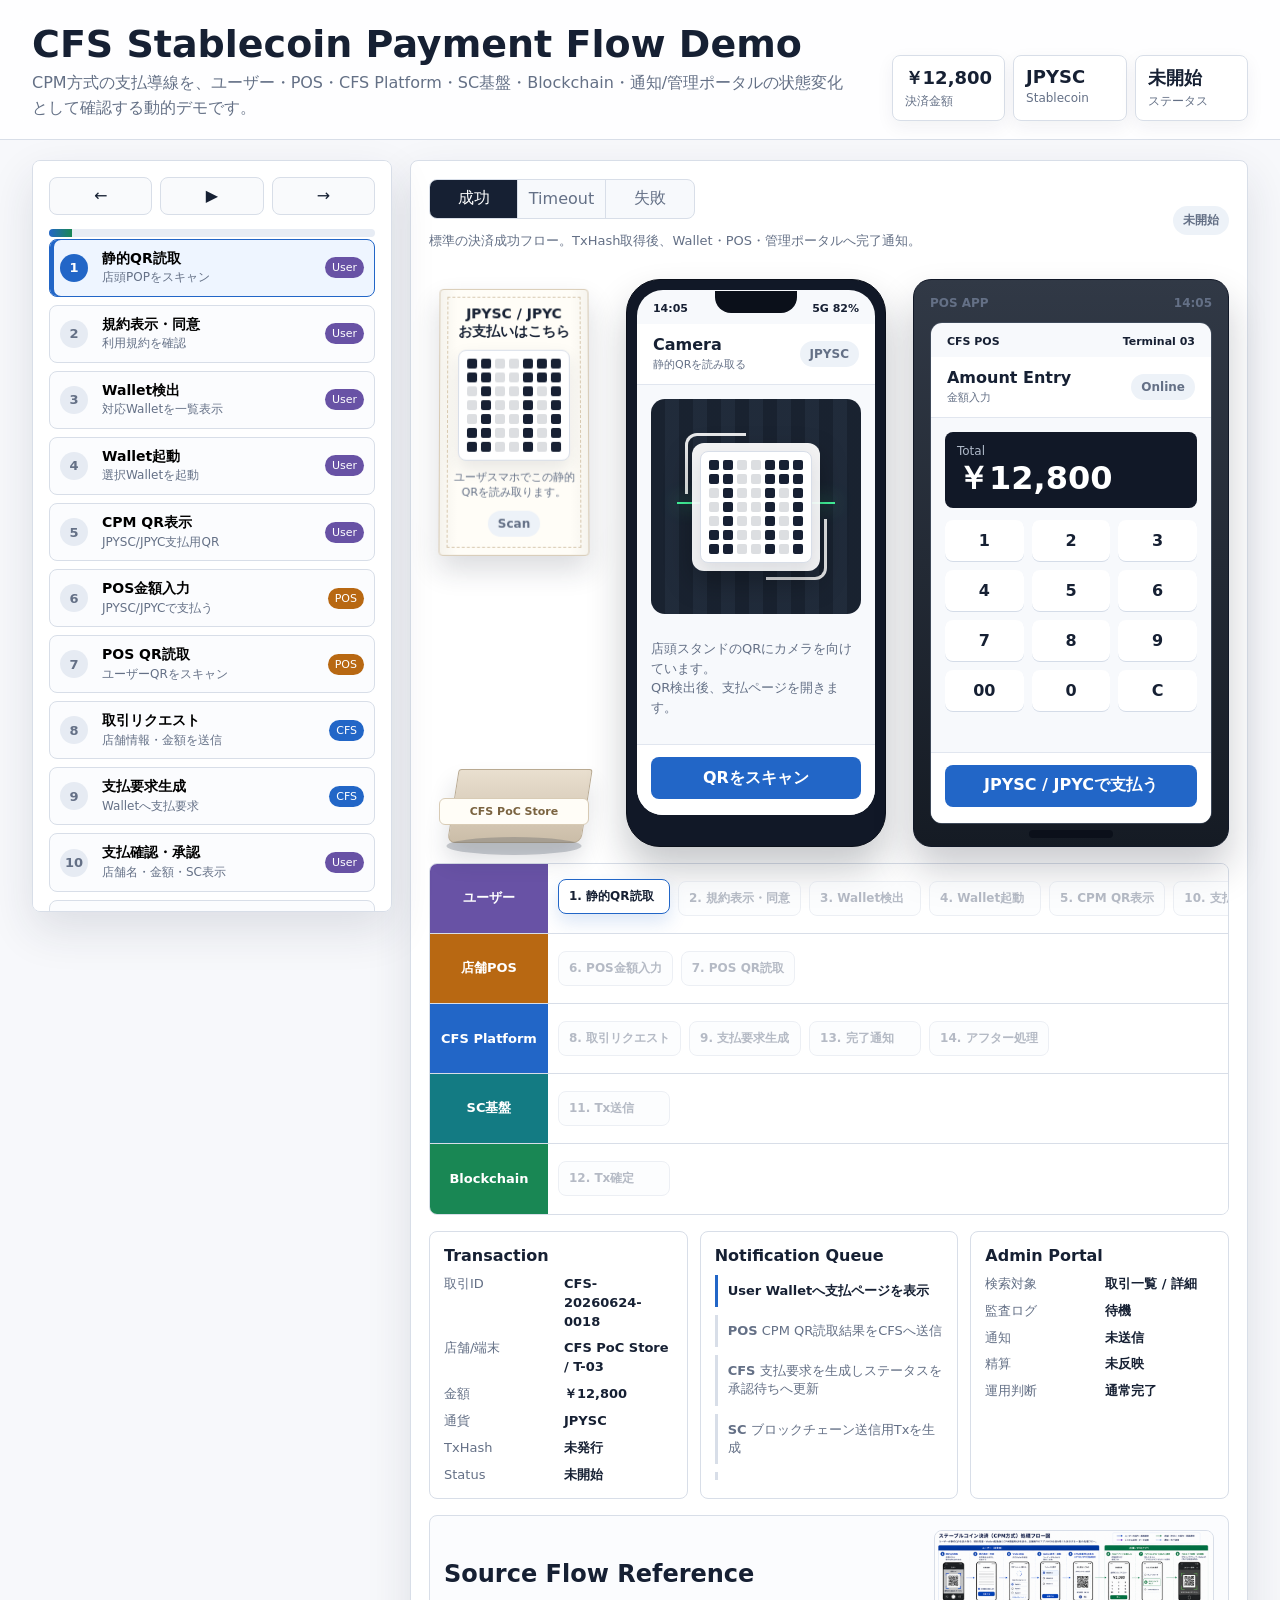
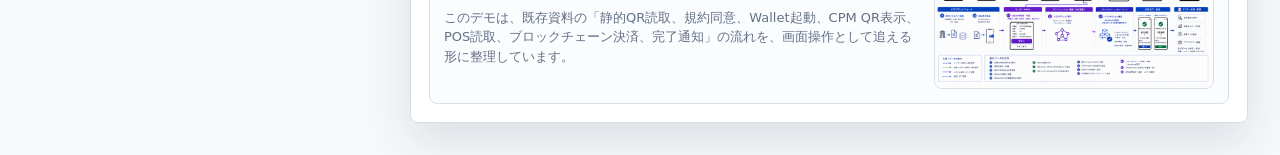
<file: CFS_SC_Demo/index.html>
<!doctype html>
<html lang="ja">
<head>
  <meta charset="utf-8">
  <meta name="viewport" content="width=device-width, initial-scale=1">
  <title>CFS Stablecoin Payment Flow Demo</title>
  <style>
    :root {
      --ink: #162033;
      --muted: #647086;
      --line: #d8dee8;
      --paper: #f7f8fb;
      --panel: #ffffff;
      --blue: #2266c7;
      --green: #198754;
      --amber: #b86812;
      --red: #c73a3a;
      --teal: #137b83;
      --violet: #6852a5;
      --shadow: 0 18px 45px rgba(29, 42, 68, 0.12);
    }

    * {
      box-sizing: border-box;
    }

    body {
      margin: 0;
      background: var(--paper);
      color: var(--ink);
      font-family: Inter, ui-sans-serif, system-ui, -apple-system, BlinkMacSystemFont, "Segoe UI", sans-serif;
      letter-spacing: 0;
    }

    button,
    input,
    select {
      font: inherit;
    }

    .app {
      min-height: 100vh;
      display: grid;
      grid-template-rows: auto 1fr;
    }

    header {
      display: grid;
      gap: 16px;
      grid-template-columns: 1fr auto;
      align-items: end;
      padding: 24px 32px 18px;
      border-bottom: 1px solid var(--line);
      background: rgba(255, 255, 255, 0.86);
      backdrop-filter: blur(14px);
      position: sticky;
      top: 0;
      z-index: 10;
    }

    h1 {
      margin: 0 0 6px;
      font-size: clamp(24px, 3vw, 38px);
      line-height: 1.08;
    }

    .lede {
      margin: 0;
      color: var(--muted);
      max-width: 820px;
      line-height: 1.55;
    }

    .header-metrics {
      display: grid;
      grid-template-columns: repeat(3, minmax(90px, 1fr));
      gap: 8px;
      min-width: 330px;
    }

    .metric {
      background: var(--panel);
      border: 1px solid var(--line);
      border-radius: 8px;
      padding: 10px 12px;
      box-shadow: 0 6px 18px rgba(29, 42, 68, 0.06);
    }

    .metric strong {
      display: block;
      font-size: 18px;
    }

    .metric span {
      color: var(--muted);
      font-size: 12px;
    }

    main {
      display: grid;
      grid-template-columns: minmax(290px, 360px) minmax(0, 1fr);
      gap: 18px;
      padding: 20px 32px 32px;
    }

    .sidebar,
    .stage,
    .panel {
      background: var(--panel);
      border: 1px solid var(--line);
      border-radius: 8px;
      box-shadow: var(--shadow);
    }

    .sidebar {
      padding: 16px;
      align-self: start;
      position: sticky;
      top: 124px;
      max-height: calc(100vh - 148px);
      overflow: auto;
    }

    .controls {
      display: grid;
      grid-template-columns: repeat(3, 1fr);
      gap: 8px;
      margin-bottom: 14px;
    }

    .icon-btn {
      border: 1px solid var(--line);
      border-radius: 8px;
      background: #f9fafc;
      color: var(--ink);
      min-height: 38px;
      cursor: pointer;
    }

    .icon-btn:hover {
      border-color: #aeb8c8;
      background: #fff;
    }

    .step-list {
      display: grid;
      gap: 8px;
    }

    .step {
      display: grid;
      grid-template-columns: 32px 1fr auto;
      gap: 10px;
      align-items: center;
      border: 1px solid var(--line);
      border-radius: 8px;
      padding: 10px;
      background: #fbfcfe;
      cursor: pointer;
      text-align: left;
    }

    .step:hover {
      border-color: #aeb8c8;
    }

    .step.active {
      border-color: var(--blue);
      background: #eef5ff;
      box-shadow: inset 4px 0 0 var(--blue);
    }

    .step.done {
      background: #f2fbf6;
    }

    .step-number {
      width: 28px;
      height: 28px;
      display: grid;
      place-items: center;
      border-radius: 50%;
      background: #e6ebf3;
      color: var(--muted);
      font-weight: 700;
      font-size: 13px;
    }

    .step.active .step-number {
      background: var(--blue);
      color: #fff;
    }

    .step.done .step-number {
      background: var(--green);
      color: #fff;
    }

    .step-title {
      display: block;
      font-weight: 700;
      font-size: 14px;
      line-height: 1.25;
    }

    .step-note {
      display: block;
      color: var(--muted);
      font-size: 12px;
      line-height: 1.3;
      margin-top: 3px;
    }

    .lane-tag {
      border-radius: 999px;
      padding: 4px 7px;
      color: #fff;
      font-size: 11px;
      white-space: nowrap;
    }

    .lane-user { background: var(--violet); }
    .lane-pos { background: var(--amber); }
    .lane-cfs { background: var(--blue); }
    .lane-sc { background: var(--teal); }
    .lane-chain { background: var(--green); }

    .stage {
      padding: 18px;
      min-width: 0;
    }

    .scenario-bar {
      display: grid;
      grid-template-columns: minmax(0, 1fr) auto;
      gap: 12px;
      align-items: center;
      margin-bottom: 16px;
    }

    .segmented {
      display: inline-grid;
      grid-template-columns: repeat(3, minmax(88px, 1fr));
      border: 1px solid var(--line);
      border-radius: 8px;
      overflow: hidden;
      background: #f7f9fc;
      max-width: 420px;
    }

    .segmented button {
      border: 0;
      border-right: 1px solid var(--line);
      background: transparent;
      min-height: 38px;
      cursor: pointer;
      color: var(--muted);
    }

    .segmented button:last-child {
      border-right: 0;
    }

    .segmented button.active {
      background: var(--ink);
      color: #fff;
    }

    .scenario-meta {
      color: var(--muted);
      font-size: 13px;
      line-height: 1.4;
    }

    .workspace {
      display: grid;
      grid-template-columns: 1fr;
      gap: 16px;
      align-items: stretch;
    }

    .checkout-scene {
      display: grid;
      grid-template-columns: 170px minmax(0, 1fr);
      gap: 14px;
      min-width: 0;
      align-items: stretch;
    }

    .device-pair {
      display: grid;
      grid-template-columns: minmax(240px, 0.95fr) minmax(300px, 1.05fr);
      gap: 14px;
      min-width: 0;
    }

    .qr-stand {
      display: grid;
      grid-template-rows: auto 1fr auto;
      gap: 10px;
      align-content: start;
      min-height: 300px;
      padding: 0 10px 12px;
      border: 0;
      background: transparent;
      box-shadow: none;
      position: relative;
      overflow: visible;
      perspective: 700px;
    }

    .qr-stand::before {
      content: "";
      position: absolute;
      left: 18px;
      right: 18px;
      bottom: 4px;
      height: 72px;
      transform: skewX(-9deg);
      transform-origin: bottom;
      background: linear-gradient(180deg, #e9dfcf, #cbbda8);
      border: 1px solid #b9aa92;
      border-radius: 3px 3px 8px 8px;
      box-shadow: 0 16px 24px rgba(31, 39, 55, 0.16);
    }

    .qr-stand::after {
      content: "";
      position: absolute;
      left: 50%;
      bottom: -8px;
      width: 135px;
      height: 18px;
      transform: translateX(-50%);
      border-radius: 50%;
      background: rgba(33, 45, 67, 0.22);
    }

    .qr-stand > .device-head {
      display: none;
    }

    .stand-card {
      position: relative;
      z-index: 1;
      display: grid;
      gap: 10px;
      justify-items: center;
      align-content: start;
      padding: 16px 12px 18px;
      margin-top: 8px;
      min-height: 228px;
      border-radius: 4px;
      background:
        linear-gradient(90deg, rgba(0, 0, 0, 0.04), transparent 12%, transparent 88%, rgba(0, 0, 0, 0.035)),
        #fffdf7;
      border: 1px solid #d8cbb5;
      box-shadow: 0 14px 28px rgba(31, 39, 55, 0.16);
      transform: rotateX(2deg);
    }

    .stand-card::before {
      content: "";
      position: absolute;
      inset: 7px;
      border: 1px dashed #d7c8af;
      pointer-events: none;
    }

    .stand-title {
      margin: 0;
      font-size: 14px;
      font-weight: 850;
      text-align: center;
      line-height: 1.25;
    }

    .stand-caption {
      margin: 0;
      color: var(--muted);
      font-size: 11px;
      line-height: 1.35;
      text-align: center;
    }

    .stand-base-label {
      position: relative;
      z-index: 1;
      margin: auto 0 0;
      padding: 6px 8px;
      border-radius: 6px;
      background: #fffdf7;
      border: 1px solid #d8cbb5;
      color: #7a6340;
      font-size: 11px;
      font-weight: 800;
      text-align: center;
    }

    .device {
      border: 1px solid var(--line);
      border-radius: 8px;
      padding: 12px;
      background: #fbfcfe;
      min-height: 360px;
      display: grid;
      gap: 12px;
      align-content: start;
    }

    .phone-device {
      width: min(100%, 260px);
      justify-self: center;
      border-radius: 34px;
      padding: 10px;
      background: #111827;
      border: 1px solid #0b101a;
      box-shadow: 0 22px 38px rgba(17, 24, 39, 0.24);
      position: relative;
    }

    .phone-device::before {
      content: "";
      position: absolute;
      top: 11px;
      left: 50%;
      width: 82px;
      height: 22px;
      transform: translateX(-50%);
      border-radius: 0 0 16px 16px;
      background: #0b101a;
      z-index: 3;
    }

    .phone-device .device-head {
      display: none;
    }

    .pos-device {
      border-radius: 18px;
      padding: 16px 16px 22px;
      background: linear-gradient(180deg, #313946, #151b24);
      border: 1px solid #111827;
      box-shadow: 0 22px 38px rgba(17, 24, 39, 0.22);
      position: relative;
    }

    .pos-device::after {
      content: "";
      width: 84px;
      height: 8px;
      border-radius: 999px;
      background: #0b101a;
      position: absolute;
      left: 50%;
      bottom: 8px;
      transform: translateX(-50%);
    }

    .device-head {
      display: flex;
      align-items: center;
      justify-content: space-between;
      gap: 10px;
      color: var(--muted);
      font-size: 12px;
      text-transform: uppercase;
      font-weight: 800;
    }

    .screen {
      border: 1px solid #cbd4e3;
      border-radius: 8px;
      background: #fff;
      min-height: 205px;
      padding: 14px;
      display: grid;
      gap: 12px;
      align-content: start;
      overflow: hidden;
    }

    .phone-screen {
      min-height: 500px;
      border-radius: 26px;
      border: 0;
      padding: 0;
      background: #f7f9fc;
      overflow: hidden;
      display: block;
    }

    .pos-screen {
      min-height: 500px;
      border-radius: 12px;
      border: 1px solid #3f4a5a;
      padding: 0;
      background: #eef2f7;
      overflow: hidden;
      display: block;
    }

    .mobile-ui,
    .pos-ui {
      min-height: 500px;
      display: grid;
      grid-template-rows: auto 1fr auto;
      background: #f7f9fc;
    }

    .phone-status,
    .pos-status {
      display: flex;
      justify-content: space-between;
      align-items: center;
      gap: 10px;
      min-height: 34px;
      padding: 10px 16px 6px;
      font-size: 11px;
      font-weight: 800;
      color: #172033;
    }

    .phone-appbar,
    .pos-appbar {
      display: flex;
      align-items: center;
      justify-content: space-between;
      gap: 10px;
      padding: 12px 16px;
      border-bottom: 1px solid #e1e6ef;
      background: #fff;
    }

    .app-title {
      display: block;
      font-weight: 850;
      line-height: 1.15;
    }

    .app-subtitle {
      display: block;
      color: var(--muted);
      font-size: 11px;
      margin-top: 3px;
    }

    .mobile-content,
    .pos-content {
      display: grid;
      gap: 12px;
      align-content: start;
      padding: 14px;
    }

    .mobile-bottom,
    .pos-bottom {
      display: grid;
      gap: 8px;
      padding: 12px 14px 16px;
      background: #fff;
      border-top: 1px solid #e1e6ef;
    }

    .primary-action,
    .secondary-action,
    .keypad-key {
      border: 0;
      border-radius: 8px;
      font-weight: 850;
      min-height: 42px;
      cursor: pointer;
    }

    .primary-action {
      background: var(--blue);
      color: #fff;
    }

    .secondary-action {
      background: #e9edf4;
      color: var(--ink);
    }

    .camera-view {
      min-height: 215px;
      border-radius: 14px;
      overflow: hidden;
      position: relative;
      background:
        linear-gradient(rgba(7, 12, 20, 0.18), rgba(7, 12, 20, 0.18)),
        repeating-linear-gradient(90deg, #1d2736 0 14px, #263243 14px 28px);
      display: grid;
      place-items: center;
      color: #fff;
    }

    .camera-view::before,
    .camera-view::after {
      content: "";
      position: absolute;
      width: 58px;
      height: 58px;
      border-color: rgba(255, 255, 255, 0.9);
      border-style: solid;
    }

    .camera-view::before {
      top: 34px;
      left: 34px;
      border-width: 3px 0 0 3px;
      border-radius: 12px 0 0 0;
    }

    .camera-view::after {
      right: 34px;
      bottom: 34px;
      border-width: 0 3px 3px 0;
      border-radius: 0 0 12px 0;
    }

    .scan-line {
      position: absolute;
      left: 26px;
      right: 26px;
      top: 48%;
      height: 2px;
      background: #42f59b;
      box-shadow: 0 0 18px rgba(66, 245, 155, 0.86);
      animation: scanMove 1.6s ease-in-out infinite alternate;
    }

    @keyframes scanMove {
      from { transform: translateY(-52px); }
      to { transform: translateY(52px); }
    }

    .camera-target {
      position: relative;
      z-index: 1;
      display: grid;
      place-items: center;
      width: 128px;
      height: 128px;
      border-radius: 12px;
      background: rgba(255, 255, 255, 0.94);
      box-shadow: 0 12px 28px rgba(0, 0, 0, 0.28);
    }

    .wallet-card,
    .pos-card {
      border: 1px solid #e0e6f0;
      border-radius: 8px;
      padding: 12px;
      background: #fff;
      display: grid;
      gap: 8px;
    }

    .terms-document {
      border: 1px solid #d9e1ee;
      border-radius: 8px;
      background: #fff;
      max-height: 255px;
      overflow: auto;
      padding: 13px;
      display: grid;
      gap: 11px;
      box-shadow: inset 0 1px 0 rgba(255, 255, 255, 0.85);
    }

    .terms-document h3 {
      margin: 0;
      font-size: 15px;
      line-height: 1.25;
    }

    .terms-clause {
      border-top: 1px solid #e7ecf4;
      padding-top: 9px;
      display: grid;
      gap: 4px;
    }

    .terms-clause strong {
      font-size: 12px;
      color: var(--ink);
    }

    .terms-clause p {
      margin: 0;
      color: var(--muted);
      font-size: 11px;
      line-height: 1.45;
    }

    .terms-check {
      display: flex;
      gap: 8px;
      align-items: flex-start;
      border-radius: 8px;
      background: #f1f5fb;
      padding: 10px;
      font-size: 12px;
      line-height: 1.35;
      color: var(--muted);
    }

    .terms-check span:first-child {
      display: grid;
      place-items: center;
      flex: 0 0 18px;
      width: 18px;
      height: 18px;
      border-radius: 5px;
      background: var(--blue);
      color: #fff;
      font-size: 12px;
      font-weight: 850;
    }

    .wallet-balance {
      font-size: 25px;
      font-weight: 850;
      line-height: 1.1;
    }

    .merchant-line {
      display: flex;
      justify-content: space-between;
      gap: 10px;
      color: var(--muted);
      font-size: 12px;
      line-height: 1.4;
    }

    .merchant-line strong {
      color: var(--ink);
    }

    .wallet-list,
    .receipt-list {
      display: grid;
      gap: 7px;
    }

    .wallet-row,
    .receipt-row {
      display: flex;
      justify-content: space-between;
      gap: 10px;
      padding: 9px 10px;
      border-radius: 8px;
      background: #f1f4f8;
      font-size: 12px;
      color: var(--muted);
    }

    .wallet-row strong,
    .receipt-row strong {
      color: var(--ink);
    }

    .keypad {
      display: grid;
      grid-template-columns: repeat(3, 1fr);
      gap: 8px;
    }

    .keypad-key {
      background: #fff;
      color: var(--ink);
      box-shadow: inset 0 -1px 0 #d4dce8;
    }

    .pos-total {
      border-radius: 8px;
      padding: 12px;
      background: #111827;
      color: #fff;
    }

    .pos-total span {
      display: block;
      color: #aeb8c8;
      font-size: 12px;
    }

    .pos-total strong {
      display: block;
      font-size: 32px;
      line-height: 1.05;
      margin-top: 4px;
    }

    .pos-camera .camera-view {
      min-height: 260px;
      background:
        linear-gradient(rgba(8, 13, 22, 0.08), rgba(8, 13, 22, 0.2)),
        repeating-linear-gradient(0deg, #364154 0 18px, #2a3445 18px 36px);
    }

    .amount {
      font-size: 34px;
      font-weight: 850;
      line-height: 1;
    }

    .subtle {
      color: var(--muted);
      font-size: 13px;
      line-height: 1.5;
    }

    .qr {
      width: 116px;
      aspect-ratio: 1;
      display: grid;
      grid-template-columns: repeat(7, 1fr);
      gap: 4px;
      padding: 8px;
      border: 1px solid var(--line);
      border-radius: 8px;
      background: #fff;
    }

    .qr i {
      background: #172033;
      border-radius: 2px;
      opacity: 0.15;
    }

    .qr i.on {
      opacity: 1;
    }

    .qr.stand-qr {
      width: min(100%, 112px);
      box-shadow: 0 8px 18px rgba(29, 42, 68, 0.1);
    }

    .status-pill {
      display: inline-flex;
      align-items: center;
      gap: 6px;
      border-radius: 999px;
      padding: 6px 10px;
      font-size: 12px;
      font-weight: 800;
      width: fit-content;
      background: #edf2f8;
      color: var(--muted);
    }

    .status-pill.ok {
      background: #e9f8ef;
      color: var(--green);
    }

    .status-pill.warn {
      background: #fff4e1;
      color: var(--amber);
    }

    .status-pill.fail {
      background: #fff0f0;
      color: var(--red);
    }

    .flow-panel {
      display: grid;
      gap: 14px;
    }

    .lane-board {
      border: 1px solid var(--line);
      border-radius: 8px;
      overflow: hidden;
    }

    .lane-row {
      display: grid;
      grid-template-columns: 118px 1fr;
      border-bottom: 1px solid var(--line);
      min-height: 70px;
    }

    .lane-row:last-child {
      border-bottom: 0;
    }

    .lane-name {
      display: grid;
      place-items: center;
      padding: 10px;
      font-size: 13px;
      font-weight: 800;
      color: #fff;
    }

    .lane-user-bg { background: var(--violet); }
    .lane-pos-bg { background: var(--amber); }
    .lane-cfs-bg { background: var(--blue); }
    .lane-sc-bg { background: var(--teal); }
    .lane-chain-bg { background: var(--green); }

    .lane-events {
      display: flex;
      align-items: center;
      gap: 8px;
      overflow: auto;
      padding: 10px;
      background: #fff;
    }

    .event-chip {
      flex: 0 0 auto;
      border: 1px solid var(--line);
      border-radius: 8px;
      padding: 8px 10px;
      min-width: 112px;
      background: #f9fafc;
      color: var(--muted);
      font-size: 12px;
      font-weight: 700;
      opacity: 0.48;
      transition: 180ms ease;
    }

    .event-chip.active {
      opacity: 1;
      transform: translateY(-2px);
      color: var(--ink);
      background: #fff;
      border-color: var(--blue);
      box-shadow: 0 8px 18px rgba(34, 102, 199, 0.16);
    }

    .detail-grid {
      display: grid;
      grid-template-columns: repeat(3, minmax(0, 1fr));
      gap: 12px;
      margin-top: 16px;
    }

    .panel {
      box-shadow: none;
      padding: 14px;
      min-width: 0;
    }

    .panel h2 {
      margin: 0 0 10px;
      font-size: 16px;
    }

    .kv {
      display: grid;
      grid-template-columns: 110px 1fr;
      gap: 8px 10px;
      color: var(--muted);
      font-size: 13px;
      line-height: 1.45;
    }

    .kv strong {
      color: var(--ink);
      font-weight: 800;
    }

    .log-list {
      display: grid;
      gap: 8px;
      max-height: 205px;
      overflow: auto;
    }

    .log-item {
      border-left: 3px solid var(--line);
      padding: 7px 0 7px 10px;
      color: var(--muted);
      font-size: 13px;
      line-height: 1.4;
    }

    .log-item.hot {
      border-color: var(--blue);
      color: var(--ink);
      font-weight: 700;
    }

    .reference {
      margin-top: 16px;
      display: grid;
      grid-template-columns: minmax(0, 1fr) 280px;
      gap: 14px;
      align-items: center;
      border: 1px solid var(--line);
      border-radius: 8px;
      padding: 14px;
      background: #fbfcfe;
    }

    .reference img {
      width: 100%;
      border-radius: 8px;
      border: 1px solid var(--line);
      background: #fff;
    }

    .progress-wrap {
      height: 8px;
      background: #e7ecf4;
      border-radius: 999px;
      overflow: hidden;
      margin: 10px 0 2px;
    }

    .progress {
      height: 100%;
      width: 0;
      background: linear-gradient(90deg, var(--blue), var(--green));
      transition: width 220ms ease;
    }

    @media (max-width: 1120px) {
      header,
      main {
        padding-left: 18px;
        padding-right: 18px;
      }

      header,
      main,
      .workspace,
      .checkout-scene,
      .device-pair,
      .detail-grid,
      .reference {
        grid-template-columns: 1fr;
      }

      .sidebar {
        position: static;
        max-height: none;
      }

      .header-metrics {
        min-width: 0;
      }
    }

    @media (max-width: 620px) {
      header {
        padding-top: 18px;
      }

      .header-metrics,
      .controls,
      .segmented {
        grid-template-columns: 1fr;
      }

      .scenario-bar {
        grid-template-columns: 1fr;
      }

      .lane-row {
        grid-template-columns: 92px 1fr;
      }

      .kv {
        grid-template-columns: 1fr;
      }
    }
  </style>
</head>
<body>
  <div class="app">
    <header>
      <div>
        <h1>CFS Stablecoin Payment Flow Demo</h1>
        <p class="lede">CPM方式の支払導線を、ユーザー・POS・CFS Platform・SC基盤・Blockchain・通知/管理ポータルの状態変化として確認する動的デモです。</p>
      </div>
      <div class="header-metrics" aria-label="payment summary">
        <div class="metric"><strong id="metricAmount">¥12,800</strong><span>決済金額</span></div>
        <div class="metric"><strong id="metricCoin">JPYSC</strong><span>Stablecoin</span></div>
        <div class="metric"><strong id="metricStatus">未開始</strong><span>ステータス</span></div>
      </div>
    </header>

    <main>
      <aside class="sidebar">
        <div class="controls" aria-label="demo controls">
          <button class="icon-btn" id="prevBtn" title="Previous step" aria-label="Previous step">←</button>
          <button class="icon-btn" id="playBtn" title="Auto play" aria-label="Auto play">▶</button>
          <button class="icon-btn" id="nextBtn" title="Next step" aria-label="Next step">→</button>
        </div>
        <div class="progress-wrap" aria-label="flow progress"><div class="progress" id="progress"></div></div>
        <div class="step-list" id="stepList"></div>
      </aside>

      <section class="stage">
        <div class="scenario-bar">
          <div>
            <div class="segmented" role="tablist" aria-label="scenario selector">
              <button class="active" data-scenario="success">成功</button>
              <button data-scenario="timeout">Timeout</button>
              <button data-scenario="failure">失敗</button>
            </div>
            <p class="scenario-meta" id="scenarioMeta">標準の決済成功フロー。TxHash取得後、Wallet・POS・管理ポータルへ完了通知。</p>
          </div>
          <span class="status-pill" id="globalPill">Ready</span>
        </div>

        <div class="workspace">
          <div class="checkout-scene">
            <aside class="qr-stand" aria-label="Static QR stand">
              <div class="device-head"><span>Static QR</span><span>Store</span></div>
              <div class="stand-card" id="standScreen"></div>
              <div class="stand-base-label">CFS PoC Store</div>
            </aside>

            <div class="device-pair">
              <article class="device phone-device">
                <div class="device-head"><span>User Smartphone</span><span>Wallet</span></div>
                <div class="screen phone-screen" id="walletScreen"></div>
              </article>

              <article class="device pos-device">
                <div class="device-head"><span>POS APP</span><span id="posClock">14:05</span></div>
                <div class="screen pos-screen" id="posScreen"></div>
              </article>
            </div>
          </div>

          <div class="flow-panel">
            <div class="lane-board" id="laneBoard"></div>
          </div>
        </div>

        <div class="detail-grid">
          <article class="panel">
            <h2>Transaction</h2>
            <div class="kv" id="transactionKv"></div>
          </article>
          <article class="panel">
            <h2>Notification Queue</h2>
            <div class="log-list" id="notificationLog"></div>
          </article>
          <article class="panel">
            <h2>Admin Portal</h2>
            <div class="kv" id="adminKv"></div>
          </article>
        </div>

        <div class="reference">
          <div>
            <h2>Source Flow Reference</h2>
            <p class="subtle">このデモは、既存資料の「静的QR読取、規約同意、Wallet起動、CPM QR表示、POS読取、ブロックチェーン決済、完了通知」の流れを、画面操作として追える形に整理しています。</p>
          </div>
          <img src="assets/process-flow-imagegen-v2.png" alt="Stablecoin payment process flow reference">
        </div>
      </section>
    </main>
  </div>

  <script>
    const steps = [
      { id: 1, lane: "user", title: "静的QR読取", note: "店頭POPをスキャン", status: "未開始" },
      { id: 2, lane: "user", title: "規約表示・同意", note: "利用規約を確認", status: "同意待ち" },
      { id: 3, lane: "user", title: "Wallet検出", note: "対応Walletを一覧表示", status: "Wallet選択" },
      { id: 4, lane: "user", title: "Wallet起動", note: "選択Walletを起動", status: "Wallet起動" },
      { id: 5, lane: "user", title: "CPM QR表示", note: "JPYSC/JPYC支払用QR", status: "QR表示中" },
      { id: 6, lane: "pos", title: "POS金額入力", note: "JPYSC/JPYCで支払う", status: "POS入力" },
      { id: 7, lane: "pos", title: "POS QR読取", note: "ユーザーQRをスキャン", status: "QR読取" },
      { id: 8, lane: "cfs", title: "取引リクエスト", note: "店舗情報・金額を送信", status: "受付" },
      { id: 9, lane: "cfs", title: "支払要求生成", note: "Walletへ支払要求", status: "要求生成" },
      { id: 10, lane: "user", title: "支払確認・承認", note: "店舗名・金額・SC表示", status: "承認待ち" },
      { id: 11, lane: "sc", title: "Tx送信", note: "Avalanche想定", status: "送信中" },
      { id: 12, lane: "chain", title: "Tx確定", note: "決済結果をCFSへ返却", status: "確認中" },
      { id: 13, lane: "cfs", title: "完了通知", note: "Wallet・POSへ表示", status: "通知" },
      { id: 14, lane: "cfs", title: "アフター処理", note: "履歴保存・レポート・精算", status: "完了" }
    ];

    const lanes = [
      ["user", "ユーザー", "lane-user-bg"],
      ["pos", "店舗POS", "lane-pos-bg"],
      ["cfs", "CFS Platform", "lane-cfs-bg"],
      ["sc", "SC基盤", "lane-sc-bg"],
      ["chain", "Blockchain", "lane-chain-bg"]
    ];

    const scenarioCopy = {
      success: "標準の決済成功フロー。TxHash取得後、Wallet・POS・管理ポータルへ完了通知。",
      timeout: "Tx確定待ちでタイムアウト。CFSは照会APIで再確認し、POSへ再確認ステータスを返します。",
      failure: "Wallet承認後の送信で失敗。CFSは失敗通知、ログ、再試行/取消の運用判断を残します。"
    };

    const state = {
      current: 0,
      timer: null,
      scenario: "success",
      amount: 12800,
      coin: "JPYSC",
      txId: "CFS-20260624-0018",
      txHash: "0x7c9d...4a21",
      keypadText: ""
    };

    const $ = (selector) => document.querySelector(selector);
    const stepList = $("#stepList");
    const laneBoard = $("#laneBoard");
    const standScreen = $("#standScreen");
    const posScreen = $("#posScreen");
    const walletScreen = $("#walletScreen");
    const metricStatus = $("#metricStatus");
    const metricAmount = $("#metricAmount");
    const metricCoin = $("#metricCoin");
    const globalPill = $("#globalPill");
    const progress = $("#progress");

    function formatYen(value) {
      return new Intl.NumberFormat("ja-JP", { style: "currency", currency: "JPY", maximumFractionDigits: 0 }).format(value);
    }

    function buildQr(seed) {
      const cells = Array.from({ length: 49 }, (_, i) => {
        const on = ((i * 17 + seed * 11) % 7) < 3 || [0, 1, 7, 8, 5, 6, 12, 13, 35, 36, 42, 43].includes(i);
        return `<i class="${on ? "on" : ""}"></i>`;
      }).join("");
      return `<div class="qr ${seed === 1 ? "stand-qr" : ""}" aria-label="sample QR">${cells}</div>`;
    }

    function renderSteps() {
      stepList.innerHTML = steps.map((step, index) => `
        <button class="step ${index === state.current ? "active" : ""} ${index < state.current ? "done" : ""}" data-step="${index}">
          <span class="step-number">${step.id}</span>
          <span><span class="step-title">${step.title}</span><span class="step-note">${step.note}</span></span>
          <span class="lane-tag lane-${step.lane}">${laneLabel(step.lane)}</span>
        </button>
      `).join("");

      stepList.querySelectorAll(".step").forEach((button) => {
        button.addEventListener("click", () => {
          stopAuto();
          state.current = Number(button.dataset.step);
          render();
        });
      });
    }

    function laneLabel(lane) {
      return {
        user: "User",
        pos: "POS",
        cfs: "CFS",
        sc: "SC",
        chain: "Chain"
      }[lane];
    }

    function renderLanes() {
      laneBoard.innerHTML = lanes.map(([lane, name, bg]) => `
        <div class="lane-row">
          <div class="lane-name ${bg}">${name}</div>
          <div class="lane-events">
            ${steps.filter((step) => step.lane === lane).map((step, idx) => {
              const originalIndex = steps.indexOf(step);
              return `<div class="event-chip ${originalIndex <= state.current ? "active" : ""}">${step.id}. ${step.title}</div>`;
            }).join("")}
          </div>
        </div>
      `).join("");
    }

    function bindDeviceActions() {
      document.querySelectorAll("[data-target-step]").forEach((button) => {
        button.addEventListener("click", () => {
          stopAuto();
          const target = Number(button.dataset.targetStep);
          if (Number.isFinite(target)) {
            if (button.dataset.commitAmount === "true" && state.keypadText) {
              const enteredAmount = Number(state.keypadText);
              if (Number.isFinite(enteredAmount) && enteredAmount > 0) {
                state.amount = enteredAmount;
              }
            }
            const nextTarget = target <= state.current ? state.current + 1 : target;
            state.current = Math.max(0, Math.min(steps.length - 1, nextTarget));
            render();
          }
        });
      });

      document.querySelectorAll("[data-keypad]").forEach((button) => {
        button.addEventListener("click", () => {
          const key = button.dataset.keypad;
          state.keypadText = key === "C" ? "" : `${state.keypadText}${key}`.slice(0, 8);
          render();
        });
      });
    }

    function scenarioStatus() {
      if (state.scenario === "timeout" && state.current >= 11) return { label: "要再確認", cls: "warn" };
      if (state.scenario === "failure" && state.current >= 10) return { label: "失敗", cls: "fail" };
      if (state.current >= 13) return { label: "完了", cls: "ok" };
      if (state.current >= 8) return { label: "処理中", cls: "warn" };
      return { label: steps[state.current].status, cls: "" };
    }

    function renderStand() {
      const isRead = state.current > 0;
      standScreen.innerHTML = `
        <p class="stand-title">JPYSC / JPYC<br>お支払いはこちら</p>
        ${buildQr(1)}
        <p class="stand-caption">${isRead ? "読み取り済み。スマホ側で規約確認へ進みます。" : "ユーザスマホでこの静的QRを読み取ります。"}</p>
        <span class="status-pill ${isRead ? "ok" : ""}">${isRead ? "Read" : "Scan"}</span>
      `;
    }

    function mobileShell(title, subtitle, content, footer = "") {
      return `
        <div class="mobile-ui">
          <div>
            <div class="phone-status"><span>14:05</span><span>5G  82%</span></div>
            <div class="phone-appbar">
              <span><span class="app-title">${title}</span><span class="app-subtitle">${subtitle}</span></span>
              <span class="status-pill">${state.coin}</span>
            </div>
          </div>
          <div class="mobile-content">${content}</div>
          <div class="mobile-bottom">${footer}</div>
        </div>
      `;
    }

    function posShell(title, subtitle, content, footer = "") {
      return `
        <div class="pos-ui">
          <div>
            <div class="pos-status"><span>CFS POS</span><span>Terminal 03</span></div>
            <div class="pos-appbar">
              <span><span class="app-title">${title}</span><span class="app-subtitle">${subtitle}</span></span>
              <span class="status-pill">Online</span>
            </div>
          </div>
          <div class="pos-content">${content}</div>
          <div class="pos-bottom">${footer}</div>
        </div>
      `;
    }

    function cameraMarkup(label, detail, seed = 5) {
      return `
        <div class="camera-view">
          <span class="scan-line"></span>
          <div class="camera-target">${buildQr(seed)}</div>
        </div>
        <p class="subtle">${label}<br>${detail}</p>
      `;
    }

    function renderScreens() {
      const active = steps[state.current];
      const finalState = scenarioStatus();
      renderStand();

      if (state.current < 1) {
        walletScreen.innerHTML = mobileShell(
          "Camera",
          "静的QRを読み取る",
          cameraMarkup("店頭スタンドのQRにカメラを向けています。", "QR検出後、支払ページを開きます。", 1),
          `<button class="primary-action" data-target-step="1">QRをスキャン</button>`
        );
      } else if (state.current < 2) {
        walletScreen.innerHTML = mobileShell(
          "CFS Pay",
          "利用規約",
          `
            <div class="terms-document">
              <span class="status-pill warn">同意待ち</span>
              <h3>Stablecoin Payment Terms</h3>
              <div class="terms-clause">
                <strong>第1条 支払方法</strong>
                <p>本決済は、JPYSCまたはJPYCを用いたCPM方式の店頭決済として処理されます。</p>
              </div>
              <div class="terms-clause">
                <strong>第2条 決済確定</strong>
                <p>Wallet承認後、CFS PlatformおよびSC基盤による検証を経て、ブロックチェーン上の取引確定を確認します。</p>
              </div>
              <div class="terms-clause">
                <strong>第3条 取消・返金</strong>
                <p>決済確定後の取消または返金は、加盟店およびCFS所定の運用手続に従って処理されます。</p>
              </div>
              <div class="terms-clause">
                <strong>第4条 処理時間</strong>
                <p>ネットワーク混雑、Wallet状態、外部基盤の応答により、結果通知まで時間を要する場合があります。</p>
              </div>
              <div class="terms-check"><span>✓</span><span>上記の決済条件、返金条件、処理時間を確認しました。</span></div>
            </div>
            <div class="wallet-list">
              <div class="wallet-row"><span>店舗</span><strong>CFS PoC Store</strong></div>
              <div class="wallet-row"><span>方式</span><strong>CPM</strong></div>
            </div>
          `,
          `<button class="primary-action" data-target-step="2">同意して進む</button>`
        );
      } else if (state.current < 4) {
        walletScreen.innerHTML = mobileShell(
          "Wallet Select",
          active.title,
          `
            <div class="wallet-card">
              <span class="status-pill warn">${active.status}</span>
              <div class="wallet-balance">JPYSC Wallet</div>
              <p class="subtle">対応Walletを検出しました。Deep Linkで選択したWalletを起動します。</p>
            </div>
            <div class="wallet-list">
              <div class="wallet-row"><span>Main Wallet</span><strong>利用可能</strong></div>
              <div class="wallet-row"><span>Backup Wallet</span><strong>未接続</strong></div>
            </div>
          `,
          `<button class="primary-action" data-target-step="4">Main Walletを開く</button>`
        );
      } else if (state.current < 10) {
        walletScreen.innerHTML = mobileShell(
          "CPM QR",
          "POSに提示",
          `
            <div class="wallet-card" style="justify-items:center;text-align:center;">
              <span class="status-pill warn">POS読取待ち</span>
              ${buildQr(9)}
              <p class="subtle">このユーザーQRをPOS APPのカメラで読み取ります。</p>
            </div>
            <div class="wallet-list">
              <div class="wallet-row"><span>店舗</span><strong>CFS PoC Store</strong></div>
              <div class="wallet-row"><span>取引ID</span><strong>${state.txId}</strong></div>
            </div>
          `,
          `<button class="secondary-action" data-target-step="5">POSに提示する</button>`
        );
      } else if (state.current < 13) {
        walletScreen.innerHTML = mobileShell(
          "Payment Approval",
          "支払承認",
          `
            <div class="wallet-card">
              <span class="status-pill warn">${finalState.label}</span>
              <div class="wallet-balance">${formatYen(state.amount)}</div>
              <div class="merchant-line"><span>Merchant</span><strong>CFS PoC Store</strong></div>
              <div class="merchant-line"><span>Stablecoin</span><strong>${state.coin}</strong></div>
              <div class="merchant-line"><span>TxHash</span><strong>${state.current >= 11 ? state.txHash : "未発行"}</strong></div>
            </div>
          `,
          `<button class="primary-action" data-target-step="11">支払を承認</button>`
        );
      } else {
        walletScreen.innerHTML = mobileShell(
          "Payment Result",
          "決済結果",
          `
            <div class="wallet-card">
              <span class="status-pill ${finalState.cls}">${finalState.label}</span>
              <div class="wallet-balance">${formatYen(state.amount)}</div>
              <p class="subtle">${state.scenario === "success" ? "支払完了通知を受信しました。" : "支払結果を確認してください。"}</p>
            </div>
            <div class="receipt-list">
              <div class="receipt-row"><span>取引ID</span><strong>${state.txId}</strong></div>
              <div class="receipt-row"><span>TxHash</span><strong>${state.txHash}</strong></div>
            </div>
          `,
          `<button class="secondary-action" data-target-step="13">履歴を見る</button>`
        );
      }

      if (state.current < 6) {
        posScreen.innerHTML = posShell(
          "Amount Entry",
          "金額入力",
          `
            <div class="pos-total"><span>Total</span><strong>${state.keypadText ? `¥${state.keypadText}` : formatYen(state.amount)}</strong></div>
            <div class="keypad">
              ${["1", "2", "3", "4", "5", "6", "7", "8", "9", "00", "0", "C"].map((key) => `<button class="keypad-key" data-keypad="${key}">${key}</button>`).join("")}
            </div>
          `,
          `<button class="primary-action" data-target-step="${state.current < 5 ? 5 : 6}" data-commit-amount="true">JPYSC / JPYCで支払う</button>`
        );
      } else if (state.current < 7) {
        posScreen.innerHTML = posShell(
          "Scan Customer QR",
          "POSカメラ起動",
          `<div class="pos-camera">${cameraMarkup("ユーザーのスマホに表示されたCPM QRを読み取っています。", "店舗、端末、金額をCFS Platformへ送信します。", 9)}</div>`,
          `<button class="primary-action" data-target-step="7">QRをスキャン</button>`
        );
      } else if (state.current < 8) {
        posScreen.innerHTML = posShell(
          "QR Detected",
          "読取完了",
          `
            <div class="pos-card">
              <span class="status-pill ok">QR読取完了</span>
              <div class="receipt-row"><span>Amount</span><strong>${formatYen(state.amount)}</strong></div>
              <div class="receipt-row"><span>Coin</span><strong>${state.coin}</strong></div>
              <div class="receipt-row"><span>Terminal</span><strong>T-03</strong></div>
            </div>
          `,
          `<button class="primary-action" data-target-step="8">決済リクエスト送信</button>`
        );
      } else if (state.current < 13) {
        posScreen.innerHTML = posShell(
          "Processing",
          "決済処理中",
          `
            <div class="pos-total"><span>Total</span><strong>${formatYen(state.amount)}</strong></div>
            <div class="pos-card">
              <span class="status-pill warn">${finalState.label}</span>
              <p class="subtle">取引ID: ${state.txId}<br>CFS Platformから結果通知待ち。</p>
            </div>
            <div class="receipt-list">
              <div class="receipt-row"><span>Request</span><strong>Sent</strong></div>
              <div class="receipt-row"><span>TxHash</span><strong>${state.current >= 11 ? state.txHash : "未発行"}</strong></div>
            </div>
          `,
          `<button class="secondary-action" data-target-step="12">状態を再確認</button>`
        );
      } else {
        posScreen.innerHTML = posShell(
          "Payment Result",
          "レシート",
          `
            <div class="pos-total"><span>Total</span><strong>${formatYen(state.amount)}</strong></div>
            <div class="pos-card">
              <span class="status-pill ${finalState.cls}">${finalState.label}</span>
              <p class="subtle">レシート、取引履歴、精算データに反映済み。</p>
            </div>
            <div class="receipt-list">
              <div class="receipt-row"><span>取引ID</span><strong>${state.txId}</strong></div>
              <div class="receipt-row"><span>通知</span><strong>${state.current >= 13 ? "送信済み" : "未送信"}</strong></div>
            </div>
          `,
          `<button class="primary-action" data-target-step="13">レシート印刷</button>`
        );
      }

      bindDeviceActions();
    }

    function renderPanels() {
      const finalState = scenarioStatus();
      $("#transactionKv").innerHTML = `
        <span>取引ID</span><strong>${state.txId}</strong>
        <span>店舗/端末</span><strong>CFS PoC Store / T-03</strong>
        <span>金額</span><strong>${formatYen(state.amount)}</strong>
        <span>通貨</span><strong>${state.coin}</strong>
        <span>TxHash</span><strong>${state.current >= 11 ? state.txHash : "未発行"}</strong>
        <span>Status</span><strong>${finalState.label}</strong>
      `;

      const logs = [
        ["User", "Walletへ支払ページを表示", 1],
        ["POS", "CPM QR読取結果をCFSへ送信", 7],
        ["CFS", "支払要求を生成しステータスを承認待ちへ更新", 9],
        ["SC", "ブロックチェーン送信用Txを生成", 11],
        ["Chain", "Tx確定結果をCFSへ返却", 12],
        ["Notify", state.scenario === "success" ? "Wallet・POS・管理ポータルへ完了通知" : "Wallet・POS・管理ポータルへ例外通知", 13]
      ];
      $("#notificationLog").innerHTML = logs.map(([source, text, threshold]) => `
        <div class="log-item ${state.current + 1 >= threshold ? "hot" : ""}"><strong>${source}</strong> ${text}</div>
      `).join("");

      $("#adminKv").innerHTML = `
        <span>検索対象</span><strong>取引一覧 / 詳細</strong>
        <span>監査ログ</span><strong>${state.current >= 8 ? "記録中" : "待機"}</strong>
        <span>通知</span><strong>${state.current >= 13 ? "送信済み" : "未送信"}</strong>
        <span>精算</span><strong>${state.current >= 14 ? "レポート反映" : "未反映"}</strong>
        <span>運用判断</span><strong>${state.scenario === "timeout" ? "照会・再確認" : state.scenario === "failure" ? "再試行/取消確認" : "通常完了"}</strong>
      `;
    }

    function renderMetrics() {
      const finalState = scenarioStatus();
      metricAmount.textContent = formatYen(state.amount);
      metricCoin.textContent = state.coin;
      metricStatus.textContent = finalState.label;
      globalPill.className = `status-pill ${finalState.cls}`;
      globalPill.textContent = finalState.label;
      progress.style.width = `${((state.current + 1) / steps.length) * 100}%`;
      $("#scenarioMeta").textContent = scenarioCopy[state.scenario];
    }

    function render() {
      renderSteps();
      renderLanes();
      renderScreens();
      renderPanels();
      renderMetrics();
    }

    function stopAuto() {
      clearInterval(state.timer);
      state.timer = null;
      $("#playBtn").textContent = "▶";
    }

    function playAuto() {
      if (state.timer) {
        stopAuto();
        return;
      }
      $("#playBtn").textContent = "⏸";
      state.timer = setInterval(() => {
        if (state.current >= steps.length - 1) {
          stopAuto();
          return;
        }
        state.current += 1;
        render();
      }, 900);
    }

    $("#prevBtn").addEventListener("click", () => {
      stopAuto();
      state.current = Math.max(0, state.current - 1);
      render();
    });

    $("#nextBtn").addEventListener("click", () => {
      stopAuto();
      state.current = Math.min(steps.length - 1, state.current + 1);
      render();
    });

    $("#playBtn").addEventListener("click", playAuto);

    document.querySelectorAll(".segmented button").forEach((button) => {
      button.addEventListener("click", () => {
        document.querySelectorAll(".segmented button").forEach((b) => b.classList.remove("active"));
        button.classList.add("active");
        state.scenario = button.dataset.scenario;
        stopAuto();
        render();
      });
    });

    window.addEventListener("keydown", (event) => {
      if (event.key === "ArrowRight") $("#nextBtn").click();
      if (event.key === "ArrowLeft") $("#prevBtn").click();
      if (event.key === " ") {
        event.preventDefault();
        $("#playBtn").click();
      }
    });

    render();
  </script>
</body>
</html>
</file>
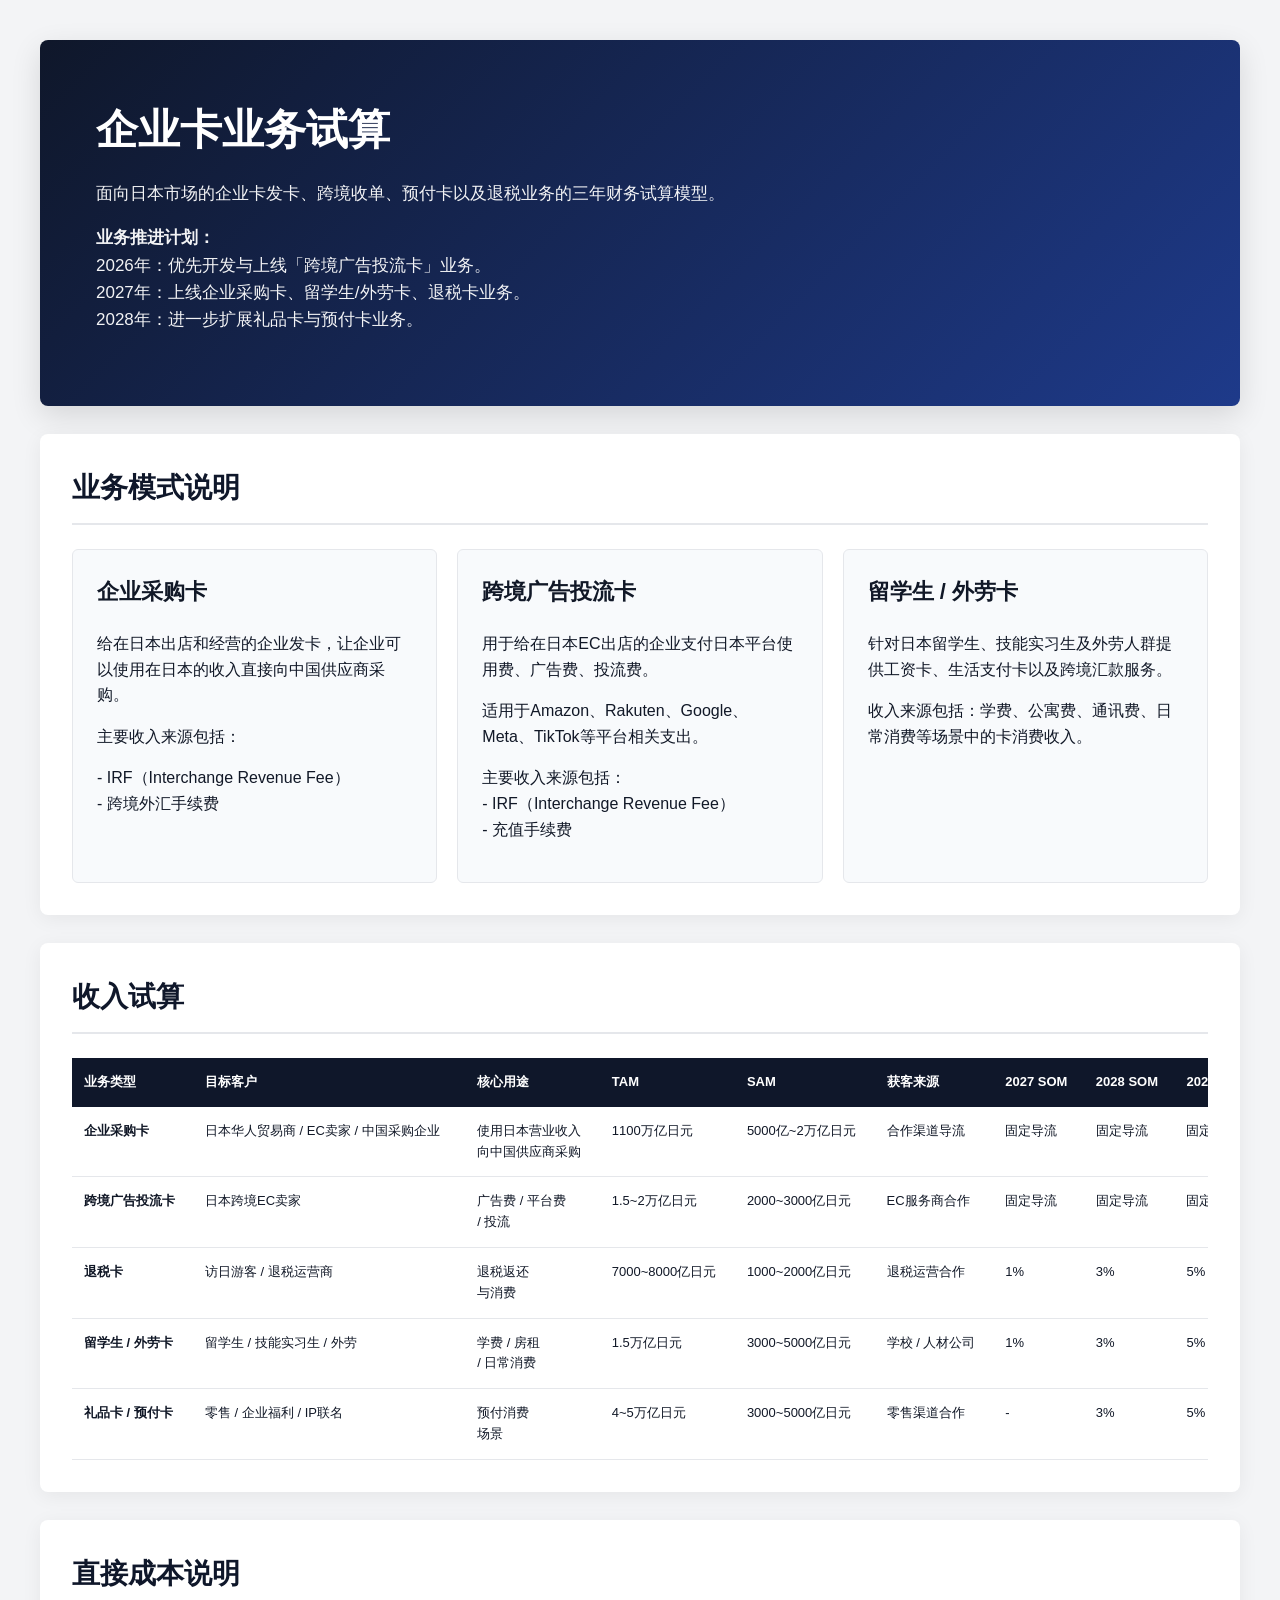
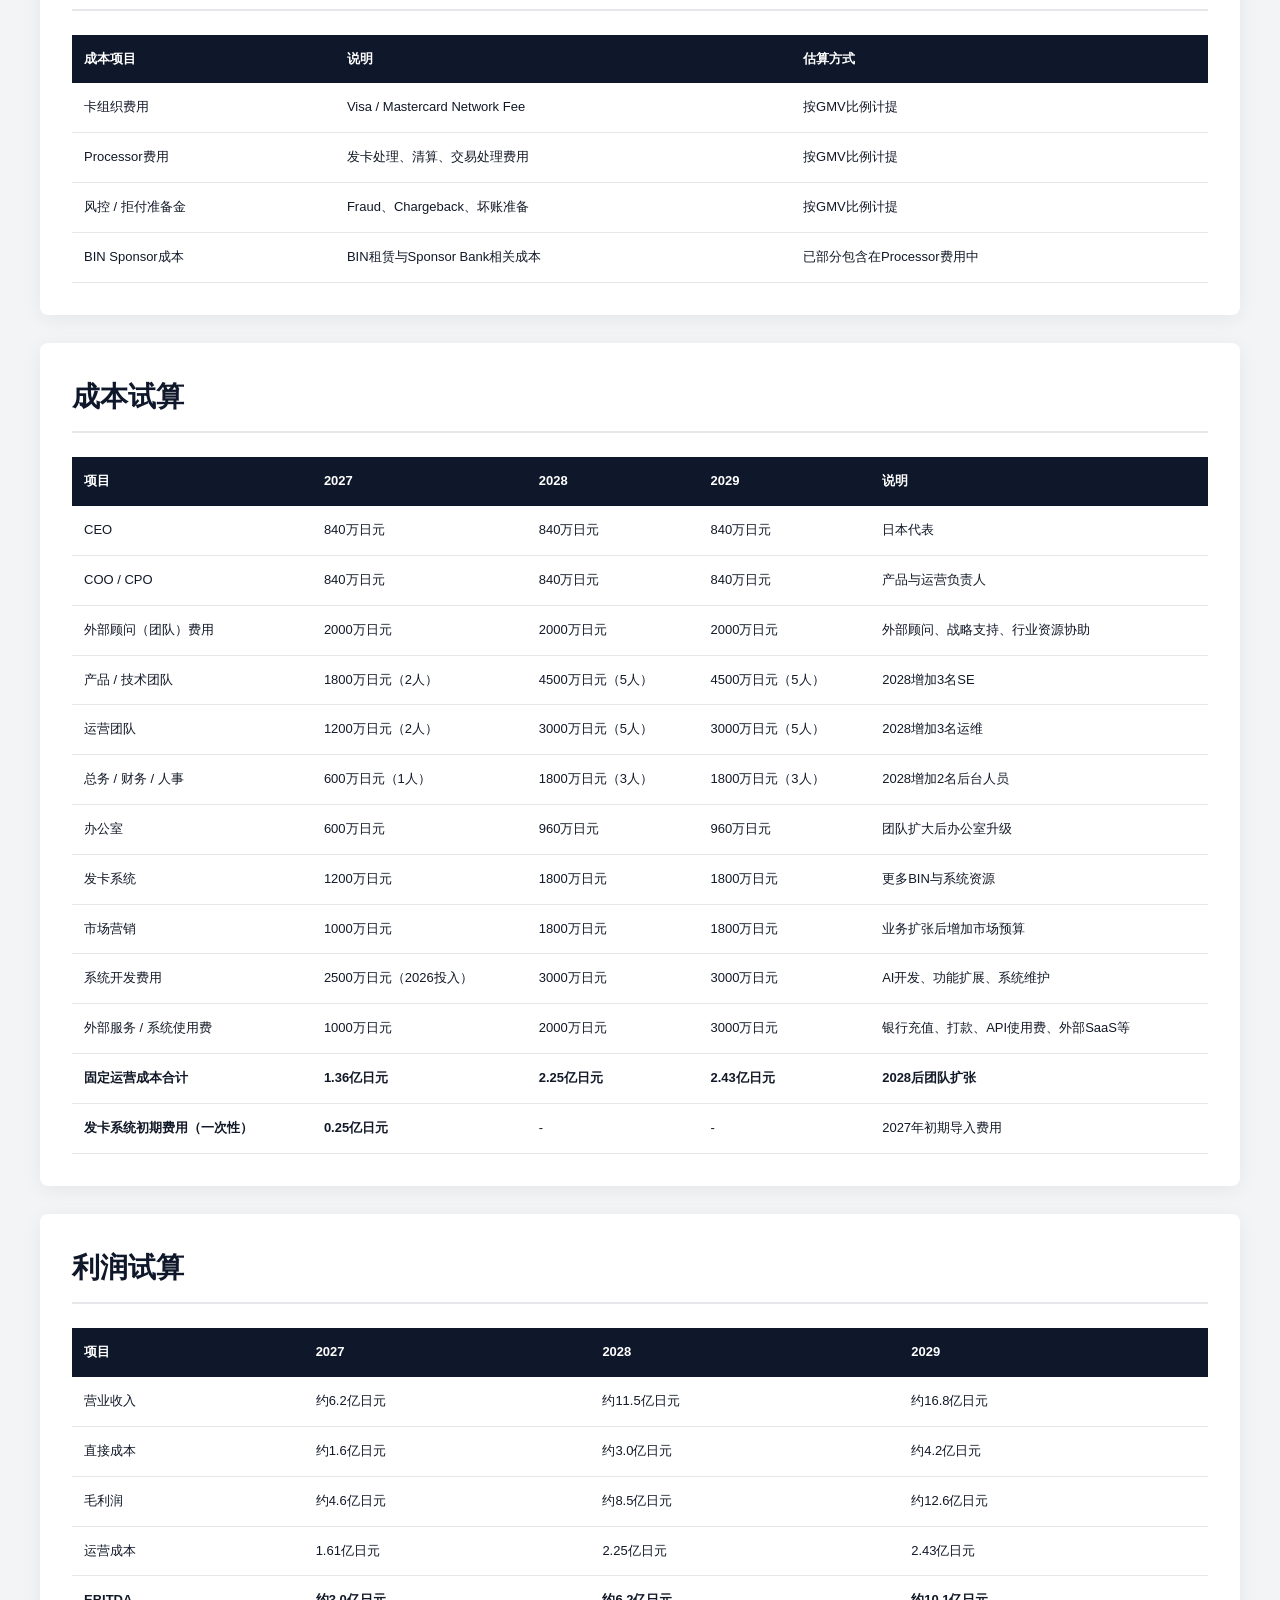
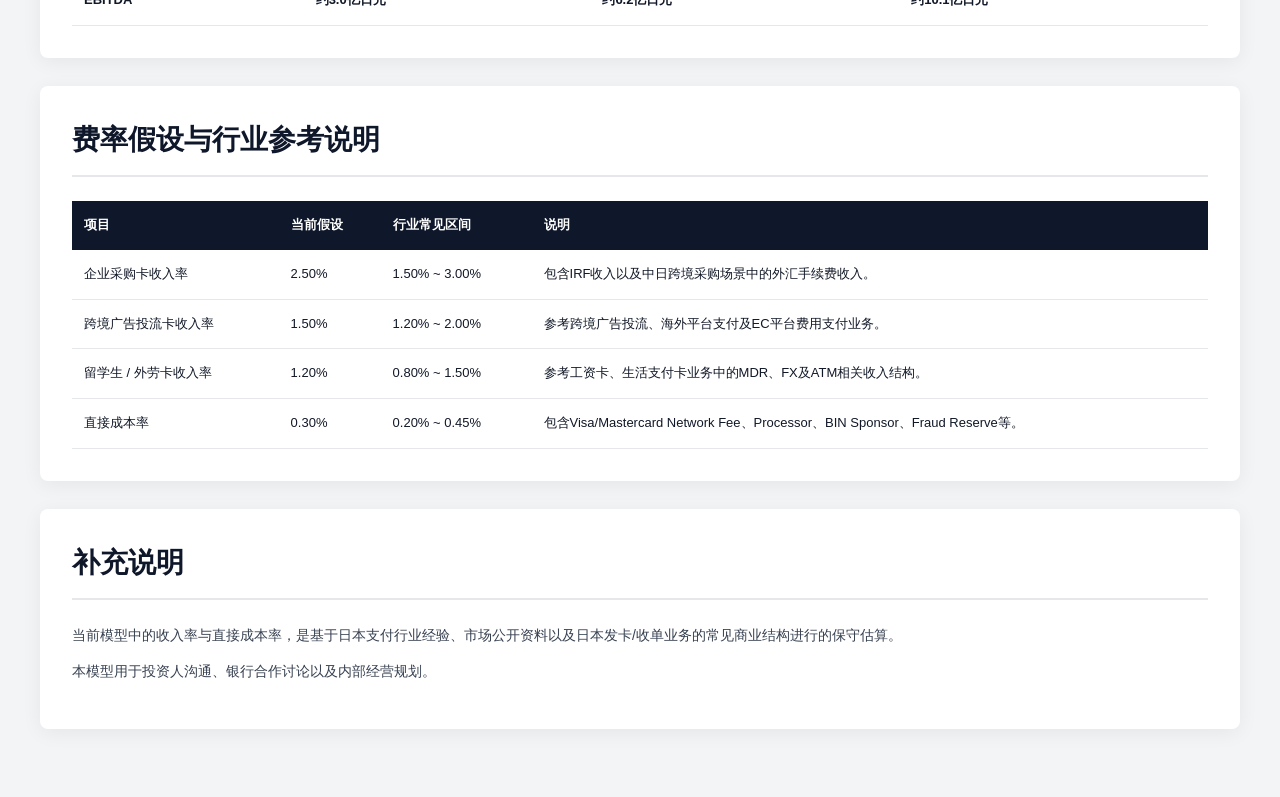
<file: CoorporateCardFS/index.html>
<!DOCTYPE html>
<html lang="zh">
<head>
<meta charset="UTF-8">
<meta name="viewport" content="width=device-width, initial-scale=1.0">
<title>企业卡业务试算</title>
<style>
*{box-sizing:border-box}
body{margin:0;padding:40px;background:#f3f4f6;font-family:-apple-system,BlinkMacSystemFont,"Segoe UI",sans-serif;color:#111827;line-height:1.6}
.container{max-width:1600px;margin:0 auto}
.hero{background:linear-gradient(135deg,#0f172a,#1e3a8a);color:white;padding:56px;border-radius:8px;margin-bottom:28px;box-shadow:0 10px 30px rgba(0,0,0,.12)}
.hero h1{font-size:42px;margin:0 0 16px}.hero p{font-size:17px;opacity:.95}
.section-block{background:white;border-radius:8px;padding:32px;margin-bottom:28px;box-shadow:0 4px 20px rgba(0,0,0,.06)}
.section-title{font-size:28px;margin:0 0 24px;color:#0f172a;border-bottom:2px solid #e5e7eb;padding-bottom:12px}
.grid{display:grid;grid-template-columns:repeat(auto-fit,minmax(320px,1fr));gap:20px}
.card{background:#f8fafc;border:1px solid #e5e7eb;border-radius:6px;padding:24px}.card h3{margin-top:0;font-size:22px}
.table-wrap{overflow-x:auto}.revenue-table{min-width:2300px}
table{width:100%;border-collapse:collapse;background:white}th{background:#0f172a;color:white;padding:14px 12px;text-align:left;font-size:13px;position:sticky;top:0}
td{padding:14px 12px;border-bottom:1px solid #e5e7eb;vertical-align:top;font-size:13px}tr:hover td{background:#f8fafc}
.highlight{font-weight:700;color:#1d4ed8}.footer{font-size:14px;color:#374151}
</style>
</head>
<body>
<div class="container">
<div class="hero">
<h1>企业卡业务试算</h1>
<p>面向日本市场的企业卡发卡、跨境收单、预付卡以及退税业务的三年财务试算模型。</p>
<p><strong>业务推进计划：</strong><br>
2026年：优先开发与上线「跨境广告投流卡」业务。<br>
2027年：上线企业采购卡、留学生/外劳卡、退税卡业务。<br>
2028年：进一步扩展礼品卡与预付卡业务。</p>
</div>

<div class="section-block">
<h2 class="section-title">业务模式说明</h2>
<div class="grid">
<div class="card"><h3>企业采购卡</h3><p>给在日本出店和经营的企业发卡，让企业可以使用在日本的收入直接向中国供应商采购。</p><p>主要收入来源包括：</p><p>- IRF（Interchange Revenue Fee）<br>- 跨境外汇手续费</p></div>
<div class="card"><h3>跨境广告投流卡</h3><p>用于给在日本EC出店的企业支付日本平台使用费、广告费、投流费。</p><p>适用于Amazon、Rakuten、Google、Meta、TikTok等平台相关支出。</p><p>主要收入来源包括：<br>- IRF（Interchange Revenue Fee）<br>- 充值手续费</p></div>
<div class="card"><h3>留学生 / 外劳卡</h3><p>针对日本留学生、技能实习生及外劳人群提供工资卡、生活支付卡以及跨境汇款服务。</p><p>收入来源包括：学费、公寓费、通讯费、日常消费等场景中的卡消费收入。</p></div>
</div>
</div>

<div class="section-block">
<h2 class="section-title">收入试算</h2>
<div class="table-wrap"><table class="revenue-table">
<tr><th>业务类型</th><th>目标客户</th><th>核心用途</th><th>TAM</th><th>SAM</th><th>获客来源</th><th>2027 SOM</th><th>2028 SOM</th><th>2029 SOM</th><th>活跃客户数</th><th>单客户年GMV</th><th>2027 GMV</th><th>2028 GMV</th><th>2029 GMV</th><th>收入来源</th><th>收入率</th><th>直接成本率</th><th>毛利率</th></tr>
<tr><td><strong>企业采购卡</strong></td><td>日本华人贸易商 / EC卖家 / 中国采购企业</td><td>使用日本营业收入<br>向中国供应商采购</td><td>1100万亿日元</td><td>5000亿~2万亿日元</td><td>合作渠道导流</td><td>固定导流</td><td>固定导流</td><td>固定导流</td><td>约30~50社</td><td>约1.1亿日元</td><td>约95亿日元（按5000万人民币/月测算）</td><td>约190亿日元</td><td>约285亿日元</td><td>IRF + 外汇手续费</td><td>2.50%</td><td>0.30%</td><td class="highlight">2.20%</td></tr>
<tr><td><strong>跨境广告投流卡</strong></td><td>日本跨境EC卖家</td><td>广告费 / 平台费<br>/ 投流</td><td>1.5~2万亿日元</td><td>2000~3000亿日元</td><td>EC服务商合作</td><td>固定导流</td><td>固定导流</td><td>固定导流</td><td>EC服务商合作</td><td>每天30万USD广告投流</td><td>约160亿日元</td><td>约320亿日元</td><td>约480亿日元</td><td>IRF + 充值手续费</td><td>1.50%</td><td>0.30%</td><td class="highlight">1.20%</td></tr>
<tr><td><strong>退税卡</strong></td><td>访日游客 / 退税运营商</td><td>退税返还<br>与消费</td><td>7000~8000亿日元</td><td>1000~2000亿日元</td><td>退税运营合作</td><td>1%</td><td>3%</td><td>5%</td><td>约20万用户</td><td>约5万日元</td><td>10亿日元</td><td>30亿日元</td><td>50亿日元</td><td>IRF + 运营手续费</td><td>0.80%</td><td>0.25%</td><td class="highlight">0.55%</td></tr>
<tr><td><strong>留学生 / 外劳卡</strong></td><td>留学生 / 技能实习生 / 外劳</td><td>学费 / 房租<br>/ 日常消费</td><td>1.5万亿日元</td><td>3000~5000亿日元</td><td>学校 / 人材公司</td><td>1%</td><td>3%</td><td>5%</td><td>约5万用户</td><td>约30万日元</td><td>30亿日元</td><td>90亿日元</td><td>150亿日元</td><td>消费IRF</td><td>1.20%</td><td>0.35%</td><td class="highlight">0.85%</td></tr>
<tr><td><strong>礼品卡 / 预付卡</strong></td><td>零售 / 企业福利 / IP联名</td><td>预付消费<br>场景</td><td>4~5万亿日元</td><td>3000~5000亿日元</td><td>零售渠道合作</td><td>-</td><td>3%</td><td>5%</td><td>约30万用户</td><td>约5万日元</td><td>-</td><td>90亿日元</td><td>150亿日元</td><td>IRF + 发卡手续费</td><td>1.20%</td><td>0.40%</td><td class="highlight">0.80%</td></tr>
</table></div>
</div>

<div class="section-block">
<h2 class="section-title">直接成本说明</h2>
<div class="table-wrap"><table>
<tr><th>成本项目</th><th>说明</th><th>估算方式</th></tr>
<tr><td>卡组织费用</td><td>Visa / Mastercard Network Fee</td><td>按GMV比例计提</td></tr>
<tr><td>Processor费用</td><td>发卡处理、清算、交易处理费用</td><td>按GMV比例计提</td></tr>
<tr><td>风控 / 拒付准备金</td><td>Fraud、Chargeback、坏账准备</td><td>按GMV比例计提</td></tr>
<tr><td>BIN Sponsor成本</td><td>BIN租赁与Sponsor Bank相关成本</td><td>已部分包含在Processor费用中</td></tr>
</table></div>
</div>

<div class="section-block">
<h2 class="section-title">成本试算</h2>
<div class="table-wrap"><table>
<tr><th>项目</th><th>2027</th><th>2028</th><th>2029</th><th>说明</th></tr>
<tr><td>CEO</td><td>840万日元</td><td>840万日元</td><td>840万日元</td><td>日本代表</td></tr>
<tr><td>COO / CPO</td><td>840万日元</td><td>840万日元</td><td>840万日元</td><td>产品与运营负责人</td></tr>
<tr><td>外部顾问（团队）费用</td><td>2000万日元</td><td>2000万日元</td><td>2000万日元</td><td>外部顾问、战略支持、行业资源协助</td></tr>
<tr><td>产品 / 技术团队</td><td>1800万日元（2人）</td><td>4500万日元（5人）</td><td>4500万日元（5人）</td><td>2028增加3名SE</td></tr>
<tr><td>运营团队</td><td>1200万日元（2人）</td><td>3000万日元（5人）</td><td>3000万日元（5人）</td><td>2028增加3名运维</td></tr>
<tr><td>总务 / 财务 / 人事</td><td>600万日元（1人）</td><td>1800万日元（3人）</td><td>1800万日元（3人）</td><td>2028增加2名后台人员</td></tr>
<tr><td>办公室</td><td>600万日元</td><td>960万日元</td><td>960万日元</td><td>团队扩大后办公室升级</td></tr>
<tr><td>发卡系统</td><td>1200万日元</td><td>1800万日元</td><td>1800万日元</td><td>更多BIN与系统资源</td></tr>
<tr><td>市场营销</td><td>1000万日元</td><td>1800万日元</td><td>1800万日元</td><td>业务扩张后增加市场预算</td></tr>
<tr><td>系统开发费用</td><td>2500万日元（2026投入）</td><td>3000万日元</td><td>3000万日元</td><td>AI开发、功能扩展、系统维护</td></tr>
<tr><td>外部服务 / 系统使用费</td><td>1000万日元</td><td>2000万日元</td><td>3000万日元</td><td>银行充值、打款、API使用费、外部SaaS等</td></tr>
<tr><td><strong>固定运营成本合计</strong></td><td><strong>1.36亿日元</strong></td><td><strong>2.25亿日元</strong></td><td><strong>2.43亿日元</strong></td><td><strong>2028后团队扩张</strong></td></tr>
<tr><td><strong>发卡系统初期费用（一次性）</strong></td><td><strong>0.25亿日元</strong></td><td>-</td><td>-</td><td>2027年初期导入费用</td></tr>
</table></div>
</div>

<div class="section-block">
<h2 class="section-title">利润试算</h2>
<div class="table-wrap"><table>
<tr><th>项目</th><th>2027</th><th>2028</th><th>2029</th></tr>
<tr><td>营业收入</td><td>约6.2亿日元</td><td>约11.5亿日元</td><td>约16.8亿日元</td></tr>
<tr><td>直接成本</td><td>约1.6亿日元</td><td>约3.0亿日元</td><td>约4.2亿日元</td></tr>
<tr><td>毛利润</td><td>约4.6亿日元</td><td>约8.5亿日元</td><td>约12.6亿日元</td></tr>
<tr><td>运营成本</td><td>1.61亿日元</td><td>2.25亿日元</td><td>2.43亿日元</td></tr>
<tr><td><strong>EBITDA</strong></td><td><strong>约3.0亿日元</strong></td><td><strong>约6.2亿日元</strong></td><td><strong>约10.1亿日元</strong></td></tr>
</table></div>
</div>

<div class="section-block">
<h2 class="section-title">费率假设与行业参考说明</h2>
<div class="table-wrap"><table>
<tr><th>项目</th><th>当前假设</th><th>行业常见区间</th><th>说明</th></tr>
<tr><td>企业采购卡收入率</td><td>2.50%</td><td>1.50% ~ 3.00%</td><td>包含IRF收入以及中日跨境采购场景中的外汇手续费收入。</td></tr>
<tr><td>跨境广告投流卡收入率</td><td>1.50%</td><td>1.20% ~ 2.00%</td><td>参考跨境广告投流、海外平台支付及EC平台费用支付业务。</td></tr>
<tr><td>留学生 / 外劳卡收入率</td><td>1.20%</td><td>0.80% ~ 1.50%</td><td>参考工资卡、生活支付卡业务中的MDR、FX及ATM相关收入结构。</td></tr>
<tr><td>直接成本率</td><td>0.30%</td><td>0.20% ~ 0.45%</td><td>包含Visa/Mastercard Network Fee、Processor、BIN Sponsor、Fraud Reserve等。</td></tr>
</table></div>
</div>

<div class="section-block">
<h2 class="section-title">补充说明</h2>
<div class="footer">
<p>当前模型中的收入率与直接成本率，是基于日本支付行业经验、市场公开资料以及日本发卡/收单业务的常见商业结构进行的保守估算。</p>
<p>本模型用于投资人沟通、银行合作讨论以及内部经营规划。</p>
</div>
</div>
</div>
</body>
</html>
</file>
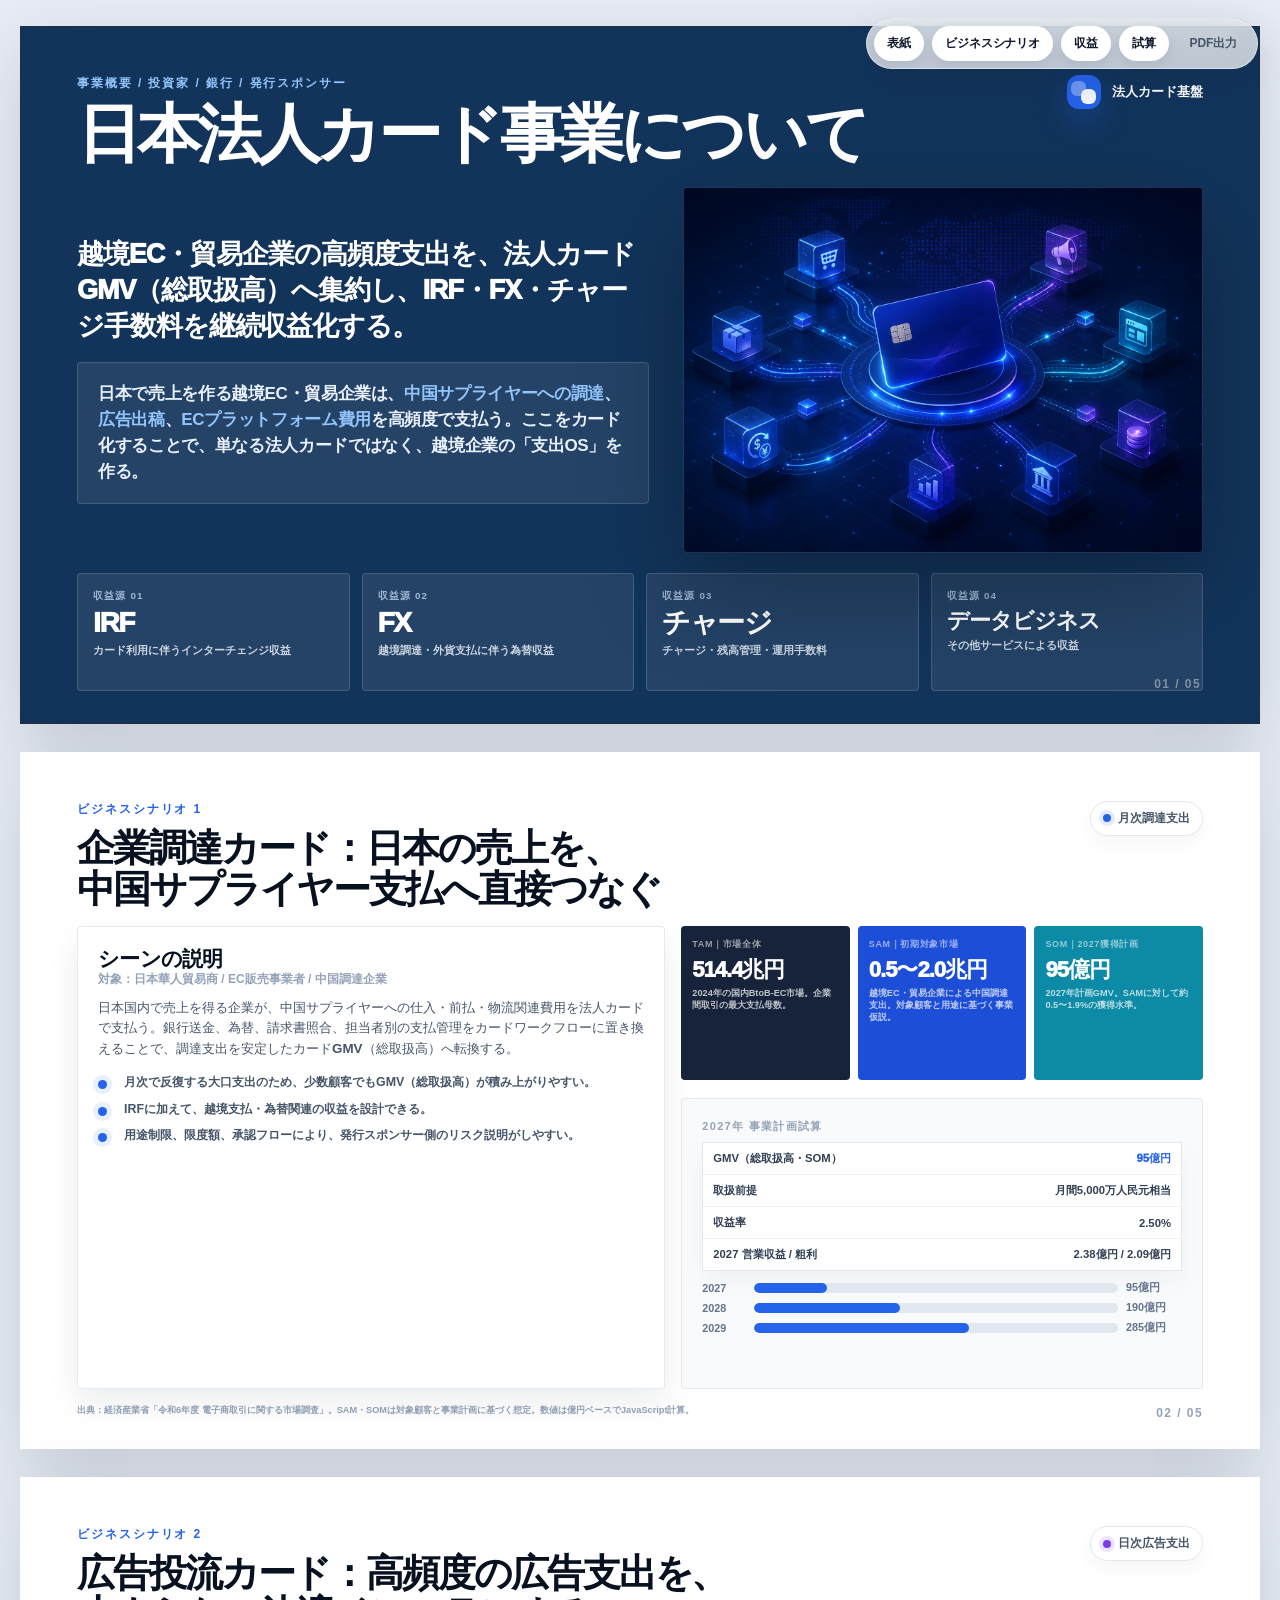
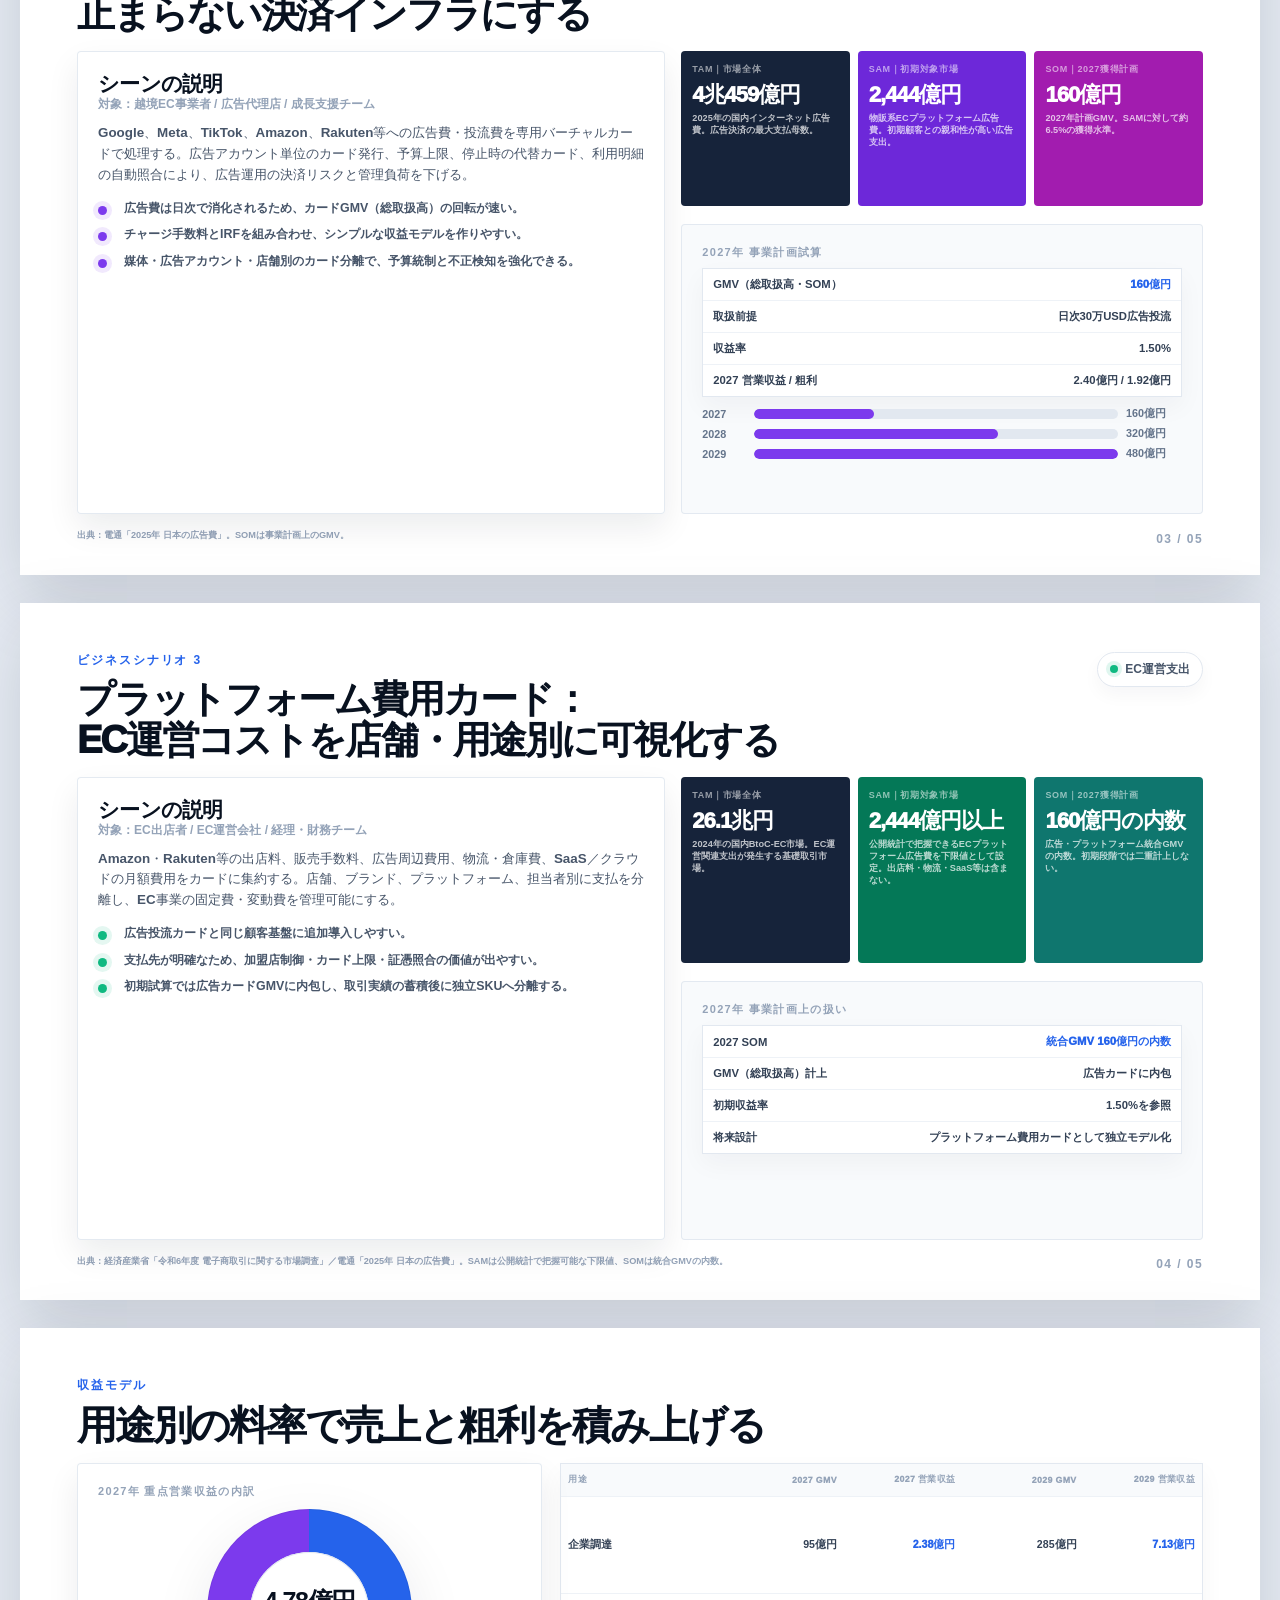
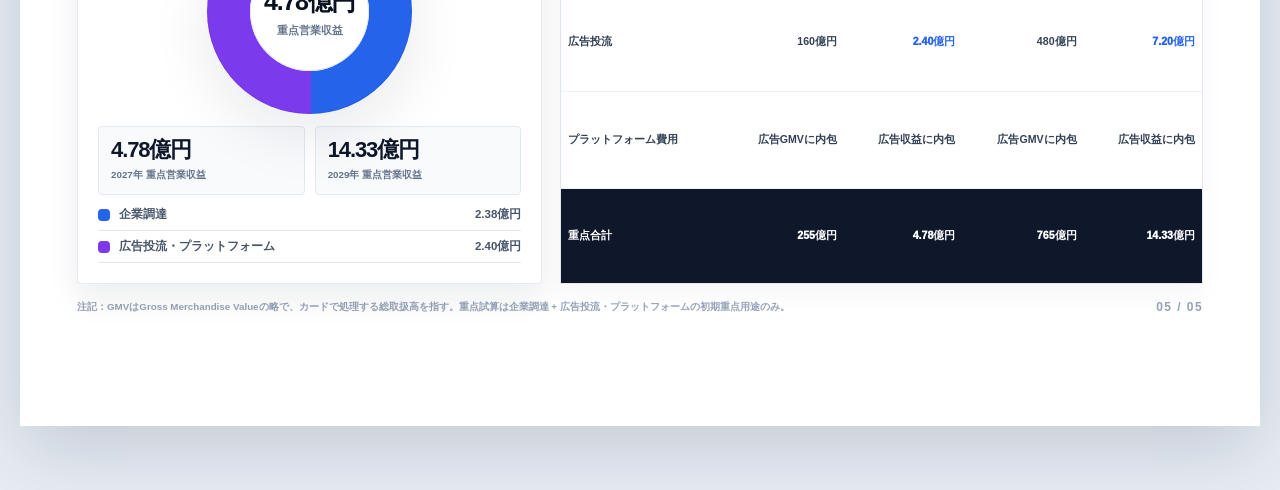
<file: corporate-card-2026-07-12/index.html>
<!DOCTYPE html>
<html lang="ja">
<head>
  <meta charset="UTF-8" />
  <meta name="viewport" content="width=device-width, initial-scale=1.0" />
  <meta name="color-scheme" content="light" />
  <title>日本法人カード事業について</title>
  <style>
    :root{
      --ink:#08111f;
      --muted:#64748b;
      --muted2:#94a3b8;
      --line:#e2e8f0;
      --paper:#ffffff;
      --wash:#f6f8fb;
      --navy:#0f172a;
      --blue:#2563eb;
      --sky:#0ea5e9;
      --violet:#7c3aed;
      --green:#10b981;
      --amber:#f59e0b;
      --rose:#f43f5e;
      --shadow:0 24px 70px rgba(15,23,42,.16);
      --soft:0 14px 32px rgba(15,23,42,.08);
      --r:4px;
    }
    *{box-sizing:border-box}
    button,input,select,textarea,table{font-family:"Meiryo UI","MERIO UI",Meiryo,sans-serif}
    html{scroll-behavior:smooth}
    body{
      margin:0;
      font-family:"Meiryo UI","MERIO UI",Meiryo,sans-serif;
      color:var(--ink);
      background:#e8edf5;
      padding:26px 0 64px;
    }
    .toolbar{
      position:fixed;right:22px;top:18px;z-index:99;
      display:flex;gap:8px;align-items:center;
      background:rgba(255,255,255,.72);border:1px solid rgba(226,232,240,.85);backdrop-filter:blur(18px);
      box-shadow:0 14px 38px rgba(15,23,42,.12);border-radius:999px;padding:7px;
    }
    .toolbar a,.toolbar button{
      border:0;background:#fff;color:#0f172a;text-decoration:none;border-radius:999px;padding:9px 13px;
      font-size:12px;font-weight:850;letter-spacing:-.01em;box-shadow:0 4px 12px rgba(15,23,42,.08);cursor:pointer;
    }
    .toolbar .ghost{background:transparent;box-shadow:none;color:#475569}
    .deck{width:min(1480px,calc(100vw - 40px));margin:0 auto;display:flex;flex-direction:column;gap:28px}
    .slide{
      position:relative;
      width:100%;aspect-ratio:16/9;
      min-height:640px;
      overflow:hidden;
      border-radius:0;
      background:var(--paper);
      box-shadow:var(--shadow);
      border:1px solid rgba(255,255,255,.86);
      isolation:isolate;
    }
    .slide::before{
      content:"";position:absolute;inset:0;z-index:-2;
      background:#ffffff;
    }
    .slide::after{
      content:"";position:absolute;inset:0;z-index:-1;pointer-events:none;
      background:none;
    }
    .slide.dark{background:#080f1c;color:#fff;border-color:rgba(255,255,255,.12)}
    .slide.dark::before{
      background:#12345b;
    }
    .slide.dark::after{background:none}
    .canvas{height:100%;padding:48px 56px 32px;display:flex;flex-direction:column;gap:20px;position:relative}
    .sparse{gap:36px}
    .topbar{display:flex;justify-content:space-between;align-items:flex-start;gap:24px}
    .eyebrow{font-size:12px;font-weight:900;letter-spacing:.16em;text-transform:uppercase;color:var(--blue);margin-bottom:10px}
    .dark .eyebrow{color:#93c5fd}
    h1,h2,h3,p{margin:0}
    h1{font-size:64px;line-height:1.02;letter-spacing:-.065em;font-weight:950;max-width:980px}
    h2{font-size:44px;line-height:1.08;letter-spacing:-.055em;font-weight:950;max-width:1040px}
    h3{font-size:21px;line-height:1.15;letter-spacing:-.035em;font-weight:930}
    .lead{font-size:20px;line-height:1.55;color:#475569;font-weight:560;max-width:1040px}
    .dark .lead{color:#cbd5e1}
    .mini{font-size:12px;color:#94a3b8;line-height:1.4;font-weight:700}
    .brand{display:flex;align-items:center;gap:11px;font-size:13px;font-weight:900;color:#0f172a;white-space:nowrap}
    .dark .brand{color:#fff}
    .mark{width:34px;height:34px;border-radius:12px;background:var(--blue);box-shadow:0 12px 30px rgba(37,99,235,.3);position:relative;overflow:hidden;flex:none}
    .mark::after{content:"";position:absolute;width:15px;height:15px;border-radius:6px;background:rgba(255,255,255,.94);right:5px;bottom:5px;box-shadow:-10px -8px 0 rgba(255,255,255,.34)}
    .slide-no{position:absolute;right:58px;bottom:32px;color:#94a3b8;font-weight:900;font-size:12px;letter-spacing:.12em;text-transform:uppercase}
    .dark .slide-no{color:rgba(255,255,255,.42)}
    .footnote{position:absolute;left:58px;bottom:28px;max-width:920px;font-size:10.5px;line-height:1.38;color:#94a3b8;font-weight:650}
    .dark .footnote{color:rgba(255,255,255,.48)}
    .pillrow{display:flex;gap:10px;flex-wrap:wrap}
    .pill{display:inline-flex;align-items:center;gap:7px;border:1px solid #e2e8f0;background:#fff;border-radius:999px;padding:8px 12px;font-size:12px;font-weight:850;color:#475569;box-shadow:0 8px 18px rgba(15,23,42,.04)}
    .dark .pill{background:rgba(255,255,255,.08);border-color:rgba(255,255,255,.13);color:#e2e8f0;box-shadow:none}
    .dot{width:8px;height:8px;border-radius:50%;background:var(--blue);display:inline-block;box-shadow:0 0 0 4px rgba(37,99,235,.12)}
    .dot.green{background:var(--green);box-shadow:0 0 0 4px rgba(16,185,129,.13)}
    .dot.violet{background:var(--violet);box-shadow:0 0 0 4px rgba(124,58,237,.13)}
    .dot.amber{background:var(--amber);box-shadow:0 0 0 4px rgba(245,158,11,.13)}
    .grid{display:grid;gap:18px;min-height:0}
    .grid-2{grid-template-columns:1fr 1fr}
    .grid-3{grid-template-columns:repeat(3,1fr)}
    .grid-4{grid-template-columns:repeat(4,1fr)}
    .grid-5{grid-template-columns:repeat(5,1fr)}
    .main-grid{grid-template-columns:1.05fr .95fr;align-items:stretch;flex:1}
    .card{background:rgba(255,255,255,.86);border:1px solid rgba(226,232,240,.9);border-radius:var(--r);box-shadow:var(--soft);padding:24px;position:relative;overflow:hidden}
    .card.flat{box-shadow:none;background:#f8fafc}
    .dark .card{background:rgba(255,255,255,.08);border-color:rgba(255,255,255,.12);box-shadow:0 20px 60px rgba(0,0,0,.18)}
    .metric-card{padding:22px 22px 20px;border-radius:4px;background:#fff;border:1px solid #e2e8f0;box-shadow:var(--soft)}
    .dark .metric-card{background:rgba(255,255,255,.08);border-color:rgba(255,255,255,.13)}
    .metric-label{font-size:11px;font-weight:900;text-transform:uppercase;letter-spacing:.12em;color:#94a3b8;margin-bottom:9px}
    .metric-value{font-size:34px;font-weight:950;letter-spacing:-.05em;line-height:1;color:#0f172a}
    .dark .metric-value{color:#fff}
    .metric-sub{font-size:12px;color:#64748b;line-height:1.35;margin-top:9px;font-weight:700}
    .dark .metric-sub{color:#cbd5e1}
    .hero-band{margin-top:auto;display:grid;grid-template-columns:repeat(3,1fr);gap:14px}
    .hero-band .metric-card{backdrop-filter:blur(10px)}
    .statement{font-size:28px;line-height:1.35;letter-spacing:-.04em;font-weight:920;max-width:980px;color:#fff}
    .cover-main{display:grid;grid-template-columns:minmax(0,1fr) minmax(420px,500px);gap:36px;align-items:center;flex:1;min-height:0}
    #slide-1 .canvas{gap:20px}
    #slide-1 .cover-main{grid-template-columns:minmax(0,1fr) minmax(420px,520px);gap:34px;align-items:center;flex:1}
    #slide-1 .statement{max-width:700px;font-size:27px;line-height:1.34}
    #slide-1 .cover-copy{display:grid;gap:18px;min-width:0}
    #slide-1 .cover-definition{padding:18px 20px;background:rgba(255,255,255,.08);border:1px solid rgba(255,255,255,.14);box-shadow:none}
    #slide-1 .quote{font-size:17px;line-height:1.52;letter-spacing:-.02em;color:#eaf2ff}
    #slide-1 .quote b{color:#93c5fd}
    #slide-1 .model-grid{grid-template-columns:repeat(4,minmax(0,1fr));gap:12px;flex:none}
    #slide-1 .model-grid .metric-card{min-height:118px;padding:16px 15px;background:rgba(255,255,255,.08);border-color:rgba(255,255,255,.15);box-shadow:none}
    #slide-1 .model-grid .metric-label{font-size:9.8px;margin-bottom:6px;color:#9fb7d4}
    #slide-1 .model-grid .metric-value{font-size:28px;color:#fff}
    #slide-1 .model-grid .metric-card:nth-child(4) .metric-value{font-size:22px;line-height:1.05;letter-spacing:-.04em}
    #slide-1 .model-grid .metric-sub{font-size:10.5px;line-height:1.28;margin-top:7px;color:#cbd5e1}
    .cover-visual{position:relative;width:100%;height:min(390px,100%);min-height:330px;border-radius:4px;background-image:url("assets/cover-fintech-platform.png");background-color:#0b2b55;background-size:cover;background-position:center;border:1px solid rgba(147,197,253,.22);box-shadow:0 34px 100px rgba(0,0,0,.28);overflow:hidden}
    .cover-visual::after{content:"";position:absolute;inset:0;background:none;pointer-events:none}
    .usecase-title{display:flex;align-items:center;gap:14px;margin-bottom:12px}
    .icon{width:48px;height:48px;border-radius:4px;display:grid;place-items:center;background:#eaf1ff;color:var(--blue);font-size:24px;font-weight:950;flex:none}
    .icon.violet{background:#f2ecff;color:var(--violet)}
    .icon.green{background:#e9fbf4;color:var(--green)}
    .bodytext{font-size:15px;line-height:1.72;color:#475569;font-weight:560}
    .bodytext b{color:#0f172a}
    .dark .bodytext{color:#cbd5e1}.dark .bodytext b{color:#fff}
    .bullet-list{display:grid;gap:12px;margin-top:18px}
    .bullet{display:grid;grid-template-columns:18px 1fr;gap:10px;font-size:14px;line-height:1.5;color:#475569;font-weight:650}
    .bullet::before{content:"";width:9px;height:9px;border-radius:50%;background:var(--blue);box-shadow:0 0 0 5px rgba(37,99,235,.1);margin-top:6px}
    .bullet.green::before{background:var(--green);box-shadow:0 0 0 5px rgba(16,185,129,.11)}
    .bullet.violet::before{background:var(--violet);box-shadow:0 0 0 5px rgba(124,58,237,.11)}
    .market-tile{border-radius:4px;background:#16233a;color:#fff;padding:22px;min-height:160px;position:relative;overflow:hidden}
    .market-tile::after{content:"";display:none}
    .market-tile.violet::after{display:none}
    .market-tile.green::after{display:none}
    .market-k{position:relative;z-index:1;font-size:11px;font-weight:900;letter-spacing:.13em;text-transform:uppercase;color:rgba(255,255,255,.56);margin-bottom:14px}
    .market-v{position:relative;z-index:1;font-size:42px;font-weight:950;letter-spacing:-.06em;line-height:1}
    .market-note{position:relative;z-index:1;font-size:12px;color:rgba(255,255,255,.72);line-height:1.42;margin-top:12px;font-weight:650}
    .market-funnel{display:grid;grid-template-columns:repeat(3,1fr);gap:10px}
    .market-funnel .market-tile{min-height:142px;padding:16px 15px;border-radius:4px}
    .market-funnel .market-k{font-size:10px;margin-bottom:9px;letter-spacing:.11em}
    .market-funnel .market-v{font-size:25px;letter-spacing:-.045em;white-space:nowrap}
    .market-funnel .market-note{font-size:10.3px;line-height:1.38;margin-top:8px}
    .market-funnel .market-tile:nth-child(2){background:#1d4ed8}
    .market-funnel .market-tile:nth-child(3){background:#0c8aa6}
    .market-funnel.violet .market-tile:nth-child(2){background:#6d28d9}
    .market-funnel.violet .market-tile:nth-child(3){background:#a21caf}
    .market-funnel.green .market-tile:nth-child(2){background:#047857}
    .market-funnel.green .market-tile:nth-child(3){background:#0f766e}
    .market-definition{border-top:4px solid var(--blue)}
    .market-definition.sam{border-top-color:var(--violet)}
    .market-definition.som{border-top-color:var(--green)}
    .market-definition h3{display:flex;align-items:baseline;gap:9px}
    .market-definition h3 span{font-size:11px;color:#94a3b8;letter-spacing:.08em;text-transform:uppercase}
    .market-matrix .cell{min-height:84px;padding:14px 16px}
    .market-matrix .cell.head{min-height:48px}
    .market-matrix .cell.rowhead{display:flex;flex-direction:column;justify-content:center;gap:5px}
    .market-matrix .cell.rowhead small{font-size:10.5px;line-height:1.35;color:#64748b;font-weight:700}
    .market-num{display:block;font-size:25px;line-height:1.05;letter-spacing:-.045em;font-weight:950;color:#0f172a;margin-bottom:6px}
    .market-sub{display:block;font-size:10.5px;line-height:1.38;color:#64748b;font-weight:680}
    .market-matrix .cell.tam{background:#f8fbff;box-shadow:inset 0 4px 0 rgba(37,99,235,.72)}
    .market-matrix .cell.sam{background:#fbf9ff;box-shadow:inset 0 4px 0 rgba(124,58,237,.68)}
    .market-matrix .cell.som{background:#f4fffb;box-shadow:inset 0 4px 0 rgba(16,185,129,.72)}
    .section-label{font-size:11px;font-weight:900;letter-spacing:.12em;text-transform:uppercase;color:#94a3b8;margin-bottom:10px}
    .flow{display:grid;grid-template-columns:repeat(5,1fr);gap:12px;align-items:stretch;position:relative}
    .flow::before{content:"";position:absolute;top:50%;left:8%;right:8%;height:2px;background:rgba(37,99,235,.24);z-index:0}
    .flow-step{position:relative;z-index:1;background:#fff;border:1px solid #e2e8f0;border-radius:4px;padding:18px;min-height:142px;box-shadow:var(--soft)}
    .flow-num{width:30px;height:30px;border-radius:10px;display:grid;place-items:center;background:#eef4ff;color:var(--blue);font-size:12px;font-weight:950;margin-bottom:14px}
    .flow-step h3{font-size:16px;margin-bottom:8px}
    .flow-step p{font-size:12px;line-height:1.45;color:#64748b;font-weight:650}
    .revenue-stack{display:grid;grid-template-columns:.9fr 1.1fr;gap:18px;align-items:center;flex:1}
    .revenue-years{display:grid;grid-template-columns:repeat(2,1fr);gap:14px;margin-top:14px}
    .revenue-year{border:1px solid #e2e8f0;border-radius:4px;padding:16px;background:#f8fafc}
    .revenue-year b{display:block;font-size:30px;line-height:1;letter-spacing:-.05em;color:#0f172a}
    .revenue-year span{display:block;margin-top:8px;font-size:11px;font-weight:850;color:#64748b}
    .donut{width:260px;height:260px;border-radius:50%;background:conic-gradient(var(--blue) 0 var(--proc-share),var(--violet) var(--proc-share) 100%);margin:0 auto;position:relative;box-shadow:inset 0 0 0 1px rgba(15,23,42,.06),0 20px 60px rgba(15,23,42,.09)}
    .donut::after{content:"";position:absolute;inset:54px;border-radius:50%;background:#fff;box-shadow:inset 0 0 0 1px #e2e8f0}
    .donut-center{position:absolute;inset:0;display:grid;place-items:center;text-align:center;z-index:2;pointer-events:none}
    .donut-center b{font-size:30px;letter-spacing:-.05em}.donut-center span{display:block;font-size:11px;color:#64748b;font-weight:850;margin-top:5px}
    .legend{display:grid;gap:10px;margin-top:18px}
    .legend-item{display:flex;justify-content:space-between;align-items:center;border-bottom:1px solid #e2e8f0;padding-bottom:10px;font-size:13px;font-weight:800;color:#475569}
    .legend-left{display:flex;align-items:center;gap:9px}.swatch{width:12px;height:12px;border-radius:4px;background:var(--blue)}.swatch.violet{background:var(--violet)}.swatch.green{background:var(--green)}
    .table{width:100%;border-collapse:separate;border-spacing:0;overflow:hidden;border-radius:0;border:1px solid #e2e8f0;background:#fff;box-shadow:0 10px 24px rgba(15,23,42,.04)}
    .table th,.table td{padding:13px 15px;text-align:right;border-bottom:1px solid #eef2f7;font-size:13px;font-weight:800;color:#334155}
    .table th:first-child,.table td:first-child{text-align:left}
    .table th{background:#f8fafc;color:#94a3b8;text-transform:uppercase;letter-spacing:.08em;font-size:10.5px;font-weight:950}
    .table tr:last-child td{border-bottom:none}
    .table .strong td{background:#0f172a;color:#fff;font-weight:950}
    .table .blue{color:var(--blue);font-weight:950}
    .mini-table{font-size:12px}
    .mini-table td,.mini-table th{padding:10px 12px;font-size:12px}
    .bar-chart{display:flex;align-items:flex-end;gap:18px;height:230px;border-left:1px solid #e2e8f0;border-bottom:1px solid #e2e8f0;padding:14px 4px 0 14px;margin-top:12px}
    .bar-group{flex:1;display:flex;gap:8px;align-items:flex-end;justify-content:center;height:100%}
    .bar{width:34px;border-radius:10px 10px 0 0;background:var(--blue);position:relative;min-height:12px}
    .bar.violet{background:var(--violet)}
    .bar.green{background:var(--green)}
    .bar span{position:absolute;left:50%;bottom:calc(100% + 7px);transform:translateX(-50%);font-size:10.5px;font-weight:900;color:#334155;white-space:nowrap}
    .bar-label{font-size:11px;color:#94a3b8;font-weight:900;text-align:center;margin-top:8px}
    .case-chart{display:grid;gap:8px;margin-top:18px}
    .hbar{display:grid;grid-template-columns:50px 1fr 64px;gap:10px;align-items:center;font-size:12px;font-weight:850;color:#64748b}
    .track{height:12px;border-radius:999px;background:#e2e8f0;overflow:hidden}
    .fill{height:100%;border-radius:999px;background:var(--blue);width:var(--w)}
    .fill.violet{background:var(--violet)}
    .fill.green{background:var(--green)}
    .timeline{display:grid;grid-template-columns:repeat(4,1fr);gap:16px;position:relative;margin-top:10px}
    .timeline::before{content:"";position:absolute;top:42px;left:12%;right:12%;height:2px;background:#cbd5e1}
    .year-card{position:relative;background:#fff;border:1px solid #e2e8f0;border-radius:4px;padding:24px 20px 22px;min-height:330px;box-shadow:var(--soft)}
    .year{font-size:32px;letter-spacing:-.05em;font-weight:950;color:#0f172a;margin-bottom:24px;position:relative;z-index:1}
    .year::after{content:"";position:absolute;left:0;bottom:-13px;width:20px;height:20px;border-radius:50%;background:var(--blue);box-shadow:0 0 0 7px rgba(37,99,235,.12)}
    .year-card:nth-child(2) .year::after{background:var(--violet);box-shadow:0 0 0 7px rgba(124,58,237,.12)}
    .year-card:nth-child(3) .year::after{background:var(--green);box-shadow:0 0 0 7px rgba(16,185,129,.12)}
    .year-card:nth-child(4) .year::after{background:var(--amber);box-shadow:0 0 0 7px rgba(245,158,11,.13)}
    .year-card ul{margin:0;padding:0;list-style:none;display:grid;gap:12px}
    .year-card li{font-size:13px;line-height:1.45;color:#475569;font-weight:700;padding-left:18px;position:relative}
    .year-card li::before{content:"";position:absolute;left:0;top:8px;width:6px;height:6px;border-radius:50%;background:#94a3b8}
    .matrix{display:grid;grid-template-columns:1.05fr repeat(3,1fr);border:1px solid #e2e8f0;border-radius:0;overflow:hidden;background:#fff;box-shadow:var(--soft)}
    .cell{padding:17px 18px;border-right:1px solid #e2e8f0;border-bottom:1px solid #e2e8f0;font-size:13px;line-height:1.4;font-weight:760;color:#475569;min-height:64px}
    .cell.head{background:#0f172a;color:#fff;font-weight:950;font-size:12px;letter-spacing:.08em;text-transform:uppercase}
    .cell.rowhead{background:#f8fafc;color:#0f172a;font-weight:950}
    .cell:nth-child(4n){border-right:none}.cell:nth-last-child(-n+4){border-bottom:none}
    .quote{font-size:27px;line-height:1.42;letter-spacing:-.035em;font-weight:900;color:#0f172a}
    .quote b{color:var(--blue)}
    .big-number{font-size:76px;line-height:.95;letter-spacing:-.07em;font-weight:950;color:#0f172a}
    .big-number small{font-size:25px;letter-spacing:-.03em}
    .summary-row{display:grid;grid-template-columns:repeat(4,1fr);gap:14px;margin-top:auto}
    .summary-row .metric-card{min-height:142px}
    .ask-grid{display:grid;grid-template-columns:repeat(3,1fr);gap:18px;flex:1;align-items:stretch}
    .ask-card{border-radius:4px;background:rgba(255,255,255,.08);border:1px solid rgba(255,255,255,.13);padding:26px;display:flex;flex-direction:column;gap:16px}
    .ask-card h3{color:#fff;font-size:22px}
    .ask-card p{color:#cbd5e1;font-size:14px;line-height:1.62;font-weight:650}
    .ask-card .icon{background:rgba(255,255,255,.1);color:#fff}

    .model-grid{grid-template-columns:repeat(4,minmax(0,1fr));gap:14px}
    .model-grid .metric-card{min-height:136px;padding:20px 18px}
    .model-grid .metric-value{font-size:31px}
    .model-grid .metric-card:nth-child(4) .metric-value{font-size:28px;line-height:1.08}
    .model-grid .metric-sub{font-size:11.5px}

    .scenario-slide .canvas{gap:16px}
    .scenario-slide .topbar{gap:18px}
    .scenario-slide h2{font-size:38px;max-width:960px}
    .scenario-slide .main-grid{grid-template-columns:1.06fr .94fr;gap:16px}
    .scenario-slide .card{padding:20px}
    .scenario-slide .usecase-title{margin-bottom:10px}
    .scenario-slide .bodytext{font-size:13.4px;line-height:1.56}
    .scenario-slide .bullet-list{gap:9px;margin-top:14px}
    .scenario-slide .bullet{font-size:12.4px;line-height:1.42;gap:8px}
    .scenario-slide .market-funnel{grid-template-columns:repeat(3,minmax(0,1fr));gap:8px}
    .scenario-slide .market-funnel .market-tile{min-height:122px;padding:12px 11px;border-radius:4px}
    .scenario-slide .market-funnel .market-k{font-size:9px;margin-bottom:7px;letter-spacing:.07em}
    .scenario-slide .market-funnel .market-v{font-size:22px;white-space:normal;line-height:1.05}
    .scenario-slide .market-funnel .market-note{font-size:9.2px;line-height:1.32;margin-top:6px}
    .scenario-slide .section-label{margin-bottom:8px}
    .scenario-slide .mini-table td,.scenario-slide .mini-table th{padding:8px 10px;font-size:11.3px}
    .scenario-slide .case-chart{gap:6px;margin-top:10px}
    .scenario-slide .hbar{grid-template-columns:44px 1fr 56px;gap:8px;font-size:10.8px}
    .scenario-slide .track{height:10px}
    .scenario-slide .footnote{position:static;font-size:9.2px;line-height:1.25;width:calc(100% - 150px);max-width:none;margin-top:0;padding-right:0}
    .scenario-slide .slide-no{right:56px;bottom:28px}

    #slide-5 .canvas{gap:16px}
    #slide-5 h2{font-size:40px;max-width:720px}
    #slide-5 .pillrow{justify-content:flex-end;max-width:390px}
    #slide-5 .slide-footer{display:flex;justify-content:space-between;align-items:flex-end;gap:24px;margin-top:0}
    #slide-5 .footnote{position:static;max-width:none;width:auto;flex:1;font-size:9.8px;line-height:1.32;margin-top:0;padding-right:0}
    #slide-5 .slide-no{position:static;flex:none;margin:0}
    #slide-5 .revenue-stack{grid-template-columns:.84fr 1.16fr;gap:18px;align-items:stretch;flex:0 1 auto}
    #slide-5 .card{padding:20px}
    #slide-5 .donut{width:205px;height:205px}
    #slide-5 .donut::after{inset:43px}
    #slide-5 .donut-center b{font-size:25px}
    #slide-5 .revenue-years{gap:10px;margin-top:12px}
    #slide-5 .revenue-year{padding:12px;border-radius:4px}
    #slide-5 .revenue-year b{font-size:22px}
    #slide-5 .revenue-year span{font-size:9.8px}
    #slide-5 .legend{gap:8px;margin-top:12px}
    #slide-5 .legend-item{font-size:11.5px;padding-bottom:8px}
    #slide-5 .table th,#slide-5 .table td{padding:10px 7px;font-size:10.6px}
    #slide-5 .table th{font-size:8.8px;letter-spacing:.04em}

    @media (max-width:900px){
      body{padding:12px 0 40px}.toolbar{left:12px;right:12px;justify-content:center;top:auto;bottom:12px}.toolbar a,.toolbar button{font-size:11px;padding:8px 10px}
      .deck{width:calc(100vw - 18px);gap:14px}.slide{min-height:auto;border-radius:0}.canvas{padding:30px 28px 24px}h1{font-size:36px}h2{font-size:28px}.lead{font-size:15px}.grid-2,.grid-3,.grid-4,.grid-5,.main-grid,.flow,.revenue-stack,.timeline,.ask-grid,.summary-row,.hero-band,.market-funnel,.cover-main,.model-grid{grid-template-columns:1fr}.cover-visual{display:none}.slide{aspect-ratio:auto}.matrix{grid-template-columns:1fr}.cell{border-right:none}.cell:nth-last-child(-n+4){border-bottom:1px solid #e2e8f0}.footnote,.slide-no{position:static;margin-top:auto}.bar-chart{height:180px}
    }
    @page{size:16in 9in;margin:0}
    @media print{
      html,body{width:100%;height:auto;background:#fff;padding:0;margin:0}.toolbar{display:none}.deck{width:100%;display:block;gap:0;margin:0}.slide{width:16in;height:9in;min-height:0;border-radius:0;box-shadow:none;border:0;overflow:hidden;page-break-after:always;break-after:page}.slide:last-child{page-break-after:auto;break-after:auto}.canvas{padding:44px 52px 28px}.slide-no{right:52px;bottom:26px}.footnote{left:52px;bottom:24px}
      #slide-1 .canvas{padding:36px 52px 28px;gap:16px}
      #slide-1 h1{font-size:56px}
      #slide-1 .statement{font-size:24px;line-height:1.3}
      #slide-1 .quote{font-size:15.5px;line-height:1.42}
      #slide-1 .cover-visual{height:300px;min-height:300px}
      #slide-1 .model-grid .metric-card{min-height:100px;padding:13px 12px}
      #slide-1 .model-grid .metric-value{font-size:24px}
      #slide-1 .model-grid .metric-card:nth-child(4) .metric-value{font-size:19px}
      #slide-1 .model-grid .metric-sub{font-size:9.5px}
    }
  </style>
</head>
<body>
  <nav class="toolbar" aria-label="presentation controls">
    <a href="#slide-1">表紙</a>
    <a href="#slide-2">ビジネスシナリオ</a>
    <a href="#slide-5">収益</a>
    <a href="financial-model.html">試算</a>
    <button class="ghost" onclick="window.print()">PDF出力</button>
  </nav>

  <main class="deck" id="deck">
    <!-- 01 -->
    <section class="slide dark" id="slide-1">
      <div class="canvas sparse">
        <div class="topbar">
          <div>
            <div class="eyebrow">事業概要 / 投資家 / 銀行 / 発行スポンサー</div>
            <h1>日本法人カード事業について</h1>
          </div>
          <div class="brand"><span class="mark"></span><span>法人カード基盤</span></div>
        </div>
        <div class="cover-main">
          <div class="cover-copy">
            <p class="statement">越境EC・貿易企業の高頻度支出を、法人カードGMV（総取扱高）へ集約し、IRF・FX・チャージ手数料を継続収益化する。</p>
            <div class="card cover-definition">
              <p class="quote">日本で売上を作る越境EC・貿易企業は、<b>中国サプライヤーへの調達</b>、<b>広告出稿</b>、<b>ECプラットフォーム費用</b>を高頻度で支払う。ここをカード化することで、単なる法人カードではなく、越境企業の「支出OS」を作る。</p>
            </div>
          </div>
          <div class="cover-visual" aria-hidden="true"></div>
        </div>
        <div class="grid model-grid">
          <div class="metric-card"><div class="metric-label">収益源 01</div><div class="metric-value">IRF</div><div class="metric-sub">カード利用に伴うインターチェンジ収益</div></div>
          <div class="metric-card"><div class="metric-label">収益源 02</div><div class="metric-value">FX</div><div class="metric-sub">越境調達・外貨支払に伴う為替収益</div></div>
          <div class="metric-card"><div class="metric-label">収益源 03</div><div class="metric-value">チャージ</div><div class="metric-sub">チャージ・残高管理・運用手数料</div></div>
          <div class="metric-card"><div class="metric-label">収益源 04</div><div class="metric-value">データビジネス</div><div class="metric-sub">その他サービスによる収益</div></div>
        </div>
        <div class="slide-no">01 / 05</div>
      </div>
    </section>

    <!-- 02 -->
    <section class="slide scenario-slide" id="slide-2">
      <div class="canvas">
        <div class="topbar">
          <div>
            <div class="eyebrow">ビジネスシナリオ 1</div>
            <h2>企業調達カード：日本の売上を、<br>中国サプライヤー支払へ直接つなぐ</h2>
          </div>
          <div class="pill"><span class="dot"></span>月次調達支出</div>
        </div>
        <div class="main-grid grid">
          <div class="card">
            <div class="usecase-title"><div><h3>シーンの説明</h3><p class="mini">対象：日本華人貿易商 / EC販売事業者 / 中国調達企業</p></div></div>
            <p class="bodytext">日本国内で売上を得る企業が、中国サプライヤーへの仕入・前払・物流関連費用を法人カードで支払う。銀行送金、為替、請求書照合、担当者別の支払管理をカードワークフローに置き換えることで、調達支出を安定したカードGMV（総取扱高）へ転換する。</p>
            <div class="bullet-list">
              <div class="bullet">月次で反復する大口支出のため、少数顧客でもGMV（総取扱高）が積み上がりやすい。</div>
              <div class="bullet">IRFに加えて、越境支払・為替関連の収益を設計できる。</div>
              <div class="bullet">用途制限、限度額、承認フローにより、発行スポンサー側のリスク説明がしやすい。</div>
            </div>
          </div>
          <div class="grid">
            <div class="market-funnel" aria-label="企業調達カードのTAM SAM SOM">
              <div class="market-tile"><div class="market-k">TAM｜市場全体</div><div class="market-v">514.4兆円</div><div class="market-note">2024年の国内BtoB-EC市場。企業間取引の最大支払母数。</div></div>
              <div class="market-tile"><div class="market-k">SAM｜初期対象市場</div><div class="market-v">0.5〜2.0兆円</div><div class="market-note">越境EC・貿易企業による中国調達支出。対象顧客と用途に基づく事業仮説。</div></div>
              <div class="market-tile"><div class="market-k">SOM｜2027獲得計画</div><div class="market-v">95億円</div><div class="market-note">2027年計画GMV。SAMに対して約0.5〜1.9%の獲得水準。</div></div>
            </div>
            <div class="card flat">
              <div class="section-label">2027年 事業計画試算</div>
              <table class="table mini-table">
                <tbody>
                  <tr><td>GMV（総取扱高・SOM）</td><td class="blue">95億円</td></tr>
                  <tr><td>取扱前提</td><td>月間5,000万人民元相当</td></tr>
                  <tr><td>収益率</td><td>2.50%</td></tr>
                  <tr><td>2027 営業収益 / 粗利</td><td><span data-case="procRevenue2027">—</span> / <span data-case="procGross2027">—</span></td></tr>
                </tbody>
              </table>
              <div class="case-chart" data-chart="procurement"></div>
            </div>
          </div>
        </div>
        <div class="footnote">出典：経済産業省「令和6年度 電子商取引に関する市場調査」。SAM・SOMは対象顧客と事業計画に基づく想定。数値は億円ベースでJavaScript計算。</div>
        <div class="slide-no">02 / 05</div>
      </div>
    </section>
    <!-- 03 -->
    <section class="slide scenario-slide" id="slide-3">
      <div class="canvas">
        <div class="topbar">
          <div>
            <div class="eyebrow">ビジネスシナリオ 2</div>
            <h2>広告投流カード：高頻度の広告支出を、<br>止まらない決済インフラにする</h2>
          </div>
          <div class="pill"><span class="dot violet"></span>日次広告支出</div>
        </div>
        <div class="main-grid grid">
          <div class="card">
            <div class="usecase-title"><div><h3>シーンの説明</h3><p class="mini">対象：越境EC事業者 / 広告代理店 / 成長支援チーム</p></div></div>
            <p class="bodytext">Google、Meta、TikTok、Amazon、Rakuten等への広告費・投流費を専用バーチャルカードで処理する。広告アカウント単位のカード発行、予算上限、停止時の代替カード、利用明細の自動照合により、広告運用の決済リスクと管理負荷を下げる。</p>
            <div class="bullet-list">
              <div class="bullet violet">広告費は日次で消化されるため、カードGMV（総取扱高）の回転が速い。</div>
              <div class="bullet violet">チャージ手数料とIRFを組み合わせ、シンプルな収益モデルを作りやすい。</div>
              <div class="bullet violet">媒体・広告アカウント・店舗別のカード分離で、予算統制と不正検知を強化できる。</div>
            </div>
          </div>
          <div class="grid">
            <div class="market-funnel violet" aria-label="広告投流カードのTAM SAM SOM">
              <div class="market-tile violet"><div class="market-k">TAM｜市場全体</div><div class="market-v">4兆459億円</div><div class="market-note">2025年の国内インターネット広告費。広告決済の最大支払母数。</div></div>
              <div class="market-tile violet"><div class="market-k">SAM｜初期対象市場</div><div class="market-v">2,444億円</div><div class="market-note">物販系ECプラットフォーム広告費。初期顧客との親和性が高い広告支出。</div></div>
              <div class="market-tile violet"><div class="market-k">SOM｜2027獲得計画</div><div class="market-v">160億円</div><div class="market-note">2027年計画GMV。SAMに対して約6.5%の獲得水準。</div></div>
            </div>
            <div class="card flat">
              <div class="section-label">2027年 事業計画試算</div>
              <table class="table mini-table">
                <tbody>
                  <tr><td>GMV（総取扱高・SOM）</td><td class="blue">160億円</td></tr>
                  <tr><td>取扱前提</td><td>日次30万USD広告投流</td></tr>
                  <tr><td>収益率</td><td>1.50%</td></tr>
                  <tr><td>2027 営業収益 / 粗利</td><td><span data-case="adsRevenue2027">—</span> / <span data-case="adsGross2027">—</span></td></tr>
                </tbody>
              </table>
              <div class="case-chart" data-chart="ads"></div>
            </div>
          </div>
        </div>
        <div class="footnote">出典：電通「2025年 日本の広告費」。SOMは事業計画上のGMV。</div>
        <div class="slide-no">03 / 05</div>
      </div>
    </section>
    <!-- 04 -->
    <section class="slide scenario-slide" id="slide-4">
      <div class="canvas">
        <div class="topbar">
          <div>
            <div class="eyebrow">ビジネスシナリオ 3</div>
            <h2>プラットフォーム費用カード：<br>EC運営コストを店舗・用途別に可視化する</h2>
          </div>
          <div class="pill"><span class="dot green"></span>EC運営支出</div>
        </div>
        <div class="main-grid grid">
          <div class="card">
            <div class="usecase-title"><div><h3>シーンの説明</h3><p class="mini">対象：EC出店者 / EC運営会社 / 経理・財務チーム</p></div></div>
            <p class="bodytext">Amazon・Rakuten等の出店料、販売手数料、広告周辺費用、物流・倉庫費、SaaS／クラウドの月額費用をカードに集約する。店舗、ブランド、プラットフォーム、担当者別に支払を分離し、EC事業の固定費・変動費を管理可能にする。</p>
            <div class="bullet-list">
              <div class="bullet green">広告投流カードと同じ顧客基盤に追加導入しやすい。</div>
              <div class="bullet green">支払先が明確なため、加盟店制御・カード上限・証憑照合の価値が出やすい。</div>
              <div class="bullet green">初期試算では広告カードGMVに内包し、取引実績の蓄積後に独立SKUへ分離する。</div>
            </div>
          </div>
          <div class="grid">
            <div class="market-funnel green" aria-label="プラットフォーム費用カードのTAM SAM SOM">
              <div class="market-tile green"><div class="market-k">TAM｜市場全体</div><div class="market-v">26.1兆円</div><div class="market-note">2024年の国内BtoC-EC市場。EC運営関連支出が発生する基礎取引市場。</div></div>
              <div class="market-tile green"><div class="market-k">SAM｜初期対象市場</div><div class="market-v">2,444億円以上</div><div class="market-note">公開統計で把握できるECプラットフォーム広告費を下限値として設定。出店料・物流・SaaS等は含まない。</div></div>
              <div class="market-tile green"><div class="market-k">SOM｜2027獲得計画</div><div class="market-v">160億円の内数</div><div class="market-note">広告・プラットフォーム統合GMVの内数。初期段階では二重計上しない。</div></div>
            </div>
            <div class="card flat">
              <div class="section-label">2027年 事業計画上の扱い</div>
              <table class="table mini-table">
                <tbody>
                  <tr><td>2027 SOM</td><td class="blue">統合GMV 160億円の内数</td></tr>
                  <tr><td>GMV（総取扱高）計上</td><td>広告カードに内包</td></tr>
                  <tr><td>初期収益率</td><td>1.50%を参照</td></tr>
                  <tr><td>将来設計</td><td>プラットフォーム費用カードとして独立モデル化</td></tr>
                </tbody>
              </table>
            </div>
          </div>
        </div>
        <div class="footnote">出典：経済産業省「令和6年度 電子商取引に関する市場調査」／電通「2025年 日本の広告費」。SAMは公開統計で把握可能な下限値、SOMは統合GMVの内数。</div>
        <div class="slide-no">04 / 05</div>
      </div>
    </section>
    <!-- 05 -->
    <section class="slide" id="slide-5">
      <div class="canvas">
        <div class="topbar">
          <div>
            <div class="eyebrow">収益モデル</div>
            <h2>用途別の料率で売上と粗利を積み上げる</h2>
          </div>
        </div>
        <div class="revenue-stack">
          <div class="card">
            <div class="section-label">2027年 重点営業収益の内訳</div>
            <div class="donut" id="revenueDonut" style="--proc-share:50%">
              <div class="donut-center"><div><b data-kpi="coreRevenue2027">—</b><span>重点営業収益</span></div></div>
            </div>
            <div class="revenue-years">
              <div class="revenue-year"><b data-kpi="coreRevenue2027">—</b><span>2027年 重点営業収益</span></div>
              <div class="revenue-year"><b data-kpi="coreRevenue2029">—</b><span>2029年 重点営業収益</span></div>
            </div>
            <div class="legend">
              <div class="legend-item"><div class="legend-left"><span class="swatch"></span>企業調達</div><span data-case="procRevenue2027">—</span></div>
              <div class="legend-item"><div class="legend-left"><span class="swatch violet"></span>広告投流・プラットフォーム</div><span data-case="adsRevenue2027">—</span></div>
            </div>
          </div>
          <div class="grid">
            <table class="table">
              <thead><tr><th>用途</th><th>2027 GMV</th><th>2027 営業収益</th><th>2029 GMV</th><th>2029 営業収益</th></tr></thead>
              <tbody>
                <tr><td>企業調達</td><td>95億円</td><td class="blue" data-case="procRevenue2027">—</td><td>285億円</td><td class="blue" data-case="procRevenue2029">—</td></tr>
                <tr><td>広告投流</td><td>160億円</td><td class="blue" data-case="adsRevenue2027">—</td><td>480億円</td><td class="blue" data-case="adsRevenue2029">—</td></tr>
                <tr><td>プラットフォーム費用</td><td>広告GMVに内包</td><td>広告収益に内包</td><td>広告GMVに内包</td><td>広告収益に内包</td></tr>
                <tr class="strong"><td>重点合計</td><td data-kpi="coreGmv2027">—</td><td data-kpi="coreRevenue2027">—</td><td data-kpi="coreGmv2029">—</td><td data-kpi="coreRevenue2029">—</td></tr>
              </tbody>
            </table>
          </div>
        </div>
        <div class="slide-footer">
          <div class="footnote">注記：GMVはGross Merchandise Valueの略で、カードで処理する総取扱高を指す。重点試算は企業調達 + 広告投流・プラットフォームの初期重点用途のみ。</div>
          <div class="slide-no">05 / 05</div>
        </div>
      </div>
    </section>

  </main>

  <script>
    (() => {
      const years = [2027, 2028, 2029];
      const cases = {
        procurement: { label:'企業調達', gmv:[95,190,285], revenueRate:0.025, costRate:0.003, color:'blue' },
        ads: { label:'広告投流・プラットフォーム', gmv:[160,320,480], revenueRate:0.015, costRate:0.003, color:'violet' }
      };
      const oku = (v, digits=1) => {
        const scale = 10 ** digits;
        const rounded = Math.round((Number(v) + 1e-9) * scale) / scale;
        return `${rounded.toFixed(digits).replace(/\.0$/,'')}億円`;
      };
      const sum = arr => arr.reduce((a,b)=>a+b,0);
      const calcCase = (c, idx=0) => ({
        gmv:c.gmv[idx],
        revenue:c.gmv[idx]*c.revenueRate,
        cost:c.gmv[idx]*c.costRate,
        gross:c.gmv[idx]*(c.revenueRate-c.costRate)
      });
      const p0 = calcCase(cases.procurement,0);
      const a0 = calcCase(cases.ads,0);
      const p2 = calcCase(cases.procurement,2);
      const a2 = calcCase(cases.ads,2);
      const core = { gmv:p0.gmv+a0.gmv, revenue:p0.revenue+a0.revenue, direct:p0.cost+a0.cost, gross:p0.gross+a0.gross };
      const core2029 = { gmv:p2.gmv+a2.gmv, revenue:p2.revenue+a2.revenue, direct:p2.cost+a2.cost, gross:p2.gross+a2.gross };
      const setAll = (selector, text) => document.querySelectorAll(selector).forEach(el => { el.textContent = text; });
      setAll('[data-kpi="coreGmv2027"]', oku(core.gmv,0));
      setAll('[data-kpi="coreRevenue2027"]', oku(core.revenue,2));
      setAll('[data-kpi="coreDirect2027"]', oku(core.direct,2));
      setAll('[data-kpi="coreGross2027"]', oku(core.gross,2));
      setAll('[data-kpi="coreGmv2029"]', oku(core2029.gmv,0));
      setAll('[data-kpi="coreRevenue2029"]', oku(core2029.revenue,2));
      setAll('[data-case="procRevenue2027"]', oku(p0.revenue,2));
      setAll('[data-case="procGross2027"]', oku(p0.gross,2));
      setAll('[data-case="adsRevenue2027"]', oku(a0.revenue,2));
      setAll('[data-case="adsGross2027"]', oku(a0.gross,2));
      setAll('[data-case="procRevenue2029"]', oku(p2.revenue,2));
      setAll('[data-case="adsRevenue2029"]', oku(a2.revenue,2));
      const share = (p0.revenue / core.revenue * 100).toFixed(1) + '%';
      const donut = document.getElementById('revenueDonut');
      if(donut) donut.style.setProperty('--proc-share', share);

      // Use case mini GMV charts
      const maxGmv = Math.max(...cases.procurement.gmv, ...cases.ads.gmv);
      document.querySelectorAll('[data-chart]').forEach(container => {
        const key = container.dataset.chart;
        const c = cases[key];
        container.innerHTML = years.map((y,i)=>{
          const w = Math.round(c.gmv[i] / maxGmv * 100);
          const cls = c.color === 'violet' ? 'violet' : c.color === 'green' ? 'green' : '';
          return `<div class="hbar"><span>${y}</span><div class="track"><div class="fill ${cls}" style="--w:${w}%"></div></div><b>${c.gmv[i]}億円</b></div>`;
        }).join('');
      });

      // Keyboard navigation between slides
      const slides = [...document.querySelectorAll('.slide')];
      const getCurrentIndex = () => {
        const mid = window.scrollY + window.innerHeight/2;
        let idx = 0;
        slides.forEach((s,i)=>{ if(s.offsetTop <= mid) idx = i; });
        return idx;
      };
      window.addEventListener('keydown', (e)=>{
        if(['ArrowRight','ArrowDown','PageDown'].includes(e.key)){
          const n = Math.min(slides.length-1, getCurrentIndex()+1); slides[n].scrollIntoView({behavior:'smooth',block:'start'});
        }
        if(['ArrowLeft','ArrowUp','PageUp'].includes(e.key)){
          const n = Math.max(0, getCurrentIndex()-1); slides[n].scrollIntoView({behavior:'smooth',block:'start'});
        }
      });
    })();
  </script>
</body>
</html>
</file>
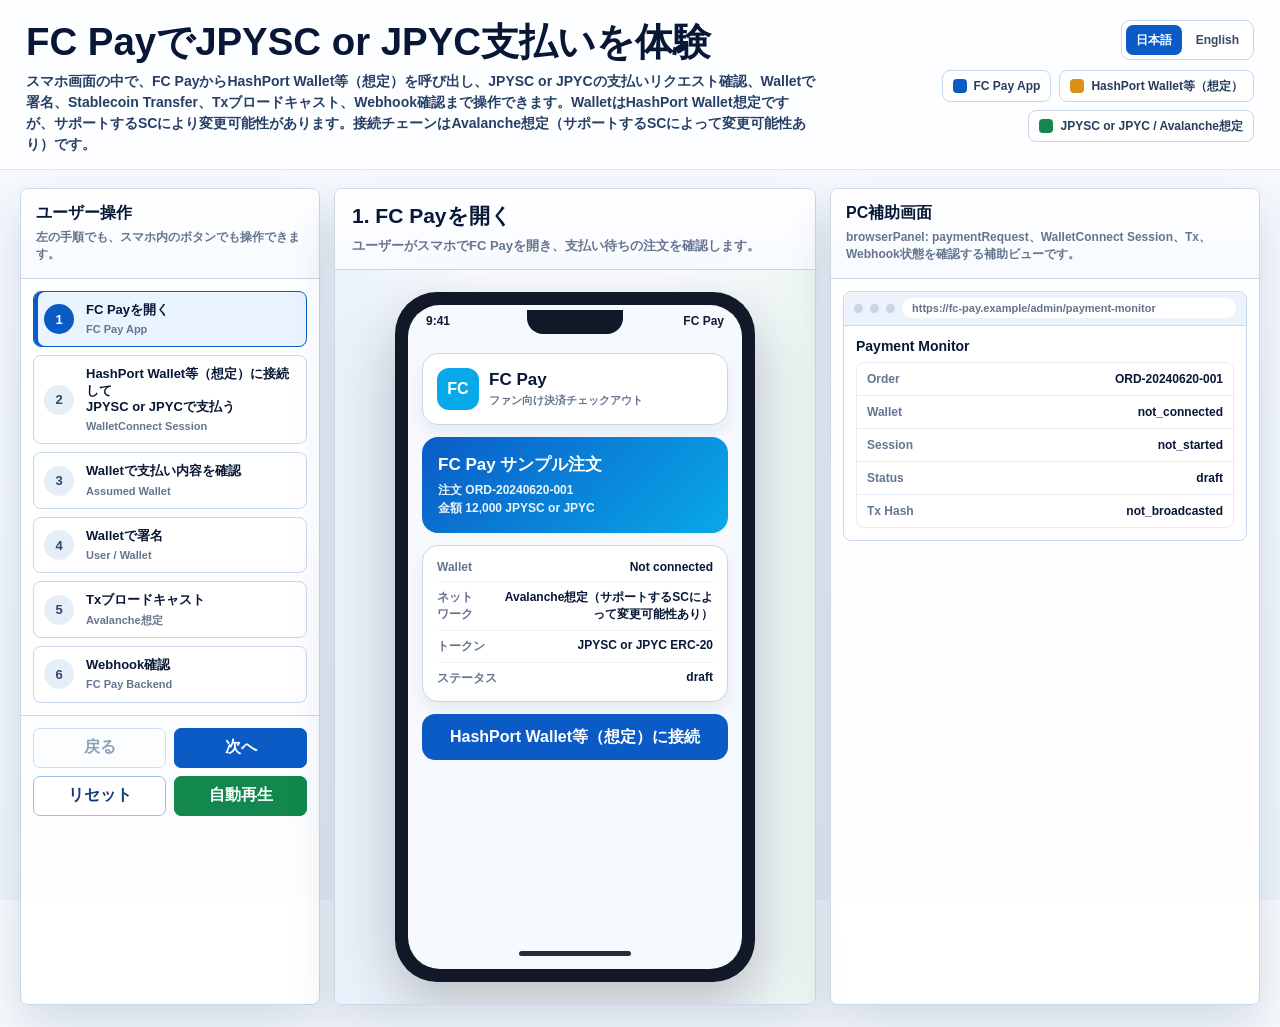
<file: fcpaydemo/index.html>
<!doctype html>
<html lang="ja">
<head>
<meta charset="utf-8">
<meta name="viewport" content="width=device-width, initial-scale=1">
<title>FC Pay JPYSC or JPYC Payment Demo</title>
<style>
*{box-sizing:border-box}
:root{--navy:#071735;--ink:#17243b;--muted:#65758f;--blue:#0b5bc7;--cyan:#08a9e8;--green:#12884e;--amber:#d89213;--line:#c8d8ea;--soft-blue:#eaf4ff;--shadow:0 20px 46px rgba(15,37,75,.15)}
html,body{height:100%}
body{margin:0;color:var(--ink);font-family:-apple-system,BlinkMacSystemFont,"Hiragino Sans","Yu Gothic","Meiryo",Arial,sans-serif;background:linear-gradient(180deg,#f8fbff 0%,#edf4fb 100%)}
button{font:inherit;cursor:pointer}
.window{min-height:100%;display:grid;grid-template-rows:auto 1fr}
.top{display:flex;justify-content:space-between;gap:20px;align-items:flex-start;padding:20px 26px 14px;border-bottom:1px solid #dce7f4;background:rgba(255,255,255,.78)}
.top-main{max-width:790px}
h1{margin:0;color:var(--navy);font-size:clamp(24px,3vw,40px);line-height:1.12;font-weight:900;letter-spacing:0}
.top p{margin:8px 0 0;color:#263f66;font-size:14px;font-weight:800;line-height:1.5}
.top-tools{display:grid;gap:10px;justify-items:end}
.languageToggle{display:inline-flex;gap:4px;padding:4px;border:1px solid var(--line);border-radius:9px;background:#fff}
.languageToggle button{border:0;border-radius:7px;background:transparent;color:#344b69;font-size:12px;font-weight:900;min-height:30px;padding:0 10px}
.languageToggle button.active{background:var(--blue);color:#fff}
.chips{display:flex;flex-wrap:wrap;gap:8px;justify-content:flex-end;max-width:520px}
.chip{display:inline-flex;align-items:center;gap:7px;min-height:32px;padding:6px 10px;border:1px solid var(--line);border-radius:8px;background:#fff;color:#283d5d;font-size:12px;font-weight:900}
.chip i{width:14px;height:14px;border-radius:4px;background:var(--blue);display:block}
.chip.wallet i{background:var(--amber)}.chip.chain i{background:var(--green)}
.workspace{width:100%;max-width:1540px;margin:0 auto;padding:18px 20px 22px;display:grid;grid-template-columns:300px minmax(420px,1fr) 430px;gap:14px}
.panel{background:rgba(255,255,255,.95);border:1px solid var(--line);border-radius:8px;box-shadow:var(--shadow);overflow:hidden}
.panel-head{padding:14px 15px;border-bottom:1px solid var(--line);background:linear-gradient(180deg,#fff,#f7fbff)}
.panel-head h2{margin:0;color:var(--navy);font-size:16px}.panel-head p{margin:5px 0 0;color:var(--muted);font-size:12px;font-weight:700;line-height:1.45}
.steps{display:grid;gap:8px;padding:12px}
.step{border:1px solid var(--line);border-radius:8px;background:white;padding:10px;display:grid;grid-template-columns:32px 1fr;gap:10px;align-items:center;text-align:left}
.step.active{border-color:var(--blue);background:var(--soft-blue);box-shadow:inset 4px 0 0 var(--blue)}.step.done{border-color:#99d5b5;background:#f7fcf9}
.num{width:30px;height:30px;border-radius:50%;background:#e6eef8;color:#2d4868;font-size:13px;font-weight:900;display:grid;place-items:center}.active .num{background:var(--blue);color:#fff}.done .num{background:var(--green);color:#fff}
.step b{font-size:13px;color:var(--navy);display:block;line-height:1.25;white-space:pre-line}.step span span{display:block;margin-top:4px;font-size:11px;color:var(--muted);font-weight:800;line-height:1.3}
.side-controls{display:grid;grid-template-columns:1fr 1fr;gap:8px;padding:12px;border-top:1px solid var(--line);background:#fbfdff}
.btn{min-height:40px;border:1px solid #9dbce6;border-radius:7px;background:white;color:#143d78;font-weight:900}.btn.primary{background:var(--blue);border-color:var(--blue);color:#fff}.btn.green{background:var(--green);border-color:var(--green);color:#fff}.btn:disabled{opacity:.48;cursor:not-allowed}
.phone-zone{display:grid;grid-template-rows:auto 1fr auto;min-height:760px}
.stage-head{padding:14px 17px;border-bottom:1px solid var(--line);background:linear-gradient(180deg,#fff,#f8fbff)}.stage-head h2{margin:0;color:var(--navy);font-size:21px;line-height:1.28;white-space:pre-line}.stage-head p{margin:6px 0 0;color:var(--muted);font-size:13px;font-weight:800;line-height:1.5}
.phone-wrap{display:grid;place-items:center;padding:22px;background:linear-gradient(90deg,rgba(11,91,199,.07),transparent 30%,transparent 70%,rgba(18,136,78,.06)),#fbfdff}
.phoneViewport{width:360px;max-width:100%;height:690px;background:#111827;border-radius:42px;padding:13px;box-shadow:0 26px 64px rgba(9,22,46,.28);position:relative}
.phoneViewport:before{content:"";position:absolute;top:18px;left:50%;width:96px;height:24px;background:#111827;border-radius:0 0 16px 16px;transform:translateX(-50%);z-index:3}
.phone-screen{height:100%;border-radius:32px;background:#f6f9fe;overflow:hidden;display:grid;grid-template-rows:auto 1fr auto;position:relative}
.phone-status{height:34px;padding:9px 18px 0;display:flex;justify-content:space-between;color:#0f1c32;font-size:12px;font-weight:900}
.phone-app{padding:14px;display:grid;align-content:start;gap:12px;overflow:auto}
.app-card{border:1px solid #c8d8ea;border-radius:16px;background:#fff;padding:14px;box-shadow:0 8px 18px rgba(18,41,78,.07)}
.brand{display:flex;align-items:center;gap:10px}.mark{width:42px;height:42px;border-radius:12px;background:var(--cyan);color:white;font-weight:900;display:grid;place-items:center}.brand h3{margin:0;color:var(--navy);font-size:17px}.brand p{margin:3px 0 0;color:var(--muted);font-size:11px;font-weight:800}
.hero-ticket{background:linear-gradient(135deg,#0b5bc7,#08a9e8);color:white;border-radius:16px;padding:16px}.hero-ticket b{display:block;font-size:17px;margin-bottom:5px}.hero-ticket span{display:block;font-size:12px;font-weight:800;opacity:.92;line-height:1.5}
.kv{display:grid;gap:7px}.kv div{display:flex;justify-content:space-between;gap:10px;font-size:12px;border-bottom:1px solid #edf2f8;padding-bottom:7px}.kv div:last-child{border-bottom:0;padding-bottom:0}.kv span{color:var(--muted);font-weight:900}.kv b{color:var(--navy);text-align:right}
.phone-btn{width:100%;min-height:46px;border:0;border-radius:13px;background:var(--blue);color:#fff;font-weight:900}.phone-btn.secondary{background:white;color:var(--blue);border:1px solid #9dbce6}.phone-btn.green{background:var(--green)}.phone-btn.amber{background:var(--amber)}
.phone-nav{height:32px;display:grid;place-items:center}.home-indicator{width:112px;height:5px;border-radius:6px;background:#111827;opacity:.9}
.wallet-top{background:linear-gradient(135deg,#fff5dc,#ffffff);border:1px solid #efd394}.wallet-logo{width:46px;height:46px;border-radius:13px;border:3px solid var(--blue);position:relative}.wallet-logo:after{content:"";position:absolute;inset:10px;border:3px solid #66a8ff;border-radius:8px;transform:rotate(45deg)}
.amount{font-size:32px;color:var(--navy);font-weight:900;text-align:center;margin:4px 0}.confirm-box{border:1px solid #efd394;background:#fffaf0;border-radius:14px;padding:12px;display:grid;gap:7px}.loader{height:9px;background:#e5edf7;border-radius:999px;overflow:hidden}.loader span{display:block;height:100%;width:0;background:linear-gradient(90deg,var(--blue),var(--green));border-radius:999px;transition:width .25s ease}.chainProcessing{display:grid;justify-items:center;gap:12px;text-align:center}.chainProcessing-icon{width:76px;height:76px;border-radius:50%;border:8px solid #dce9f7;border-top-color:var(--green);animation:spin 1s linear infinite}.chainProcessing h4{margin:0;color:var(--navy);font-size:16px}.chainProcessing p{margin:0;color:#39506e;font-size:12px;font-weight:800;line-height:1.5}.processing-bar{height:9px;width:100%;background:#e5edf7;border-radius:999px;overflow:hidden}.processing-bar span{display:block;height:100%;width:100%;background:linear-gradient(90deg,var(--blue),var(--green));animation:fillProcessing 1s ease-in-out forwards}@keyframes spin{to{transform:rotate(360deg)}}@keyframes fillProcessing{from{transform:translateX(-100%)}to{transform:translateX(0)}}.toast-line{font-size:12px;color:#39506e;font-weight:800;line-height:1.5}
.pc{display:grid;grid-template-rows:auto 1fr;min-height:760px}.browserPanel{padding:12px;display:grid;align-content:start;gap:12px}.browser-shell{border:1px solid var(--line);border-radius:8px;background:#fff;overflow:hidden}.browser-bar{height:34px;background:#edf3fa;border-bottom:1px solid var(--line);display:flex;align-items:center;gap:7px;padding:0 10px}.browser-dot{width:9px;height:9px;border-radius:50%;background:#c7d5e7}.browser-url{height:20px;flex:1;border-radius:999px;background:#fff;color:#62738c;font-size:11px;font-weight:800;display:flex;align-items:center;padding:0 10px;overflow:hidden;white-space:nowrap}.browser-body{padding:12px}.browser-body h3{margin:0 0 8px;color:var(--navy);font-size:14px}
.rows{display:grid;gap:0;border:1px solid #e4edf7;border-radius:8px;overflow:hidden}.row{display:flex;justify-content:space-between;gap:10px;padding:9px 10px;border-bottom:1px solid #e4edf7;font-size:12px}.row:last-child{border-bottom:0}.row span{color:var(--muted);font-weight:900}.row b{color:var(--navy);text-align:right}
.floating-toast{position:fixed;right:20px;bottom:20px;background:#071735;color:white;border-radius:8px;padding:12px 14px;font-size:13px;font-weight:900;box-shadow:0 14px 32px rgba(5,18,45,.28);opacity:0;transform:translateY(12px);transition:.2s ease;max-width:360px;line-height:1.45}.floating-toast.show{opacity:1;transform:translateY(0)}
@media(max-width:1180px){.workspace{grid-template-columns:270px 1fr}.pc{grid-column:1/-1;min-height:auto}}
@media(max-width:760px){.top{display:block;padding:18px 14px}.top-tools{justify-items:start;margin-top:12px}.chips{justify-content:flex-start}.workspace{grid-template-columns:1fr;padding:12px}.phone-zone,.pc{min-height:auto}.phoneViewport{height:650px}}
</style>
</head>
<body>
<div class="window">
  <header class="top">
    <div class="top-main">
      <h1 id="heroTitle"></h1>
      <p id="heroLead"></p>
    </div>
    <div class="top-tools">
      <div class="languageToggle" id="languageToggle" aria-label="Language">
        <button type="button" data-lang="ja" class="active">日本語</button>
        <button type="button" data-lang="en">English</button>
      </div>
      <div class="chips">
        <span class="chip"><i></i>FC Pay App</span>
        <span class="chip wallet"><i></i>HashPort Wallet等（想定）</span>
        <span class="chip chain"><i></i>JPYSC or JPYC / Avalanche想定</span>
      </div>
    </div>
  </header>
  <main class="workspace">
    <aside class="panel">
      <div class="panel-head"><h2 id="stepsTitle"></h2><p id="stepsLead"></p></div>
      <div class="steps" id="steps"></div>
      <div class="side-controls">
        <button class="btn" id="prevBtn" type="button"></button>
        <button class="btn primary" id="nextBtn" type="button"></button>
        <button class="btn" id="resetBtn" type="button"></button>
        <button class="btn green" id="autoBtn" type="button"></button>
      </div>
    </aside>
    <section class="panel phone-zone">
      <div class="stage-head"><h2 id="stageTitle"></h2><p id="stageLead"></p></div>
      <div class="phone-wrap">
        <div class="phoneViewport" id="phoneViewport">
          <div class="phone-screen">
            <div class="phone-status"><span>9:41</span><span id="phoneAppName">FC Pay</span></div>
            <div class="phone-app" id="phoneApp"></div>
            <div class="phone-nav"><div class="home-indicator"></div></div>
          </div>
        </div>
      </div>
    </section>
    <aside class="panel pc">
      <div class="panel-head"><h2 id="pcTitle"></h2><p id="pcLead"></p></div>
      <div class="browserPanel" id="browserPanel">
        <div class="browser-shell">
          <div class="browser-bar"><span class="browser-dot"></span><span class="browser-dot"></span><span class="browser-dot"></span><div class="browser-url">https://fc-pay.example/admin/payment-monitor</div></div>
          <div class="browser-body"><h3>Payment Monitor</h3><div class="rows" id="statusRows"></div></div>
        </div>
      </div>
    </aside>
  </main>
</div>
<div class="floating-toast" id="toast" role="status"></div>
<script>
const txHash = "0x8b7e...SC...42a1";
const walletAddress = "0xHPW9...91D8";
const merchantAddress = "0xFCPay...Vault";
const paymentRequest = {requestId:"PAY-20240620-0001",orderId:"ORD-20240620-001",item:"FC Pay sample order",amount:"12000",currency:"JPYSC or JPYC",network:"Avalanche想定（サポートするSCによって変更可能性あり）",tokenStandard:"ERC-20",fromWallet:null,toMerchantWallet:merchantAddress,callbackUrl:"https://fc-pay.example/webhook/stablecoin",walletConnectSession:null,signedPayload:null,txHash:null,status:"draft"};

const i18n = {
  ja: {
    pageTitle:"FC Pay JPYSC or JPYC支払いデモ",
    heroTitle:"FC PayでJPYSC or JPYC支払いを体験",
    heroLead:"スマホ画面の中で、FC PayからHashPort Wallet等（想定）を呼び出し、JPYSC or JPYCの支払いリクエスト確認、Walletで署名、Stablecoin Transfer、Txブロードキャスト、Webhook確認まで操作できます。WalletはHashPort Wallet想定ですが、サポートするSCにより変更可能性があります。接続チェーンはAvalanche想定（サポートするSCによって変更可能性あり）です。",
    stepsTitle:"ユーザー操作",
    stepsLead:"左の手順でも、スマホ内のボタンでも操作できます。",
    pcTitle:"PC補助画面",
    pcLead:"browserPanel: paymentRequest、WalletConnect Session、Tx、Webhook状態を確認する補助ビューです。",
    prev:"戻る", next:"次へ", reset:"リセット", auto:"自動再生", stop:"停止",
    fcSubtitle:"ファン向け決済チェックアウト",
    walletName:"HashPort Wallet等（想定）",
    walletSubtitle:"WalletConnect Session / assumed wallet",
    orderTitle:"FC Pay サンプル注文",
    paidTitle:"支払い完了",
    orderMeta:"注文 ORD-20240620-001<br>金額 12,000 JPYSC or JPYC",
    connect:"HashPort Wallet等（想定）に接続",
    pay:"JPYSC or JPYCで支払う",
    openWallet:"HashPort Wallet等（想定）を開く",
    approve:"承認して署名",
    broadcast:"Stablecoin Transferを送信",
    webhook:"Webhook確認をシミュレート",
    copied:"Tx情報をコピーしました",
    noTx:"Txはまだ送信されていません",
    paidBody:"Webhook確認が完了し、FC Payの注文ステータスが paid に更新されました。",
    walletDone:"Walletで支払い完了が表示されています。",
    waitingWebhook:"Txブロードキャスト完了。チェーン確認とWebhookを待っています。",
    processingTitle:"ブロックチェーン上で処理中",
    processingBody:"Stablecoin TransferをAvalanche想定チェーンへ送信しています。約1.5秒後にTx確認へ進みます。",
    processingLog:"Blockchain processing animation is shown for 1.5 seconds.",
    labels:{wallet:"Wallet",network:"ネットワーク",token:"トークン",status:"ステータス",to:"送金先",gas:"Gas見積",request:"リクエスト",order:"注文",session:"Session",tx:"Tx Hash"},
    rows:{order:"Order",wallet:"Wallet",session:"Session",status:"Status",tx:"Tx Hash"},
    steps:[
      ["FC Payを開く","FC Pay App","ユーザーがスマホでFC Payを開き、支払い待ちの注文を確認します。","User opens FC Pay checkout."],
      ["HashPort Wallet等（想定）に接続して\nJPYSC or JPYCで支払う","WalletConnect Session","ユーザーが接続ボタンを押すと、FC PayがHashPort Wallet等の想定Walletを呼び出し、同時にJPYSC or JPYCの支払いリクエストを作成します。最終WalletはサポートするSCにより変更される可能性があります。接続チェーンはAvalanche想定（サポートするSCによって変更可能性あり）です。","FC Pay -> WalletConnect Session -> assumed wallet; pay with JPYSC or JPYC."],
      ["Walletで支払い内容を確認","Assumed Wallet","スマホ画面が想定Walletに切り替わり、金額・送金先・ネットワーク・Gas見積を確認します。","Assumed wallet shows amount, recipient, network and gas estimate."],
      ["Walletで署名","User / Wallet","ユーザーがWalletで署名し、送信可能なStablecoin Transferを作成します。","Wallet -> simulateWalletSignature(paymentRequest)."],
      ["Txブロードキャスト","Avalanche想定","署名済みのStablecoin TransferをAvalanche想定チェーンへブロードキャストし、Tx Hashを取得します。サポートするSCによって接続チェーンは変更される可能性があります。",`Stablecoin Transfer broadcasted. Tx Hash: ${txHash}`],
      ["Webhook確認","FC Pay Backend","支払い基盤がチェーン上の確定を検知し、WebhookでFC Payへ通知します。注文は paid になります。","Webhook confirms payment. FC Pay order status becomes paid."]
    ]
  },
  en: {
    pageTitle:"FC Pay JPYSC or JPYC Payment Demo",
    heroTitle:"Operate like a real user in FC Pay",
    heroLead:"Use the phone screen to call HashPort Wallet (assumed, depends on SC supported) from FC Pay, review a JPYSC or JPYC payment request, sign in the wallet, send the Stablecoin Transfer, broadcast the Tx, and receive Webhook confirmation. The connected chain is assumed to be Avalanche and may change depending on the supported stablecoin.",
    stepsTitle:"User Actions",
    stepsLead:"Use the side steps or tap the buttons inside the phone.",
    pcTitle:"PC Support View",
    pcLead:"browserPanel: a helper view for paymentRequest, WalletConnect Session, Tx, and Webhook status.",
    prev:"Back", next:"Next", reset:"Reset", auto:"Auto Play", stop:"Stop",
    fcSubtitle:"Fan payment checkout", walletName:"HashPort Wallet (assumed, depends on SC supported)", walletSubtitle:"WalletConnect Session / assumed wallet",
    orderTitle:"FC Pay Sample Order", paidTitle:"Payment Completed", orderMeta:"Order ORD-20240620-001<br>Amount 12,000 JPYSC or JPYC",
    connect:"Connect HashPort Wallet", pay:"Pay with JPYSC or JPYC", openWallet:"Open HashPort Wallet (assumed)", approve:"Approve & Sign", broadcast:"Broadcast Stablecoin Transfer", webhook:"Simulate Webhook",
    copied:"Tx information copied", noTx:"Tx has not been broadcast yet", paidBody:"Webhook confirmation is complete. FC Pay updated the order status to paid.", walletDone:"HashPort Wallet shows the payment as completed.", waitingWebhook:"Tx broadcast completed. Waiting for chain confirmation and Webhook.", processingTitle:"Processing on blockchain", processingBody:"Sending the Stablecoin Transfer to the assumed Avalanche chain. The demo advances after about 1.5 seconds.", processingLog:"Blockchain processing animation is shown for 1.5 seconds.",
    labels:{wallet:"Wallet",network:"Network",token:"Token",status:"Status",to:"To",gas:"Gas estimate",request:"Request",order:"Order",session:"Session",tx:"Tx Hash"},
    rows:{order:"Order",wallet:"Wallet",session:"Session",status:"Status",tx:"Tx Hash"},
    steps:[
      ["Open FC Pay","FC Pay App","The user opens FC Pay on the phone and sees an order waiting for payment.","User opens FC Pay checkout."],
      ["Connect HashPort Wallet and\nPay with JPYSC or JPYC","WalletConnect Session","The user taps connect. FC Pay calls HashPort Wallet (assumed, depends on SC supported) and creates a JPYSC or JPYC payment request at the same time. The connected chain is assumed to be Avalanche and may change depending on the supported stablecoin.","FC Pay -> WalletConnect Session -> assumed wallet; pay with JPYSC or JPYC."],
      ["Review Payment in Wallet","Assumed Wallet","The phone switches to the assumed wallet, where the user reviews amount, recipient, network, and gas estimate.","Assumed wallet shows amount, recipient, network and gas estimate."],
      ["Sign in Wallet","User / Wallet","The user signs in the wallet and creates a broadcast-ready Stablecoin Transfer.","Wallet -> simulateWalletSignature(paymentRequest)."],
      ["Broadcast Tx","Assumed Avalanche","The signed Stablecoin Transfer is broadcast to the assumed Avalanche chain and receives a Tx Hash. The connected chain may change depending on the supported stablecoin.",`Stablecoin Transfer broadcasted. Tx Hash: ${txHash}`],
      ["Webhook Confirmation","FC Pay Backend","The payment platform detects chain confirmation and notifies FC Pay by Webhook. The order becomes paid.","Webhook confirms payment. FC Pay order status becomes paid."]
    ]
  }
};

let current = 0, timer = null, lang = "ja", processingOnChain = false;
const els = {steps:document.getElementById("steps"),phoneApp:document.getElementById("phoneApp"),phoneAppName:document.getElementById("phoneAppName"),stageTitle:document.getElementById("stageTitle"),stageLead:document.getElementById("stageLead"),statusRows:document.getElementById("statusRows"),toast:document.getElementById("toast")};
function t(){return i18n[lang]}
function simulateWalletSignature(request){return `sig_hp_${request.requestId}_${Date.now().toString(36)}`}
function updatePaymentRequest(){paymentRequest.status=["draft","payment_request_created","wallet_reviewing","wallet_signed","tx_broadcasted","paid"][current];paymentRequest.fromWallet=current>=1?walletAddress:null;paymentRequest.walletConnectSession=current>=1?"wc:hashport-wallet-session-demo":null;paymentRequest.signedPayload=current>=3?paymentRequest.signedPayload||simulateWalletSignature(paymentRequest):null;paymentRequest.txHash=current>=4?txHash:null}
function kv(label,value){return `<div><span>${label}</span><b>${value}</b></div>`}
function fcPayApp(){const x=t(), connected=current>=1, requested=current>=1, paid=current>=5;return `<div class="app-card brand"><div class="mark">FC</div><div><h3>FC Pay</h3><p>${x.fcSubtitle}</p></div></div><div class="hero-ticket"><b>${paid?x.paidTitle:x.orderTitle}</b><span>${x.orderMeta}</span></div><div class="app-card kv">${kv(x.labels.wallet,connected?walletAddress:"Not connected")}${kv(x.labels.network,paymentRequest.network)}${kv(x.labels.token,"JPYSC or JPYC ERC-20")}${kv(x.labels.status,paymentRequest.status)}</div>${!connected?`<button class="phone-btn" onclick="tapConnectWallet()">${x.connect}</button>`:""}${connected&&!requested?`<button class="phone-btn" onclick="tapPayWithStablecoin()">${x.pay}</button>`:""}${requested&&current<2?`<button class="phone-btn amber" onclick="tapOpenWallet()">${x.openWallet}</button>`:""}${paid?`<div class="app-card"><div class="amount">Paid</div><p class="toast-line">${x.paidBody}</p></div>`:""}`}
function hashPortWalletApp(){const x=t(), signed=current>=3, broadcasted=current>=4;if(processingOnChain){return `<div class="app-card wallet-top brand"><div class="wallet-logo"></div><div><h3>${x.walletName}</h3><p>${x.walletSubtitle}</p></div></div><div class="app-card"><div class="amount">12,000 JPYSC or JPYC</div><div class="confirm-box kv">${kv(x.labels.to,merchantAddress)}${kv(x.labels.network,paymentRequest.network)}${kv(x.labels.gas,"0.0000x AVAX")}${kv(x.labels.request,paymentRequest.requestId)}</div></div><div class="app-card chainProcessing"><div class="chainProcessing-icon" aria-hidden="true"></div><h4>${x.processingTitle}</h4><p>${x.processingBody}</p><div class="processing-bar"><span></span></div></div>`}return `<div class="app-card wallet-top brand"><div class="wallet-logo"></div><div><h3>${x.walletName}</h3><p>${x.walletSubtitle}</p></div></div><div class="app-card"><div class="amount">12,000 JPYSC or JPYC</div><div class="confirm-box kv">${kv(x.labels.to,merchantAddress)}${kv(x.labels.network,paymentRequest.network)}${kv(x.labels.gas,"0.0000x AVAX")}${kv(x.labels.request,paymentRequest.requestId)}</div></div>${!signed?`<button class="phone-btn green" onclick="tapWalletApprove()">${x.approve}</button>`:""}${signed&&!broadcasted?`<button class="phone-btn green" onclick="tapBroadcastTx()">${x.broadcast}</button>`:""}${broadcasted&&current<5?`<div class="app-card"><div class="loader"><span style="width:72%"></span></div><p class="toast-line">${x.waitingWebhook}</p></div><button class="phone-btn secondary" onclick="tapWebhookConfirm()">${x.webhook}</button>`:""}${current>=5?`<div class="app-card"><div class="amount">Done</div><p class="toast-line">${x.walletDone}</p></div>`:""}`}
function renderStaticText(){const x=t();document.documentElement.lang=lang;document.title=x.pageTitle;document.getElementById("heroTitle").innerHTML=x.heroTitle;document.getElementById("heroLead").textContent=x.heroLead;document.getElementById("stepsTitle").textContent=x.stepsTitle;document.getElementById("stepsLead").textContent=x.stepsLead;document.getElementById("pcTitle").textContent=x.pcTitle;document.getElementById("pcLead").textContent=x.pcLead;document.getElementById("prevBtn").textContent=x.prev;document.getElementById("nextBtn").textContent=x.next;document.getElementById("resetBtn").textContent=x.reset;document.getElementById("autoBtn").textContent=timer?x.stop:x.auto;document.querySelectorAll("#languageToggle button").forEach(b=>b.classList.toggle("active",b.dataset.lang===lang))}
function renderSteps(){const x=t();els.steps.innerHTML=x.steps.map((step,index)=>`<button class="step" type="button" data-step="${index}"><span class="num">${index+1}</span><span><b>${step[0]}</b><span>${step[1]}</span></span></button>`).join("");document.querySelectorAll("[data-step]").forEach(button=>button.addEventListener("click",()=>setStep(Number(button.dataset.step),true)))}
function renderPhone(){els.phoneAppName.textContent=current>=2&&current<5?t().walletName:"FC Pay";els.phoneApp.innerHTML=current>=2&&current<5?hashPortWalletApp():fcPayApp()}
function renderPc(){const x=t();if(processingOnChain)paymentRequest.status="processing_on_chain";const rows=[[x.rows.order,paymentRequest.orderId],[x.rows.wallet,paymentRequest.fromWallet||"not_connected"],[x.rows.session,paymentRequest.walletConnectSession||"not_started"],[x.rows.status,paymentRequest.status],[x.rows.tx,paymentRequest.txHash||"not_broadcasted"]];els.statusRows.innerHTML=rows.map(([k,v])=>`<div class="row"><span>${k}</span><b>${v}</b></div>`).join("")}
function setStep(index,announce=false){processingOnChain=false;current=Math.max(0,Math.min(index,t().steps.length-1));updatePaymentRequest();renderStaticText();renderSteps();const step=t().steps[current];els.stageTitle.textContent=`${current+1}. ${step[0]}`;els.stageLead.textContent=step[2];renderPhone();renderPc();document.querySelectorAll(".step").forEach((button,index)=>{button.classList.toggle("active",index===current);button.classList.toggle("done",index<current)});document.getElementById("prevBtn").disabled=current===0;document.getElementById("nextBtn").disabled=current===t().steps.length-1;if(announce)showToast(step[0])}
function setLanguage(nextLang){lang=nextLang;setStep(current,false)}
function showToast(text){els.toast.textContent=text;els.toast.classList.add("show");clearTimeout(showToast.timer);showToast.timer=setTimeout(()=>els.toast.classList.remove("show"),2200)}
function stopAuto(){if(timer){clearInterval(timer);timer=null;renderStaticText()}}
function tapConnectWallet(){stopAuto();setStep(1,true)}function tapPayWithStablecoin(){stopAuto();setStep(1,true)}function tapOpenWallet(){stopAuto();setStep(2,true)}function tapWalletApprove(){stopAuto();setStep(3,true)}function tapBroadcastTx(){stopAuto();processingOnChain=true;updatePaymentRequest();renderStaticText();renderPhone();renderPc();showToast(t().processingTitle);const processingOnChainDelay=1500;setTimeout(()=>{if(processingOnChain)setStep(4,true)},processingOnChainDelay)}function tapWebhookConfirm(){stopAuto();setStep(5,true)}
document.getElementById("prevBtn").addEventListener("click",()=>{stopAuto();setStep(current-1,true)});document.getElementById("nextBtn").addEventListener("click",()=>{stopAuto();setStep(current+1,true)});document.getElementById("resetBtn").addEventListener("click",()=>{stopAuto();paymentRequest.signedPayload=null;setStep(0,true)});document.getElementById("autoBtn").addEventListener("click",()=>{if(timer){stopAuto();return}timer=setInterval(()=>{if(current>=t().steps.length-1){stopAuto();return}setStep(current+1,false)},1200);renderStaticText()});document.querySelectorAll("#languageToggle button").forEach(button=>button.addEventListener("click",()=>setLanguage(button.dataset.lang)));
setStep(0);
</script>
</body>
</html>
</file>
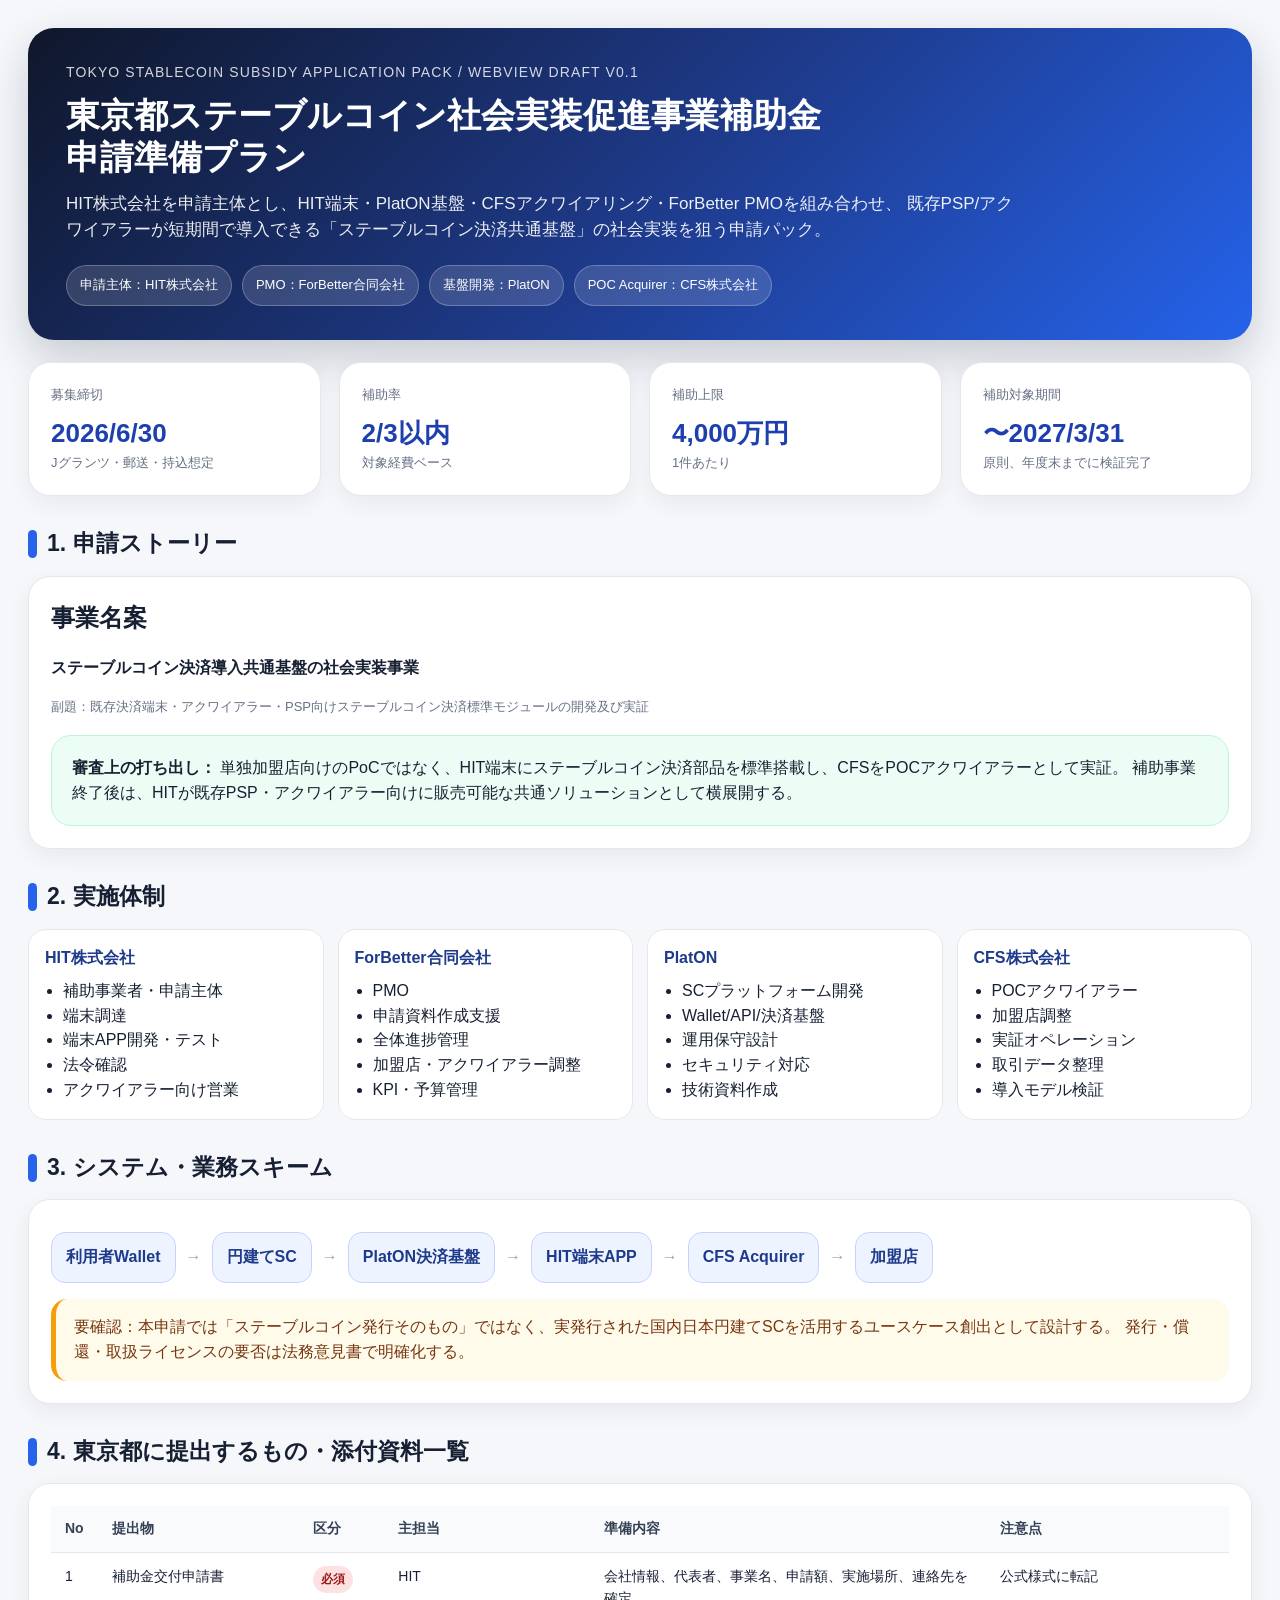
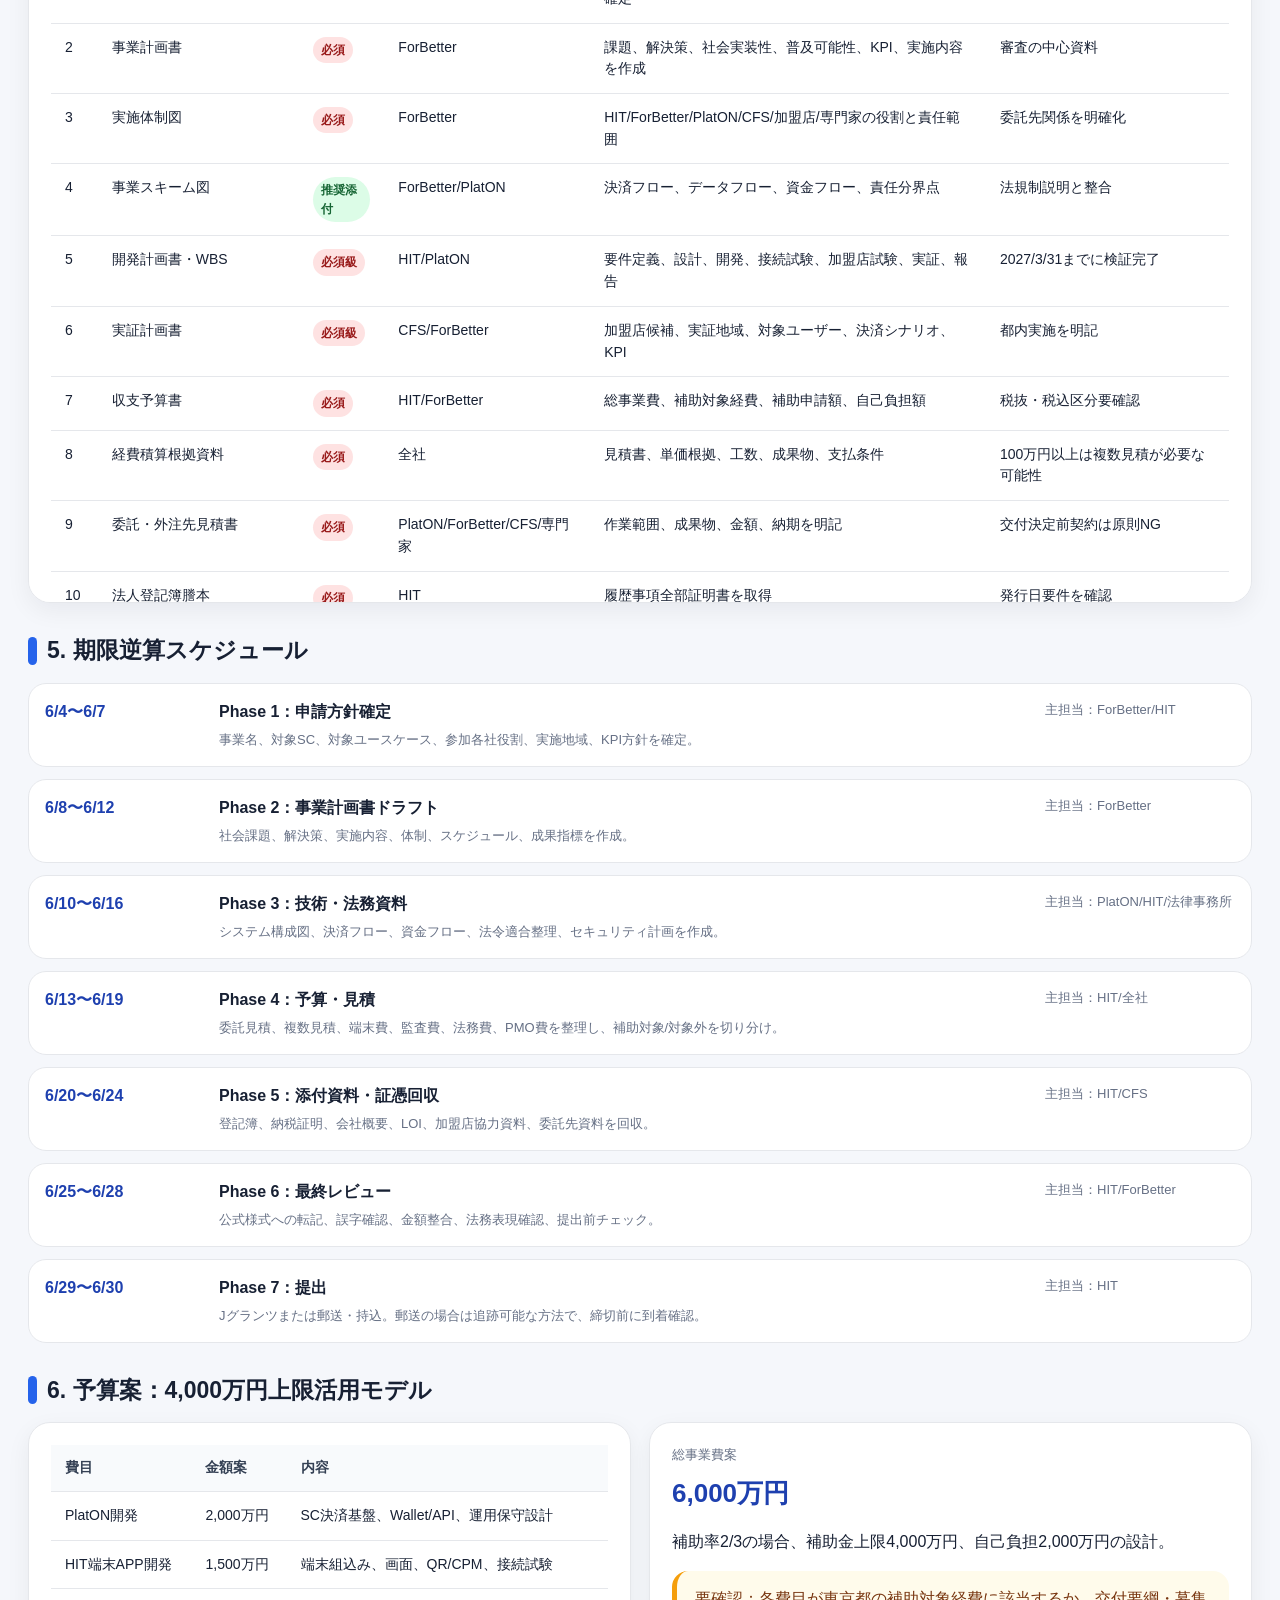
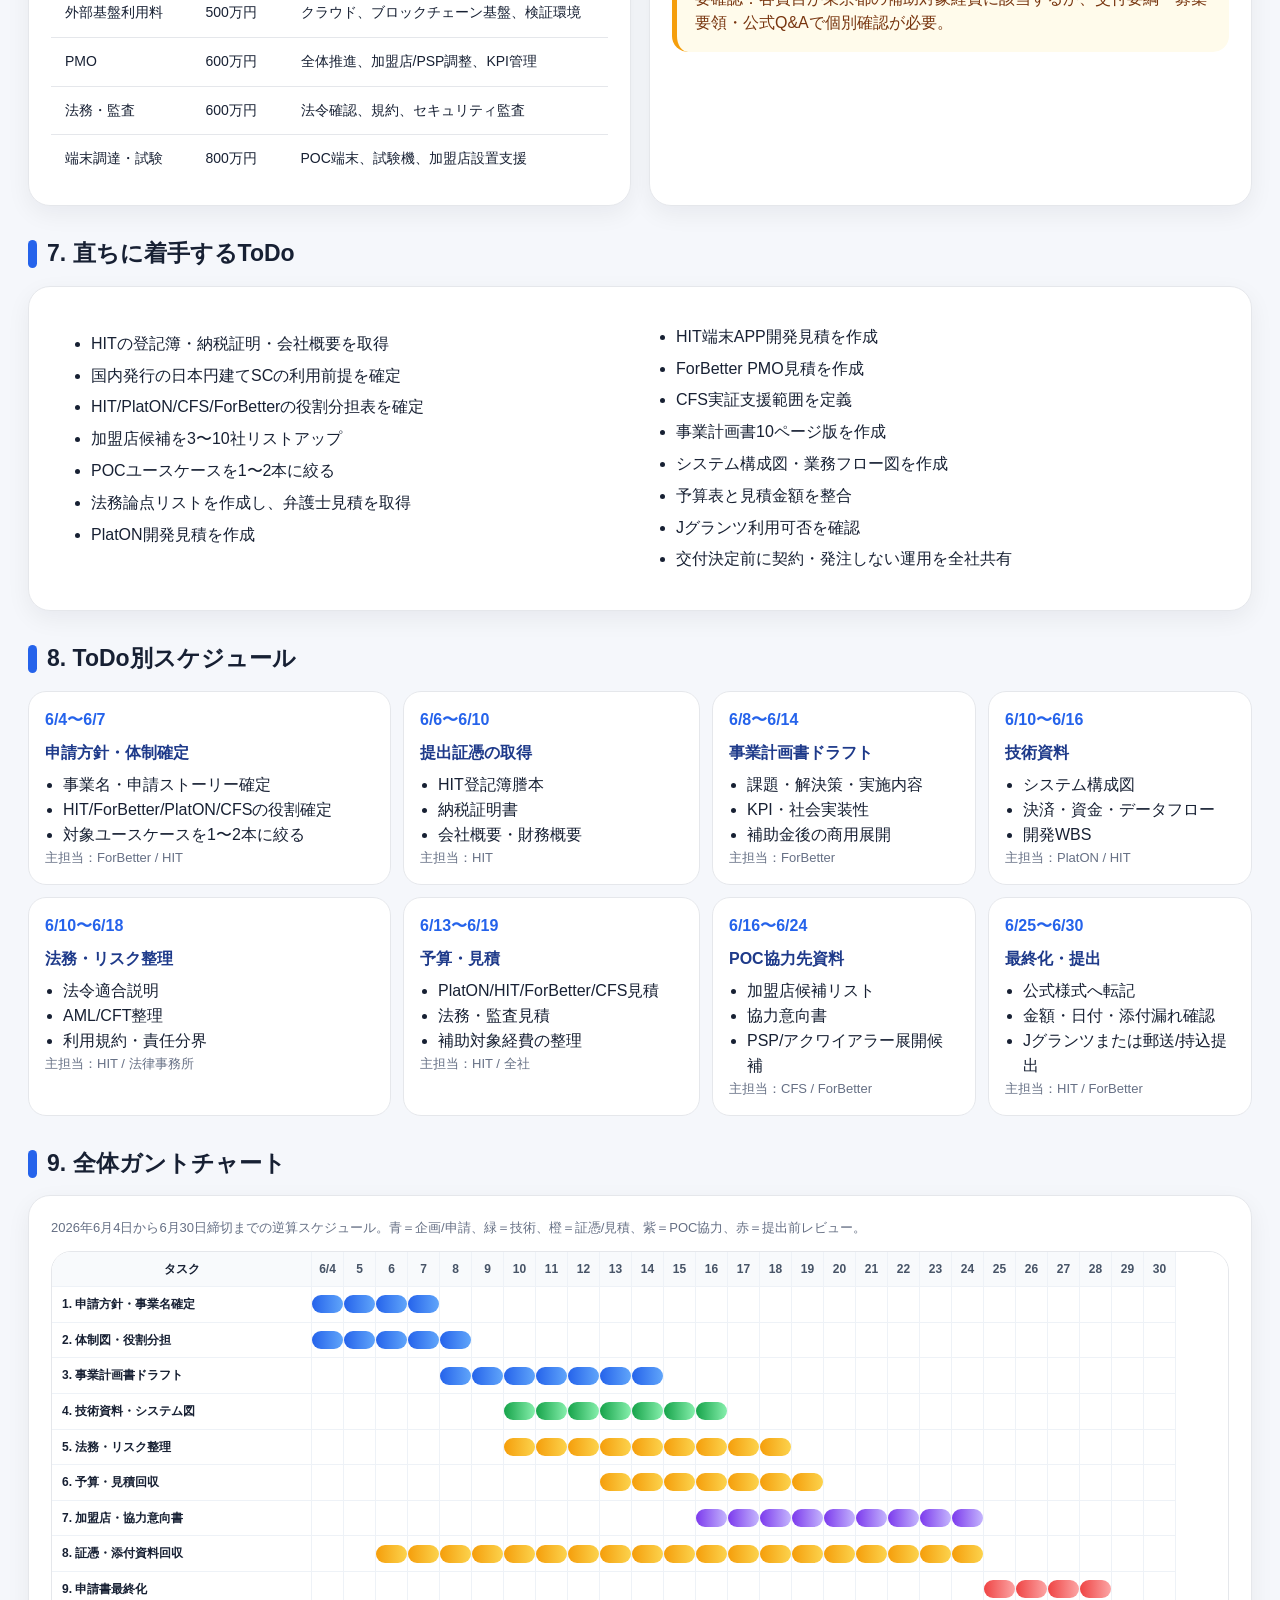
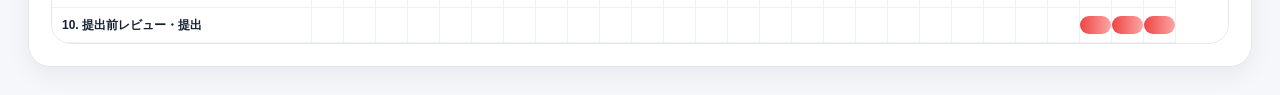
<file: HIT_SC_PJ2/index.html>
<!DOCTYPE html>
<html lang="ja">
<head>
<meta charset="UTF-8" />
<meta name="viewport" content="width=device-width, initial-scale=1.0" />
<title>東京都ステーブルコイン社会実装促進事業補助金 申請準備Webview</title>
<style>
:root{
  --bg:#f5f7fb;
  --card:#ffffff;
  --ink:#172033;
  --muted:#667085;
  --blue:#2563eb;
  --blue2:#1e40af;
  --green:#16a34a;
  --orange:#f59e0b;
  --red:#ef4444;
  --line:#e5e7eb;
  --soft:#eef4ff;
}
*{box-sizing:border-box}
body{
  margin:0;
  font-family:-apple-system,BlinkMacSystemFont,"Segoe UI","Noto Sans JP","Hiragino Sans","Yu Gothic",sans-serif;
  background:var(--bg);
  color:var(--ink);
  line-height:1.55;
}
.wrapper{max-width:1280px;margin:0 auto;padding:28px}
.hero{
  background:linear-gradient(135deg,#0f172a,#1e3a8a 52%,#2563eb);
  color:white;border-radius:26px;padding:34px 38px;margin-bottom:22px;
  box-shadow:0 18px 45px rgba(15,23,42,.20);
}
.kicker{font-size:14px;letter-spacing:.08em;opacity:.82;text-transform:uppercase}
h1{font-size:34px;line-height:1.25;margin:10px 0 12px}
.subtitle{font-size:17px;opacity:.92;max-width:950px}
.badges{display:flex;gap:10px;flex-wrap:wrap;margin-top:22px}
.badge{
  background:rgba(255,255,255,.14);
  border:1px solid rgba(255,255,255,.25);
  padding:9px 13px;border-radius:999px;font-size:13px
}
.grid{display:grid;gap:18px}
.grid-4{grid-template-columns:repeat(4,1fr)}
.grid-3{grid-template-columns:repeat(3,1fr)}
.grid-2{grid-template-columns:repeat(2,1fr)}
.card{
  background:var(--card);border:1px solid var(--line);border-radius:22px;
  padding:22px;box-shadow:0 8px 24px rgba(16,24,40,.06)
}
.metric{font-size:13px;color:var(--muted);margin-bottom:8px}
.metric-value{font-size:26px;font-weight:800;color:var(--blue2)}
.section-title{
  margin:30px 0 14px;font-size:23px;font-weight:850;
  display:flex;align-items:center;gap:10px
}
.section-title:before{
  content:"";width:9px;height:28px;border-radius:99px;background:var(--blue)
}
table{width:100%;border-collapse:separate;border-spacing:0;font-size:14px}
th{
  text-align:left;color:#344054;background:#f8fafc;border-bottom:1px solid var(--line);
  padding:12px 14px;font-weight:750;position:sticky;top:0
}
td{padding:13px 14px;border-bottom:1px solid var(--line);vertical-align:top}
tr:last-child td{border-bottom:none}
.tag{display:inline-block;padding:4px 8px;border-radius:999px;font-size:12px;font-weight:700}
.must{background:#fee2e2;color:#991b1b}
.reco{background:#dcfce7;color:#166534}
.check{background:#e0e7ff;color:#3730a3}
.owner{background:#fef3c7;color:#92400e}
.timeline{display:grid;gap:12px}
.phase{
  display:grid;grid-template-columns:160px 1fr 190px;gap:14px;align-items:start;
  border:1px solid var(--line);border-radius:18px;background:white;padding:16px
}
.phase-date{font-weight:850;color:var(--blue2)}
.phase-title{font-weight:850;margin-bottom:5px}
.small{font-size:13px;color:var(--muted)}
.flow{
  display:flex;flex-wrap:wrap;gap:10px;align-items:center;margin-top:10px
}
.node{
  padding:12px 14px;background:var(--soft);border:1px solid #c7d2fe;border-radius:14px;
  font-weight:750;color:#1e3a8a
}
.arrow{color:#94a3b8;font-weight:900}
.role-grid{display:grid;grid-template-columns:repeat(4,1fr);gap:14px}
.role{
  border:1px solid var(--line);border-radius:18px;padding:16px;background:#fff
}
.role h3{margin:0 0 8px;font-size:16px;color:#1e3a8a}
.role ul{margin:8px 0 0;padding-left:18px}
.note{
  border-left:5px solid var(--orange);background:#fffbeb;border-radius:16px;padding:16px 18px;
  color:#78350f;margin-top:16px
}
.callout{
  background:#ecfdf5;border:1px solid #bbf7d0;border-radius:20px;padding:20px;margin-top:18px
}
.checklist{columns:2;gap:32px}
.checklist li{break-inside:avoid;margin:7px 0}
@media(max-width:980px){
  .grid-4,.grid-3,.grid-2,.role-grid{grid-template-columns:1fr}
  .phase{grid-template-columns:1fr}
  .checklist{columns:1}
  .wrapper{padding:16px}
}
@media print{
 body{background:white}
 .card,.hero{box-shadow:none}
 .wrapper{max-width:none}
}

.gantt-wrap{overflow:auto;border:1px solid var(--line);border-radius:20px;background:white}
.gantt{
  min-width:1180px;
  display:grid;
  grid-template-columns:260px repeat(27,32px);
  font-size:12px;
}
.gantt .cell{
  border-right:1px solid #eef2f7;
  border-bottom:1px solid #eef2f7;
  min-height:34px;
  display:flex;align-items:center;
}
.gantt .head{
  background:#f8fafc;
  font-weight:750;
  justify-content:center;
  color:#475467;
  position:sticky;top:0;z-index:2;
}
.gantt .task-name{
  position:sticky;left:0;z-index:3;
  background:#fff;
  padding:8px 10px;
  font-weight:720;
  color:#172033;
}
.gantt .head.task-name{background:#f8fafc;z-index:4}
.gantt .bar{
  height:18px;border-radius:999px;background:linear-gradient(90deg,#2563eb,#60a5fa);
  align-self:center;width:100%;
}
.gantt .bar.green{background:linear-gradient(90deg,#16a34a,#86efac)}
.gantt .bar.orange{background:linear-gradient(90deg,#f59e0b,#fcd34d)}
.gantt .bar.red{background:linear-gradient(90deg,#ef4444,#fca5a5)}
.gantt .bar.purple{background:linear-gradient(90deg,#7c3aed,#c4b5fd)}
.todo-schedule{
  display:grid;
  grid-template-columns:1.1fr .9fr .8fr .8fr;
  gap:12px;
}
.todo-card{
  border:1px solid var(--line);
  border-radius:18px;
  background:#fff;
  padding:16px;
}
.todo-card h3{margin:0 0 8px;font-size:16px;color:#1e3a8a}
.todo-card .date{font-weight:850;color:#2563eb;margin-bottom:8px}
.todo-card ul{margin:8px 0 0;padding-left:18px}
@media(max-width:980px){.todo-schedule{grid-template-columns:1fr}}

</style>
</head>
<body>
<div class="wrapper">
  <section class="hero">
    <div class="kicker">Tokyo Stablecoin Subsidy Application Pack / Webview Draft v0.1</div>
    <h1>東京都ステーブルコイン社会実装促進事業補助金<br>申請準備プラン</h1>
    <div class="subtitle">
      HIT株式会社を申請主体とし、HIT端末・PlatON基盤・CFSアクワイアリング・ForBetter PMOを組み合わせ、
      既存PSP/アクワイアラーが短期間で導入できる「ステーブルコイン決済共通基盤」の社会実装を狙う申請パック。
    </div>
    <div class="badges">
      <div class="badge">申請主体：HIT株式会社</div>
      <div class="badge">PMO：ForBetter合同会社</div>
      <div class="badge">基盤開発：PlatON</div>
      <div class="badge">POC Acquirer：CFS株式会社</div>
    </div>
  </section>

  <div class="grid grid-4">
    <div class="card"><div class="metric">募集締切</div><div class="metric-value">2026/6/30</div><div class="small">Jグランツ・郵送・持込想定</div></div>
    <div class="card"><div class="metric">補助率</div><div class="metric-value">2/3以内</div><div class="small">対象経費ベース</div></div>
    <div class="card"><div class="metric">補助上限</div><div class="metric-value">4,000万円</div><div class="small">1件あたり</div></div>
    <div class="card"><div class="metric">補助対象期間</div><div class="metric-value">〜2027/3/31</div><div class="small">原則、年度末までに検証完了</div></div>
  </div>

  <div class="section-title">1. 申請ストーリー</div>
  <div class="card">
    <h2 style="margin-top:0">事業名案</h2>
    <p><strong>ステーブルコイン決済導入共通基盤の社会実装事業</strong></p>
    <p class="small">副題：既存決済端末・アクワイアラー・PSP向けステーブルコイン決済標準モジュールの開発及び実証</p>
    <div class="callout">
      <strong>審査上の打ち出し：</strong>
      単独加盟店向けのPoCではなく、HIT端末にステーブルコイン決済部品を標準搭載し、CFSをPOCアクワイアラーとして実証。
      補助事業終了後は、HITが既存PSP・アクワイアラー向けに販売可能な共通ソリューションとして横展開する。
    </div>
  </div>

  <div class="section-title">2. 実施体制</div>
  <div class="role-grid">
    <div class="role"><h3>HIT株式会社</h3><ul><li>補助事業者・申請主体</li><li>端末調達</li><li>端末APP開発・テスト</li><li>法令確認</li><li>アクワイアラー向け営業</li></ul></div>
    <div class="role"><h3>ForBetter合同会社</h3><ul><li>PMO</li><li>申請資料作成支援</li><li>全体進捗管理</li><li>加盟店・アクワイアラー調整</li><li>KPI・予算管理</li></ul></div>
    <div class="role"><h3>PlatON</h3><ul><li>SCプラットフォーム開発</li><li>Wallet/API/決済基盤</li><li>運用保守設計</li><li>セキュリティ対応</li><li>技術資料作成</li></ul></div>
    <div class="role"><h3>CFS株式会社</h3><ul><li>POCアクワイアラー</li><li>加盟店調整</li><li>実証オペレーション</li><li>取引データ整理</li><li>導入モデル検証</li></ul></div>
  </div>

  <div class="section-title">3. システム・業務スキーム</div>
  <div class="card">
    <div class="flow">
      <div class="node">利用者Wallet</div><div class="arrow">→</div>
      <div class="node">円建てSC</div><div class="arrow">→</div>
      <div class="node">PlatON決済基盤</div><div class="arrow">→</div>
      <div class="node">HIT端末APP</div><div class="arrow">→</div>
      <div class="node">CFS Acquirer</div><div class="arrow">→</div>
      <div class="node">加盟店</div>
    </div>
    <div class="note">
      要確認：本申請では「ステーブルコイン発行そのもの」ではなく、実発行された国内日本円建てSCを活用するユースケース創出として設計する。
      発行・償還・取扱ライセンスの要否は法務意見書で明確化する。
    </div>
  </div>

  <div class="section-title">4. 東京都に提出するもの・添付資料一覧</div>
  <div class="card" style="overflow:auto;max-height:720px">
    <table>
      <thead>
        <tr>
          <th>No</th><th>提出物</th><th>区分</th><th>主担当</th><th>準備内容</th><th>注意点</th>
        </tr>
      </thead>
      <tbody>
        <tr><td>1</td><td>補助金交付申請書</td><td><span class="tag must">必須</span></td><td>HIT</td><td>会社情報、代表者、事業名、申請額、実施場所、連絡先を確定</td><td>公式様式に転記</td></tr>
        <tr><td>2</td><td>事業計画書</td><td><span class="tag must">必須</span></td><td>ForBetter</td><td>課題、解決策、社会実装性、普及可能性、KPI、実施内容を作成</td><td>審査の中心資料</td></tr>
        <tr><td>3</td><td>実施体制図</td><td><span class="tag must">必須</span></td><td>ForBetter</td><td>HIT/ForBetter/PlatON/CFS/加盟店/専門家の役割と責任範囲</td><td>委託先関係を明確化</td></tr>
        <tr><td>4</td><td>事業スキーム図</td><td><span class="tag reco">推奨添付</span></td><td>ForBetter/PlatON</td><td>決済フロー、データフロー、資金フロー、責任分界点</td><td>法規制説明と整合</td></tr>
        <tr><td>5</td><td>開発計画書・WBS</td><td><span class="tag must">必須級</span></td><td>HIT/PlatON</td><td>要件定義、設計、開発、接続試験、加盟店試験、実証、報告</td><td>2027/3/31までに検証完了</td></tr>
        <tr><td>6</td><td>実証計画書</td><td><span class="tag must">必須級</span></td><td>CFS/ForBetter</td><td>加盟店候補、実証地域、対象ユーザー、決済シナリオ、KPI</td><td>都内実施を明記</td></tr>
        <tr><td>7</td><td>収支予算書</td><td><span class="tag must">必須</span></td><td>HIT/ForBetter</td><td>総事業費、補助対象経費、補助申請額、自己負担額</td><td>税抜・税込区分要確認</td></tr>
        <tr><td>8</td><td>経費積算根拠資料</td><td><span class="tag must">必須</span></td><td>全社</td><td>見積書、単価根拠、工数、成果物、支払条件</td><td>100万円以上は複数見積が必要な可能性</td></tr>
        <tr><td>9</td><td>委託・外注先見積書</td><td><span class="tag must">必須</span></td><td>PlatON/ForBetter/CFS/専門家</td><td>作業範囲、成果物、金額、納期を明記</td><td>交付決定前契約は原則NG</td></tr>
        <tr><td>10</td><td>法人登記簿謄本</td><td><span class="tag must">必須</span></td><td>HIT</td><td>履歴事項全部証明書を取得</td><td>発行日要件を確認</td></tr>
        <tr><td>11</td><td>納税証明書</td><td><span class="tag must">必須</span></td><td>HIT</td><td>都税・法人税等の納税状況証明</td><td>未納なしを確認</td></tr>
        <tr><td>12</td><td>会社概要資料</td><td><span class="tag must">必須級</span></td><td>HIT</td><td>事業内容、端末事業、実績、組織体制、財務概要</td><td>申請主体の実行力を示す</td></tr>
        <tr><td>13</td><td>法令適合説明書</td><td><span class="tag reco">推奨添付</span></td><td>HIT/法律事務所</td><td>資金決済法、電子決済手段等取引業、AML/CFT、利用規約の整理</td><td>採択率向上に重要</td></tr>
        <tr><td>14</td><td>情報セキュリティ計画</td><td><span class="tag reco">推奨添付</span></td><td>PlatON/HIT</td><td>鍵管理、ウォレット管理、不正検知、監査ログ、障害対応</td><td>安全性評価に直結</td></tr>
        <tr><td>15</td><td>KPI・成果指標一覧</td><td><span class="tag reco">推奨添付</span></td><td>ForBetter</td><td>加盟店数、取引件数、GMV、障害率、導入期間短縮、商用化予定</td><td>普及可能性を定量化</td></tr>
        <tr><td>16</td><td>導入ロードマップ</td><td><span class="tag reco">推奨添付</span></td><td>ForBetter/HIT</td><td>2026 PoC、2027商用化、2028 PSP展開、2029全国展開</td><td>補助金後の継続性</td></tr>
        <tr><td>17</td><td>加盟店協力意向書</td><td><span class="tag reco">推奨添付</span></td><td>CFS</td><td>POC参加予定加盟店からLOI取得</td><td>実現性を補強</td></tr>
        <tr><td>18</td><td>アクワイアラー/PSP連携意向書</td><td><span class="tag reco">推奨添付</span></td><td>HIT/ForBetter</td><td>将来導入候補から関心表明を取得</td><td>横展開性を補強</td></tr>
      </tbody>
    </table>
  </div>

  <div class="section-title">5. 期限逆算スケジュール</div>
  <div class="timeline">
    <div class="phase"><div class="phase-date">6/4〜6/7</div><div><div class="phase-title">Phase 1：申請方針確定</div><div class="small">事業名、対象SC、対象ユースケース、参加各社役割、実施地域、KPI方針を確定。</div></div><div class="small">主担当：ForBetter/HIT</div></div>
    <div class="phase"><div class="phase-date">6/8〜6/12</div><div><div class="phase-title">Phase 2：事業計画書ドラフト</div><div class="small">社会課題、解決策、実施内容、体制、スケジュール、成果指標を作成。</div></div><div class="small">主担当：ForBetter</div></div>
    <div class="phase"><div class="phase-date">6/10〜6/16</div><div><div class="phase-title">Phase 3：技術・法務資料</div><div class="small">システム構成図、決済フロー、資金フロー、法令適合整理、セキュリティ計画を作成。</div></div><div class="small">主担当：PlatON/HIT/法律事務所</div></div>
    <div class="phase"><div class="phase-date">6/13〜6/19</div><div><div class="phase-title">Phase 4：予算・見積</div><div class="small">委託見積、複数見積、端末費、監査費、法務費、PMO費を整理し、補助対象/対象外を切り分け。</div></div><div class="small">主担当：HIT/全社</div></div>
    <div class="phase"><div class="phase-date">6/20〜6/24</div><div><div class="phase-title">Phase 5：添付資料・証憑回収</div><div class="small">登記簿、納税証明、会社概要、LOI、加盟店協力資料、委託先資料を回収。</div></div><div class="small">主担当：HIT/CFS</div></div>
    <div class="phase"><div class="phase-date">6/25〜6/28</div><div><div class="phase-title">Phase 6：最終レビュー</div><div class="small">公式様式への転記、誤字確認、金額整合、法務表現確認、提出前チェック。</div></div><div class="small">主担当：HIT/ForBetter</div></div>
    <div class="phase"><div class="phase-date">6/29〜6/30</div><div><div class="phase-title">Phase 7：提出</div><div class="small">Jグランツまたは郵送・持込。郵送の場合は追跡可能な方法で、締切前に到着確認。</div></div><div class="small">主担当：HIT</div></div>
  </div>

  <div class="section-title">6. 予算案：4,000万円上限活用モデル</div>
  <div class="grid grid-2">
    <div class="card">
      <table>
        <thead><tr><th>費目</th><th>金額案</th><th>内容</th></tr></thead>
        <tbody>
          <tr><td>PlatON開発</td><td>2,000万円</td><td>SC決済基盤、Wallet/API、運用保守設計</td></tr>
          <tr><td>HIT端末APP開発</td><td>1,500万円</td><td>端末組込み、画面、QR/CPM、接続試験</td></tr>
          <tr><td>外部基盤利用料</td><td>500万円</td><td>クラウド、ブロックチェーン基盤、検証環境</td></tr>
          <tr><td>PMO</td><td>600万円</td><td>全体推進、加盟店/PSP調整、KPI管理</td></tr>
          <tr><td>法務・監査</td><td>600万円</td><td>法令確認、規約、セキュリティ監査</td></tr>
          <tr><td>端末調達・試験</td><td>800万円</td><td>POC端末、試験機、加盟店設置支援</td></tr>
        </tbody>
      </table>
    </div>
    <div class="card">
      <div class="metric">総事業費案</div>
      <div class="metric-value">6,000万円</div>
      <p>補助率2/3の場合、補助金上限4,000万円、自己負担2,000万円の設計。</p>
      <div class="note">要確認：各費目が東京都の補助対象経費に該当するか、交付要綱・募集要領・公式Q&Aで個別確認が必要。</div>
    </div>
  </div>

  <div class="section-title">7. 直ちに着手するToDo</div>
  <div class="card">
    <ul class="checklist">
      <li>HITの登記簿・納税証明・会社概要を取得</li>
      <li>国内発行の日本円建てSCの利用前提を確定</li>
      <li>HIT/PlatON/CFS/ForBetterの役割分担表を確定</li>
      <li>加盟店候補を3〜10社リストアップ</li>
      <li>POCユースケースを1〜2本に絞る</li>
      <li>法務論点リストを作成し、弁護士見積を取得</li>
      <li>PlatON開発見積を作成</li>
      <li>HIT端末APP開発見積を作成</li>
      <li>ForBetter PMO見積を作成</li>
      <li>CFS実証支援範囲を定義</li>
      <li>事業計画書10ページ版を作成</li>
      <li>システム構成図・業務フロー図を作成</li>
      <li>予算表と見積金額を整合</li>
      <li>Jグランツ利用可否を確認</li>
      <li>交付決定前に契約・発注しない運用を全社共有</li>
    </ul>
  </div>

  <div class="section-title">8. ToDo別スケジュール</div>
  <div class="todo-schedule">
    <div class="todo-card">
      <div class="date">6/4〜6/7</div>
      <h3>申請方針・体制確定</h3>
      <ul>
        <li>事業名・申請ストーリー確定</li>
        <li>HIT/ForBetter/PlatON/CFSの役割確定</li>
        <li>対象ユースケースを1〜2本に絞る</li>
      </ul>
      <div class="small">主担当：ForBetter / HIT</div>
    </div>
    <div class="todo-card">
      <div class="date">6/6〜6/10</div>
      <h3>提出証憑の取得</h3>
      <ul>
        <li>HIT登記簿謄本</li>
        <li>納税証明書</li>
        <li>会社概要・財務概要</li>
      </ul>
      <div class="small">主担当：HIT</div>
    </div>
    <div class="todo-card">
      <div class="date">6/8〜6/14</div>
      <h3>事業計画書ドラフト</h3>
      <ul>
        <li>課題・解決策・実施内容</li>
        <li>KPI・社会実装性</li>
        <li>補助金後の商用展開</li>
      </ul>
      <div class="small">主担当：ForBetter</div>
    </div>
    <div class="todo-card">
      <div class="date">6/10〜6/16</div>
      <h3>技術資料</h3>
      <ul>
        <li>システム構成図</li>
        <li>決済・資金・データフロー</li>
        <li>開発WBS</li>
      </ul>
      <div class="small">主担当：PlatON / HIT</div>
    </div>
    <div class="todo-card">
      <div class="date">6/10〜6/18</div>
      <h3>法務・リスク整理</h3>
      <ul>
        <li>法令適合説明</li>
        <li>AML/CFT整理</li>
        <li>利用規約・責任分界</li>
      </ul>
      <div class="small">主担当：HIT / 法律事務所</div>
    </div>
    <div class="todo-card">
      <div class="date">6/13〜6/19</div>
      <h3>予算・見積</h3>
      <ul>
        <li>PlatON/HIT/ForBetter/CFS見積</li>
        <li>法務・監査見積</li>
        <li>補助対象経費の整理</li>
      </ul>
      <div class="small">主担当：HIT / 全社</div>
    </div>
    <div class="todo-card">
      <div class="date">6/16〜6/24</div>
      <h3>POC協力先資料</h3>
      <ul>
        <li>加盟店候補リスト</li>
        <li>協力意向書</li>
        <li>PSP/アクワイアラー展開候補</li>
      </ul>
      <div class="small">主担当：CFS / ForBetter</div>
    </div>
    <div class="todo-card">
      <div class="date">6/25〜6/30</div>
      <h3>最終化・提出</h3>
      <ul>
        <li>公式様式へ転記</li>
        <li>金額・日付・添付漏れ確認</li>
        <li>Jグランツまたは郵送/持込提出</li>
      </ul>
      <div class="small">主担当：HIT / ForBetter</div>
    </div>
  </div>

  <div class="section-title">9. 全体ガントチャート</div>
  <div class="card">
    <div class="small" style="margin-bottom:12px">
      2026年6月4日から6月30日締切までの逆算スケジュール。青＝企画/申請、緑＝技術、橙＝証憑/見積、紫＝POC協力、赤＝提出前レビュー。
    </div>
    <div class="gantt-wrap">
      <div class="gantt">
        <div class="cell head task-name">タスク</div>
        <div class="cell head">6/4</div><div class="cell head">5</div><div class="cell head">6</div><div class="cell head">7</div><div class="cell head">8</div><div class="cell head">9</div><div class="cell head">10</div><div class="cell head">11</div><div class="cell head">12</div><div class="cell head">13</div><div class="cell head">14</div><div class="cell head">15</div><div class="cell head">16</div><div class="cell head">17</div><div class="cell head">18</div><div class="cell head">19</div><div class="cell head">20</div><div class="cell head">21</div><div class="cell head">22</div><div class="cell head">23</div><div class="cell head">24</div><div class="cell head">25</div><div class="cell head">26</div><div class="cell head">27</div><div class="cell head">28</div><div class="cell head">29</div><div class="cell head">30</div>

        <div class="cell task-name">1. 申請方針・事業名確定</div>
        <div class="cell"><div class="bar"></div></div><div class="cell"><div class="bar"></div></div><div class="cell"><div class="bar"></div></div><div class="cell"><div class="bar"></div></div><div class="cell"></div><div class="cell"></div><div class="cell"></div><div class="cell"></div><div class="cell"></div><div class="cell"></div><div class="cell"></div><div class="cell"></div><div class="cell"></div><div class="cell"></div><div class="cell"></div><div class="cell"></div><div class="cell"></div><div class="cell"></div><div class="cell"></div><div class="cell"></div><div class="cell"></div><div class="cell"></div><div class="cell"></div><div class="cell"></div><div class="cell"></div><div class="cell"></div><div class="cell"></div>

        <div class="cell task-name">2. 体制図・役割分担</div>
        <div class="cell"><div class="bar"></div></div><div class="cell"><div class="bar"></div></div><div class="cell"><div class="bar"></div></div><div class="cell"><div class="bar"></div></div><div class="cell"><div class="bar"></div></div><div class="cell"></div><div class="cell"></div><div class="cell"></div><div class="cell"></div><div class="cell"></div><div class="cell"></div><div class="cell"></div><div class="cell"></div><div class="cell"></div><div class="cell"></div><div class="cell"></div><div class="cell"></div><div class="cell"></div><div class="cell"></div><div class="cell"></div><div class="cell"></div><div class="cell"></div><div class="cell"></div><div class="cell"></div><div class="cell"></div><div class="cell"></div><div class="cell"></div>

        <div class="cell task-name">3. 事業計画書ドラフト</div>
        <div class="cell"></div><div class="cell"></div><div class="cell"></div><div class="cell"></div><div class="cell"><div class="bar"></div></div><div class="cell"><div class="bar"></div></div><div class="cell"><div class="bar"></div></div><div class="cell"><div class="bar"></div></div><div class="cell"><div class="bar"></div></div><div class="cell"><div class="bar"></div></div><div class="cell"><div class="bar"></div></div><div class="cell"></div><div class="cell"></div><div class="cell"></div><div class="cell"></div><div class="cell"></div><div class="cell"></div><div class="cell"></div><div class="cell"></div><div class="cell"></div><div class="cell"></div><div class="cell"></div><div class="cell"></div><div class="cell"></div><div class="cell"></div><div class="cell"></div><div class="cell"></div>

        <div class="cell task-name">4. 技術資料・システム図</div>
        <div class="cell"></div><div class="cell"></div><div class="cell"></div><div class="cell"></div><div class="cell"></div><div class="cell"></div><div class="cell"><div class="bar green"></div></div><div class="cell"><div class="bar green"></div></div><div class="cell"><div class="bar green"></div></div><div class="cell"><div class="bar green"></div></div><div class="cell"><div class="bar green"></div></div><div class="cell"><div class="bar green"></div></div><div class="cell"><div class="bar green"></div></div><div class="cell"></div><div class="cell"></div><div class="cell"></div><div class="cell"></div><div class="cell"></div><div class="cell"></div><div class="cell"></div><div class="cell"></div><div class="cell"></div><div class="cell"></div><div class="cell"></div><div class="cell"></div><div class="cell"></div><div class="cell"></div>

        <div class="cell task-name">5. 法務・リスク整理</div>
        <div class="cell"></div><div class="cell"></div><div class="cell"></div><div class="cell"></div><div class="cell"></div><div class="cell"></div><div class="cell"><div class="bar orange"></div></div><div class="cell"><div class="bar orange"></div></div><div class="cell"><div class="bar orange"></div></div><div class="cell"><div class="bar orange"></div></div><div class="cell"><div class="bar orange"></div></div><div class="cell"><div class="bar orange"></div></div><div class="cell"><div class="bar orange"></div></div><div class="cell"><div class="bar orange"></div></div><div class="cell"><div class="bar orange"></div></div><div class="cell"></div><div class="cell"></div><div class="cell"></div><div class="cell"></div><div class="cell"></div><div class="cell"></div><div class="cell"></div><div class="cell"></div><div class="cell"></div><div class="cell"></div><div class="cell"></div><div class="cell"></div>

        <div class="cell task-name">6. 予算・見積回収</div>
        <div class="cell"></div><div class="cell"></div><div class="cell"></div><div class="cell"></div><div class="cell"></div><div class="cell"></div><div class="cell"></div><div class="cell"></div><div class="cell"></div><div class="cell"><div class="bar orange"></div></div><div class="cell"><div class="bar orange"></div></div><div class="cell"><div class="bar orange"></div></div><div class="cell"><div class="bar orange"></div></div><div class="cell"><div class="bar orange"></div></div><div class="cell"><div class="bar orange"></div></div><div class="cell"><div class="bar orange"></div></div><div class="cell"></div><div class="cell"></div><div class="cell"></div><div class="cell"></div><div class="cell"></div><div class="cell"></div><div class="cell"></div><div class="cell"></div><div class="cell"></div><div class="cell"></div><div class="cell"></div>

        <div class="cell task-name">7. 加盟店・協力意向書</div>
        <div class="cell"></div><div class="cell"></div><div class="cell"></div><div class="cell"></div><div class="cell"></div><div class="cell"></div><div class="cell"></div><div class="cell"></div><div class="cell"></div><div class="cell"></div><div class="cell"></div><div class="cell"></div><div class="cell"><div class="bar purple"></div></div><div class="cell"><div class="bar purple"></div></div><div class="cell"><div class="bar purple"></div></div><div class="cell"><div class="bar purple"></div></div><div class="cell"><div class="bar purple"></div></div><div class="cell"><div class="bar purple"></div></div><div class="cell"><div class="bar purple"></div></div><div class="cell"><div class="bar purple"></div></div><div class="cell"><div class="bar purple"></div></div><div class="cell"></div><div class="cell"></div><div class="cell"></div><div class="cell"></div><div class="cell"></div><div class="cell"></div>

        <div class="cell task-name">8. 証憑・添付資料回収</div>
        <div class="cell"></div><div class="cell"></div><div class="cell"><div class="bar orange"></div></div><div class="cell"><div class="bar orange"></div></div><div class="cell"><div class="bar orange"></div></div><div class="cell"><div class="bar orange"></div></div><div class="cell"><div class="bar orange"></div></div><div class="cell"><div class="bar orange"></div></div><div class="cell"><div class="bar orange"></div></div><div class="cell"><div class="bar orange"></div></div><div class="cell"><div class="bar orange"></div></div><div class="cell"><div class="bar orange"></div></div><div class="cell"><div class="bar orange"></div></div><div class="cell"><div class="bar orange"></div></div><div class="cell"><div class="bar orange"></div></div><div class="cell"><div class="bar orange"></div></div><div class="cell"><div class="bar orange"></div></div><div class="cell"><div class="bar orange"></div></div><div class="cell"><div class="bar orange"></div></div><div class="cell"><div class="bar orange"></div></div><div class="cell"><div class="bar orange"></div></div><div class="cell"></div><div class="cell"></div><div class="cell"></div><div class="cell"></div><div class="cell"></div><div class="cell"></div>

        <div class="cell task-name">9. 申請書最終化</div>
        <div class="cell"></div><div class="cell"></div><div class="cell"></div><div class="cell"></div><div class="cell"></div><div class="cell"></div><div class="cell"></div><div class="cell"></div><div class="cell"></div><div class="cell"></div><div class="cell"></div><div class="cell"></div><div class="cell"></div><div class="cell"></div><div class="cell"></div><div class="cell"></div><div class="cell"></div><div class="cell"></div><div class="cell"></div><div class="cell"></div><div class="cell"></div><div class="cell"><div class="bar red"></div></div><div class="cell"><div class="bar red"></div></div><div class="cell"><div class="bar red"></div></div><div class="cell"><div class="bar red"></div></div><div class="cell"></div><div class="cell"></div>

        <div class="cell task-name">10. 提出前レビュー・提出</div>
        <div class="cell"></div><div class="cell"></div><div class="cell"></div><div class="cell"></div><div class="cell"></div><div class="cell"></div><div class="cell"></div><div class="cell"></div><div class="cell"></div><div class="cell"></div><div class="cell"></div><div class="cell"></div><div class="cell"></div><div class="cell"></div><div class="cell"></div><div class="cell"></div><div class="cell"></div><div class="cell"></div><div class="cell"></div><div class="cell"></div><div class="cell"></div><div class="cell"></div><div class="cell"></div><div class="cell"></div><div class="cell"><div class="bar red"></div></div><div class="cell"><div class="bar red"></div></div><div class="cell"><div class="bar red"></div></div>
      </div>
    </div>
  </div>

</div>
</body>
</html>
</file>
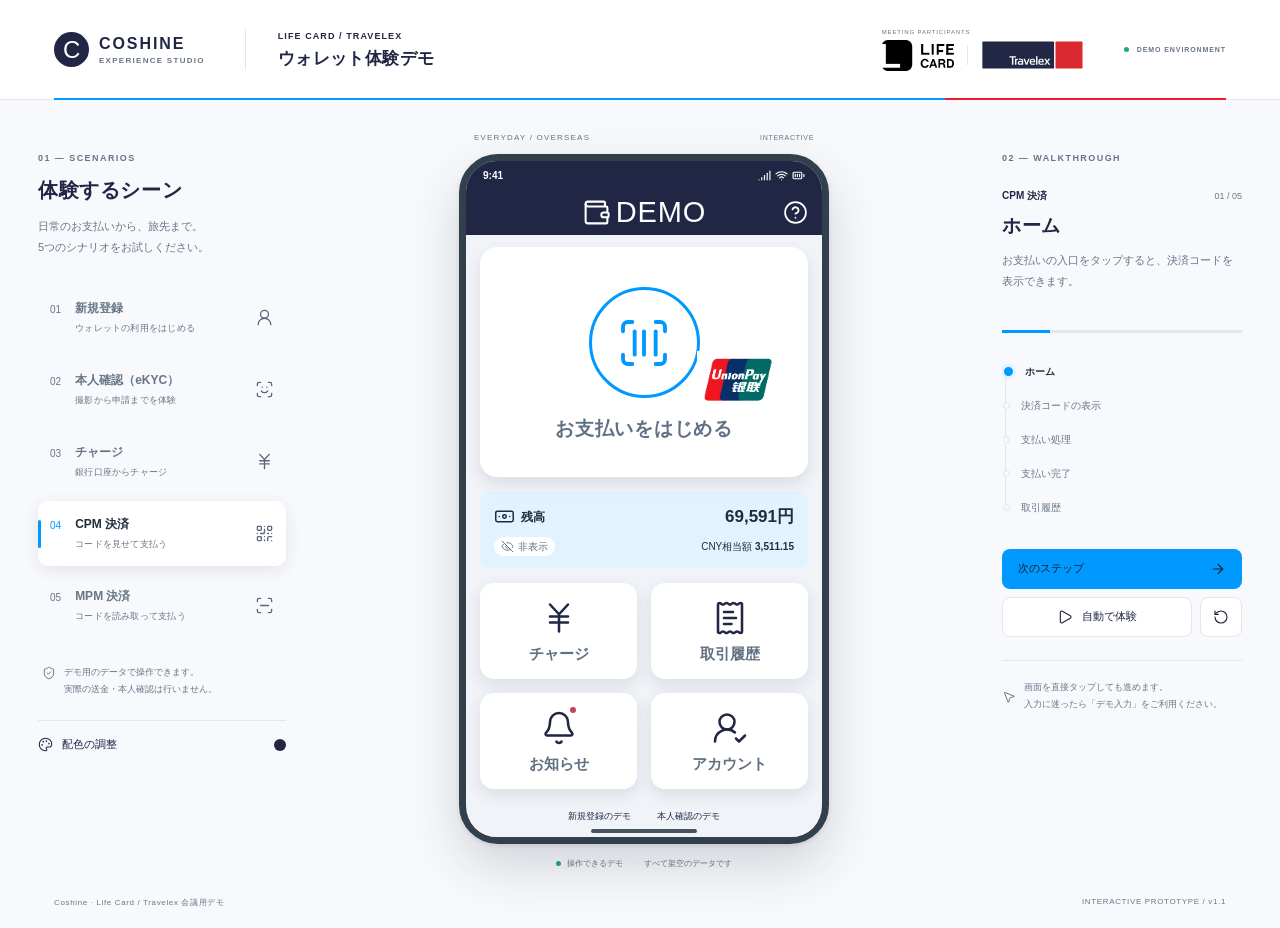
<file: lifecard-demo/index.html>
<!doctype html>
<html lang="ja">
<head>
  <meta charset="utf-8">
  <meta name="viewport" content="width=device-width, initial-scale=1, viewport-fit=cover">
  <meta name="theme-color" content="#212644">
  <meta name="description" content="Life Card・Travelexとの会議向けウォレット体験デモ。新規登録、本人確認、チャージ、CPM・MPM決済を操作できます。">
  <meta name="robots" content="noindex,nofollow">
  <title>Life Card / Travelex | Wallet Experience Demo</title>
  <link rel="icon" href="./assets/favicon.svg" type="image/svg+xml">
  <link rel="stylesheet" href="./theme.css?v=20261018-responsive2">
  <link rel="stylesheet" href="./styles.css?v=20261018-responsive2">
  <script src="./theme.js?v=20261018-responsive2" defer></script>
  <script src="./icons.js?v=20261018-responsive2" defer></script>
  <script src="./viewport.js?v=20261018-responsive2" defer></script>
  <script src="./app.js?v=20261018-responsive2" defer></script>
</head>
<body>
<header class="studio-header">
  <a href="../" class="studio-brand" aria-label="Work Pagesへ戻る"><span class="coshine-mark">C</span><span>COSHINE<span class="brand-caption">EXPERIENCE STUDIO</span></span></a>
  <div class="header-title"><span class="eyebrow">LIFE CARD / TRAVELEX</span><h1>ウォレット体験デモ</h1></div>
  <div class="meeting-branding"><span class="meeting-label">MEETING PARTICIPANTS</span><div class="meeting-logos"><a href="https://www.lifecard.co.jp/" target="_blank" rel="noopener noreferrer" aria-label="Life Card 公式サイト"><img class="life-logo" src="./assets/lifecard-logo.webp" alt="LIFE CARD" width="72" height="31"></a><span class="meeting-divider" aria-hidden="true"></span><a href="https://www.travelex.co.jp/" target="_blank" rel="noopener noreferrer" aria-label="Travelex 公式サイト"><img class="travelex-logo" src="./assets/travelex-logo.svg" alt="Travelex" width="103" height="30"></a></div></div>
  <div class="environment"><span class="status-dot"></span>DEMO ENVIRONMENT</div>
  <button class="icon-button mobile-menu" id="mobile-menu" aria-label="シナリオと設定を開く" aria-expanded="false"></button>
</header>
<main class="studio-layout">
  <aside class="scenario-panel" id="scenario-panel" aria-label="シナリオと配色">
    <div class="panel-heading"><span class="eyebrow">01 — SCENARIOS</span><button id="close-menu" class="icon-button mobile-only" aria-label="メニューを閉じる"></button></div>
    <h2>体験するシーン</h2>
    <p class="panel-lead">日常のお支払いから、旅先まで。<br>5つのシナリオをお試しください。</p>
    <div class="meeting-branding mobile-participants"><span class="meeting-label">MEETING PARTICIPANTS</span><div class="meeting-logos"><a href="https://www.lifecard.co.jp/" target="_blank" rel="noopener noreferrer" aria-label="Life Card 公式サイト"><img class="life-logo" src="./assets/lifecard-logo.webp" alt="LIFE CARD" width="72" height="31"></a><span class="meeting-divider" aria-hidden="true"></span><a href="https://www.travelex.co.jp/" target="_blank" rel="noopener noreferrer" aria-label="Travelex 公式サイト"><img class="travelex-logo" src="./assets/travelex-logo.svg" alt="Travelex" width="103" height="30"></a></div></div>
    <nav id="scenario-nav" class="scenario-nav" aria-label="演示シナリオ"></nav>
    <div class="scenario-footnote"><span class="small-icon" data-icon="ShieldCheck"></span><p>デモ用のデータで操作できます。<br>実際の送金・本人確認は行いません。</p></div>
    <details class="theme-editor" id="theme-editor">
      <summary><span data-icon="Palette"></span>配色の調整<span class="theme-indicator"></span></summary>
      <div class="theme-presets" aria-label="配色プリセット"><button data-preset="original" class="theme-preset" aria-label="会議用のネイビーとブルー" title="Life Card / Travelex">01</button><button data-preset="navy" class="theme-preset" aria-label="ネイビー" title="ネイビー">02</button><button data-preset="teal" class="theme-preset" aria-label="ティール" title="ティール">03</button></div>
      <div id="theme-fields"></div>
      <div class="theme-actions"><button class="text-button" id="theme-reset">初期配色に戻す</button><button class="text-button" id="theme-export">設定を保存 ↓</button></div>
      <p class="tiny-note">変更はこのブラウザに保存されます。</p>
    </details>
  </aside>
  <section class="device-stage" aria-label="ウォレットアプリ">
    <div class="device-caption"><span>EVERYDAY / OVERSEAS</span><span id="device-mode">INTERACTIVE</span></div>
    <div class="phone-frame">
      <div class="phone-screen" id="phone-screen">
        <div class="status-bar"><span id="clock">9:41</span><span class="status-symbols"><span data-icon="Signal"></span><span data-icon="Wifi"></span><span data-icon="BatteryFull"></span></span></div>
        <header class="app-header" id="app-header"></header>
        <div class="app-content" id="app-content" tabindex="-1"></div>
        <div class="home-indicator" aria-hidden="true"></div>
        <div class="toast" id="toast" role="status" aria-live="polite" hidden></div>
      </div>
    </div>
    <div class="device-bottom"><span class="status-dot"></span>操作できるデモ<span class="device-bottom-separator">/</span><span>すべて架空のデータです</span></div>
  </section>
  <aside class="guide-panel" aria-label="演示ガイド">
    <span class="eyebrow">02 — WALKTHROUGH</span>
    <div class="guide-top"><span id="flow-label" class="flow-label"></span><span id="step-counter" class="step-counter"></span></div>
    <h2 id="guide-title"></h2>
    <p class="guide-description" id="guide-description"></p>
    <div class="walkthrough-track"><span id="walkthrough-progress"></span></div>
    <ol class="steps-list" id="steps-list"></ol>
    <div class="guide-controls"><button class="button primary" id="next-step">次のステップ<span data-icon="ArrowRight"></span></button><div class="control-row"><button class="button secondary" id="auto-play"><span data-icon="Play"></span>自動で体験</button><button class="button icon-button secondary" id="restart" aria-label="このシナリオを最初から"><span data-icon="RotateCcw"></span></button></div></div>
    <div class="guide-tip"><span data-icon="MousePointer2"></span><p>画面を直接タップしても進めます。<br>入力に迷ったら「デモ入力」をご利用ください。</p></div>
  </aside>
</main>
<footer class="studio-footer"><span>Coshine · Life Card / Travelex 会議用デモ</span><span>INTERACTIVE PROTOTYPE / v1.1</span></footer>
<div id="drawer-backdrop" class="drawer-backdrop" hidden></div>
<div class="mobile-controls"><button id="mobile-scenarios" class="button secondary"><span data-icon="PanelsTopLeft"></span>シナリオ</button><button id="mobile-auto" class="button secondary" aria-label="自動演示を開始"><span data-icon="Play"></span></button><button id="mobile-next" class="button primary">次へ<span data-icon="ArrowRight"></span></button></div>
<noscript><p>このデモを操作するにはJavaScriptを有効にしてください。</p></noscript>
</body>
</html>
</file>
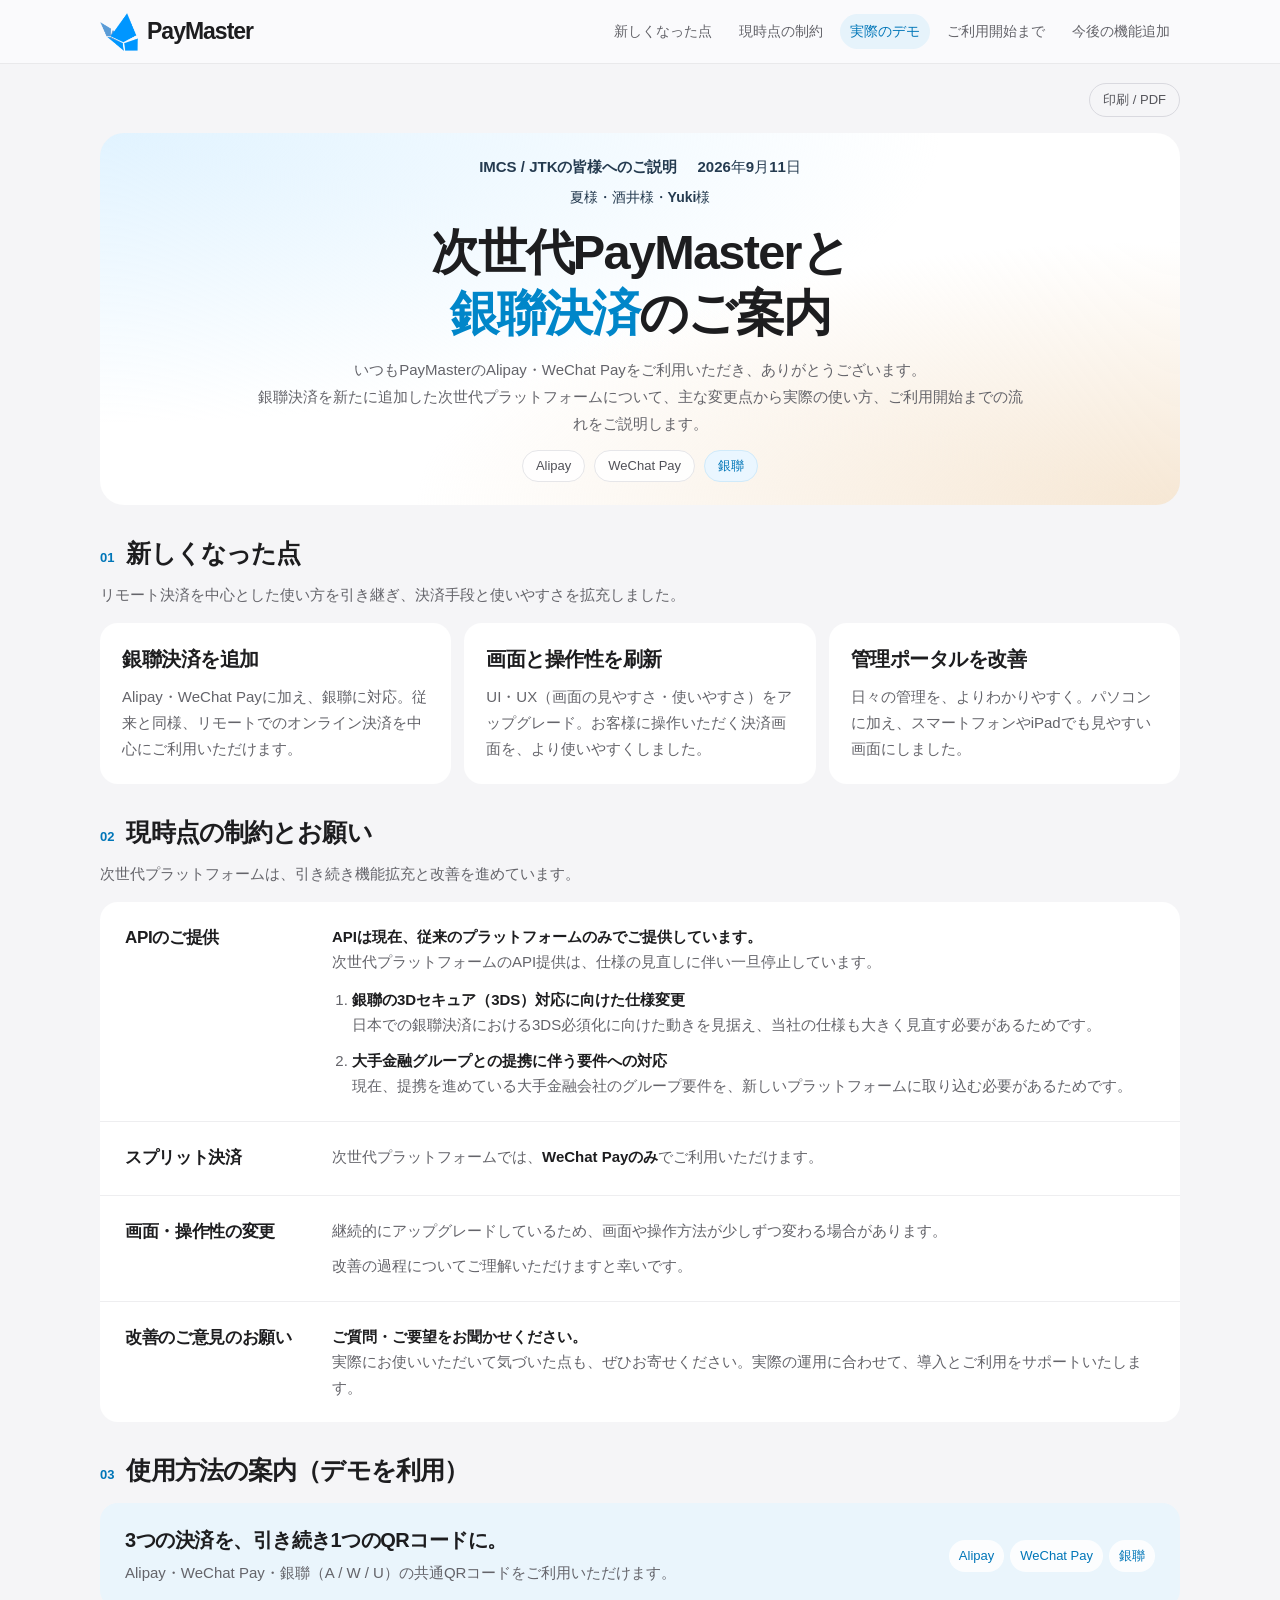
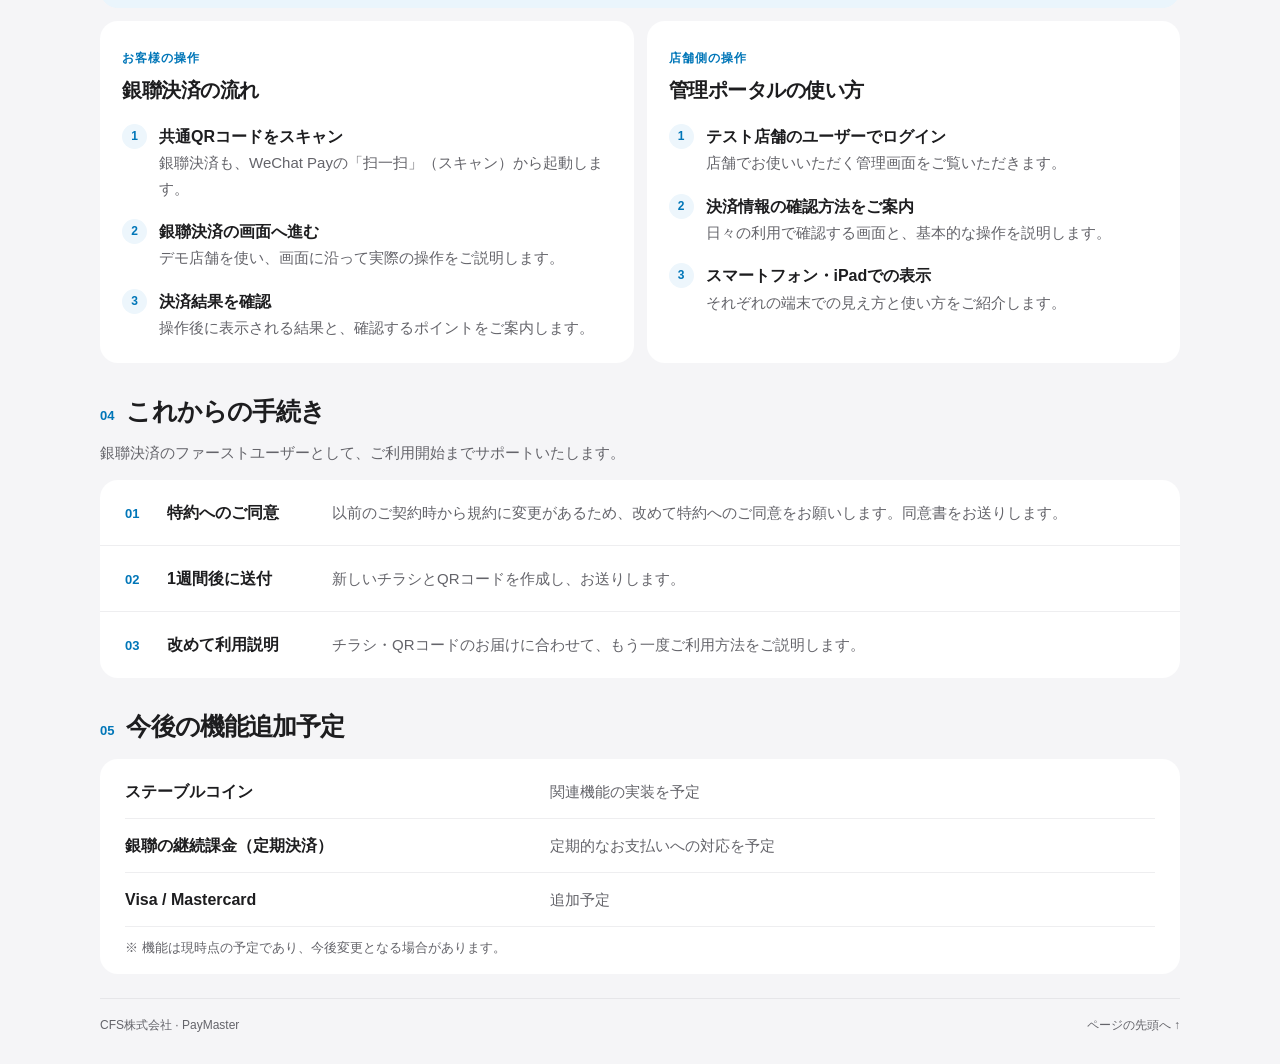
<file: paymaster-imcs-jtk-20260911/index.html>
<!doctype html>
<html lang="ja">
<head>
<meta charset="utf-8"><meta name="viewport" content="width=device-width,initial-scale=1">
<meta name="description" content="次世代PayMasterと銀聯オンライン決済のご案内。新機能、現在の制約、デモ、ご利用開始までの手続きをご説明します。">
<title>IMCS / JTK向け｜次世代PayMaster・銀聯決済のご案内 | CFS</title>
<style>
:root{--ink:#1d1d1f;--muted:#64646a;--blue:#0076b8;--blue-soft:#eaf6fc;--line:#e6e6e9;--paper:#fff;--bg:#f5f5f7;--gold:#96612a}*{box-sizing:border-box}html{scroll-behavior:smooth;scroll-padding-top:112px}body{margin:0;background:var(--bg);color:var(--ink);font-family:-apple-system,BlinkMacSystemFont,"Helvetica Neue","Hiragino Kaku Gothic ProN","Yu Gothic",Meiryo,sans-serif;font-size:16px;line-height:1.7;-webkit-font-smoothing:antialiased}a{color:inherit}button{font:inherit;cursor:pointer}a:focus-visible,button:focus-visible{outline:3px solid #ba7d35;outline-offset:4px}.rail{position:sticky;top:0;z-index:5;display:flex;justify-content:space-between;align-items:center;gap:25px;min-height:64px;padding:9px max(28px,calc((100vw - 1080px)/2));background:rgba(250,250,252,.92);backdrop-filter:blur(18px);border-bottom:1px solid rgba(0,0,0,.07)}.brand{display:flex;align-items:center;gap:9px;flex-shrink:0;text-decoration:none;font-size:23px;line-height:1;font-weight:700;letter-spacing:-1px}.brand img{object-fit:contain;display:block;width:38px;height:38px}.rail nav{display:flex;align-items:center;gap:7px}.rail nav a{font-size:14px;line-height:1.4;text-decoration:none;padding:8px 10px;border-radius:20px;white-space:nowrap;color:var(--muted)}.rail nav a span{display:none}.rail nav a:hover,.rail nav a[aria-current=true]{background:#e6f3fb;color:var(--blue)}.rail-label,.rail-bottom{display:none}main{max-width:1128px;margin:0 auto;padding:19px 24px 28px}.topline{display:flex;justify-content:space-between;align-items:center;gap:12px;font-size:14px;color:var(--muted)}.print{border:1px solid #d9d9df;border-radius:20px;background:transparent;color:#55555b;padding:5px 13px;font-size:13px}.print:hover{background:white}.hero{text-align:center;margin-top:16px;padding:22px 28px 23px;border-radius:24px;background:radial-gradient(ellipse at 100% 100%,#f6e7d4 0,transparent 50%),radial-gradient(ellipse at 0 0,#e1f3ff 0,transparent 55%),#fff}.eyebrow{color:var(--blue);font-size:12px;letter-spacing:2px;font-weight:650}.hero h1{font-size:clamp(32px,3.8vw,49px);line-height:1.25;font-weight:750;letter-spacing:-.035em;margin:0 0 12px}.title-accent{color:#0086c9}.hero p{max-width:770px;margin:0 auto;color:var(--muted);font-size:15px;line-height:1.8}.hero-bottom{display:flex;justify-content:center;gap:9px;flex-wrap:wrap;margin-top:13px}.pill{font-size:13px;padding:4px 13px;border-radius:30px;background:rgba(255,255,255,.85);color:#515158;border:1px solid #e6e6e9}.pill.new{background:#eaf6ff;color:var(--blue);border-color:#d0eafa}.section{padding-top:31px;scroll-margin-top:10px}.section-head{display:flex;align-items:baseline;gap:12px;margin-bottom:15px}.section-num{font-size:13px;color:var(--blue);font-weight:650}.section h2{font-size:25px;line-height:1.4;letter-spacing:-.035em;margin:0;font-weight:700}.section-intro{font-size:15px;color:var(--muted);margin:-4px 0 15px}.grid{display:grid;grid-template-columns:repeat(3,minmax(0,1fr));gap:13px}.card{background:var(--paper);border-radius:18px;padding:22px}.tag{font-size:12px;color:var(--blue);letter-spacing:1px;font-weight:650}.card h3{font-size:20px;line-height:1.45;letter-spacing:-.025em;margin:8px 0 10px}.card p{font-size:15px;line-height:1.75;color:var(--muted);margin:0}.card p+p{margin-top:10px}.panel{background:var(--paper);border-radius:18px;overflow:hidden}.constraint{display:grid;grid-template-columns:185px 1fr;gap:22px;padding:22px 25px}.constraint+.constraint{border-top:1px solid #eeeef0}.constraint h3{font-size:17px;margin:0;letter-spacing:-.02em}.constraint p{font-size:15px;color:var(--muted);margin:0}.constraint p+p{margin-top:10px}.constraint strong{font-weight:650;color:var(--ink)}.reasons{margin:12px 0 0;padding-left:20px;font-size:15px;color:var(--muted)}.reasons li+li{margin-top:10px}.reasons strong{display:block}.note{font-size:13px;color:var(--muted);margin:12px 0 0}.demo-banner{display:flex;align-items:center;justify-content:space-between;gap:20px;background:#eaf5fc;border-radius:18px;padding:22px 25px;margin-bottom:13px}.demo-banner h3{font-size:20px;letter-spacing:-.025em;line-height:1.5;margin:0 0 5px}.demo-banner p{font-size:15px;color:var(--muted);margin:0}.brands{display:flex;gap:6px;flex-shrink:0}.brands span{font-size:13px;background:rgba(255,255,255,.85);border-radius:20px;padding:5px 10px;color:var(--blue);white-space:nowrap}.demo-grid{display:grid;grid-template-columns:1fr 1fr;gap:13px}.demo-card h3{margin:6px 0 18px}.steps{list-style:none;counter-reset:steps;padding:0;margin:0}.steps li{position:relative;counter-increment:steps;padding:0 0 17px 37px;font-size:15px}.steps li:before{content:counter(steps);position:absolute;left:0;top:1px;width:25px;height:25px;line-height:25px;border-radius:50%;background:#edf6fc;color:var(--blue);text-align:center;font-size:12px;font-weight:650}.steps li:last-child{padding-bottom:0}.steps strong{display:block;font-size:16px;font-weight:650}.steps span{color:var(--muted)}.offer{display:grid;grid-template-columns:1fr auto;align-items:center;gap:20px;background:linear-gradient(115deg,#e6f5ff 0%,#f4f9fd 60%,#f7ecdd 100%);border-radius:18px;padding:25px 30px;margin-bottom:13px}.offer h3{font-size:21px;letter-spacing:-.03em;margin:0 0 7px}.offer p{font-size:15px;color:var(--muted);margin:0}.rate{font-size:68px;line-height:1;letter-spacing:-4px;font-weight:700;color:var(--blue);white-space:nowrap}.rate span{font-size:27px;letter-spacing:-1px}.rate small{display:block;font-size:12px;line-height:1.5;letter-spacing:.02em;color:#5f6c78;font-weight:400;margin-top:9px;text-align:right}.onboarding{list-style:none;margin:0;padding:0}.onboarding li{display:grid;grid-template-columns:27px 150px 1fr;gap:15px;align-items:baseline;padding:19px 25px}.onboarding li+li{border-top:1px solid #eeeef0}.onboarding b{color:var(--blue);font-size:13px}.onboarding strong{font-size:16px;font-weight:650}.onboarding p{font-size:15px;color:var(--muted);margin:0}.roadmap .tag{color:var(--gold)}.roadmap h3{font-size:19px}.roadmap .timing{display:inline-block;font-size:12px;border-radius:20px;padding:4px 11px;color:#8c5b29;background:#f8efe3;margin-top:16px}.closing{padding:24px 0 3px;text-align:center}.closing strong{font-size:21px;letter-spacing:-.03em}.closing p{font-size:15px;color:var(--muted);margin:4px 0 0}.footer{font-size:12px;color:var(--muted);border-top:1px solid var(--line);padding-top:16px;margin-top:24px;display:flex;justify-content:space-between;gap:10px}.footer a{text-decoration:none}.skip{position:fixed;top:-80px;left:15px;padding:10px;background:white;z-index:10}.skip:focus{top:10px}
@media(max-width:1000px){.rail{flex-wrap:wrap;justify-content:center;gap:5px;padding:10px 20px 8px}.brand{font-size:21px}.brand img{width:31px;height:31px}.rail nav{justify-content:center}.demo-banner{display:block}.brands{margin-top:13px}.constraint{grid-template-columns:155px 1fr}.card{padding:20px}}
@media(max-width:720px){html{scroll-padding-top:123px}.rail{display:block;padding:10px 18px 8px}.brand{justify-content:center;margin-bottom:8px}.rail nav{display:grid;grid-template-columns:repeat(5,minmax(0,1fr));gap:3px}.rail nav a{text-align:center;white-space:normal;font-size:12px;padding:6px 3px;letter-spacing:-.04em}.rail nav a span{display:none}main{padding:15px 18px 23px}.hero{padding:20px 20px;margin-top:12px;border-radius:20px}.hero h1{font-size:35px;line-height:1.3;margin-top:0;margin-bottom:11px}.hero p{font-size:14px;line-height:1.75}.hero p br{display:none}.hero-bottom{margin-top:16px}.topline{font-size:12px}.section{padding-top:25px}.section h2{font-size:23px}.grid{gap:10px}.card{padding:17px}.card h3{font-size:18px}.card p{font-size:14px}.tag{font-size:11px;letter-spacing:.6px}.section-intro{font-size:14px}.constraint{grid-template-columns:125px 1fr;gap:14px;padding:19px}.constraint p,.reasons{font-size:14px}.constraint h3{font-size:16px}.demo-banner{padding:20px}.demo-banner h3{font-size:19px}.demo-banner p{font-size:14px}.demo-grid{gap:10px}.steps li{font-size:14px;padding-left:31px}.steps strong{font-size:15px}.steps li:before{width:23px;height:23px;line-height:23px}.offer{padding:22px}.offer h3{font-size:20px}.offer p{font-size:14px}.rate{font-size:59px}.onboarding li{grid-template-columns:24px 120px 1fr;gap:11px;padding:17px 20px}.onboarding p{font-size:14px}.onboarding strong{font-size:15px}.roadmap h3{font-size:17px}.closing{padding-top:23px}.closing strong{font-size:20px}}
@media(max-width:520px){html{scroll-padding-top:143px}.rail nav a{font-size:12px;padding:5px 4px}.rail nav a span{display:block;font-size:10px;line-height:1.2;margin-bottom:3px;opacity:.7}.brand{margin-bottom:7px}.topline{align-items:flex-start;font-size:12px}.print{font-size:12px;padding:4px 10px;white-space:nowrap}.hero{padding:18px 16px}.hero h1{font-size:30px}.eyebrow{font-size:10px;letter-spacing:1.6px}.pill{font-size:12px;padding:4px 10px}.hero-bottom{gap:6px}.grid,.demo-grid{grid-template-columns:1fr}.card{padding:20px}.card h3{font-size:19px}.card p{font-size:15px}.section h2{font-size:21px}.constraint{display:block;padding:20px}.constraint h3{margin-bottom:9px}.constraint p,.reasons{font-size:15px}.offer{grid-template-columns:1fr}.rate{font-size:60px}.rate small{text-align:left}.onboarding li{grid-template-columns:24px 1fr;gap:9px;padding:18px 20px}.onboarding p{grid-column:2;font-size:15px}.brands{flex-wrap:wrap}.steps li{font-size:15px}.note{font-size:12px}.closing strong{font-size:18px}.closing p{font-size:14px}}
@media(prefers-reduced-motion:reduce){html{scroll-behavior:auto}}@media print{@page{size:A4;margin:14mm}.rail,.print,.skip,.footer a{display:none}body{background:white;font-size:11pt}main{margin:0;padding:0;max-width:none}.topline{font-size:9pt}.hero{padding:20px;background:#f5f8fa}.hero h1{font-size:29pt}.section{padding-top:22px}.section h2{font-size:19pt}.section-head{break-after:avoid}.card,.constraint,.demo-banner,.offer,.onboarding li,.closing{break-inside:avoid}.card{padding:17px}.grid{grid-template-columns:repeat(3,1fr)}.card p,.constraint p,.reasons,.steps li,.onboarding p{font-size:10pt}.card h3{font-size:14pt}.demo-grid{grid-template-columns:1fr 1fr}.offer{background:#edf6fc}.rate{font-size:46pt}.footer{margin-top:15px}*{-webkit-print-color-adjust:exact;print-color-adjust:exact}}
.topline>span{color:#253b50;font-weight:650}.card:not(.demo-card) h3{margin-top:0}.roadmap-summary{padding:6px 25px 15px}.future-list{list-style:none;padding:0;margin:0}.future-list li{display:grid;grid-template-columns:minmax(220px,1fr) 1.5fr;gap:22px;padding:13px 0;align-items:baseline}.future-list li+li{border-top:1px solid #eeeef0}.future-list strong{font-size:16px;font-weight:650}.future-list span{font-size:15px;color:var(--muted)}.roadmap-summary .note{padding-top:10px;margin-top:0;border-top:1px solid #eeeef0}@media(max-width:520px){.roadmap-summary{padding:5px 20px 14px}.future-list li{grid-template-columns:1fr;gap:3px;padding:12px 0}.future-list strong{font-size:15px}.future-list span{font-size:14px}}@media print{.roadmap-summary{break-inside:avoid}.future-list strong,.future-list span{font-size:10pt}}
.topline{justify-content:flex-end}.meeting-title{display:flex;justify-content:center;align-items:baseline;gap:7px 20px;flex-wrap:wrap;margin:0 0 14px;color:#253b50;font-size:15px;line-height:1.6}.meeting-title strong{font-weight:650}.meeting-title span{font-weight:550}@media(max-width:520px){.meeting-title{flex-direction:column;align-items:center;gap:2px;font-size:14px;margin-bottom:12px}}
.meeting-guests{flex-basis:100%;font-size:14px}
</style>
</head>
<body>
<a class="skip" href="#main">本文へ移動</a>
<aside class="rail" aria-label="資料ナビゲーション"><a class="brand" href="#main" aria-label="PayMaster ページの先頭へ"><img src="assets/pay-master-logo.png" alt="" width="42" height="42"><span>PayMaster</span></a><div class="rail-label">TODAY’S AGENDA</div><nav><a href="#platform" aria-current="true"><span>01</span>新しくなった点</a><a href="#limitations"><span>02</span>現時点の制約</a><a href="#demo"><span>03</span>実際のデモ</a><a href="#onboarding"><span>04</span>ご利用開始まで</a><a href="#roadmap"><span>05</span>今後の機能追加</a></nav><div class="rail-bottom"><strong>CFS株式会社</strong><br>2026年9月11日<br>IMCS / JTKの皆様へのご説明</div></aside>
<main id="main"><div class="topline"><button class="print" type="button" onclick="window.print()">印刷 / PDF</button></div>
<header class="hero"><div class="meeting-title"><strong>IMCS / JTKの皆様へのご説明</strong><span>2026年9月11日</span><span class="meeting-guests">夏様・酒井様・Yuki様</span></div><h1>次世代PayMasterと<br><span class="title-accent">銀聯決済</span>のご案内</h1><p>いつもPayMasterのAlipay・WeChat Payをご利用いただき、ありがとうございます。<br>銀聯決済を新たに追加した次世代プラットフォームについて、主な変更点から実際の使い方、ご利用開始までの流れをご説明します。</p><div class="hero-bottom"><span class="pill">Alipay</span><span class="pill">WeChat Pay</span><span class="pill new">銀聯</span></div></header>
<section class="section" id="platform"><div class="section-head"><span class="section-num">01</span><h2>新しくなった点</h2></div><p class="section-intro">リモート決済を中心とした使い方を引き継ぎ、決済手段と使いやすさを拡充しました。</p><div class="grid"><article class="card primary"><h3>銀聯決済を追加</h3><p>Alipay・WeChat Payに加え、銀聯に対応。従来と同様、リモートでのオンライン決済を中心にご利用いただけます。</p></article><article class="card"><h3>画面と操作性を刷新</h3><p>UI・UX（画面の見やすさ・使いやすさ）をアップグレード。お客様に操作いただく決済画面を、より使いやすくしました。</p></article><article class="card"><h3>管理ポータルを改善</h3><p>日々の管理を、よりわかりやすく。パソコンに加え、スマートフォンやiPadでも見やすい画面にしました。</p></article></div></section>
<section class="section" id="limitations"><div class="section-head"><span class="section-num">02</span><h2>現時点の制約とお願い</h2></div><p class="section-intro">次世代プラットフォームは、引き続き機能拡充と改善を進めています。</p><div class="panel"><article class="constraint"><h3>APIのご提供</h3><div><p><strong>APIは現在、従来のプラットフォームのみでご提供しています。</strong><br>次世代プラットフォームのAPI提供は、仕様の見直しに伴い一旦停止しています。</p><ol class="reasons"><li><strong>銀聯の3Dセキュア（3DS）対応に向けた仕様変更</strong>日本での銀聯決済における3DS必須化に向けた動きを見据え、当社の仕様も大きく見直す必要があるためです。</li><li><strong>大手金融グループとの提携に伴う要件への対応</strong>現在、提携を進めている大手金融会社のグループ要件を、新しいプラットフォームに取り込む必要があるためです。</li></ol></div></article><article class="constraint"><h3>スプリット決済</h3><p>次世代プラットフォームでは、<strong>WeChat Payのみ</strong>でご利用いただけます。</p></article><article class="constraint"><h3>画面・操作性の変更</h3><div><p>継続的にアップグレードしているため、画面や操作方法が少しずつ変わる場合があります。</p><p>改善の過程についてご理解いただけますと幸いです。</p></div></article><article class="constraint"><h3>改善のご意見のお願い</h3><div><p><strong>ご質問・ご要望をお聞かせください。</strong><br>実際にお使いいただいて気づいた点も、ぜひお寄せください。実際の運用に合わせて、導入とご利用をサポートいたします。</p></div></article></div></section>
<section class="section" id="demo"><div class="section-head"><span class="section-num">03</span><h2>使用方法の案内（デモを利用）</h2></div><div class="demo-banner"><div><h3>3つの決済を、引き続き1つのQRコードに。</h3><p>Alipay・WeChat Pay・銀聯（A / W / U）の共通QRコードをご利用いただけます。</p></div><div class="brands" aria-label="共通QRコードの対応決済"><span>Alipay</span><span>WeChat Pay</span><span>銀聯</span></div></div><div class="demo-grid"><article class="card demo-card"><span class="tag">お客様の操作</span><h3>銀聯決済の流れ</h3><ol class="steps"><li><strong>共通QRコードをスキャン</strong><span>銀聯決済も、WeChat Payの「扫一扫」（スキャン）から起動します。</span></li><li><strong>銀聯決済の画面へ進む</strong><span>デモ店舗を使い、画面に沿って実際の操作をご説明します。</span></li><li><strong>決済結果を確認</strong><span>操作後に表示される結果と、確認するポイントをご案内します。</span></li></ol></article><article class="card demo-card"><span class="tag">店舗側の操作</span><h3>管理ポータルの使い方</h3><ol class="steps"><li><strong>テスト店舗のユーザーでログイン</strong><span>店舗でお使いいただく管理画面をご覧いただきます。</span></li><li><strong>決済情報の確認方法をご案内</strong><span>日々の利用で確認する画面と、基本的な操作を説明します。</span></li><li><strong>スマートフォン・iPadでの表示</strong><span>それぞれの端末での見え方と使い方をご紹介します。</span></li></ol></article></div></section>
<section class="section" id="onboarding"><div class="section-head"><span class="section-num">04</span><h2>これからの手続き</h2></div><p class="section-intro">銀聯決済のファーストユーザーとして、ご利用開始までサポートいたします。</p><ol class="panel onboarding"><li><b>01</b><strong>特約へのご同意</strong><p>以前のご契約時から規約に変更があるため、改めて特約へのご同意をお願いします。同意書をお送りします。</p></li><li><b>02</b><strong>1週間後に送付</strong><p>新しいチラシとQRコードを作成し、お送りします。</p></li><li><b>03</b><strong>改めて利用説明</strong><p>チラシ・QRコードのお届けに合わせて、もう一度ご利用方法をご説明します。</p></li></ol></section>
<section class="section" id="roadmap"><div class="section-head"><span class="section-num">05</span><h2>今後の機能追加予定</h2></div><div class="panel roadmap-summary"><ul class="future-list"><li><strong>ステーブルコイン</strong><span>関連機能の実装を予定</span></li><li><strong>銀聯の継続課金（定期決済）</strong><span>定期的なお支払いへの対応を予定</span></li><li><strong>Visa / Mastercard</strong><span>追加予定</span></li></ul><p class="note">※ 機能は現時点の予定であり、今後変更となる場合があります。</p></div></section>
<footer class="footer"><span>CFS株式会社 · PayMaster</span><a href="#main">ページの先頭へ ↑</a></footer>
</main><script>
const links=[...document.querySelectorAll('nav a')];
const observer=new IntersectionObserver(entries=>{const visible=entries.filter(e=>e.isIntersecting).sort((a,b)=>a.boundingClientRect.top-b.boundingClientRect.top);if(!visible.length)return;links.forEach(a=>{if(a.hash==='#'+visible[0].target.id)a.setAttribute('aria-current','true');else a.removeAttribute('aria-current')})},{rootMargin:'-5% 0px -55% 0px',threshold:0});
document.querySelectorAll('main section[id]').forEach(s=>observer.observe(s));
</script></body></html>
</file>
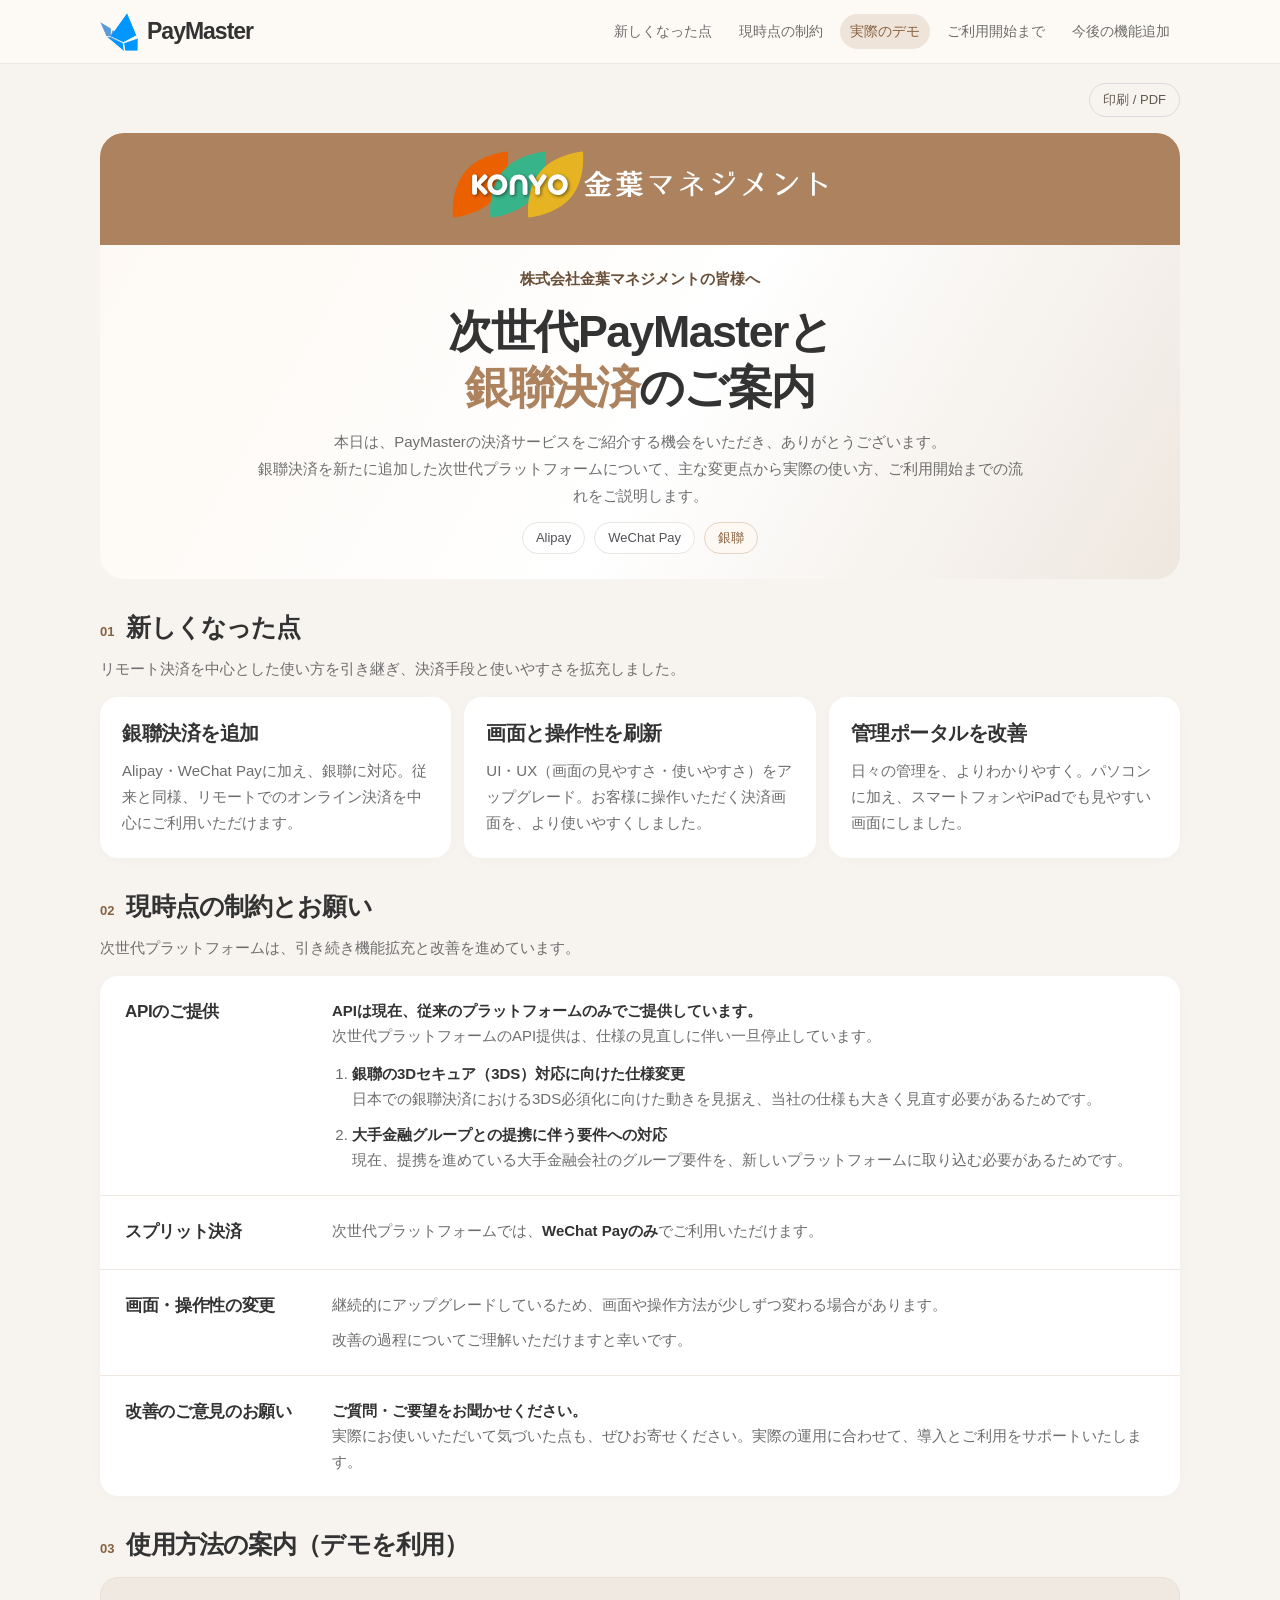
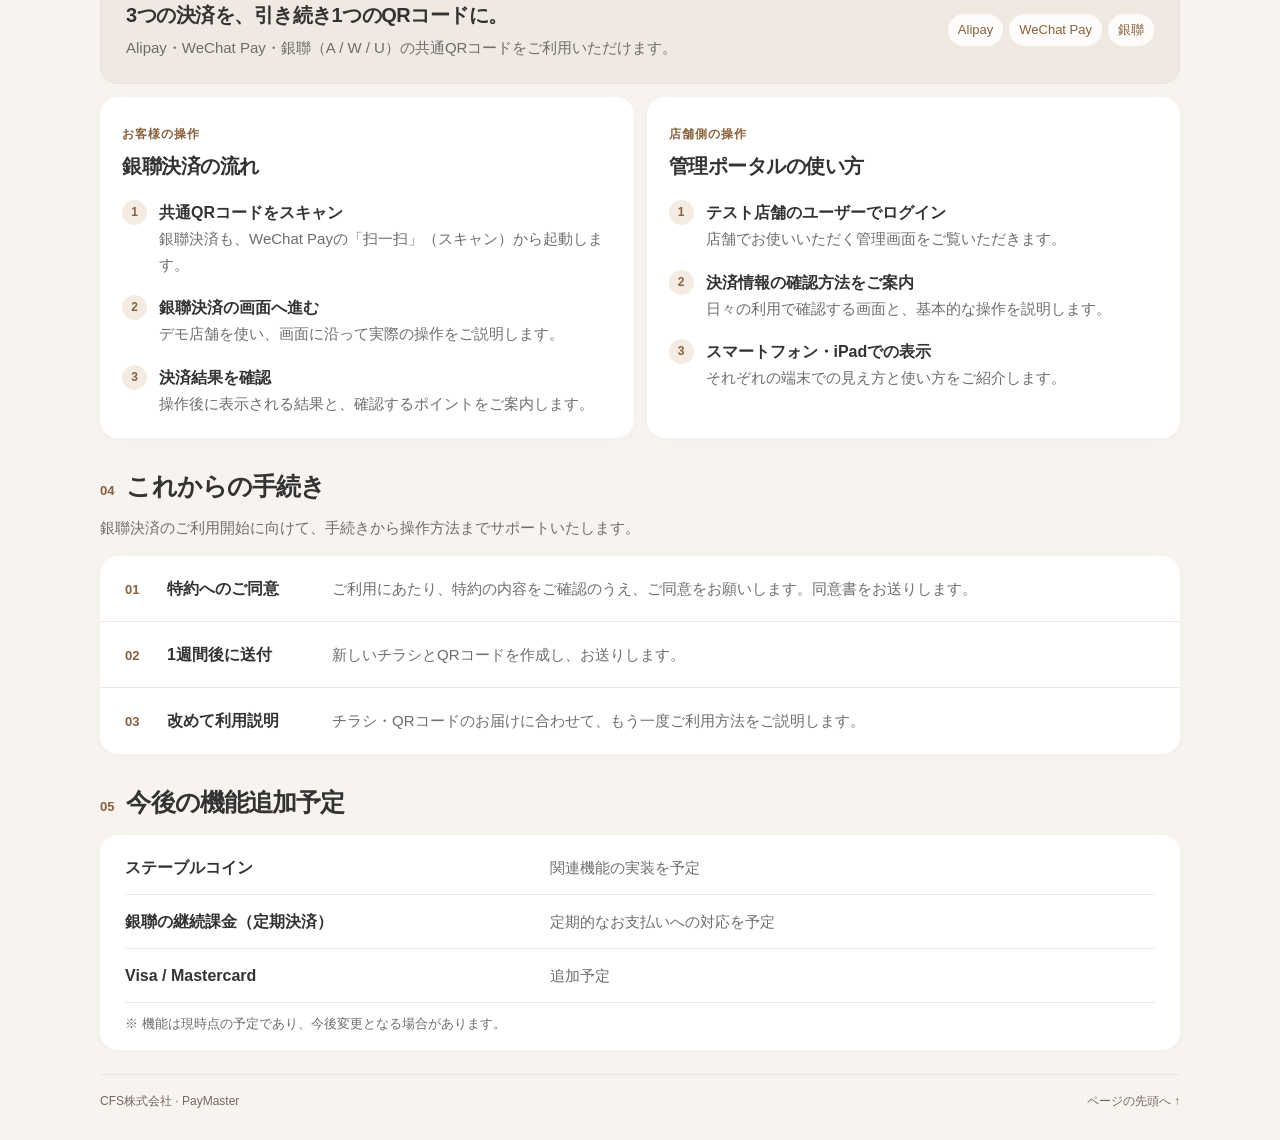
<file: paymaster-konyo-management/index.html>
<!doctype html>
<html lang="ja">
<head>
<meta charset="utf-8"><meta name="viewport" content="width=device-width,initial-scale=1">
<meta name="description" content="次世代PayMasterと銀聯オンライン決済のご案内。新機能、現在の制約、デモ、ご利用開始までの手続きをご説明します。">
<title>金葉マネジメント向け｜次世代PayMaster・銀聯決済のご案内 | CFS</title>
<style>
:root{--ink:#333333;--muted:#6d6d6d;--blue:#88613f;--blue-soft:#f3ece5;--line:#eae5e0;--paper:#fff;--bg:#f7f4f0;--gold:#88613f}*{box-sizing:border-box}html{scroll-behavior:smooth;scroll-padding-top:112px}body{margin:0;background:var(--bg);color:var(--ink);font-family:-apple-system,BlinkMacSystemFont,"Helvetica Neue","Hiragino Kaku Gothic ProN","Yu Gothic",Meiryo,sans-serif;font-size:16px;line-height:1.7;-webkit-font-smoothing:antialiased}a{color:inherit}button{font:inherit;cursor:pointer}a:focus-visible,button:focus-visible{outline:3px solid #ac835e;outline-offset:4px}.rail{position:sticky;top:0;z-index:5;display:flex;justify-content:space-between;align-items:center;gap:25px;min-height:64px;padding:9px max(28px,calc((100vw - 1080px)/2));background:rgba(253,250,246,.94);backdrop-filter:blur(18px);border-bottom:1px solid rgba(0,0,0,.07)}.brand{display:flex;align-items:center;gap:9px;flex-shrink:0;text-decoration:none;font-size:23px;line-height:1;font-weight:700;letter-spacing:-1px}.brand img{object-fit:contain;display:block;width:38px;height:38px}.rail nav{display:flex;align-items:center;gap:7px}.rail nav a{font-size:14px;line-height:1.4;text-decoration:none;padding:8px 10px;border-radius:20px;white-space:nowrap;color:var(--muted)}.rail nav a span{display:none}.rail nav a:hover,.rail nav a[aria-current=true]{background:#eee4da;color:var(--blue)}.rail-label,.rail-bottom{display:none}main{max-width:1128px;margin:0 auto;padding:19px 24px 28px}.topline{display:flex;justify-content:space-between;align-items:center;gap:12px;font-size:14px;color:var(--muted)}.print{border:1px solid #d9d9df;border-radius:20px;background:transparent;color:#64584d;padding:5px 13px;font-size:13px}.print:hover{background:white}.hero{text-align:center;margin-top:16px;padding:22px 28px 23px;border-radius:24px;background:radial-gradient(ellipse at 100% 100%,#eae5e0 0,transparent 50%),radial-gradient(ellipse at 0 0,#eee4da 0,transparent 55%),#fff}.eyebrow{color:var(--blue);font-size:12px;letter-spacing:2px;font-weight:650}.hero h1{font-size:clamp(32px,3.8vw,49px);line-height:1.25;font-weight:750;letter-spacing:-.035em;margin:0 0 12px}.title-accent{color:#ac835e}.hero p{max-width:770px;margin:0 auto;color:var(--muted);font-size:15px;line-height:1.8}.hero-bottom{display:flex;justify-content:center;gap:9px;flex-wrap:wrap;margin-top:13px}.pill{font-size:13px;padding:4px 13px;border-radius:30px;background:rgba(255,255,255,.85);color:#515158;border:1px solid #eae5e0}.pill.new{background:#fdf8f2;color:var(--blue);border-color:#e3d3c4}.section{padding-top:31px;scroll-margin-top:10px}.section-head{display:flex;align-items:baseline;gap:12px;margin-bottom:15px}.section-num{font-size:13px;color:var(--blue);font-weight:650}.section h2{font-size:25px;line-height:1.4;letter-spacing:-.035em;margin:0;font-weight:700}.section-intro{font-size:15px;color:var(--muted);margin:-4px 0 15px}.grid{display:grid;grid-template-columns:repeat(3,minmax(0,1fr));gap:13px}.card{background:var(--paper);border-radius:18px;padding:22px}.tag{font-size:12px;color:var(--blue);letter-spacing:1px;font-weight:650}.card h3{font-size:20px;line-height:1.45;letter-spacing:-.025em;margin:8px 0 10px}.card p{font-size:15px;line-height:1.75;color:var(--muted);margin:0}.card p+p{margin-top:10px}.panel{background:var(--paper);border-radius:18px;overflow:hidden}.constraint{display:grid;grid-template-columns:185px 1fr;gap:22px;padding:22px 25px}.constraint+.constraint{border-top:1px solid #eee8e1}.constraint h3{font-size:17px;margin:0;letter-spacing:-.02em}.constraint p{font-size:15px;color:var(--muted);margin:0}.constraint p+p{margin-top:10px}.constraint strong{font-weight:650;color:var(--ink)}.reasons{margin:12px 0 0;padding-left:20px;font-size:15px;color:var(--muted)}.reasons li+li{margin-top:10px}.reasons strong{display:block}.note{font-size:13px;color:var(--muted);margin:12px 0 0}.demo-banner{display:flex;align-items:center;justify-content:space-between;gap:20px;background:#f0e9e1;border-radius:18px;padding:22px 25px;margin-bottom:13px}.demo-banner h3{font-size:20px;letter-spacing:-.025em;line-height:1.5;margin:0 0 5px}.demo-banner p{font-size:15px;color:var(--muted);margin:0}.brands{display:flex;gap:6px;flex-shrink:0}.brands span{font-size:13px;background:rgba(255,255,255,.85);border-radius:20px;padding:5px 10px;color:var(--blue);white-space:nowrap}.demo-grid{display:grid;grid-template-columns:1fr 1fr;gap:13px}.demo-card h3{margin:6px 0 18px}.steps{list-style:none;counter-reset:steps;padding:0;margin:0}.steps li{position:relative;counter-increment:steps;padding:0 0 17px 37px;font-size:15px}.steps li:before{content:counter(steps);position:absolute;left:0;top:1px;width:25px;height:25px;line-height:25px;border-radius:50%;background:#f4ece3;color:var(--blue);text-align:center;font-size:12px;font-weight:650}.steps li:last-child{padding-bottom:0}.steps strong{display:block;font-size:16px;font-weight:650}.steps span{color:var(--muted)}.offer{display:grid;grid-template-columns:1fr auto;align-items:center;gap:20px;background:linear-gradient(115deg,#eee4da 0%,#fdf8f2 60%,#eae5e0 100%);border-radius:18px;padding:25px 30px;margin-bottom:13px}.offer h3{font-size:21px;letter-spacing:-.03em;margin:0 0 7px}.offer p{font-size:15px;color:var(--muted);margin:0}.rate{font-size:68px;line-height:1;letter-spacing:-4px;font-weight:700;color:var(--blue);white-space:nowrap}.rate span{font-size:27px;letter-spacing:-1px}.rate small{display:block;font-size:12px;line-height:1.5;letter-spacing:.02em;color:#766b60;font-weight:400;margin-top:9px;text-align:right}.onboarding{list-style:none;margin:0;padding:0}.onboarding li{display:grid;grid-template-columns:27px 150px 1fr;gap:15px;align-items:baseline;padding:19px 25px}.onboarding li+li{border-top:1px solid #eee8e1}.onboarding b{color:var(--blue);font-size:13px}.onboarding strong{font-size:16px;font-weight:650}.onboarding p{font-size:15px;color:var(--muted);margin:0}.roadmap .tag{color:var(--gold)}.roadmap h3{font-size:19px}.roadmap .timing{display:inline-block;font-size:12px;border-radius:20px;padding:4px 11px;color:#88613f;background:#f4eade;margin-top:16px}.closing{padding:24px 0 3px;text-align:center}.closing strong{font-size:21px;letter-spacing:-.03em}.closing p{font-size:15px;color:var(--muted);margin:4px 0 0}.footer{font-size:12px;color:var(--muted);border-top:1px solid var(--line);padding-top:16px;margin-top:24px;display:flex;justify-content:space-between;gap:10px}.footer a{text-decoration:none}.skip{position:fixed;top:-80px;left:15px;padding:10px;background:white;z-index:10}.skip:focus{top:10px}
@media(max-width:1000px){.rail{flex-wrap:wrap;justify-content:center;gap:5px;padding:10px 20px 8px}.brand{font-size:21px}.brand img{width:31px;height:31px}.rail nav{justify-content:center}.demo-banner{display:block}.brands{margin-top:13px}.constraint{grid-template-columns:155px 1fr}.card{padding:20px}}
@media(max-width:720px){html{scroll-padding-top:123px}.rail{display:block;padding:10px 18px 8px}.brand{justify-content:center;margin-bottom:8px}.rail nav{display:grid;grid-template-columns:repeat(5,minmax(0,1fr));gap:3px}.rail nav a{text-align:center;white-space:normal;font-size:12px;padding:6px 3px;letter-spacing:-.04em}.rail nav a span{display:none}main{padding:15px 18px 23px}.hero{padding:20px 20px;margin-top:12px;border-radius:20px}.hero h1{font-size:35px;line-height:1.3;margin-top:0;margin-bottom:11px}.hero p{font-size:14px;line-height:1.75}.hero p br{display:none}.hero-bottom{margin-top:16px}.topline{font-size:12px}.section{padding-top:25px}.section h2{font-size:23px}.grid{gap:10px}.card{padding:17px}.card h3{font-size:18px}.card p{font-size:14px}.tag{font-size:11px;letter-spacing:.6px}.section-intro{font-size:14px}.constraint{grid-template-columns:125px 1fr;gap:14px;padding:19px}.constraint p,.reasons{font-size:14px}.constraint h3{font-size:16px}.demo-banner{padding:20px}.demo-banner h3{font-size:19px}.demo-banner p{font-size:14px}.demo-grid{gap:10px}.steps li{font-size:14px;padding-left:31px}.steps strong{font-size:15px}.steps li:before{width:23px;height:23px;line-height:23px}.offer{padding:22px}.offer h3{font-size:20px}.offer p{font-size:14px}.rate{font-size:59px}.onboarding li{grid-template-columns:24px 120px 1fr;gap:11px;padding:17px 20px}.onboarding p{font-size:14px}.onboarding strong{font-size:15px}.roadmap h3{font-size:17px}.closing{padding-top:23px}.closing strong{font-size:20px}}
@media(max-width:520px){html{scroll-padding-top:143px}.rail nav a{font-size:12px;padding:5px 4px}.rail nav a span{display:block;font-size:10px;line-height:1.2;margin-bottom:3px;opacity:.7}.brand{margin-bottom:7px}.topline{align-items:flex-start;font-size:12px}.print{font-size:12px;padding:4px 10px;white-space:nowrap}.hero{padding:18px 16px}.hero h1{font-size:30px}.eyebrow{font-size:10px;letter-spacing:1.6px}.pill{font-size:12px;padding:4px 10px}.hero-bottom{gap:6px}.grid,.demo-grid{grid-template-columns:1fr}.card{padding:20px}.card h3{font-size:19px}.card p{font-size:15px}.section h2{font-size:21px}.constraint{display:block;padding:20px}.constraint h3{margin-bottom:9px}.constraint p,.reasons{font-size:15px}.offer{grid-template-columns:1fr}.rate{font-size:60px}.rate small{text-align:left}.onboarding li{grid-template-columns:24px 1fr;gap:9px;padding:18px 20px}.onboarding p{grid-column:2;font-size:15px}.brands{flex-wrap:wrap}.steps li{font-size:15px}.note{font-size:12px}.closing strong{font-size:18px}.closing p{font-size:14px}}
@media(prefers-reduced-motion:reduce){html{scroll-behavior:auto}}@media print{@page{size:A4;margin:14mm}.rail,.print,.skip,.footer a{display:none}body{background:white;font-size:11pt}main{margin:0;padding:0;max-width:none}.topline{font-size:9pt}.hero{padding:20px;background:#fdf8f2}.hero h1{font-size:29pt}.section{padding-top:22px}.section h2{font-size:19pt}.section-head{break-after:avoid}.card,.constraint,.demo-banner,.offer,.onboarding li,.closing{break-inside:avoid}.card{padding:17px}.grid{grid-template-columns:repeat(3,1fr)}.card p,.constraint p,.reasons,.steps li,.onboarding p{font-size:10pt}.card h3{font-size:14pt}.demo-grid{grid-template-columns:1fr 1fr}.offer{background:#f4ece3}.rate{font-size:46pt}.footer{margin-top:15px}*{-webkit-print-color-adjust:exact;print-color-adjust:exact}}
.topline>span{color:#694f38;font-weight:650}.card:not(.demo-card) h3{margin-top:0}.roadmap-summary{padding:6px 25px 15px}.future-list{list-style:none;padding:0;margin:0}.future-list li{display:grid;grid-template-columns:minmax(220px,1fr) 1.5fr;gap:22px;padding:13px 0;align-items:baseline}.future-list li+li{border-top:1px solid #eee8e1}.future-list strong{font-size:16px;font-weight:650}.future-list span{font-size:15px;color:var(--muted)}.roadmap-summary .note{padding-top:10px;margin-top:0;border-top:1px solid #eee8e1}@media(max-width:520px){.roadmap-summary{padding:5px 20px 14px}.future-list li{grid-template-columns:1fr;gap:3px;padding:12px 0}.future-list strong{font-size:15px}.future-list span{font-size:14px}}@media print{.roadmap-summary{break-inside:avoid}.future-list strong,.future-list span{font-size:10pt}}
.topline{justify-content:flex-end}.meeting-title{display:flex;justify-content:center;align-items:baseline;gap:7px 20px;flex-wrap:wrap;margin:0 0 14px;color:#694f38;font-size:15px;line-height:1.6}.meeting-title strong{font-weight:650}.meeting-title span{font-weight:550}@media(max-width:520px){.meeting-title{flex-direction:column;align-items:center;gap:2px;font-size:14px;margin-bottom:12px}}
.meeting-guests{flex-basis:100%;font-size:14px}
.hero{padding:0 28px 25px;overflow:hidden;background:linear-gradient(120deg,#fdf8f2 0%,#fff 55%,#eee7df 100%)}.client-brand{margin:0 -28px 22px;padding:18px 24px;background:#ac835e;display:flex;justify-content:center;align-items:center}.client-brand img{display:block;width:380px;max-width:100%;height:auto}.meeting-title{margin-bottom:13px}.hero h1{font-size:clamp(30px,3.5vw,46px)}.card,.panel{box-shadow:0 2px 12px rgba(103,78,55,.025)}.demo-banner{border:1px solid #eae0d5}.section-num{color:#88613f}.footer{color:#74675c}@media(max-width:720px){.hero{padding:0 20px 23px}.client-brand{margin:0 -20px 18px;padding:16px 22px}.client-brand img{width:340px}}@media(max-width:520px){.hero{padding:0 16px 22px}.client-brand{margin:0 -16px 17px;padding:16px 20px}.meeting-title{font-size:14px}.hero h1{font-size:29px}.client-brand img{width:300px}}@media print{.client-brand{padding:12px 20px;margin-bottom:15px}.client-brand img{width:310px}.hero{padding-top:0}}
</style>
</head>
<body>
<a class="skip" href="#main">本文へ移動</a>
<aside class="rail" aria-label="資料ナビゲーション"><a class="brand" href="#main" aria-label="PayMaster ページの先頭へ"><img src="assets/pay-master-logo.png" alt="" width="42" height="42"><span>PayMaster</span></a><div class="rail-label">TODAY’S AGENDA</div><nav><a href="#platform" aria-current="true"><span>01</span>新しくなった点</a><a href="#limitations"><span>02</span>現時点の制約</a><a href="#demo"><span>03</span>実際のデモ</a><a href="#onboarding"><span>04</span>ご利用開始まで</a><a href="#roadmap"><span>05</span>今後の機能追加</a></nav><div class="rail-bottom"><strong>CFS株式会社</strong><br>株式会社金葉マネジメントの皆様へ</div></aside>
<main id="main"><div class="topline"><button class="print" type="button" onclick="window.print()">印刷 / PDF</button></div>
<header class="hero"><div class="client-brand"><img src="assets/konyo-logo.svg" alt="株式会社金葉マネジメント KONYO" width="756" height="151"></div><div class="meeting-title"><strong>株式会社金葉マネジメントの皆様へ</strong></div><h1>次世代PayMasterと<br><span class="title-accent">銀聯決済</span>のご案内</h1><p>本日は、PayMasterの決済サービスをご紹介する機会をいただき、ありがとうございます。<br>銀聯決済を新たに追加した次世代プラットフォームについて、主な変更点から実際の使い方、ご利用開始までの流れをご説明します。</p><div class="hero-bottom"><span class="pill">Alipay</span><span class="pill">WeChat Pay</span><span class="pill new">銀聯</span></div></header>
<section class="section" id="platform"><div class="section-head"><span class="section-num">01</span><h2>新しくなった点</h2></div><p class="section-intro">リモート決済を中心とした使い方を引き継ぎ、決済手段と使いやすさを拡充しました。</p><div class="grid"><article class="card primary"><h3>銀聯決済を追加</h3><p>Alipay・WeChat Payに加え、銀聯に対応。従来と同様、リモートでのオンライン決済を中心にご利用いただけます。</p></article><article class="card"><h3>画面と操作性を刷新</h3><p>UI・UX（画面の見やすさ・使いやすさ）をアップグレード。お客様に操作いただく決済画面を、より使いやすくしました。</p></article><article class="card"><h3>管理ポータルを改善</h3><p>日々の管理を、よりわかりやすく。パソコンに加え、スマートフォンやiPadでも見やすい画面にしました。</p></article></div></section>
<section class="section" id="limitations"><div class="section-head"><span class="section-num">02</span><h2>現時点の制約とお願い</h2></div><p class="section-intro">次世代プラットフォームは、引き続き機能拡充と改善を進めています。</p><div class="panel"><article class="constraint"><h3>APIのご提供</h3><div><p><strong>APIは現在、従来のプラットフォームのみでご提供しています。</strong><br>次世代プラットフォームのAPI提供は、仕様の見直しに伴い一旦停止しています。</p><ol class="reasons"><li><strong>銀聯の3Dセキュア（3DS）対応に向けた仕様変更</strong>日本での銀聯決済における3DS必須化に向けた動きを見据え、当社の仕様も大きく見直す必要があるためです。</li><li><strong>大手金融グループとの提携に伴う要件への対応</strong>現在、提携を進めている大手金融会社のグループ要件を、新しいプラットフォームに取り込む必要があるためです。</li></ol></div></article><article class="constraint"><h3>スプリット決済</h3><p>次世代プラットフォームでは、<strong>WeChat Payのみ</strong>でご利用いただけます。</p></article><article class="constraint"><h3>画面・操作性の変更</h3><div><p>継続的にアップグレードしているため、画面や操作方法が少しずつ変わる場合があります。</p><p>改善の過程についてご理解いただけますと幸いです。</p></div></article><article class="constraint"><h3>改善のご意見のお願い</h3><div><p><strong>ご質問・ご要望をお聞かせください。</strong><br>実際にお使いいただいて気づいた点も、ぜひお寄せください。実際の運用に合わせて、導入とご利用をサポートいたします。</p></div></article></div></section>
<section class="section" id="demo"><div class="section-head"><span class="section-num">03</span><h2>使用方法の案内（デモを利用）</h2></div><div class="demo-banner"><div><h3>3つの決済を、引き続き1つのQRコードに。</h3><p>Alipay・WeChat Pay・銀聯（A / W / U）の共通QRコードをご利用いただけます。</p></div><div class="brands" aria-label="共通QRコードの対応決済"><span>Alipay</span><span>WeChat Pay</span><span>銀聯</span></div></div><div class="demo-grid"><article class="card demo-card"><span class="tag">お客様の操作</span><h3>銀聯決済の流れ</h3><ol class="steps"><li><strong>共通QRコードをスキャン</strong><span>銀聯決済も、WeChat Payの「扫一扫」（スキャン）から起動します。</span></li><li><strong>銀聯決済の画面へ進む</strong><span>デモ店舗を使い、画面に沿って実際の操作をご説明します。</span></li><li><strong>決済結果を確認</strong><span>操作後に表示される結果と、確認するポイントをご案内します。</span></li></ol></article><article class="card demo-card"><span class="tag">店舗側の操作</span><h3>管理ポータルの使い方</h3><ol class="steps"><li><strong>テスト店舗のユーザーでログイン</strong><span>店舗でお使いいただく管理画面をご覧いただきます。</span></li><li><strong>決済情報の確認方法をご案内</strong><span>日々の利用で確認する画面と、基本的な操作を説明します。</span></li><li><strong>スマートフォン・iPadでの表示</strong><span>それぞれの端末での見え方と使い方をご紹介します。</span></li></ol></article></div></section>
<section class="section" id="onboarding"><div class="section-head"><span class="section-num">04</span><h2>これからの手続き</h2></div><p class="section-intro">銀聯決済のご利用開始に向けて、手続きから操作方法までサポートいたします。</p><ol class="panel onboarding"><li><b>01</b><strong>特約へのご同意</strong><p>ご利用にあたり、特約の内容をご確認のうえ、ご同意をお願いします。同意書をお送りします。</p></li><li><b>02</b><strong>1週間後に送付</strong><p>新しいチラシとQRコードを作成し、お送りします。</p></li><li><b>03</b><strong>改めて利用説明</strong><p>チラシ・QRコードのお届けに合わせて、もう一度ご利用方法をご説明します。</p></li></ol></section>
<section class="section" id="roadmap"><div class="section-head"><span class="section-num">05</span><h2>今後の機能追加予定</h2></div><div class="panel roadmap-summary"><ul class="future-list"><li><strong>ステーブルコイン</strong><span>関連機能の実装を予定</span></li><li><strong>銀聯の継続課金（定期決済）</strong><span>定期的なお支払いへの対応を予定</span></li><li><strong>Visa / Mastercard</strong><span>追加予定</span></li></ul><p class="note">※ 機能は現時点の予定であり、今後変更となる場合があります。</p></div></section>
<footer class="footer"><span>CFS株式会社 · PayMaster</span><a href="#main">ページの先頭へ ↑</a></footer>
</main><script>
const links=[...document.querySelectorAll('nav a')];
const observer=new IntersectionObserver(entries=>{const visible=entries.filter(e=>e.isIntersecting).sort((a,b)=>a.boundingClientRect.top-b.boundingClientRect.top);if(!visible.length)return;links.forEach(a=>{if(a.hash==='#'+visible[0].target.id)a.setAttribute('aria-current','true');else a.removeAttribute('aria-current')})},{rootMargin:'-5% 0px -55% 0px',threshold:0});
document.querySelectorAll('main section[id]').forEach(s=>observer.observe(s));
</script></body></html>
</file>
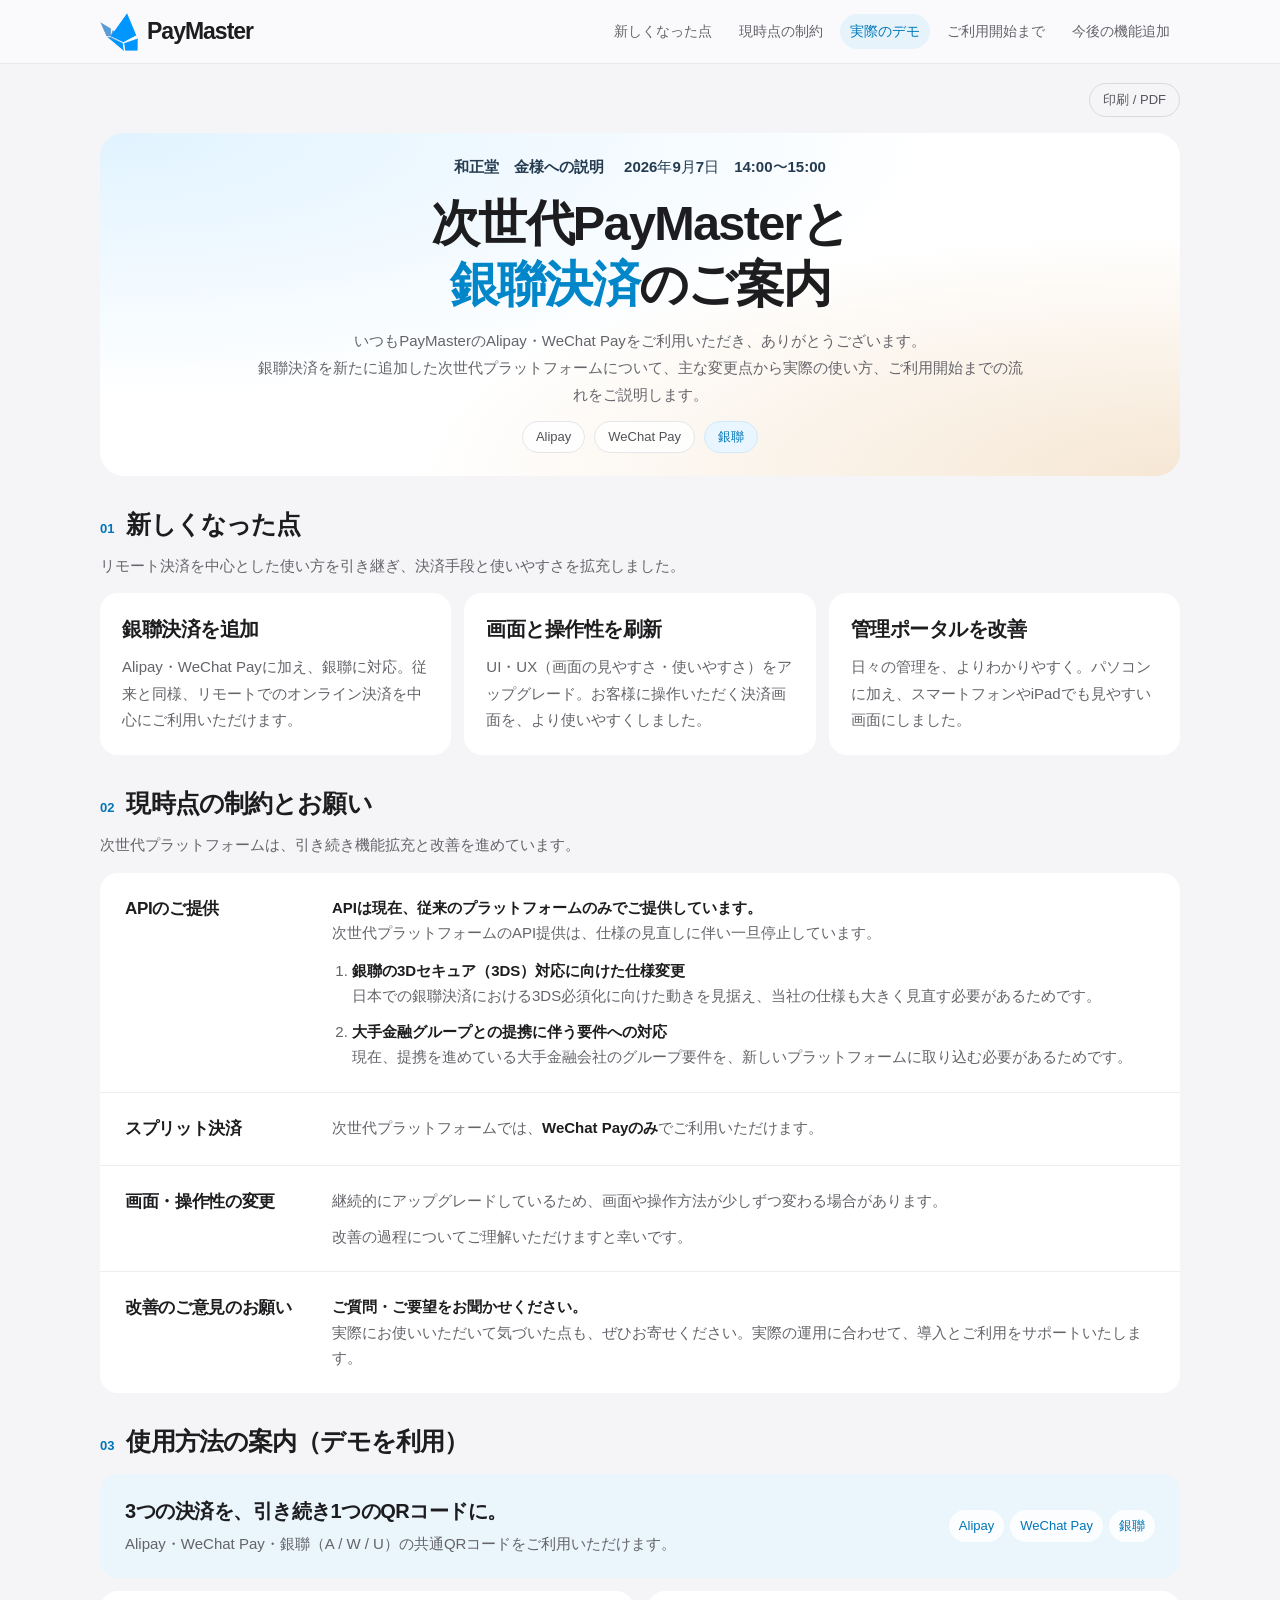
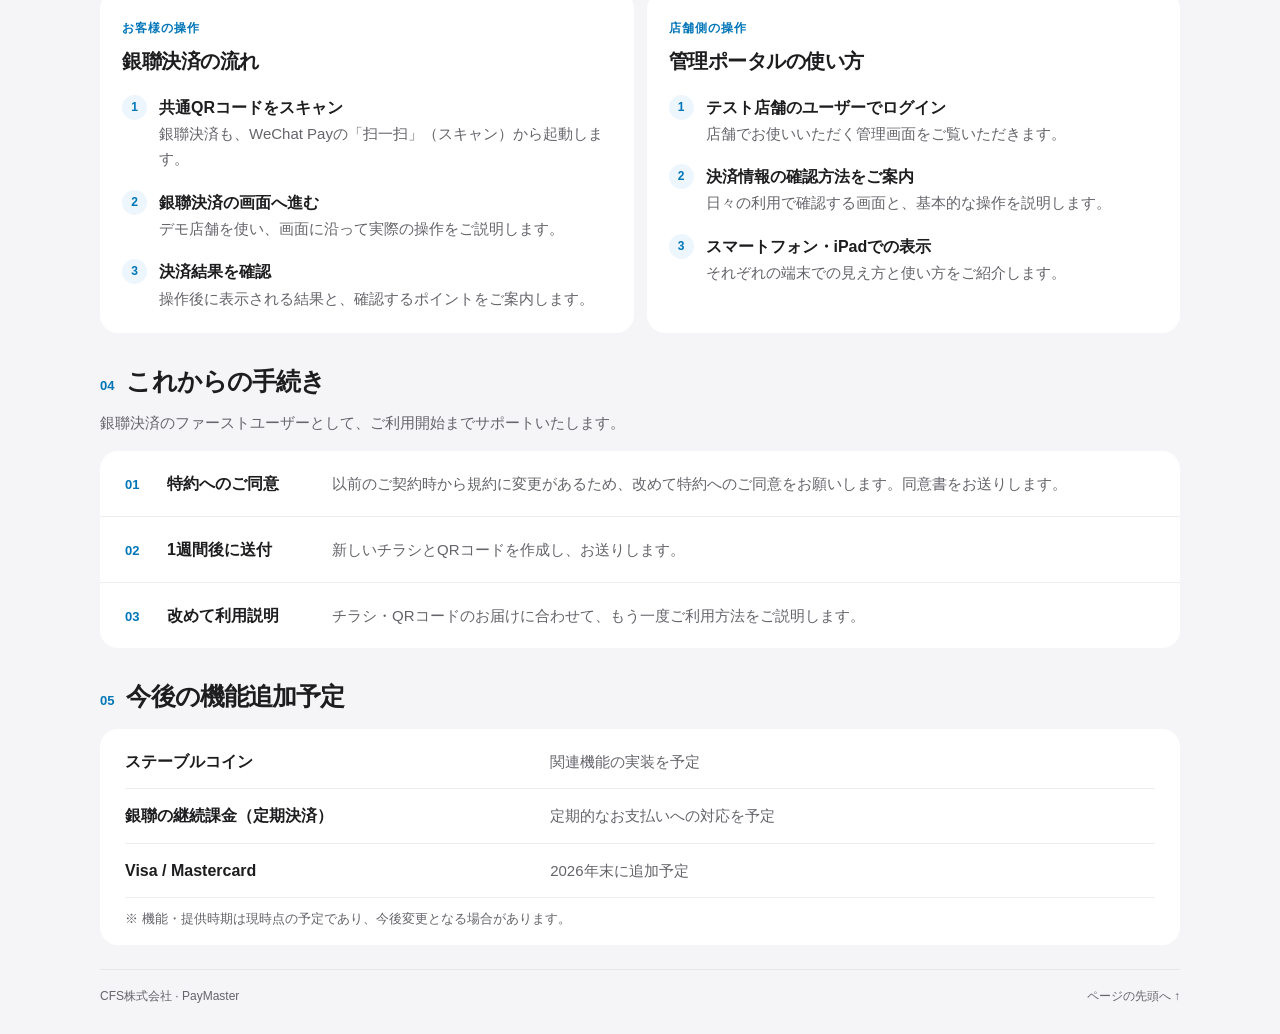
<file: paymaster-next-20260907/index.html>
<!doctype html>
<html lang="ja">
<head>
<meta charset="utf-8"><meta name="viewport" content="width=device-width,initial-scale=1">
<meta name="description" content="次世代PayMasterと銀聯オンライン決済のご案内。新機能、現在の制約、デモ、ご利用開始までの手続きをご説明します。">
<title>次世代PayMaster・銀聯決済のご案内 | CFS</title>
<style>
:root{--ink:#1d1d1f;--muted:#64646a;--blue:#0076b8;--blue-soft:#eaf6fc;--line:#e6e6e9;--paper:#fff;--bg:#f5f5f7;--gold:#96612a}*{box-sizing:border-box}html{scroll-behavior:smooth;scroll-padding-top:112px}body{margin:0;background:var(--bg);color:var(--ink);font-family:-apple-system,BlinkMacSystemFont,"Helvetica Neue","Hiragino Kaku Gothic ProN","Yu Gothic",Meiryo,sans-serif;font-size:16px;line-height:1.7;-webkit-font-smoothing:antialiased}a{color:inherit}button{font:inherit;cursor:pointer}a:focus-visible,button:focus-visible{outline:3px solid #ba7d35;outline-offset:4px}.rail{position:sticky;top:0;z-index:5;display:flex;justify-content:space-between;align-items:center;gap:25px;min-height:64px;padding:9px max(28px,calc((100vw - 1080px)/2));background:rgba(250,250,252,.92);backdrop-filter:blur(18px);border-bottom:1px solid rgba(0,0,0,.07)}.brand{display:flex;align-items:center;gap:9px;flex-shrink:0;text-decoration:none;font-size:23px;line-height:1;font-weight:700;letter-spacing:-1px}.brand img{object-fit:contain;display:block;width:38px;height:38px}.rail nav{display:flex;align-items:center;gap:7px}.rail nav a{font-size:14px;line-height:1.4;text-decoration:none;padding:8px 10px;border-radius:20px;white-space:nowrap;color:var(--muted)}.rail nav a span{display:none}.rail nav a:hover,.rail nav a[aria-current=true]{background:#e6f3fb;color:var(--blue)}.rail-label,.rail-bottom{display:none}main{max-width:1128px;margin:0 auto;padding:19px 24px 28px}.topline{display:flex;justify-content:space-between;align-items:center;gap:12px;font-size:14px;color:var(--muted)}.print{border:1px solid #d9d9df;border-radius:20px;background:transparent;color:#55555b;padding:5px 13px;font-size:13px}.print:hover{background:white}.hero{text-align:center;margin-top:16px;padding:22px 28px 23px;border-radius:24px;background:radial-gradient(ellipse at 100% 100%,#f6e7d4 0,transparent 50%),radial-gradient(ellipse at 0 0,#e1f3ff 0,transparent 55%),#fff}.eyebrow{color:var(--blue);font-size:12px;letter-spacing:2px;font-weight:650}.hero h1{font-size:clamp(32px,3.8vw,49px);line-height:1.25;font-weight:750;letter-spacing:-.035em;margin:0 0 12px}.title-accent{color:#0086c9}.hero p{max-width:770px;margin:0 auto;color:var(--muted);font-size:15px;line-height:1.8}.hero-bottom{display:flex;justify-content:center;gap:9px;flex-wrap:wrap;margin-top:13px}.pill{font-size:13px;padding:4px 13px;border-radius:30px;background:rgba(255,255,255,.85);color:#515158;border:1px solid #e6e6e9}.pill.new{background:#eaf6ff;color:var(--blue);border-color:#d0eafa}.section{padding-top:31px;scroll-margin-top:10px}.section-head{display:flex;align-items:baseline;gap:12px;margin-bottom:15px}.section-num{font-size:13px;color:var(--blue);font-weight:650}.section h2{font-size:25px;line-height:1.4;letter-spacing:-.035em;margin:0;font-weight:700}.section-intro{font-size:15px;color:var(--muted);margin:-4px 0 15px}.grid{display:grid;grid-template-columns:repeat(3,minmax(0,1fr));gap:13px}.card{background:var(--paper);border-radius:18px;padding:22px}.tag{font-size:12px;color:var(--blue);letter-spacing:1px;font-weight:650}.card h3{font-size:20px;line-height:1.45;letter-spacing:-.025em;margin:8px 0 10px}.card p{font-size:15px;line-height:1.75;color:var(--muted);margin:0}.card p+p{margin-top:10px}.panel{background:var(--paper);border-radius:18px;overflow:hidden}.constraint{display:grid;grid-template-columns:185px 1fr;gap:22px;padding:22px 25px}.constraint+.constraint{border-top:1px solid #eeeef0}.constraint h3{font-size:17px;margin:0;letter-spacing:-.02em}.constraint p{font-size:15px;color:var(--muted);margin:0}.constraint p+p{margin-top:10px}.constraint strong{font-weight:650;color:var(--ink)}.reasons{margin:12px 0 0;padding-left:20px;font-size:15px;color:var(--muted)}.reasons li+li{margin-top:10px}.reasons strong{display:block}.note{font-size:13px;color:var(--muted);margin:12px 0 0}.demo-banner{display:flex;align-items:center;justify-content:space-between;gap:20px;background:#eaf5fc;border-radius:18px;padding:22px 25px;margin-bottom:13px}.demo-banner h3{font-size:20px;letter-spacing:-.025em;line-height:1.5;margin:0 0 5px}.demo-banner p{font-size:15px;color:var(--muted);margin:0}.brands{display:flex;gap:6px;flex-shrink:0}.brands span{font-size:13px;background:rgba(255,255,255,.85);border-radius:20px;padding:5px 10px;color:var(--blue);white-space:nowrap}.demo-grid{display:grid;grid-template-columns:1fr 1fr;gap:13px}.demo-card h3{margin:6px 0 18px}.steps{list-style:none;counter-reset:steps;padding:0;margin:0}.steps li{position:relative;counter-increment:steps;padding:0 0 17px 37px;font-size:15px}.steps li:before{content:counter(steps);position:absolute;left:0;top:1px;width:25px;height:25px;line-height:25px;border-radius:50%;background:#edf6fc;color:var(--blue);text-align:center;font-size:12px;font-weight:650}.steps li:last-child{padding-bottom:0}.steps strong{display:block;font-size:16px;font-weight:650}.steps span{color:var(--muted)}.offer{display:grid;grid-template-columns:1fr auto;align-items:center;gap:20px;background:linear-gradient(115deg,#e6f5ff 0%,#f4f9fd 60%,#f7ecdd 100%);border-radius:18px;padding:25px 30px;margin-bottom:13px}.offer h3{font-size:21px;letter-spacing:-.03em;margin:0 0 7px}.offer p{font-size:15px;color:var(--muted);margin:0}.rate{font-size:68px;line-height:1;letter-spacing:-4px;font-weight:700;color:var(--blue);white-space:nowrap}.rate span{font-size:27px;letter-spacing:-1px}.rate small{display:block;font-size:12px;line-height:1.5;letter-spacing:.02em;color:#5f6c78;font-weight:400;margin-top:9px;text-align:right}.onboarding{list-style:none;margin:0;padding:0}.onboarding li{display:grid;grid-template-columns:27px 150px 1fr;gap:15px;align-items:baseline;padding:19px 25px}.onboarding li+li{border-top:1px solid #eeeef0}.onboarding b{color:var(--blue);font-size:13px}.onboarding strong{font-size:16px;font-weight:650}.onboarding p{font-size:15px;color:var(--muted);margin:0}.roadmap .tag{color:var(--gold)}.roadmap h3{font-size:19px}.roadmap .timing{display:inline-block;font-size:12px;border-radius:20px;padding:4px 11px;color:#8c5b29;background:#f8efe3;margin-top:16px}.closing{padding:24px 0 3px;text-align:center}.closing strong{font-size:21px;letter-spacing:-.03em}.closing p{font-size:15px;color:var(--muted);margin:4px 0 0}.footer{font-size:12px;color:var(--muted);border-top:1px solid var(--line);padding-top:16px;margin-top:24px;display:flex;justify-content:space-between;gap:10px}.footer a{text-decoration:none}.skip{position:fixed;top:-80px;left:15px;padding:10px;background:white;z-index:10}.skip:focus{top:10px}
@media(max-width:1000px){.rail{flex-wrap:wrap;justify-content:center;gap:5px;padding:10px 20px 8px}.brand{font-size:21px}.brand img{width:31px;height:31px}.rail nav{justify-content:center}.demo-banner{display:block}.brands{margin-top:13px}.constraint{grid-template-columns:155px 1fr}.card{padding:20px}}
@media(max-width:720px){html{scroll-padding-top:123px}.rail{display:block;padding:10px 18px 8px}.brand{justify-content:center;margin-bottom:8px}.rail nav{display:grid;grid-template-columns:repeat(5,minmax(0,1fr));gap:3px}.rail nav a{text-align:center;white-space:normal;font-size:12px;padding:6px 3px;letter-spacing:-.04em}.rail nav a span{display:none}main{padding:15px 18px 23px}.hero{padding:20px 20px;margin-top:12px;border-radius:20px}.hero h1{font-size:35px;line-height:1.3;margin-top:0;margin-bottom:11px}.hero p{font-size:14px;line-height:1.75}.hero p br{display:none}.hero-bottom{margin-top:16px}.topline{font-size:12px}.section{padding-top:25px}.section h2{font-size:23px}.grid{gap:10px}.card{padding:17px}.card h3{font-size:18px}.card p{font-size:14px}.tag{font-size:11px;letter-spacing:.6px}.section-intro{font-size:14px}.constraint{grid-template-columns:125px 1fr;gap:14px;padding:19px}.constraint p,.reasons{font-size:14px}.constraint h3{font-size:16px}.demo-banner{padding:20px}.demo-banner h3{font-size:19px}.demo-banner p{font-size:14px}.demo-grid{gap:10px}.steps li{font-size:14px;padding-left:31px}.steps strong{font-size:15px}.steps li:before{width:23px;height:23px;line-height:23px}.offer{padding:22px}.offer h3{font-size:20px}.offer p{font-size:14px}.rate{font-size:59px}.onboarding li{grid-template-columns:24px 120px 1fr;gap:11px;padding:17px 20px}.onboarding p{font-size:14px}.onboarding strong{font-size:15px}.roadmap h3{font-size:17px}.closing{padding-top:23px}.closing strong{font-size:20px}}
@media(max-width:520px){html{scroll-padding-top:143px}.rail nav a{font-size:12px;padding:5px 4px}.rail nav a span{display:block;font-size:10px;line-height:1.2;margin-bottom:3px;opacity:.7}.brand{margin-bottom:7px}.topline{align-items:flex-start;font-size:12px}.print{font-size:12px;padding:4px 10px;white-space:nowrap}.hero{padding:18px 16px}.hero h1{font-size:30px}.eyebrow{font-size:10px;letter-spacing:1.6px}.pill{font-size:12px;padding:4px 10px}.hero-bottom{gap:6px}.grid,.demo-grid{grid-template-columns:1fr}.card{padding:20px}.card h3{font-size:19px}.card p{font-size:15px}.section h2{font-size:21px}.constraint{display:block;padding:20px}.constraint h3{margin-bottom:9px}.constraint p,.reasons{font-size:15px}.offer{grid-template-columns:1fr}.rate{font-size:60px}.rate small{text-align:left}.onboarding li{grid-template-columns:24px 1fr;gap:9px;padding:18px 20px}.onboarding p{grid-column:2;font-size:15px}.brands{flex-wrap:wrap}.steps li{font-size:15px}.note{font-size:12px}.closing strong{font-size:18px}.closing p{font-size:14px}}
@media(prefers-reduced-motion:reduce){html{scroll-behavior:auto}}@media print{@page{size:A4;margin:14mm}.rail,.print,.skip,.footer a{display:none}body{background:white;font-size:11pt}main{margin:0;padding:0;max-width:none}.topline{font-size:9pt}.hero{padding:20px;background:#f5f8fa}.hero h1{font-size:29pt}.section{padding-top:22px}.section h2{font-size:19pt}.section-head{break-after:avoid}.card,.constraint,.demo-banner,.offer,.onboarding li,.closing{break-inside:avoid}.card{padding:17px}.grid{grid-template-columns:repeat(3,1fr)}.card p,.constraint p,.reasons,.steps li,.onboarding p{font-size:10pt}.card h3{font-size:14pt}.demo-grid{grid-template-columns:1fr 1fr}.offer{background:#edf6fc}.rate{font-size:46pt}.footer{margin-top:15px}*{-webkit-print-color-adjust:exact;print-color-adjust:exact}}
.topline>span{color:#253b50;font-weight:650}.card:not(.demo-card) h3{margin-top:0}.roadmap-summary{padding:6px 25px 15px}.future-list{list-style:none;padding:0;margin:0}.future-list li{display:grid;grid-template-columns:minmax(220px,1fr) 1.5fr;gap:22px;padding:13px 0;align-items:baseline}.future-list li+li{border-top:1px solid #eeeef0}.future-list strong{font-size:16px;font-weight:650}.future-list span{font-size:15px;color:var(--muted)}.roadmap-summary .note{padding-top:10px;margin-top:0;border-top:1px solid #eeeef0}@media(max-width:520px){.roadmap-summary{padding:5px 20px 14px}.future-list li{grid-template-columns:1fr;gap:3px;padding:12px 0}.future-list strong{font-size:15px}.future-list span{font-size:14px}}@media print{.roadmap-summary{break-inside:avoid}.future-list strong,.future-list span{font-size:10pt}}
.topline{justify-content:flex-end}.meeting-title{display:flex;justify-content:center;align-items:baseline;gap:7px 20px;flex-wrap:wrap;margin:0 0 14px;color:#253b50;font-size:15px;line-height:1.6}.meeting-title strong{font-weight:650}.meeting-title span{font-weight:550}@media(max-width:520px){.meeting-title{flex-direction:column;align-items:center;gap:2px;font-size:14px;margin-bottom:12px}}
</style>
</head>
<body>
<a class="skip" href="#main">本文へ移動</a>
<aside class="rail" aria-label="資料ナビゲーション"><a class="brand" href="#main" aria-label="PayMaster ページの先頭へ"><img src="assets/pay-master-logo.png" alt="" width="42" height="42"><span>PayMaster</span></a><div class="rail-label">TODAY’S AGENDA</div><nav><a href="#platform" aria-current="true"><span>01</span>新しくなった点</a><a href="#limitations"><span>02</span>現時点の制約</a><a href="#demo"><span>03</span>実際のデモ</a><a href="#onboarding"><span>04</span>ご利用開始まで</a><a href="#roadmap"><span>05</span>今後の機能追加</a></nav><div class="rail-bottom"><strong>CFS株式会社</strong><br>2026年9月7日<br>和正堂　金様への説明</div></aside>
<main id="main"><div class="topline"><button class="print" type="button" onclick="window.print()">印刷 / PDF</button></div>
<header class="hero"><div class="meeting-title"><strong>和正堂　金様への説明</strong><span>2026年9月7日　14:00〜15:00</span></div><h1>次世代PayMasterと<br><span class="title-accent">銀聯決済</span>のご案内</h1><p>いつもPayMasterのAlipay・WeChat Payをご利用いただき、ありがとうございます。<br>銀聯決済を新たに追加した次世代プラットフォームについて、主な変更点から実際の使い方、ご利用開始までの流れをご説明します。</p><div class="hero-bottom"><span class="pill">Alipay</span><span class="pill">WeChat Pay</span><span class="pill new">銀聯</span></div></header>
<section class="section" id="platform"><div class="section-head"><span class="section-num">01</span><h2>新しくなった点</h2></div><p class="section-intro">リモート決済を中心とした使い方を引き継ぎ、決済手段と使いやすさを拡充しました。</p><div class="grid"><article class="card primary"><h3>銀聯決済を追加</h3><p>Alipay・WeChat Payに加え、銀聯に対応。従来と同様、リモートでのオンライン決済を中心にご利用いただけます。</p></article><article class="card"><h3>画面と操作性を刷新</h3><p>UI・UX（画面の見やすさ・使いやすさ）をアップグレード。お客様に操作いただく決済画面を、より使いやすくしました。</p></article><article class="card"><h3>管理ポータルを改善</h3><p>日々の管理を、よりわかりやすく。パソコンに加え、スマートフォンやiPadでも見やすい画面にしました。</p></article></div></section>
<section class="section" id="limitations"><div class="section-head"><span class="section-num">02</span><h2>現時点の制約とお願い</h2></div><p class="section-intro">次世代プラットフォームは、引き続き機能拡充と改善を進めています。</p><div class="panel"><article class="constraint"><h3>APIのご提供</h3><div><p><strong>APIは現在、従来のプラットフォームのみでご提供しています。</strong><br>次世代プラットフォームのAPI提供は、仕様の見直しに伴い一旦停止しています。</p><ol class="reasons"><li><strong>銀聯の3Dセキュア（3DS）対応に向けた仕様変更</strong>日本での銀聯決済における3DS必須化に向けた動きを見据え、当社の仕様も大きく見直す必要があるためです。</li><li><strong>大手金融グループとの提携に伴う要件への対応</strong>現在、提携を進めている大手金融会社のグループ要件を、新しいプラットフォームに取り込む必要があるためです。</li></ol></div></article><article class="constraint"><h3>スプリット決済</h3><p>次世代プラットフォームでは、<strong>WeChat Payのみ</strong>でご利用いただけます。</p></article><article class="constraint"><h3>画面・操作性の変更</h3><div><p>継続的にアップグレードしているため、画面や操作方法が少しずつ変わる場合があります。</p><p>改善の過程についてご理解いただけますと幸いです。</p></div></article><article class="constraint"><h3>改善のご意見のお願い</h3><div><p><strong>ご質問・ご要望をお聞かせください。</strong><br>実際にお使いいただいて気づいた点も、ぜひお寄せください。実際の運用に合わせて、導入とご利用をサポートいたします。</p></div></article></div></section>
<section class="section" id="demo"><div class="section-head"><span class="section-num">03</span><h2>使用方法の案内（デモを利用）</h2></div><div class="demo-banner"><div><h3>3つの決済を、引き続き1つのQRコードに。</h3><p>Alipay・WeChat Pay・銀聯（A / W / U）の共通QRコードをご利用いただけます。</p></div><div class="brands" aria-label="共通QRコードの対応決済"><span>Alipay</span><span>WeChat Pay</span><span>銀聯</span></div></div><div class="demo-grid"><article class="card demo-card"><span class="tag">お客様の操作</span><h3>銀聯決済の流れ</h3><ol class="steps"><li><strong>共通QRコードをスキャン</strong><span>銀聯決済も、WeChat Payの「扫一扫」（スキャン）から起動します。</span></li><li><strong>銀聯決済の画面へ進む</strong><span>デモ店舗を使い、画面に沿って実際の操作をご説明します。</span></li><li><strong>決済結果を確認</strong><span>操作後に表示される結果と、確認するポイントをご案内します。</span></li></ol></article><article class="card demo-card"><span class="tag">店舗側の操作</span><h3>管理ポータルの使い方</h3><ol class="steps"><li><strong>テスト店舗のユーザーでログイン</strong><span>店舗でお使いいただく管理画面をご覧いただきます。</span></li><li><strong>決済情報の確認方法をご案内</strong><span>日々の利用で確認する画面と、基本的な操作を説明します。</span></li><li><strong>スマートフォン・iPadでの表示</strong><span>それぞれの端末での見え方と使い方をご紹介します。</span></li></ol></article></div></section>
<section class="section" id="onboarding"><div class="section-head"><span class="section-num">04</span><h2>これからの手続き</h2></div><p class="section-intro">銀聯決済のファーストユーザーとして、ご利用開始までサポートいたします。</p><ol class="panel onboarding"><li><b>01</b><strong>特約へのご同意</strong><p>以前のご契約時から規約に変更があるため、改めて特約へのご同意をお願いします。同意書をお送りします。</p></li><li><b>02</b><strong>1週間後に送付</strong><p>新しいチラシとQRコードを作成し、お送りします。</p></li><li><b>03</b><strong>改めて利用説明</strong><p>チラシ・QRコードのお届けに合わせて、もう一度ご利用方法をご説明します。</p></li></ol></section>
<section class="section" id="roadmap"><div class="section-head"><span class="section-num">05</span><h2>今後の機能追加予定</h2></div><div class="panel roadmap-summary"><ul class="future-list"><li><strong>ステーブルコイン</strong><span>関連機能の実装を予定</span></li><li><strong>銀聯の継続課金（定期決済）</strong><span>定期的なお支払いへの対応を予定</span></li><li><strong>Visa / Mastercard</strong><span>2026年末に追加予定</span></li></ul><p class="note">※ 機能・提供時期は現時点の予定であり、今後変更となる場合があります。</p></div></section>
<footer class="footer"><span>CFS株式会社 · PayMaster</span><a href="#main">ページの先頭へ ↑</a></footer>
</main><script>
const links=[...document.querySelectorAll('nav a')];
const observer=new IntersectionObserver(entries=>{const visible=entries.filter(e=>e.isIntersecting).sort((a,b)=>a.boundingClientRect.top-b.boundingClientRect.top);if(!visible.length)return;links.forEach(a=>{if(a.hash==='#'+visible[0].target.id)a.setAttribute('aria-current','true');else a.removeAttribute('aria-current')})},{rootMargin:'-5% 0px -55% 0px',threshold:0});
document.querySelectorAll('main section[id]').forEach(s=>observer.observe(s));
</script></body></html>
</file>
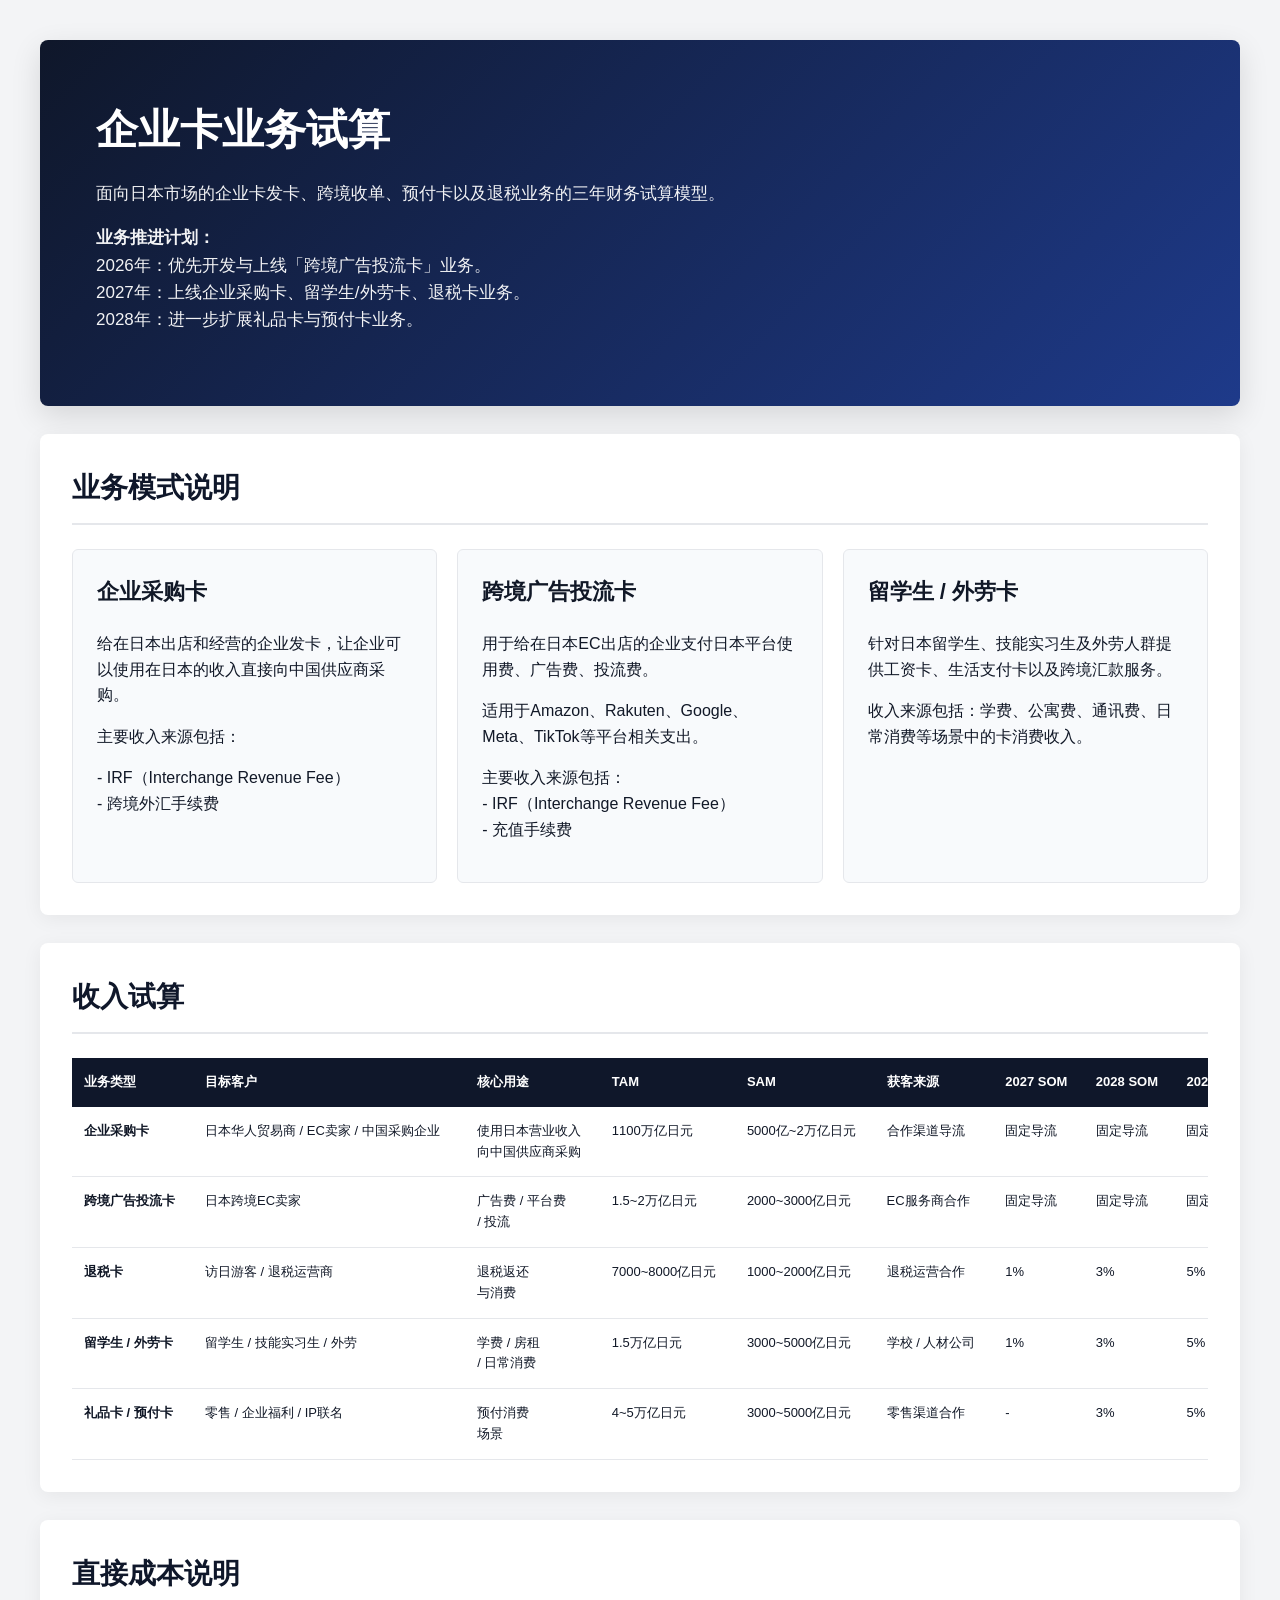
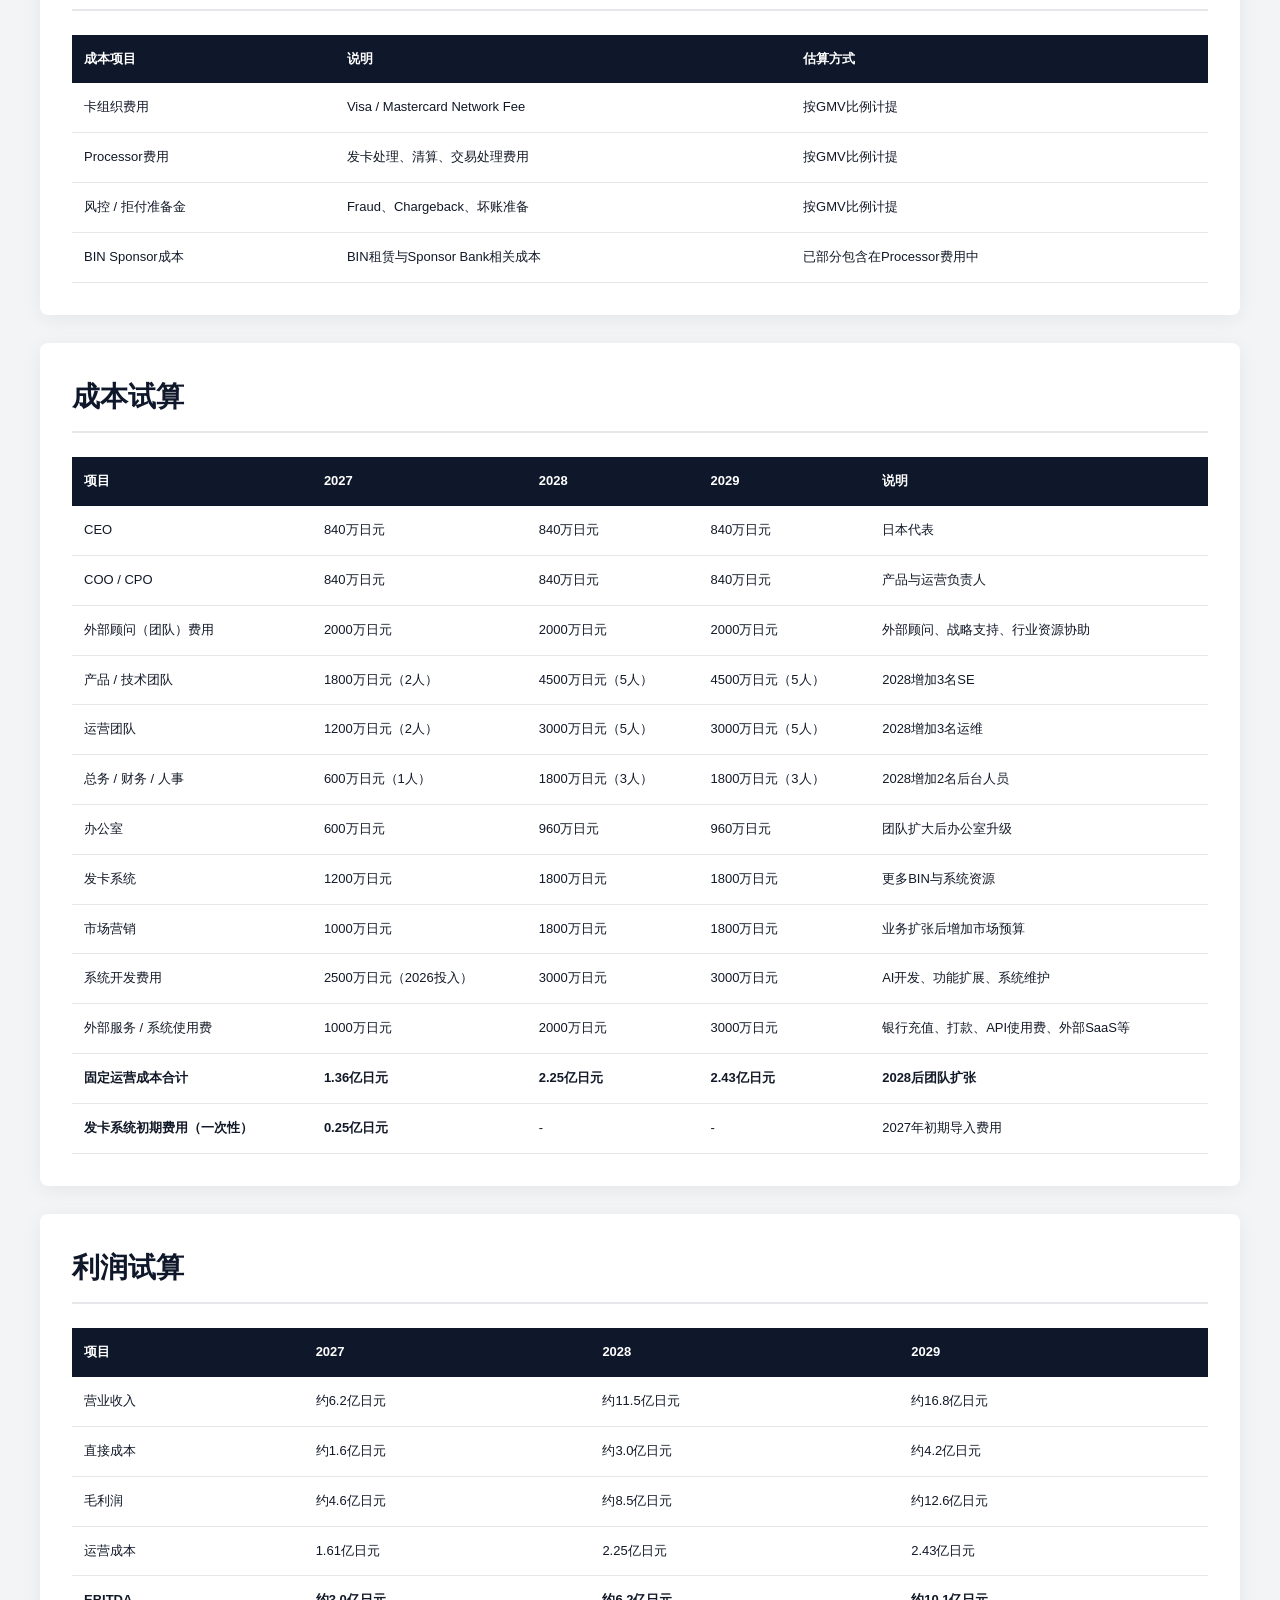
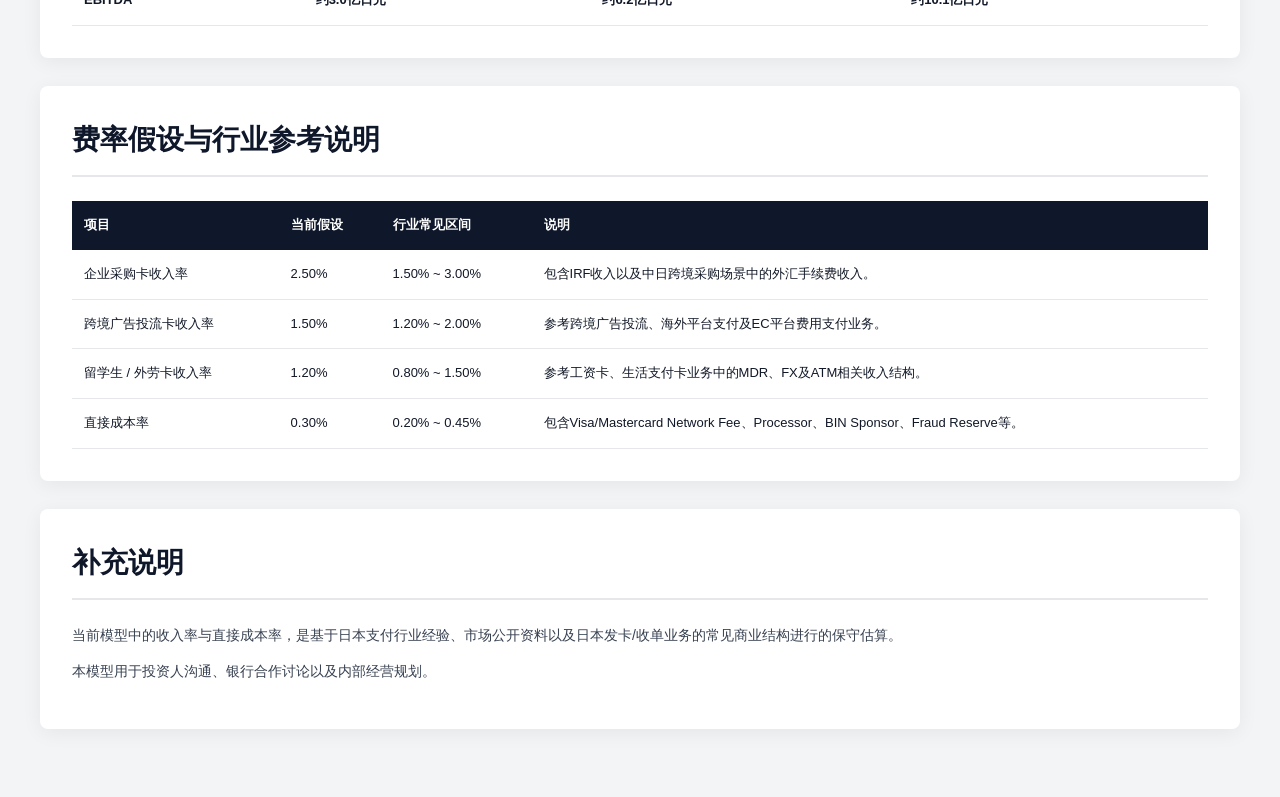
<file: corporate-card-2026-07-12/financial-model.html>
<!DOCTYPE html>
<html lang="zh">
<head>
<meta charset="UTF-8">
<meta name="viewport" content="width=device-width, initial-scale=1.0">
<title>企业卡业务试算</title>
<style>
*{box-sizing:border-box}
body{margin:0;padding:40px;background:#f3f4f6;font-family:-apple-system,BlinkMacSystemFont,"Segoe UI",sans-serif;color:#111827;line-height:1.6}
.container{max-width:1600px;margin:0 auto}
.hero{background:linear-gradient(135deg,#0f172a,#1e3a8a);color:white;padding:56px;border-radius:8px;margin-bottom:28px;box-shadow:0 10px 30px rgba(0,0,0,.12)}
.hero h1{font-size:42px;margin:0 0 16px}.hero p{font-size:17px;opacity:.95}
.section-block{background:white;border-radius:8px;padding:32px;margin-bottom:28px;box-shadow:0 4px 20px rgba(0,0,0,.06)}
.section-title{font-size:28px;margin:0 0 24px;color:#0f172a;border-bottom:2px solid #e5e7eb;padding-bottom:12px}
.grid{display:grid;grid-template-columns:repeat(auto-fit,minmax(320px,1fr));gap:20px}
.card{background:#f8fafc;border:1px solid #e5e7eb;border-radius:6px;padding:24px}.card h3{margin-top:0;font-size:22px}
.table-wrap{overflow-x:auto}.revenue-table{min-width:2300px}
table{width:100%;border-collapse:collapse;background:white}th{background:#0f172a;color:white;padding:14px 12px;text-align:left;font-size:13px;position:sticky;top:0}
td{padding:14px 12px;border-bottom:1px solid #e5e7eb;vertical-align:top;font-size:13px}tr:hover td{background:#f8fafc}
.highlight{font-weight:700;color:#1d4ed8}.footer{font-size:14px;color:#374151}
</style>
</head>
<body>
<div class="container">
<div class="hero">
<h1>企业卡业务试算</h1>
<p>面向日本市场的企业卡发卡、跨境收单、预付卡以及退税业务的三年财务试算模型。</p>
<p><strong>业务推进计划：</strong><br>
2026年：优先开发与上线「跨境广告投流卡」业务。<br>
2027年：上线企业采购卡、留学生/外劳卡、退税卡业务。<br>
2028年：进一步扩展礼品卡与预付卡业务。</p>
</div>

<div class="section-block">
<h2 class="section-title">业务模式说明</h2>
<div class="grid">
<div class="card"><h3>企业采购卡</h3><p>给在日本出店和经营的企业发卡，让企业可以使用在日本的收入直接向中国供应商采购。</p><p>主要收入来源包括：</p><p>- IRF（Interchange Revenue Fee）<br>- 跨境外汇手续费</p></div>
<div class="card"><h3>跨境广告投流卡</h3><p>用于给在日本EC出店的企业支付日本平台使用费、广告费、投流费。</p><p>适用于Amazon、Rakuten、Google、Meta、TikTok等平台相关支出。</p><p>主要收入来源包括：<br>- IRF（Interchange Revenue Fee）<br>- 充值手续费</p></div>
<div class="card"><h3>留学生 / 外劳卡</h3><p>针对日本留学生、技能实习生及外劳人群提供工资卡、生活支付卡以及跨境汇款服务。</p><p>收入来源包括：学费、公寓费、通讯费、日常消费等场景中的卡消费收入。</p></div>
</div>
</div>

<div class="section-block">
<h2 class="section-title">收入试算</h2>
<div class="table-wrap"><table class="revenue-table">
<tr><th>业务类型</th><th>目标客户</th><th>核心用途</th><th>TAM</th><th>SAM</th><th>获客来源</th><th>2027 SOM</th><th>2028 SOM</th><th>2029 SOM</th><th>活跃客户数</th><th>单客户年GMV</th><th>2027 GMV</th><th>2028 GMV</th><th>2029 GMV</th><th>收入来源</th><th>收入率</th><th>直接成本率</th><th>毛利率</th></tr>
<tr><td><strong>企业采购卡</strong></td><td>日本华人贸易商 / EC卖家 / 中国采购企业</td><td>使用日本营业收入<br>向中国供应商采购</td><td>1100万亿日元</td><td>5000亿~2万亿日元</td><td>合作渠道导流</td><td>固定导流</td><td>固定导流</td><td>固定导流</td><td>约30~50社</td><td>约1.1亿日元</td><td>约95亿日元（按5000万人民币/月测算）</td><td>约190亿日元</td><td>约285亿日元</td><td>IRF + 外汇手续费</td><td>2.50%</td><td>0.30%</td><td class="highlight">2.20%</td></tr>
<tr><td><strong>跨境广告投流卡</strong></td><td>日本跨境EC卖家</td><td>广告费 / 平台费<br>/ 投流</td><td>1.5~2万亿日元</td><td>2000~3000亿日元</td><td>EC服务商合作</td><td>固定导流</td><td>固定导流</td><td>固定导流</td><td>EC服务商合作</td><td>每天30万USD广告投流</td><td>约160亿日元</td><td>约320亿日元</td><td>约480亿日元</td><td>IRF + 充值手续费</td><td>1.50%</td><td>0.30%</td><td class="highlight">1.20%</td></tr>
<tr><td><strong>退税卡</strong></td><td>访日游客 / 退税运营商</td><td>退税返还<br>与消费</td><td>7000~8000亿日元</td><td>1000~2000亿日元</td><td>退税运营合作</td><td>1%</td><td>3%</td><td>5%</td><td>约20万用户</td><td>约5万日元</td><td>10亿日元</td><td>30亿日元</td><td>50亿日元</td><td>IRF + 运营手续费</td><td>0.80%</td><td>0.25%</td><td class="highlight">0.55%</td></tr>
<tr><td><strong>留学生 / 外劳卡</strong></td><td>留学生 / 技能实习生 / 外劳</td><td>学费 / 房租<br>/ 日常消费</td><td>1.5万亿日元</td><td>3000~5000亿日元</td><td>学校 / 人材公司</td><td>1%</td><td>3%</td><td>5%</td><td>约5万用户</td><td>约30万日元</td><td>30亿日元</td><td>90亿日元</td><td>150亿日元</td><td>消费IRF</td><td>1.20%</td><td>0.35%</td><td class="highlight">0.85%</td></tr>
<tr><td><strong>礼品卡 / 预付卡</strong></td><td>零售 / 企业福利 / IP联名</td><td>预付消费<br>场景</td><td>4~5万亿日元</td><td>3000~5000亿日元</td><td>零售渠道合作</td><td>-</td><td>3%</td><td>5%</td><td>约30万用户</td><td>约5万日元</td><td>-</td><td>90亿日元</td><td>150亿日元</td><td>IRF + 发卡手续费</td><td>1.20%</td><td>0.40%</td><td class="highlight">0.80%</td></tr>
</table></div>
</div>

<div class="section-block">
<h2 class="section-title">直接成本说明</h2>
<div class="table-wrap"><table>
<tr><th>成本项目</th><th>说明</th><th>估算方式</th></tr>
<tr><td>卡组织费用</td><td>Visa / Mastercard Network Fee</td><td>按GMV比例计提</td></tr>
<tr><td>Processor费用</td><td>发卡处理、清算、交易处理费用</td><td>按GMV比例计提</td></tr>
<tr><td>风控 / 拒付准备金</td><td>Fraud、Chargeback、坏账准备</td><td>按GMV比例计提</td></tr>
<tr><td>BIN Sponsor成本</td><td>BIN租赁与Sponsor Bank相关成本</td><td>已部分包含在Processor费用中</td></tr>
</table></div>
</div>

<div class="section-block">
<h2 class="section-title">成本试算</h2>
<div class="table-wrap"><table>
<tr><th>项目</th><th>2027</th><th>2028</th><th>2029</th><th>说明</th></tr>
<tr><td>CEO</td><td>840万日元</td><td>840万日元</td><td>840万日元</td><td>日本代表</td></tr>
<tr><td>COO / CPO</td><td>840万日元</td><td>840万日元</td><td>840万日元</td><td>产品与运营负责人</td></tr>
<tr><td>外部顾问（团队）费用</td><td>2000万日元</td><td>2000万日元</td><td>2000万日元</td><td>外部顾问、战略支持、行业资源协助</td></tr>
<tr><td>产品 / 技术团队</td><td>1800万日元（2人）</td><td>4500万日元（5人）</td><td>4500万日元（5人）</td><td>2028增加3名SE</td></tr>
<tr><td>运营团队</td><td>1200万日元（2人）</td><td>3000万日元（5人）</td><td>3000万日元（5人）</td><td>2028增加3名运维</td></tr>
<tr><td>总务 / 财务 / 人事</td><td>600万日元（1人）</td><td>1800万日元（3人）</td><td>1800万日元（3人）</td><td>2028增加2名后台人员</td></tr>
<tr><td>办公室</td><td>600万日元</td><td>960万日元</td><td>960万日元</td><td>团队扩大后办公室升级</td></tr>
<tr><td>发卡系统</td><td>1200万日元</td><td>1800万日元</td><td>1800万日元</td><td>更多BIN与系统资源</td></tr>
<tr><td>市场营销</td><td>1000万日元</td><td>1800万日元</td><td>1800万日元</td><td>业务扩张后增加市场预算</td></tr>
<tr><td>系统开发费用</td><td>2500万日元（2026投入）</td><td>3000万日元</td><td>3000万日元</td><td>AI开发、功能扩展、系统维护</td></tr>
<tr><td>外部服务 / 系统使用费</td><td>1000万日元</td><td>2000万日元</td><td>3000万日元</td><td>银行充值、打款、API使用费、外部SaaS等</td></tr>
<tr><td><strong>固定运营成本合计</strong></td><td><strong>1.36亿日元</strong></td><td><strong>2.25亿日元</strong></td><td><strong>2.43亿日元</strong></td><td><strong>2028后团队扩张</strong></td></tr>
<tr><td><strong>发卡系统初期费用（一次性）</strong></td><td><strong>0.25亿日元</strong></td><td>-</td><td>-</td><td>2027年初期导入费用</td></tr>
</table></div>
</div>

<div class="section-block">
<h2 class="section-title">利润试算</h2>
<div class="table-wrap"><table>
<tr><th>项目</th><th>2027</th><th>2028</th><th>2029</th></tr>
<tr><td>营业收入</td><td>约6.2亿日元</td><td>约11.5亿日元</td><td>约16.8亿日元</td></tr>
<tr><td>直接成本</td><td>约1.6亿日元</td><td>约3.0亿日元</td><td>约4.2亿日元</td></tr>
<tr><td>毛利润</td><td>约4.6亿日元</td><td>约8.5亿日元</td><td>约12.6亿日元</td></tr>
<tr><td>运营成本</td><td>1.61亿日元</td><td>2.25亿日元</td><td>2.43亿日元</td></tr>
<tr><td><strong>EBITDA</strong></td><td><strong>约3.0亿日元</strong></td><td><strong>约6.2亿日元</strong></td><td><strong>约10.1亿日元</strong></td></tr>
</table></div>
</div>

<div class="section-block">
<h2 class="section-title">费率假设与行业参考说明</h2>
<div class="table-wrap"><table>
<tr><th>项目</th><th>当前假设</th><th>行业常见区间</th><th>说明</th></tr>
<tr><td>企业采购卡收入率</td><td>2.50%</td><td>1.50% ~ 3.00%</td><td>包含IRF收入以及中日跨境采购场景中的外汇手续费收入。</td></tr>
<tr><td>跨境广告投流卡收入率</td><td>1.50%</td><td>1.20% ~ 2.00%</td><td>参考跨境广告投流、海外平台支付及EC平台费用支付业务。</td></tr>
<tr><td>留学生 / 外劳卡收入率</td><td>1.20%</td><td>0.80% ~ 1.50%</td><td>参考工资卡、生活支付卡业务中的MDR、FX及ATM相关收入结构。</td></tr>
<tr><td>直接成本率</td><td>0.30%</td><td>0.20% ~ 0.45%</td><td>包含Visa/Mastercard Network Fee、Processor、BIN Sponsor、Fraud Reserve等。</td></tr>
</table></div>
</div>

<div class="section-block">
<h2 class="section-title">补充说明</h2>
<div class="footer">
<p>当前模型中的收入率与直接成本率，是基于日本支付行业经验、市场公开资料以及日本发卡/收单业务的常见商业结构进行的保守估算。</p>
<p>本模型用于投资人沟通、银行合作讨论以及内部经营规划。</p>
</div>
</div>
</div>
</body>
</html>
</file>
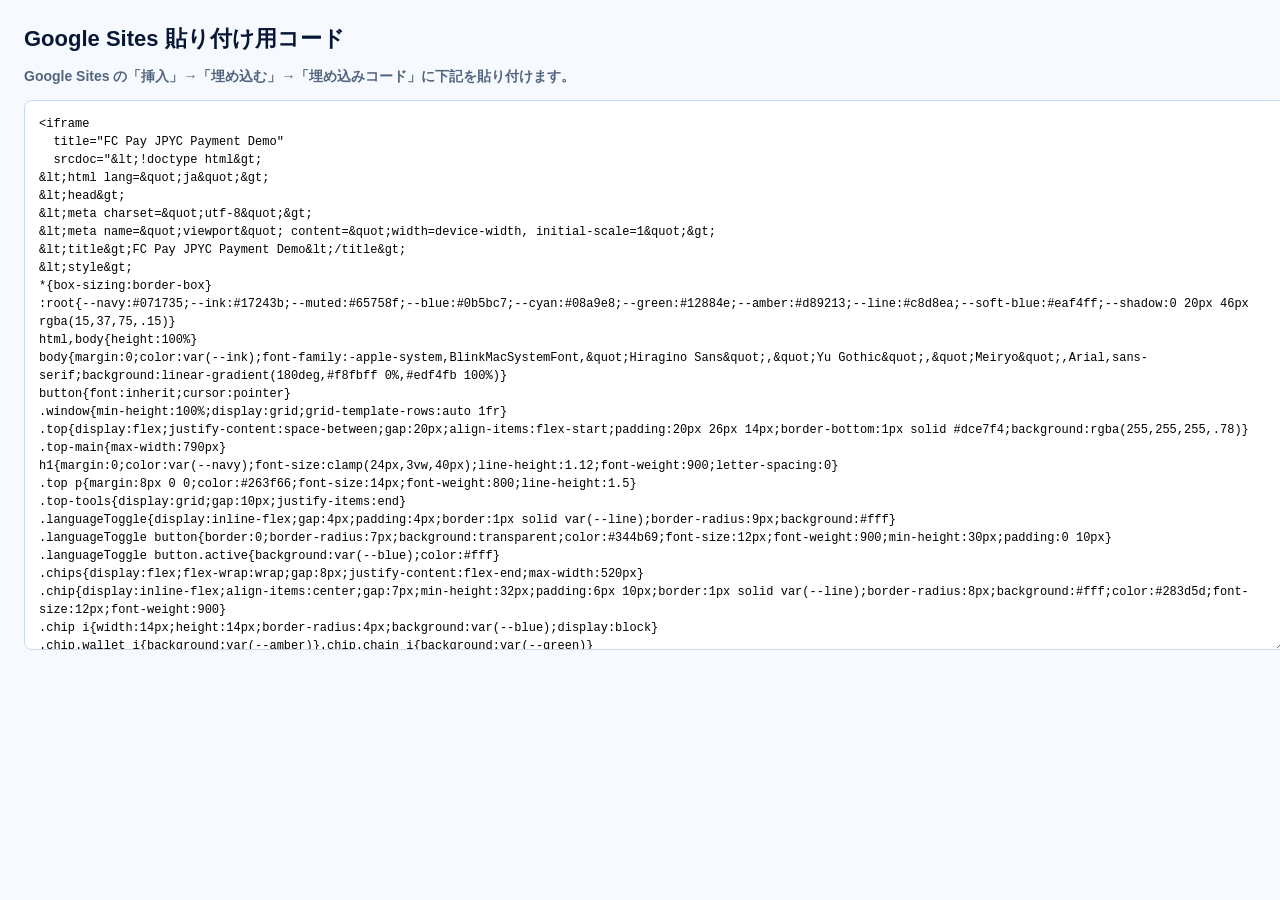
<file: fcpaydemo/google-sites-embed-code.html>
<!doctype html>
<html lang="ja">
<head>
<meta charset="utf-8">
<meta name="viewport" content="width=device-width, initial-scale=1">
<title>Google Sites embed code - FC Pay JPYC Demo</title>
<style>
body{margin:24px;font-family:-apple-system,BlinkMacSystemFont,"Hiragino Sans","Yu Gothic","Meiryo",Arial,sans-serif;color:#17243b;background:#f6f9fd}
textarea{width:100%;min-height:520px;border:1px solid #c8d8ea;border-radius:8px;padding:14px;font:12px/1.5 ui-monospace,SFMono-Regular,Menlo,Consolas,monospace}
h1{font-size:22px;margin:0 0 10px;color:#071735}
p{font-size:14px;font-weight:700;color:#52657f}
</style>
</head>
<body>
<h1>Google Sites 貼り付け用コード</h1>
<p>Google Sites の「挿入」→「埋め込む」→「埋め込みコード」に下記を貼り付けます。</p>
<textarea readonly>&lt;iframe
  title="FC Pay JPYC Payment Demo"
  srcdoc="&amp;lt;!doctype html&amp;gt;
&amp;lt;html lang=&amp;quot;ja&amp;quot;&amp;gt;
&amp;lt;head&amp;gt;
&amp;lt;meta charset=&amp;quot;utf-8&amp;quot;&amp;gt;
&amp;lt;meta name=&amp;quot;viewport&amp;quot; content=&amp;quot;width=device-width, initial-scale=1&amp;quot;&amp;gt;
&amp;lt;title&amp;gt;FC Pay JPYC Payment Demo&amp;lt;/title&amp;gt;
&amp;lt;style&amp;gt;
*{box-sizing:border-box}
:root{--navy:#071735;--ink:#17243b;--muted:#65758f;--blue:#0b5bc7;--cyan:#08a9e8;--green:#12884e;--amber:#d89213;--line:#c8d8ea;--soft-blue:#eaf4ff;--shadow:0 20px 46px rgba(15,37,75,.15)}
html,body{height:100%}
body{margin:0;color:var(--ink);font-family:-apple-system,BlinkMacSystemFont,&amp;quot;Hiragino Sans&amp;quot;,&amp;quot;Yu Gothic&amp;quot;,&amp;quot;Meiryo&amp;quot;,Arial,sans-serif;background:linear-gradient(180deg,#f8fbff 0%,#edf4fb 100%)}
button{font:inherit;cursor:pointer}
.window{min-height:100%;display:grid;grid-template-rows:auto 1fr}
.top{display:flex;justify-content:space-between;gap:20px;align-items:flex-start;padding:20px 26px 14px;border-bottom:1px solid #dce7f4;background:rgba(255,255,255,.78)}
.top-main{max-width:790px}
h1{margin:0;color:var(--navy);font-size:clamp(24px,3vw,40px);line-height:1.12;font-weight:900;letter-spacing:0}
.top p{margin:8px 0 0;color:#263f66;font-size:14px;font-weight:800;line-height:1.5}
.top-tools{display:grid;gap:10px;justify-items:end}
.languageToggle{display:inline-flex;gap:4px;padding:4px;border:1px solid var(--line);border-radius:9px;background:#fff}
.languageToggle button{border:0;border-radius:7px;background:transparent;color:#344b69;font-size:12px;font-weight:900;min-height:30px;padding:0 10px}
.languageToggle button.active{background:var(--blue);color:#fff}
.chips{display:flex;flex-wrap:wrap;gap:8px;justify-content:flex-end;max-width:520px}
.chip{display:inline-flex;align-items:center;gap:7px;min-height:32px;padding:6px 10px;border:1px solid var(--line);border-radius:8px;background:#fff;color:#283d5d;font-size:12px;font-weight:900}
.chip i{width:14px;height:14px;border-radius:4px;background:var(--blue);display:block}
.chip.wallet i{background:var(--amber)}.chip.chain i{background:var(--green)}
.workspace{width:100%;max-width:1540px;margin:0 auto;padding:18px 20px 22px;display:grid;grid-template-columns:300px minmax(420px,1fr) 430px;gap:14px}
.panel{background:rgba(255,255,255,.95);border:1px solid var(--line);border-radius:8px;box-shadow:var(--shadow);overflow:hidden}
.panel-head{padding:14px 15px;border-bottom:1px solid var(--line);background:linear-gradient(180deg,#fff,#f7fbff)}
.panel-head h2{margin:0;color:var(--navy);font-size:16px}.panel-head p{margin:5px 0 0;color:var(--muted);font-size:12px;font-weight:700;line-height:1.45}
.steps{display:grid;gap:8px;padding:12px}
.step{border:1px solid var(--line);border-radius:8px;background:white;padding:10px;display:grid;grid-template-columns:32px 1fr;gap:10px;align-items:center;text-align:left}
.step.active{border-color:var(--blue);background:var(--soft-blue);box-shadow:inset 4px 0 0 var(--blue)}.step.done{border-color:#99d5b5;background:#f7fcf9}
.num{width:30px;height:30px;border-radius:50%;background:#e6eef8;color:#2d4868;font-size:13px;font-weight:900;display:grid;place-items:center}.active .num{background:var(--blue);color:#fff}.done .num{background:var(--green);color:#fff}
.step b{font-size:13px;color:var(--navy);display:block;line-height:1.25}.step span span{display:block;margin-top:4px;font-size:11px;color:var(--muted);font-weight:800;line-height:1.3}
.side-controls{display:grid;grid-template-columns:1fr 1fr;gap:8px;padding:12px;border-top:1px solid var(--line);background:#fbfdff}
.btn{min-height:40px;border:1px solid #9dbce6;border-radius:7px;background:white;color:#143d78;font-weight:900}.btn.primary{background:var(--blue);border-color:var(--blue);color:#fff}.btn.green{background:var(--green);border-color:var(--green);color:#fff}.btn:disabled{opacity:.48;cursor:not-allowed}
.phone-zone{display:grid;grid-template-rows:auto 1fr auto;min-height:760px}
.stage-head{padding:14px 17px;border-bottom:1px solid var(--line);background:linear-gradient(180deg,#fff,#f8fbff)}.stage-head h2{margin:0;color:var(--navy);font-size:21px;line-height:1.28}.stage-head p{margin:6px 0 0;color:var(--muted);font-size:13px;font-weight:800;line-height:1.5}
.phone-wrap{display:grid;place-items:center;padding:22px;background:linear-gradient(90deg,rgba(11,91,199,.07),transparent 30%,transparent 70%,rgba(18,136,78,.06)),#fbfdff}
.phoneViewport{width:360px;max-width:100%;height:690px;background:#111827;border-radius:42px;padding:13px;box-shadow:0 26px 64px rgba(9,22,46,.28);position:relative}
.phoneViewport:before{content:&amp;quot;&amp;quot;;position:absolute;top:18px;left:50%;width:96px;height:24px;background:#111827;border-radius:0 0 16px 16px;transform:translateX(-50%);z-index:3}
.phone-screen{height:100%;border-radius:32px;background:#f6f9fe;overflow:hidden;display:grid;grid-template-rows:auto 1fr auto;position:relative}
.phone-status{height:34px;padding:9px 18px 0;display:flex;justify-content:space-between;color:#0f1c32;font-size:12px;font-weight:900}
.phone-app{padding:14px;display:grid;align-content:start;gap:12px;overflow:auto}
.app-card{border:1px solid #c8d8ea;border-radius:16px;background:#fff;padding:14px;box-shadow:0 8px 18px rgba(18,41,78,.07)}
.brand{display:flex;align-items:center;gap:10px}.mark{width:42px;height:42px;border-radius:12px;background:var(--cyan);color:white;font-weight:900;display:grid;place-items:center}.brand h3{margin:0;color:var(--navy);font-size:17px}.brand p{margin:3px 0 0;color:var(--muted);font-size:11px;font-weight:800}
.hero-ticket{background:linear-gradient(135deg,#0b5bc7,#08a9e8);color:white;border-radius:16px;padding:16px}.hero-ticket b{display:block;font-size:17px;margin-bottom:5px}.hero-ticket span{display:block;font-size:12px;font-weight:800;opacity:.92;line-height:1.5}
.kv{display:grid;gap:7px}.kv div{display:flex;justify-content:space-between;gap:10px;font-size:12px;border-bottom:1px solid #edf2f8;padding-bottom:7px}.kv div:last-child{border-bottom:0;padding-bottom:0}.kv span{color:var(--muted);font-weight:900}.kv b{color:var(--navy);text-align:right}
.phone-btn{width:100%;min-height:46px;border:0;border-radius:13px;background:var(--blue);color:#fff;font-weight:900}.phone-btn.secondary{background:white;color:var(--blue);border:1px solid #9dbce6}.phone-btn.green{background:var(--green)}.phone-btn.amber{background:var(--amber)}
.phone-nav{height:32px;display:grid;place-items:center}.home-indicator{width:112px;height:5px;border-radius:6px;background:#111827;opacity:.9}
.wallet-top{background:linear-gradient(135deg,#fff5dc,#ffffff);border:1px solid #efd394}.wallet-logo{width:46px;height:46px;border-radius:13px;border:3px solid var(--blue);position:relative}.wallet-logo:after{content:&amp;quot;&amp;quot;;position:absolute;inset:10px;border:3px solid #66a8ff;border-radius:8px;transform:rotate(45deg)}
.amount{font-size:32px;color:var(--navy);font-weight:900;text-align:center;margin:4px 0}.confirm-box{border:1px solid #efd394;background:#fffaf0;border-radius:14px;padding:12px;display:grid;gap:7px}.loader{height:9px;background:#e5edf7;border-radius:999px;overflow:hidden}.loader span{display:block;height:100%;width:0;background:linear-gradient(90deg,var(--blue),var(--green));border-radius:999px;transition:width .25s ease}.chainProcessing{display:grid;justify-items:center;gap:12px;text-align:center}.chainProcessing-icon{width:76px;height:76px;border-radius:50%;border:8px solid #dce9f7;border-top-color:var(--green);animation:spin 1s linear infinite}.chainProcessing h4{margin:0;color:var(--navy);font-size:16px}.chainProcessing p{margin:0;color:#39506e;font-size:12px;font-weight:800;line-height:1.5}.processing-bar{height:9px;width:100%;background:#e5edf7;border-radius:999px;overflow:hidden}.processing-bar span{display:block;height:100%;width:100%;background:linear-gradient(90deg,var(--blue),var(--green));animation:fillProcessing 1s ease-in-out forwards}@keyframes spin{to{transform:rotate(360deg)}}@keyframes fillProcessing{from{transform:translateX(-100%)}to{transform:translateX(0)}}.toast-line{font-size:12px;color:#39506e;font-weight:800;line-height:1.5}
.pc{display:grid;grid-template-rows:auto auto 1fr auto;min-height:760px}.browserPanel{padding:12px;display:grid;gap:12px}.browser-shell{border:1px solid var(--line);border-radius:8px;background:#fff;overflow:hidden}.browser-bar{height:34px;background:#edf3fa;border-bottom:1px solid var(--line);display:flex;align-items:center;gap:7px;padding:0 10px}.browser-dot{width:9px;height:9px;border-radius:50%;background:#c7d5e7}.browser-url{height:20px;flex:1;border-radius:999px;background:#fff;color:#62738c;font-size:11px;font-weight:800;display:flex;align-items:center;padding:0 10px;overflow:hidden;white-space:nowrap}.browser-body{padding:12px}.browser-body h3{margin:0 0 8px;color:var(--navy);font-size:14px}
.rows{display:grid;gap:0;border:1px solid #e4edf7;border-radius:8px;overflow:hidden}.row{display:flex;justify-content:space-between;gap:10px;padding:9px 10px;border-bottom:1px solid #e4edf7;font-size:12px}.row:last-child{border-bottom:0}.row span{color:var(--muted);font-weight:900}.row b{color:var(--navy);text-align:right}
pre{margin:0;border:1px solid #dbe7f4;background:#071735;color:#e7f0ff;border-radius:8px;padding:11px;max-height:270px;overflow:auto;font-family:ui-monospace,SFMono-Regular,Menlo,Consolas,monospace;font-size:11px;line-height:1.5}
.log{padding:12px;border-top:1px solid var(--line);background:#fbfdff}.log h3{margin:0 0 8px;color:var(--navy);font-size:13px}#eventLog{min-height:120px;white-space:pre-wrap}.floating-toast{position:fixed;right:20px;bottom:20px;background:#071735;color:white;border-radius:8px;padding:12px 14px;font-size:13px;font-weight:900;box-shadow:0 14px 32px rgba(5,18,45,.28);opacity:0;transform:translateY(12px);transition:.2s ease;max-width:360px;line-height:1.45}.floating-toast.show{opacity:1;transform:translateY(0)}
@media(max-width:1180px){.workspace{grid-template-columns:270px 1fr}.pc{grid-column:1/-1;min-height:auto}}
@media(max-width:760px){.top{display:block;padding:18px 14px}.top-tools{justify-items:start;margin-top:12px}.chips{justify-content:flex-start}.workspace{grid-template-columns:1fr;padding:12px}.phone-zone,.pc{min-height:auto}.phoneViewport{height:650px}}
&amp;lt;/style&amp;gt;
&amp;lt;/head&amp;gt;
&amp;lt;body&amp;gt;
&amp;lt;div class=&amp;quot;window&amp;quot;&amp;gt;
  &amp;lt;header class=&amp;quot;top&amp;quot;&amp;gt;
    &amp;lt;div class=&amp;quot;top-main&amp;quot;&amp;gt;
      &amp;lt;h1 id=&amp;quot;heroTitle&amp;quot;&amp;gt;&amp;lt;/h1&amp;gt;
      &amp;lt;p id=&amp;quot;heroLead&amp;quot;&amp;gt;&amp;lt;/p&amp;gt;
    &amp;lt;/div&amp;gt;
    &amp;lt;div class=&amp;quot;top-tools&amp;quot;&amp;gt;
      &amp;lt;div class=&amp;quot;languageToggle&amp;quot; id=&amp;quot;languageToggle&amp;quot; aria-label=&amp;quot;Language&amp;quot;&amp;gt;
        &amp;lt;button type=&amp;quot;button&amp;quot; data-lang=&amp;quot;ja&amp;quot; class=&amp;quot;active&amp;quot;&amp;gt;日本語&amp;lt;/button&amp;gt;
        &amp;lt;button type=&amp;quot;button&amp;quot; data-lang=&amp;quot;en&amp;quot;&amp;gt;English&amp;lt;/button&amp;gt;
      &amp;lt;/div&amp;gt;
      &amp;lt;div class=&amp;quot;chips&amp;quot;&amp;gt;
        &amp;lt;span class=&amp;quot;chip&amp;quot;&amp;gt;&amp;lt;i&amp;gt;&amp;lt;/i&amp;gt;FC Pay App&amp;lt;/span&amp;gt;
        &amp;lt;span class=&amp;quot;chip wallet&amp;quot;&amp;gt;&amp;lt;i&amp;gt;&amp;lt;/i&amp;gt;HashPort Wallet&amp;lt;/span&amp;gt;
        &amp;lt;span class=&amp;quot;chip chain&amp;quot;&amp;gt;&amp;lt;i&amp;gt;&amp;lt;/i&amp;gt;JPYC / Avalanche&amp;lt;/span&amp;gt;
      &amp;lt;/div&amp;gt;
    &amp;lt;/div&amp;gt;
  &amp;lt;/header&amp;gt;
  &amp;lt;main class=&amp;quot;workspace&amp;quot;&amp;gt;
    &amp;lt;aside class=&amp;quot;panel&amp;quot;&amp;gt;
      &amp;lt;div class=&amp;quot;panel-head&amp;quot;&amp;gt;&amp;lt;h2 id=&amp;quot;stepsTitle&amp;quot;&amp;gt;&amp;lt;/h2&amp;gt;&amp;lt;p id=&amp;quot;stepsLead&amp;quot;&amp;gt;&amp;lt;/p&amp;gt;&amp;lt;/div&amp;gt;
      &amp;lt;div class=&amp;quot;steps&amp;quot; id=&amp;quot;steps&amp;quot;&amp;gt;&amp;lt;/div&amp;gt;
      &amp;lt;div class=&amp;quot;side-controls&amp;quot;&amp;gt;
        &amp;lt;button class=&amp;quot;btn&amp;quot; id=&amp;quot;prevBtn&amp;quot; type=&amp;quot;button&amp;quot;&amp;gt;&amp;lt;/button&amp;gt;
        &amp;lt;button class=&amp;quot;btn primary&amp;quot; id=&amp;quot;nextBtn&amp;quot; type=&amp;quot;button&amp;quot;&amp;gt;&amp;lt;/button&amp;gt;
        &amp;lt;button class=&amp;quot;btn&amp;quot; id=&amp;quot;resetBtn&amp;quot; type=&amp;quot;button&amp;quot;&amp;gt;&amp;lt;/button&amp;gt;
        &amp;lt;button class=&amp;quot;btn green&amp;quot; id=&amp;quot;autoBtn&amp;quot; type=&amp;quot;button&amp;quot;&amp;gt;&amp;lt;/button&amp;gt;
      &amp;lt;/div&amp;gt;
    &amp;lt;/aside&amp;gt;
    &amp;lt;section class=&amp;quot;panel phone-zone&amp;quot;&amp;gt;
      &amp;lt;div class=&amp;quot;stage-head&amp;quot;&amp;gt;&amp;lt;h2 id=&amp;quot;stageTitle&amp;quot;&amp;gt;&amp;lt;/h2&amp;gt;&amp;lt;p id=&amp;quot;stageLead&amp;quot;&amp;gt;&amp;lt;/p&amp;gt;&amp;lt;/div&amp;gt;
      &amp;lt;div class=&amp;quot;phone-wrap&amp;quot;&amp;gt;
        &amp;lt;div class=&amp;quot;phoneViewport&amp;quot; id=&amp;quot;phoneViewport&amp;quot;&amp;gt;
          &amp;lt;div class=&amp;quot;phone-screen&amp;quot;&amp;gt;
            &amp;lt;div class=&amp;quot;phone-status&amp;quot;&amp;gt;&amp;lt;span&amp;gt;9:41&amp;lt;/span&amp;gt;&amp;lt;span id=&amp;quot;phoneAppName&amp;quot;&amp;gt;FC Pay&amp;lt;/span&amp;gt;&amp;lt;/div&amp;gt;
            &amp;lt;div class=&amp;quot;phone-app&amp;quot; id=&amp;quot;phoneApp&amp;quot;&amp;gt;&amp;lt;/div&amp;gt;
            &amp;lt;div class=&amp;quot;phone-nav&amp;quot;&amp;gt;&amp;lt;div class=&amp;quot;home-indicator&amp;quot;&amp;gt;&amp;lt;/div&amp;gt;&amp;lt;/div&amp;gt;
          &amp;lt;/div&amp;gt;
        &amp;lt;/div&amp;gt;
      &amp;lt;/div&amp;gt;
      &amp;lt;div class=&amp;quot;log&amp;quot;&amp;gt;&amp;lt;h3 id=&amp;quot;logTitle&amp;quot;&amp;gt;&amp;lt;/h3&amp;gt;&amp;lt;pre id=&amp;quot;eventLog&amp;quot;&amp;gt;&amp;lt;/pre&amp;gt;&amp;lt;/div&amp;gt;
    &amp;lt;/section&amp;gt;
    &amp;lt;aside class=&amp;quot;panel pc&amp;quot;&amp;gt;
      &amp;lt;div class=&amp;quot;panel-head&amp;quot;&amp;gt;&amp;lt;h2 id=&amp;quot;pcTitle&amp;quot;&amp;gt;&amp;lt;/h2&amp;gt;&amp;lt;p id=&amp;quot;pcLead&amp;quot;&amp;gt;&amp;lt;/p&amp;gt;&amp;lt;/div&amp;gt;
      &amp;lt;div class=&amp;quot;browserPanel&amp;quot; id=&amp;quot;browserPanel&amp;quot;&amp;gt;
        &amp;lt;div class=&amp;quot;browser-shell&amp;quot;&amp;gt;
          &amp;lt;div class=&amp;quot;browser-bar&amp;quot;&amp;gt;&amp;lt;span class=&amp;quot;browser-dot&amp;quot;&amp;gt;&amp;lt;/span&amp;gt;&amp;lt;span class=&amp;quot;browser-dot&amp;quot;&amp;gt;&amp;lt;/span&amp;gt;&amp;lt;span class=&amp;quot;browser-dot&amp;quot;&amp;gt;&amp;lt;/span&amp;gt;&amp;lt;div class=&amp;quot;browser-url&amp;quot;&amp;gt;https://fc-pay.example/admin/payment-monitor&amp;lt;/div&amp;gt;&amp;lt;/div&amp;gt;
          &amp;lt;div class=&amp;quot;browser-body&amp;quot;&amp;gt;&amp;lt;h3&amp;gt;Payment Monitor&amp;lt;/h3&amp;gt;&amp;lt;div class=&amp;quot;rows&amp;quot; id=&amp;quot;statusRows&amp;quot;&amp;gt;&amp;lt;/div&amp;gt;&amp;lt;/div&amp;gt;
        &amp;lt;/div&amp;gt;
        &amp;lt;pre id=&amp;quot;requestJson&amp;quot;&amp;gt;&amp;lt;/pre&amp;gt;
      &amp;lt;/div&amp;gt;
      &amp;lt;div class=&amp;quot;side-controls&amp;quot;&amp;gt;
        &amp;lt;button class=&amp;quot;btn primary&amp;quot; id=&amp;quot;copyTxBtn&amp;quot; type=&amp;quot;button&amp;quot;&amp;gt;&amp;lt;/button&amp;gt;
        &amp;lt;button class=&amp;quot;btn&amp;quot; id=&amp;quot;openFcBtn&amp;quot; type=&amp;quot;button&amp;quot;&amp;gt;&amp;lt;/button&amp;gt;
      &amp;lt;/div&amp;gt;
    &amp;lt;/aside&amp;gt;
  &amp;lt;/main&amp;gt;
&amp;lt;/div&amp;gt;
&amp;lt;div class=&amp;quot;floating-toast&amp;quot; id=&amp;quot;toast&amp;quot; role=&amp;quot;status&amp;quot;&amp;gt;&amp;lt;/div&amp;gt;
&amp;lt;script&amp;gt;
const txHash = &amp;quot;0x8b7e...JPYC...42a1&amp;quot;;
const walletAddress = &amp;quot;0xHPW9...91D8&amp;quot;;
const merchantAddress = &amp;quot;0xFCPay...Vault&amp;quot;;
const paymentRequest = {requestId:&amp;quot;PAY-20240620-0001&amp;quot;,orderId:&amp;quot;ORD-20240620-001&amp;quot;,item:&amp;quot;FC Pay sample order&amp;quot;,amount:&amp;quot;12000&amp;quot;,currency:&amp;quot;JPYC&amp;quot;,network:&amp;quot;Avalanche&amp;quot;,tokenStandard:&amp;quot;ERC-20&amp;quot;,fromWallet:null,toMerchantWallet:merchantAddress,callbackUrl:&amp;quot;https://fc-pay.example/webhook/jpyc&amp;quot;,walletConnectSession:null,signedPayload:null,txHash:null,status:&amp;quot;draft&amp;quot;};

const i18n = {
  ja: {
    pageTitle:&amp;quot;FC Pay JPYC支払いデモ&amp;quot;,
    heroTitle:&amp;quot;FC PayでJPYC支払いを体験&amp;quot;,
    heroLead:&amp;quot;スマホ画面の中で、FC PayからHashPort Walletを呼び出し、Avalanche上のJPYC支払いリクエストの確認、HashPort Walletで署名、JPYC Transfer、Txブロードキャスト、Webhook確認まで操作できます。&amp;quot;,
    stepsTitle:&amp;quot;ユーザー操作&amp;quot;,
    stepsLead:&amp;quot;左の手順でも、スマホ内のボタンでも操作できます。&amp;quot;,
    pcTitle:&amp;quot;PC補助画面&amp;quot;,
    pcLead:&amp;quot;browserPanel: paymentRequest、WalletConnect Session、Tx、Webhook状態を確認する補助ビューです。&amp;quot;,
    logTitle:&amp;quot;スマホ操作ログ&amp;quot;,
    prev:&amp;quot;戻る&amp;quot;, next:&amp;quot;次へ&amp;quot;, reset:&amp;quot;リセット&amp;quot;, auto:&amp;quot;自動再生&amp;quot;, stop:&amp;quot;停止&amp;quot;, copyTx:&amp;quot;Txをコピー&amp;quot;, openFc:&amp;quot;FC Payに戻る&amp;quot;,
    fcSubtitle:&amp;quot;ファン向け決済チェックアウト&amp;quot;,
    walletSubtitle:&amp;quot;WalletConnect Session&amp;quot;,
    orderTitle:&amp;quot;FC Pay サンプル注文&amp;quot;,
    paidTitle:&amp;quot;支払い完了&amp;quot;,
    orderMeta:&amp;quot;注文 ORD-20240620-001&amp;lt;br&amp;gt;金額 12,000 JPYC&amp;quot;,
    connect:&amp;quot;HashPort Walletに接続&amp;quot;,
    pay:&amp;quot;JPYCで支払う&amp;quot;,
    openWallet:&amp;quot;HashPort Walletを開く&amp;quot;,
    approve:&amp;quot;承認して署名&amp;quot;,
    broadcast:&amp;quot;JPYC Transferを送信&amp;quot;,
    webhook:&amp;quot;Webhook確認をシミュレート&amp;quot;,
    copied:&amp;quot;Tx情報をコピーしました&amp;quot;,
    noTx:&amp;quot;Txはまだ送信されていません&amp;quot;,
    paidBody:&amp;quot;Webhook確認が完了し、FC Payの注文ステータスが paid に更新されました。&amp;quot;,
    walletDone:&amp;quot;HashPort Walletで支払い完了が表示されています。&amp;quot;,
    waitingWebhook:&amp;quot;Txブロードキャスト完了。チェーン確認とWebhookを待っています。&amp;quot;,
    processingTitle:&amp;quot;ブロックチェーン上で処理中&amp;quot;,
    processingBody:&amp;quot;JPYC TransferをAvalancheへ送信しています。約1.5秒後にTx確認へ進みます。&amp;quot;,
    processingLog:&amp;quot;Blockchain processing animation is shown for 1.5 seconds.&amp;quot;,
    labels:{wallet:&amp;quot;Wallet&amp;quot;,network:&amp;quot;ネットワーク&amp;quot;,token:&amp;quot;トークン&amp;quot;,status:&amp;quot;ステータス&amp;quot;,to:&amp;quot;送金先&amp;quot;,gas:&amp;quot;Gas見積&amp;quot;,request:&amp;quot;リクエスト&amp;quot;,order:&amp;quot;注文&amp;quot;,session:&amp;quot;Session&amp;quot;,tx:&amp;quot;Tx Hash&amp;quot;},
    rows:{order:&amp;quot;Order&amp;quot;,wallet:&amp;quot;Wallet&amp;quot;,session:&amp;quot;Session&amp;quot;,status:&amp;quot;Status&amp;quot;,tx:&amp;quot;Tx Hash&amp;quot;},
    steps:[
      [&amp;quot;FC Payを開く&amp;quot;,&amp;quot;FC Pay App&amp;quot;,&amp;quot;ユーザーがスマホでFC Payを開き、支払い待ちの注文を確認します。&amp;quot;,&amp;quot;User opens FC Pay checkout.&amp;quot;],
      [&amp;quot;HashPort Walletに接続し、JPYC支払いリクエストを作成&amp;quot;,&amp;quot;WalletConnect Session&amp;quot;,&amp;quot;ユーザーが接続ボタンを押すと、FC PayがHashPort Walletを呼び出し、同時にAvalanche上のJPYC支払いリクエストを作成します。&amp;quot;,&amp;quot;FC Pay -&amp;gt; WalletConnect Session -&amp;gt; HashPort Wallet; create JPYC paymentRequest.&amp;quot;],
      [&amp;quot;Walletで支払い内容を確認&amp;quot;,&amp;quot;HashPort Wallet&amp;quot;,&amp;quot;スマホ画面がHashPort Walletに切り替わり、金額・送金先・ネットワーク・Gas見積を確認します。&amp;quot;,&amp;quot;HashPort Wallet shows amount, recipient, network and gas estimate.&amp;quot;],
      [&amp;quot;HashPort Walletで署名&amp;quot;,&amp;quot;User / Wallet&amp;quot;,&amp;quot;ユーザーがHashPort Walletで署名し、送信可能なJPYC Transferを作成します。&amp;quot;,&amp;quot;HashPort Wallet -&amp;gt; simulateWalletSignature(paymentRequest).&amp;quot;],
      [&amp;quot;Txブロードキャスト&amp;quot;,&amp;quot;Avalanche&amp;quot;,&amp;quot;署名済みのJPYC TransferをAvalancheへブロードキャストし、Tx Hashを取得します。&amp;quot;,`JPYC Transfer broadcasted. Tx Hash: ${txHash}`],
      [&amp;quot;Webhook確認&amp;quot;,&amp;quot;FC Pay Backend&amp;quot;,&amp;quot;支払い基盤がチェーン上の確定を検知し、WebhookでFC Payへ通知します。注文は paid になります。&amp;quot;,&amp;quot;Webhook confirms payment. FC Pay order status becomes paid.&amp;quot;]
    ]
  },
  en: {
    pageTitle:&amp;quot;FC Pay JPYC Payment Demo&amp;quot;,
    heroTitle:&amp;quot;Operate like a real user in FC Pay&amp;quot;,
    heroLead:&amp;quot;Use the phone screen to call HashPort Wallet from FC Pay, review an Avalanche JPYC payment request, sign in HashPort Wallet, send the JPYC Transfer, broadcast the Tx, and receive Webhook confirmation.&amp;quot;,
    stepsTitle:&amp;quot;User Actions&amp;quot;,
    stepsLead:&amp;quot;Use the side steps or tap the buttons inside the phone.&amp;quot;,
    pcTitle:&amp;quot;PC Support View&amp;quot;,
    pcLead:&amp;quot;browserPanel: a helper view for paymentRequest, WalletConnect Session, Tx, and Webhook status.&amp;quot;,
    logTitle:&amp;quot;Phone Action Log&amp;quot;,
    prev:&amp;quot;Back&amp;quot;, next:&amp;quot;Next&amp;quot;, reset:&amp;quot;Reset&amp;quot;, auto:&amp;quot;Auto Play&amp;quot;, stop:&amp;quot;Stop&amp;quot;, copyTx:&amp;quot;Copy Tx&amp;quot;, openFc:&amp;quot;Back to FC Pay&amp;quot;,
    fcSubtitle:&amp;quot;Fan payment checkout&amp;quot;, walletSubtitle:&amp;quot;WalletConnect Session&amp;quot;,
    orderTitle:&amp;quot;FC Pay Sample Order&amp;quot;, paidTitle:&amp;quot;Payment Completed&amp;quot;, orderMeta:&amp;quot;Order ORD-20240620-001&amp;lt;br&amp;gt;Amount 12,000 JPYC&amp;quot;,
    connect:&amp;quot;Connect HashPort Wallet&amp;quot;, pay:&amp;quot;Pay with JPYC&amp;quot;, openWallet:&amp;quot;Open HashPort Wallet&amp;quot;, approve:&amp;quot;Approve &amp;amp; Sign&amp;quot;, broadcast:&amp;quot;Broadcast JPYC Transfer&amp;quot;, webhook:&amp;quot;Simulate Webhook&amp;quot;,
    copied:&amp;quot;Tx information copied&amp;quot;, noTx:&amp;quot;Tx has not been broadcast yet&amp;quot;, paidBody:&amp;quot;Webhook confirmation is complete. FC Pay updated the order status to paid.&amp;quot;, walletDone:&amp;quot;HashPort Wallet shows the payment as completed.&amp;quot;, waitingWebhook:&amp;quot;Tx broadcast completed. Waiting for chain confirmation and Webhook.&amp;quot;, processingTitle:&amp;quot;Processing on blockchain&amp;quot;, processingBody:&amp;quot;Sending the JPYC Transfer to Avalanche. The demo advances after about 1.5 seconds.&amp;quot;, processingLog:&amp;quot;Blockchain processing animation is shown for 1.5 seconds.&amp;quot;,
    labels:{wallet:&amp;quot;Wallet&amp;quot;,network:&amp;quot;Network&amp;quot;,token:&amp;quot;Token&amp;quot;,status:&amp;quot;Status&amp;quot;,to:&amp;quot;To&amp;quot;,gas:&amp;quot;Gas estimate&amp;quot;,request:&amp;quot;Request&amp;quot;,order:&amp;quot;Order&amp;quot;,session:&amp;quot;Session&amp;quot;,tx:&amp;quot;Tx Hash&amp;quot;},
    rows:{order:&amp;quot;Order&amp;quot;,wallet:&amp;quot;Wallet&amp;quot;,session:&amp;quot;Session&amp;quot;,status:&amp;quot;Status&amp;quot;,tx:&amp;quot;Tx Hash&amp;quot;},
    steps:[
      [&amp;quot;Open FC Pay&amp;quot;,&amp;quot;FC Pay App&amp;quot;,&amp;quot;The user opens FC Pay on the phone and sees an order waiting for payment.&amp;quot;,&amp;quot;User opens FC Pay checkout.&amp;quot;],
      [&amp;quot;Connect HashPort Wallet and Create JPYC Payment Request&amp;quot;,&amp;quot;WalletConnect Session&amp;quot;,&amp;quot;The user taps connect. FC Pay calls HashPort Wallet and creates an Avalanche JPYC payment request at the same time.&amp;quot;,&amp;quot;FC Pay -&amp;gt; WalletConnect Session -&amp;gt; HashPort Wallet; create JPYC paymentRequest.&amp;quot;],
      [&amp;quot;Review Payment in Wallet&amp;quot;,&amp;quot;HashPort Wallet&amp;quot;,&amp;quot;The phone switches to HashPort Wallet, where the user reviews amount, recipient, network, and gas estimate.&amp;quot;,&amp;quot;HashPort Wallet shows amount, recipient, network and gas estimate.&amp;quot;],
      [&amp;quot;Sign in HashPort Wallet&amp;quot;,&amp;quot;User / Wallet&amp;quot;,&amp;quot;The user signs in HashPort Wallet and creates a broadcast-ready JPYC Transfer.&amp;quot;,&amp;quot;HashPort Wallet -&amp;gt; simulateWalletSignature(paymentRequest).&amp;quot;],
      [&amp;quot;Broadcast Tx&amp;quot;,&amp;quot;Avalanche&amp;quot;,&amp;quot;The signed JPYC Transfer is broadcast to Avalanche and receives a Tx Hash.&amp;quot;,`JPYC Transfer broadcasted. Tx Hash: ${txHash}`],
      [&amp;quot;Webhook Confirmation&amp;quot;,&amp;quot;FC Pay Backend&amp;quot;,&amp;quot;The payment platform detects chain confirmation and notifies FC Pay by Webhook. The order becomes paid.&amp;quot;,&amp;quot;Webhook confirms payment. FC Pay order status becomes paid.&amp;quot;]
    ]
  }
};

let current = 0, timer = null, lang = &amp;quot;ja&amp;quot;, processingOnChain = false;
const els = {steps:document.getElementById(&amp;quot;steps&amp;quot;),phoneApp:document.getElementById(&amp;quot;phoneApp&amp;quot;),phoneAppName:document.getElementById(&amp;quot;phoneAppName&amp;quot;),stageTitle:document.getElementById(&amp;quot;stageTitle&amp;quot;),stageLead:document.getElementById(&amp;quot;stageLead&amp;quot;),statusRows:document.getElementById(&amp;quot;statusRows&amp;quot;),requestJson:document.getElementById(&amp;quot;requestJson&amp;quot;),eventLog:document.getElementById(&amp;quot;eventLog&amp;quot;),toast:document.getElementById(&amp;quot;toast&amp;quot;)};
function t(){return i18n[lang]}
function simulateWalletSignature(request){return `sig_hp_${request.requestId}_${Date.now().toString(36)}`}
function updatePaymentRequest(){paymentRequest.status=[&amp;quot;draft&amp;quot;,&amp;quot;payment_request_created&amp;quot;,&amp;quot;wallet_reviewing&amp;quot;,&amp;quot;wallet_signed&amp;quot;,&amp;quot;tx_broadcasted&amp;quot;,&amp;quot;paid&amp;quot;][current];paymentRequest.fromWallet=current&amp;gt;=1?walletAddress:null;paymentRequest.walletConnectSession=current&amp;gt;=1?&amp;quot;wc:hashport-wallet-session-demo&amp;quot;:null;paymentRequest.signedPayload=current&amp;gt;=3?paymentRequest.signedPayload||simulateWalletSignature(paymentRequest):null;paymentRequest.txHash=current&amp;gt;=4?txHash:null}
function kv(label,value){return `&amp;lt;div&amp;gt;&amp;lt;span&amp;gt;${label}&amp;lt;/span&amp;gt;&amp;lt;b&amp;gt;${value}&amp;lt;/b&amp;gt;&amp;lt;/div&amp;gt;`}
function fcPayApp(){const x=t(), connected=current&amp;gt;=1, requested=current&amp;gt;=1, paid=current&amp;gt;=5;return `&amp;lt;div class=&amp;quot;app-card brand&amp;quot;&amp;gt;&amp;lt;div class=&amp;quot;mark&amp;quot;&amp;gt;FC&amp;lt;/div&amp;gt;&amp;lt;div&amp;gt;&amp;lt;h3&amp;gt;FC Pay&amp;lt;/h3&amp;gt;&amp;lt;p&amp;gt;${x.fcSubtitle}&amp;lt;/p&amp;gt;&amp;lt;/div&amp;gt;&amp;lt;/div&amp;gt;&amp;lt;div class=&amp;quot;hero-ticket&amp;quot;&amp;gt;&amp;lt;b&amp;gt;${paid?x.paidTitle:x.orderTitle}&amp;lt;/b&amp;gt;&amp;lt;span&amp;gt;${x.orderMeta}&amp;lt;/span&amp;gt;&amp;lt;/div&amp;gt;&amp;lt;div class=&amp;quot;app-card kv&amp;quot;&amp;gt;${kv(x.labels.wallet,connected?walletAddress:&amp;quot;Not connected&amp;quot;)}${kv(x.labels.network,&amp;quot;Avalanche&amp;quot;)}${kv(x.labels.token,&amp;quot;JPYC ERC-20&amp;quot;)}${kv(x.labels.status,paymentRequest.status)}&amp;lt;/div&amp;gt;${!connected?`&amp;lt;button class=&amp;quot;phone-btn&amp;quot; onclick=&amp;quot;tapConnectWallet()&amp;quot;&amp;gt;${x.connect}&amp;lt;/button&amp;gt;`:&amp;quot;&amp;quot;}${connected&amp;amp;&amp;amp;!requested?`&amp;lt;button class=&amp;quot;phone-btn&amp;quot; onclick=&amp;quot;tapPayWithJPYC()&amp;quot;&amp;gt;${x.pay}&amp;lt;/button&amp;gt;`:&amp;quot;&amp;quot;}${requested&amp;amp;&amp;amp;current&amp;lt;2?`&amp;lt;button class=&amp;quot;phone-btn amber&amp;quot; onclick=&amp;quot;tapOpenWallet()&amp;quot;&amp;gt;${x.openWallet}&amp;lt;/button&amp;gt;`:&amp;quot;&amp;quot;}${paid?`&amp;lt;div class=&amp;quot;app-card&amp;quot;&amp;gt;&amp;lt;div class=&amp;quot;amount&amp;quot;&amp;gt;Paid&amp;lt;/div&amp;gt;&amp;lt;p class=&amp;quot;toast-line&amp;quot;&amp;gt;${x.paidBody}&amp;lt;/p&amp;gt;&amp;lt;/div&amp;gt;`:&amp;quot;&amp;quot;}`}
function hashPortWalletApp(){const x=t(), signed=current&amp;gt;=3, broadcasted=current&amp;gt;=4;if(processingOnChain){return `&amp;lt;div class=&amp;quot;app-card wallet-top brand&amp;quot;&amp;gt;&amp;lt;div class=&amp;quot;wallet-logo&amp;quot;&amp;gt;&amp;lt;/div&amp;gt;&amp;lt;div&amp;gt;&amp;lt;h3&amp;gt;HashPort Wallet&amp;lt;/h3&amp;gt;&amp;lt;p&amp;gt;${x.walletSubtitle}&amp;lt;/p&amp;gt;&amp;lt;/div&amp;gt;&amp;lt;/div&amp;gt;&amp;lt;div class=&amp;quot;app-card&amp;quot;&amp;gt;&amp;lt;div class=&amp;quot;amount&amp;quot;&amp;gt;12,000 JPYC&amp;lt;/div&amp;gt;&amp;lt;div class=&amp;quot;confirm-box kv&amp;quot;&amp;gt;${kv(x.labels.to,merchantAddress)}${kv(x.labels.network,&amp;quot;Avalanche&amp;quot;)}${kv(x.labels.gas,&amp;quot;0.0000x AVAX&amp;quot;)}${kv(x.labels.request,paymentRequest.requestId)}&amp;lt;/div&amp;gt;&amp;lt;/div&amp;gt;&amp;lt;div class=&amp;quot;app-card chainProcessing&amp;quot;&amp;gt;&amp;lt;div class=&amp;quot;chainProcessing-icon&amp;quot; aria-hidden=&amp;quot;true&amp;quot;&amp;gt;&amp;lt;/div&amp;gt;&amp;lt;h4&amp;gt;${x.processingTitle}&amp;lt;/h4&amp;gt;&amp;lt;p&amp;gt;${x.processingBody}&amp;lt;/p&amp;gt;&amp;lt;div class=&amp;quot;processing-bar&amp;quot;&amp;gt;&amp;lt;span&amp;gt;&amp;lt;/span&amp;gt;&amp;lt;/div&amp;gt;&amp;lt;/div&amp;gt;`}return `&amp;lt;div class=&amp;quot;app-card wallet-top brand&amp;quot;&amp;gt;&amp;lt;div class=&amp;quot;wallet-logo&amp;quot;&amp;gt;&amp;lt;/div&amp;gt;&amp;lt;div&amp;gt;&amp;lt;h3&amp;gt;HashPort Wallet&amp;lt;/h3&amp;gt;&amp;lt;p&amp;gt;${x.walletSubtitle}&amp;lt;/p&amp;gt;&amp;lt;/div&amp;gt;&amp;lt;/div&amp;gt;&amp;lt;div class=&amp;quot;app-card&amp;quot;&amp;gt;&amp;lt;div class=&amp;quot;amount&amp;quot;&amp;gt;12,000 JPYC&amp;lt;/div&amp;gt;&amp;lt;div class=&amp;quot;confirm-box kv&amp;quot;&amp;gt;${kv(x.labels.to,merchantAddress)}${kv(x.labels.network,&amp;quot;Avalanche&amp;quot;)}${kv(x.labels.gas,&amp;quot;0.0000x AVAX&amp;quot;)}${kv(x.labels.request,paymentRequest.requestId)}&amp;lt;/div&amp;gt;&amp;lt;/div&amp;gt;${!signed?`&amp;lt;button class=&amp;quot;phone-btn green&amp;quot; onclick=&amp;quot;tapWalletApprove()&amp;quot;&amp;gt;${x.approve}&amp;lt;/button&amp;gt;`:&amp;quot;&amp;quot;}${signed&amp;amp;&amp;amp;!broadcasted?`&amp;lt;button class=&amp;quot;phone-btn green&amp;quot; onclick=&amp;quot;tapBroadcastTx()&amp;quot;&amp;gt;${x.broadcast}&amp;lt;/button&amp;gt;`:&amp;quot;&amp;quot;}${broadcasted&amp;amp;&amp;amp;current&amp;lt;5?`&amp;lt;div class=&amp;quot;app-card&amp;quot;&amp;gt;&amp;lt;div class=&amp;quot;loader&amp;quot;&amp;gt;&amp;lt;span style=&amp;quot;width:72%&amp;quot;&amp;gt;&amp;lt;/span&amp;gt;&amp;lt;/div&amp;gt;&amp;lt;p class=&amp;quot;toast-line&amp;quot;&amp;gt;${x.waitingWebhook}&amp;lt;/p&amp;gt;&amp;lt;/div&amp;gt;&amp;lt;button class=&amp;quot;phone-btn secondary&amp;quot; onclick=&amp;quot;tapWebhookConfirm()&amp;quot;&amp;gt;${x.webhook}&amp;lt;/button&amp;gt;`:&amp;quot;&amp;quot;}${current&amp;gt;=5?`&amp;lt;div class=&amp;quot;app-card&amp;quot;&amp;gt;&amp;lt;div class=&amp;quot;amount&amp;quot;&amp;gt;Done&amp;lt;/div&amp;gt;&amp;lt;p class=&amp;quot;toast-line&amp;quot;&amp;gt;${x.walletDone}&amp;lt;/p&amp;gt;&amp;lt;/div&amp;gt;`:&amp;quot;&amp;quot;}`}
function renderStaticText(){const x=t();document.documentElement.lang=lang;document.title=x.pageTitle;document.getElementById(&amp;quot;heroTitle&amp;quot;).innerHTML=x.heroTitle;document.getElementById(&amp;quot;heroLead&amp;quot;).textContent=x.heroLead;document.getElementById(&amp;quot;stepsTitle&amp;quot;).textContent=x.stepsTitle;document.getElementById(&amp;quot;stepsLead&amp;quot;).textContent=x.stepsLead;document.getElementById(&amp;quot;pcTitle&amp;quot;).textContent=x.pcTitle;document.getElementById(&amp;quot;pcLead&amp;quot;).textContent=x.pcLead;document.getElementById(&amp;quot;logTitle&amp;quot;).textContent=x.logTitle;document.getElementById(&amp;quot;prevBtn&amp;quot;).textContent=x.prev;document.getElementById(&amp;quot;nextBtn&amp;quot;).textContent=x.next;document.getElementById(&amp;quot;resetBtn&amp;quot;).textContent=x.reset;document.getElementById(&amp;quot;autoBtn&amp;quot;).textContent=timer?x.stop:x.auto;document.getElementById(&amp;quot;copyTxBtn&amp;quot;).textContent=x.copyTx;document.getElementById(&amp;quot;openFcBtn&amp;quot;).textContent=x.openFc;document.querySelectorAll(&amp;quot;#languageToggle button&amp;quot;).forEach(b=&amp;gt;b.classList.toggle(&amp;quot;active&amp;quot;,b.dataset.lang===lang))}
function renderSteps(){const x=t();els.steps.innerHTML=x.steps.map((step,index)=&amp;gt;`&amp;lt;button class=&amp;quot;step&amp;quot; type=&amp;quot;button&amp;quot; data-step=&amp;quot;${index}&amp;quot;&amp;gt;&amp;lt;span class=&amp;quot;num&amp;quot;&amp;gt;${index+1}&amp;lt;/span&amp;gt;&amp;lt;span&amp;gt;&amp;lt;b&amp;gt;${step[0]}&amp;lt;/b&amp;gt;&amp;lt;span&amp;gt;${step[1]}&amp;lt;/span&amp;gt;&amp;lt;/span&amp;gt;&amp;lt;/button&amp;gt;`).join(&amp;quot;&amp;quot;);document.querySelectorAll(&amp;quot;[data-step]&amp;quot;).forEach(button=&amp;gt;button.addEventListener(&amp;quot;click&amp;quot;,()=&amp;gt;setStep(Number(button.dataset.step),true)))}
function renderPhone(){els.phoneAppName.textContent=current&amp;gt;=2&amp;amp;&amp;amp;current&amp;lt;5?&amp;quot;HashPort Wallet&amp;quot;:&amp;quot;FC Pay&amp;quot;;els.phoneApp.innerHTML=current&amp;gt;=2&amp;amp;&amp;amp;current&amp;lt;5?hashPortWalletApp():fcPayApp()}
function renderPc(){const x=t();if(processingOnChain)paymentRequest.status=&amp;quot;processing_on_chain&amp;quot;;const rows=[[x.rows.order,paymentRequest.orderId],[x.rows.wallet,paymentRequest.fromWallet||&amp;quot;not_connected&amp;quot;],[x.rows.session,paymentRequest.walletConnectSession||&amp;quot;not_started&amp;quot;],[x.rows.status,paymentRequest.status],[x.rows.tx,paymentRequest.txHash||&amp;quot;not_broadcasted&amp;quot;]];els.statusRows.innerHTML=rows.map(([k,v])=&amp;gt;`&amp;lt;div class=&amp;quot;row&amp;quot;&amp;gt;&amp;lt;span&amp;gt;${k}&amp;lt;/span&amp;gt;&amp;lt;b&amp;gt;${v}&amp;lt;/b&amp;gt;&amp;lt;/div&amp;gt;`).join(&amp;quot;&amp;quot;);els.requestJson.textContent=JSON.stringify(paymentRequest,null,2)}
function renderLog(){const lines=t().steps.slice(0,current+1).map((step,index)=&amp;gt;`[${index+1}] ${step[3]}`);if(processingOnChain)lines.push(`[${current+2}] ${t().processingLog}`);els.eventLog.textContent=lines.join(&amp;quot;\n&amp;quot;)}
function setStep(index,announce=false){processingOnChain=false;current=Math.max(0,Math.min(index,t().steps.length-1));updatePaymentRequest();renderStaticText();renderSteps();const step=t().steps[current];els.stageTitle.textContent=`${current+1}. ${step[0]}`;els.stageLead.textContent=step[2];renderPhone();renderPc();renderLog();document.querySelectorAll(&amp;quot;.step&amp;quot;).forEach((button,index)=&amp;gt;{button.classList.toggle(&amp;quot;active&amp;quot;,index===current);button.classList.toggle(&amp;quot;done&amp;quot;,index&amp;lt;current)});document.getElementById(&amp;quot;prevBtn&amp;quot;).disabled=current===0;document.getElementById(&amp;quot;nextBtn&amp;quot;).disabled=current===t().steps.length-1;if(announce)showToast(step[0])}
function setLanguage(nextLang){lang=nextLang;setStep(current,false)}
function showToast(text){els.toast.textContent=text;els.toast.classList.add(&amp;quot;show&amp;quot;);clearTimeout(showToast.timer);showToast.timer=setTimeout(()=&amp;gt;els.toast.classList.remove(&amp;quot;show&amp;quot;),2200)}
function stopAuto(){if(timer){clearInterval(timer);timer=null;renderStaticText()}}
function tapConnectWallet(){stopAuto();setStep(1,true)}function tapPayWithJPYC(){stopAuto();setStep(1,true)}function tapOpenWallet(){stopAuto();setStep(2,true)}function tapWalletApprove(){stopAuto();setStep(3,true)}function tapBroadcastTx(){stopAuto();processingOnChain=true;updatePaymentRequest();renderStaticText();renderPhone();renderPc();renderLog();showToast(t().processingTitle);const processingOnChainDelay=1500;setTimeout(()=&amp;gt;{if(processingOnChain)setStep(4,true)},processingOnChainDelay)}function tapWebhookConfirm(){stopAuto();setStep(5,true)}
document.getElementById(&amp;quot;prevBtn&amp;quot;).addEventListener(&amp;quot;click&amp;quot;,()=&amp;gt;{stopAuto();setStep(current-1,true)});document.getElementById(&amp;quot;nextBtn&amp;quot;).addEventListener(&amp;quot;click&amp;quot;,()=&amp;gt;{stopAuto();setStep(current+1,true)});document.getElementById(&amp;quot;resetBtn&amp;quot;).addEventListener(&amp;quot;click&amp;quot;,()=&amp;gt;{stopAuto();paymentRequest.signedPayload=null;setStep(0,true)});document.getElementById(&amp;quot;openFcBtn&amp;quot;).addEventListener(&amp;quot;click&amp;quot;,()=&amp;gt;{stopAuto();setStep(current&amp;gt;=5?5:Math.min(current,1),true)});document.getElementById(&amp;quot;copyTxBtn&amp;quot;).addEventListener(&amp;quot;click&amp;quot;,async()=&amp;gt;{const value=paymentRequest.txHash||t().noTx;try{await navigator.clipboard.writeText(value);showToast(t().copied)}catch(error){showToast(value)}});document.getElementById(&amp;quot;autoBtn&amp;quot;).addEventListener(&amp;quot;click&amp;quot;,()=&amp;gt;{if(timer){stopAuto();return}timer=setInterval(()=&amp;gt;{if(current&amp;gt;=t().steps.length-1){stopAuto();return}setStep(current+1,false)},1200);renderStaticText()});document.querySelectorAll(&amp;quot;#languageToggle button&amp;quot;).forEach(button=&amp;gt;button.addEventListener(&amp;quot;click&amp;quot;,()=&amp;gt;setLanguage(button.dataset.lang)));
setStep(0);
&amp;lt;/script&amp;gt;
&amp;lt;/body&amp;gt;
&amp;lt;/html&amp;gt;
"
  style="width:100%;height:920px;border:0;border-radius:8px;overflow:hidden;"
  loading="lazy"
  referrerpolicy="no-referrer"
&gt;&lt;/iframe&gt;</textarea>
</body>
</html>
</file>
<file: lifecard-demo/theme.css>
/* COLOR SOURCE OF TRUTH. Edit these base tokens, or DEFAULT_THEME in theme.js.
   All UI component colors are derived from this palette. */
:root {
  --primary: #212644;
  --accent: #0099ff;
  --brand-red: #ed1c2e;
  --background: #f0f3f8;
  --surface: #ffffff;
  --text: #202e3c;
  --muted: #617082;
  --success: #20a680;
  --danger: #c84260;
  --capture: #0099ff;
  --shell: #f8f9fc;
  --shell-ink: #212644;
  --shell-muted: #687587;
  --code-ink: #16151a;
  --code-paper: #ffffff;
  --on-primary: #ffffff;
  --on-accent: #17202a;
  --accent-soft: color-mix(in srgb, var(--accent) 12%, var(--surface));
  --accent-hover: color-mix(in srgb, var(--accent) 88%, var(--surface));
  --border: color-mix(in srgb, var(--text) 12%, var(--surface));
  --primary-soft: color-mix(in srgb, var(--primary) 13%, var(--surface));
  --primary-faint: color-mix(in srgb, var(--primary) 5%, var(--surface));
  --primary-hover: color-mix(in srgb, var(--primary) 87%, var(--text));
  --success-soft: color-mix(in srgb, var(--success) 11%, var(--surface));
  --danger-soft: color-mix(in srgb, var(--danger) 9%, var(--surface));
  --shadow: color-mix(in srgb, var(--text) 10%, transparent);
  --shadow-strong: color-mix(in srgb, var(--text) 18%, transparent);
  --overlay: color-mix(in srgb, var(--text) 36%, transparent);
  --device-border: color-mix(in srgb, var(--text) 92%, var(--surface));
  --focus: color-mix(in srgb, var(--primary) 38%, transparent);
}
</file>
<file: lifecard-demo/styles.css>
*{box-sizing:border-box}html{font-size:14px}body{margin:0;background:var(--shell);color:var(--shell-ink);font-family:-apple-system,BlinkMacSystemFont,"Hiragino Kaku Gothic ProN","Noto Sans JP","Yu Gothic",Meiryo,sans-serif;-webkit-font-smoothing:antialiased}button,input,select{font:inherit}button,a,input,select,summary{-webkit-tap-highlight-color:transparent}button{cursor:pointer;color:inherit}button:disabled{cursor:default;opacity:.42}button{border:0}a{color:inherit;text-decoration:none}button:focus-visible,a:focus-visible,summary:focus-visible,input:focus-visible,select:focus-visible{outline:3px solid var(--focus);outline-offset:3px}button svg,svg.icon{width:21px;height:21px;fill:none;stroke:currentColor;stroke-width:1.7;stroke-linecap:round;stroke-linejoin:round;flex-shrink:0}button span[data-icon],.small-icon,span[data-icon]{display:inline-flex;align-items:center}button{transition:background .15s,transform .15s}button:active:not(:disabled){transform:translateY(1px)}.studio-header{height:100px;max-width:1500px;margin:auto;padding:0 54px;display:flex;align-items:center;gap:40px;border-bottom:1px solid var(--border)}.studio-brand{display:flex;align-items:center;gap:10px;font-size:16px;font-weight:760;letter-spacing:.12em}.coshine-mark{width:35px;height:35px;display:grid;place-items:center;background:var(--primary);color:var(--on-primary);border-radius:50%;font-size:24px;font-weight:500;letter-spacing:-.13em;padding-right:3px}.brand-caption{display:block;font-size:8px;letter-spacing:.16em;margin-top:3px;color:var(--shell-muted)}.header-title{border-left:1px solid var(--border);padding-left:32px}.eyebrow{display:block;font-size:9px;font-weight:700;letter-spacing:.16em;color:var(--shell-muted);line-height:1.6}h1{font-size:17px;margin:4px 0 0;font-weight:650;letter-spacing:.07em}.environment{margin-left:auto;display:flex;align-items:center;gap:8px;font-size:8px;letter-spacing:.13em;color:var(--shell-muted);font-weight:650}.status-dot{display:inline-block;height:5px;width:5px;border-radius:50%;background:var(--success);flex-shrink:0}.studio-layout{max-width:1300px;padding:33px 38px 16px;margin:auto;display:grid;grid-template-columns:248px minmax(340px,1fr) 240px;gap:42px;align-items:start}.scenario-panel{padding-top:18px}.panel-heading{display:flex;justify-content:space-between;align-items:center}.scenario-panel h2{font-size:20px;font-weight:600;letter-spacing:.06em;margin:12px 0}.panel-lead{font-size:11px;line-height:1.9;color:var(--shell-muted);margin:0 0 27px}.scenario-nav{display:grid;gap:7px}.scenario-button{background:transparent;display:flex;text-align:left;align-items:center;width:100%;gap:14px;padding:15px 12px;border-radius:10px;position:relative;color:var(--shell-muted)}.scenario-button:hover{background:var(--primary-faint)}.scenario-button.active{background:var(--surface);color:var(--text);box-shadow:0 4px 16px var(--shadow)}.scenario-button.active:before{content:"";position:absolute;width:3px;height:28px;background:var(--primary);left:0;border-radius:2px}.scenario-number{font-size:10px;font-variant-numeric:tabular-nums;color:var(--shell-muted);align-self:flex-start;padding-top:4px}.scenario-text{flex:1}.scenario-text strong{display:block;font-size:12px;font-weight:600}.scenario-text small{display:block;margin-top:5px;font-size:9px;letter-spacing:.025em;color:var(--shell-muted)}.scenario-button .icon{width:19px;height:19px;color:var(--primary);opacity:.7}.scenario-footnote{display:flex;gap:8px;margin:26px 4px 23px;color:var(--shell-muted);align-items:flex-start}.scenario-footnote svg{width:14px;height:14px;margin-top:2px}.scenario-footnote p{font-size:9px;line-height:1.85;margin:0}.theme-editor{border-top:1px solid var(--border);padding-top:16px}.theme-editor summary{list-style:none;display:flex;align-items:center;gap:9px;font-size:11px;cursor:pointer}.theme-editor summary::-webkit-details-marker{display:none}.theme-editor summary svg{width:15px;height:15px}.theme-indicator{background:var(--primary);width:12px;height:12px;border-radius:50%;margin-left:auto}.theme-presets{display:flex;gap:10px;padding:18px 0}.theme-preset{width:32px;height:32px;border-radius:50%;color:var(--on-primary);font-size:9px;background:var(--primary)}.theme-preset[data-preset=original]{background:var(--preset-original);color:var(--preset-original-ink)}.theme-preset[data-preset=navy]{background:var(--preset-navy);color:var(--preset-navy-ink)}.theme-preset[data-preset=teal]{background:var(--preset-teal);color:var(--preset-teal-ink)}.theme-field{display:flex;align-items:center;justify-content:space-between;font-size:10px;margin:8px 0}.theme-field>span{display:flex;align-items:center;gap:8px}.theme-field input[type=color]{width:28px;height:24px;padding:0;border:0;background:none;cursor:pointer}.theme-field code{font-size:9px;color:var(--shell-muted)}.theme-actions{display:flex;justify-content:space-between;margin-top:12px}.tiny-note{font-size:9px;line-height:1.7;color:var(--shell-muted)}.text-button{padding:4px 0;font-size:10px;background:none;color:var(--primary);font-weight:550}.device-stage{display:flex;flex-direction:column;align-items:center;min-width:0}.device-caption{display:flex;width:350px;max-width:100%;justify-content:space-between;align-items:center;margin:0 0 12px;padding:0 5px;font-size:8px;color:var(--shell-muted);letter-spacing:.15em}.device-caption span:last-child{font-size:7px;letter-spacing:.1em}.phone-frame{width:370px;max-width:100%;height:730px;height:clamp(660px,calc(100dvh - 210px),820px);border:6px solid var(--device-border);border-radius:39px;background:var(--device-border);padding:1px;box-shadow:0 22px 52px var(--shadow-strong),0 2px 4px var(--shadow);position:relative}.phone-screen{height:100%;background:var(--background);border-radius:31px;overflow:hidden;display:flex;flex-direction:column;position:relative;color:var(--text)}.status-bar{height:29px;min-height:29px;background:var(--primary);color:var(--on-primary);display:flex;align-items:center;justify-content:space-between;padding:0 17px;font-size:10px;font-weight:600}.status-symbols{display:flex;gap:4px}.status-symbols svg{width:13px;height:13px;stroke-width:2.1}.app-header{height:43px;min-height:43px;background:var(--background);display:flex;align-items:center;justify-content:space-between;padding:0 13px;position:relative;gap:6px;z-index:1}.app-header.brand-header{background:var(--primary);color:var(--on-primary);height:45px;min-height:45px;justify-content:center}.app-header.brand-header .help-button{position:absolute;right:14px;top:10px}.app-wordmark{display:flex;gap:5px;align-items:center;font-size:29px;font-weight:400;letter-spacing:.03em;line-height:1}.app-wordmark svg{width:29px;height:29px;stroke-width:1.7}.app-header h2{font-size:12px;position:absolute;inset:auto 50px;text-align:center;margin:0;pointer-events:none;font-weight:650}.app-header .icon-button{padding:4px;color:var(--primary)}.app-header .header-action{background:none;font-size:10px;padding:8px 0;color:var(--primary)}.icon-button{display:flex;align-items:center;justify-content:center;padding:6px;background:transparent}.help-button{color:inherit;background:none;display:flex;padding:0}.help-button svg{width:25px;height:25px}.app-content{flex:1;min-height:0;overflow:auto;overscroll-behavior:contain;scrollbar-width:none;padding:12px 14px 20px;outline:none;position:relative}.app-content::-webkit-scrollbar{display:none}.app-content:focus{outline:none}.home-indicator{height:16px;min-height:16px;background:var(--background);position:relative}.home-indicator:after{content:"";display:block;width:106px;height:4px;border-radius:4px;background:var(--text);opacity:.8;position:absolute;left:50%;bottom:4px;transform:translateX(-50%)}.device-bottom{display:flex;align-items:center;gap:6px;font-size:8px;color:var(--shell-muted);margin-top:14px}.device-bottom-separator{margin:0 3px;color:var(--border)}.guide-panel{padding-top:18px}.guide-top{display:flex;align-items:center;justify-content:space-between;margin-top:24px;gap:8px}.flow-label{font-size:10px;color:var(--primary);font-weight:700}.step-counter{font-size:9px;color:var(--shell-muted);font-variant-numeric:tabular-nums}.guide-panel h2{font-size:19px;font-weight:600;line-height:1.6;letter-spacing:.03em;margin:8px 0}.guide-description{font-size:11px;line-height:1.9;color:var(--shell-muted);min-height:61px;margin:0 0 19px}.walkthrough-track{height:3px;background:var(--border);margin:0 0 22px}.walkthrough-track span{display:block;background:var(--primary);height:100%;transition:width .3s}.steps-list{list-style:none;counter-reset:steps;padding:0;margin:0 0 24px;max-height:268px;overflow:auto;scrollbar-width:thin;scrollbar-color:var(--border) transparent}.steps-list li{position:relative;display:flex;align-items:center;gap:11px;min-height:34px;font-size:10px;color:var(--shell-muted);padding:0 0 0 1px}.steps-list li:before{content:"";height:5px;width:5px;flex-shrink:0;border:1px solid var(--border);background:var(--shell);border-radius:50%;z-index:1}.steps-list li:after{content:"";height:28px;width:1px;background:var(--border);position:absolute;top:20px;left:3px}.steps-list li:last-child:after{display:none}.steps-list li.done:before{background:var(--primary);border-color:var(--primary)}.steps-list li.current{color:var(--text);font-weight:600}.steps-list li.current:before{background:var(--primary);border:3px solid var(--primary-soft);width:9px;height:9px;margin-left:-2px;margin-right:-2px}.guide-controls{display:grid;gap:8px}.button{display:flex;align-items:center;justify-content:center;gap:9px;border-radius:8px;min-height:40px;padding:10px 16px;font-size:11px;font-weight:550;line-height:1.4}.button.primary{background:var(--primary);color:var(--on-primary)}.button.primary:hover{background:var(--primary-hover)}.button.secondary{background:var(--surface);color:var(--shell-ink);border:1px solid var(--border)}.control-row{display:grid;grid-template-columns:1fr 42px;gap:8px}.guide-controls svg{width:15px;height:15px}.guide-controls>.primary{justify-content:space-between}.guide-tip{border-top:1px solid var(--border);padding-top:18px;margin-top:23px;display:flex;gap:8px;color:var(--shell-muted)}.guide-tip svg{width:14px;height:14px;margin-top:2px}.guide-tip p{font-size:9px;margin:0;line-height:1.9}.studio-footer{padding:12px 54px 20px;display:flex;justify-content:space-between;font-size:8px;letter-spacing:.08em;color:var(--shell-muted);max-width:1500px;margin:auto}.mobile-menu,.mobile-only,.mobile-controls{display:none}.toast{position:absolute;bottom:28px;left:20px;right:20px;padding:12px 14px;background:var(--text);color:var(--surface);font-size:11px;line-height:1.7;border-radius:9px;box-shadow:0 3px 18px var(--shadow-strong);z-index:15}.toast[hidden]{display:none}.phone-screen .card{background:var(--surface);border-radius:14px;padding:18px 15px;margin-bottom:13px}.phone-screen h3{font-size:15px;margin:0 0 10px;line-height:1.65}.phone-screen h4{font-size:12px;margin:0 0 10px}.phone-screen p{font-size:11px;line-height:1.75;margin:8px 0}.phone-screen .muted{color:var(--muted)}.phone-screen .small{font-size:10px}.phone-screen .tiny{font-size:9px}.phone-screen .danger{color:var(--danger)}.phone-screen .center{text-align:center}.phone-screen .app-btn{width:100%;border-radius:24px;padding:11px 14px;min-height:40px;display:flex;align-items:center;justify-content:center;gap:8px;background:var(--primary);color:var(--on-primary);font-size:12px;line-height:1.4;box-shadow:0 3px 8px var(--shadow);margin-top:10px;font-weight:550}.phone-screen .app-btn:hover{background:var(--primary-hover)}.phone-screen .app-btn.outline{background:var(--surface);color:var(--primary);border:1px solid var(--primary)}.phone-screen .app-btn.quiet{background:transparent;color:var(--primary);box-shadow:none;font-size:10px}.phone-screen .app-btn.positive{background:var(--success);color:var(--surface)}.phone-screen .app-btn.danger-outline{background:var(--surface);border:1px solid var(--danger);color:var(--danger)}.sticky-actions{position:sticky;bottom:-20px;margin:14px -14px -20px;padding:12px 14px 16px;background:var(--background)}.stack{display:grid;gap:12px}.app-label{display:block;font-size:11px;line-height:1.6;margin:13px 0 5px;font-weight:550}.app-label:first-child{margin-top:0}.app-input,.app-select{width:100%;background:var(--primary-faint);border:1px solid var(--border);border-radius:6px;padding:10px 11px;min-height:39px;outline:none;color:var(--text);font-size:12px}.app-input:focus,.app-select:focus{border-color:var(--primary);box-shadow:0 0 0 2px var(--focus)}.app-input.money{background:var(--surface);text-align:right;font-size:27px;font-weight:600;font-variant-numeric:tabular-nums;padding-right:26px}.money-wrap{position:relative}.money-wrap:after{content:"円";position:absolute;right:10px;bottom:13px;font-size:10px;color:var(--muted)}.input-row{display:grid;grid-template-columns:1fr 1fr;gap:10px}.app-radio{display:flex;align-items:center;gap:7px;font-size:11px;margin:9px 0;line-height:1.7}.app-radio input{accent-color:var(--primary);width:15px;height:15px;margin:0;flex-shrink:0}.app-radio.checkbox{align-items:flex-start}.app-radio.checkbox input{margin-top:3px}.form-error{font-size:10px;color:var(--danger);line-height:1.7;background:var(--danger-soft);border-radius:6px;padding:9px 11px;margin-bottom:12px}.form-error[hidden]{display:none}.demo-input{display:flex;justify-content:flex-end}.demo-input button{font-size:9px;padding:4px 0;color:var(--primary);background:none}.demo-note{color:var(--muted);font-size:9px!important;line-height:1.7;text-align:center}.home-pay{display:flex;flex-direction:column;align-items:center;justify-content:center;width:100%;min-height:230px;background:var(--surface);border-radius:17px;position:relative;padding:22px 12px 17px;margin-bottom:15px;box-shadow:0 7px 15px var(--shadow)}.scan-ring{height:111px;width:111px;border:3px solid var(--primary);border-radius:50%;display:grid;place-items:center;color:var(--primary);margin-bottom:18px}.scan-ring .icon{height:56px;width:56px;stroke-width:1.65}.home-pay strong{font-size:19px;color:var(--muted);letter-spacing:.04em;font-weight:650}.network-logo{display:block;width:82px;height:auto;object-fit:contain;background:var(--code-paper);transform:none;filter:none;flex-shrink:0}.home-pay .network-logo{position:absolute;right:29px;top:104px}.balance-panel{background:var(--primary-soft);padding:12px 14px;border-radius:10px;margin:0 0 15px}.balance-row{display:flex;justify-content:space-between;align-items:center;gap:8px;line-height:1.5;font-size:12px}.balance-row strong{font-size:17px;font-variant-numeric:tabular-nums}.balance-row+.balance-row{margin-top:7px}.balance-title{display:flex;align-items:center;gap:6px;font-weight:650}.balance-title svg{width:21px;height:21px;color:var(--primary)}.balance-toggle{display:inline-flex;align-items:center;gap:4px;padding:2px 7px;border-radius:12px;background:var(--surface);color:var(--muted);font-size:10px}.balance-toggle svg{width:13px;height:13px}.home-grid{display:grid;grid-template-columns:1fr 1fr;gap:14px}.home-tile{background:var(--surface);border-radius:14px;min-height:96px;padding:12px 5px 10px;box-shadow:0 6px 16px var(--shadow);display:flex;align-items:center;justify-content:center;flex-direction:column;gap:9px;font-weight:650;color:var(--muted);font-size:15px;position:relative}.home-tile .icon{width:36px;height:36px;stroke-width:1.7;color:var(--primary)}.notification-dot{position:absolute;top:12px;left:calc(50% + 9px);height:10px;width:10px;background:var(--danger);border-radius:50%;border:2px solid var(--surface)}.home-links{display:flex;justify-content:center;gap:18px;margin:17px 0 0}.home-links button{background:none;color:var(--primary);font-size:9px;padding:4px}.pay-code-card{padding:23px 18px 15px!important;display:flex;align-items:center;flex-direction:column;gap:16px}.barcode{width:100%;height:76px;background:var(--code-paper);padding:4px}.barcode svg{display:block;width:100%;height:100%;fill:var(--code-ink)}.qr-code{height:167px;width:167px;object-fit:contain;background:var(--code-paper);padding:3px}.countdown{font-size:10px;color:var(--muted);font-variant-numeric:tabular-nums}.segmented{display:grid;grid-template-columns:1fr 1fr;margin-top:16px;border:1px solid var(--primary);overflow:hidden;border-radius:5px}.segmented button{background:var(--surface);color:var(--primary);min-height:35px;font-size:10px;padding:6px}.segmented button.active{background:var(--primary);color:var(--on-primary)}.limits{font-size:9px;background:var(--primary-soft);padding:11px;border-radius:6px}.limits>div{display:flex;justify-content:space-between;gap:8px;margin:6px 0}.limits strong{font-weight:550}.success-page{padding-top:30px}.success-mark{display:grid;place-items:center;height:54px;width:54px;border-radius:50%;background:var(--success);color:var(--surface);margin:0 auto 21px;box-shadow:0 0 0 7px var(--success-soft)}.success-mark svg{height:34px;width:34px;stroke-width:2.6}.success-heading{text-align:center;font-size:16px!important;margin-bottom:22px!important}.receipt-card{padding:17px 13px!important}.receipt-date{font-size:9px;color:var(--muted)}.receipt-merchant{font-size:12px;font-weight:650;margin-top:8px}.receipt-amount{text-align:right;margin:20px 0 10px;font-size:32px;font-weight:600;line-height:1.1}.receipt-amount span{font-size:12px;margin-left:4px}.receipt-meta{display:flex;justify-content:space-between;gap:10px;font-size:9px;color:var(--muted);line-height:1.8;margin:6px 0}.receipt-details{border-top:1px solid var(--border);margin-top:18px;padding-top:9px}.receipt-meta strong{font-weight:500;color:var(--text)}.history-list{display:grid;gap:1px;background:var(--border);border-radius:11px;overflow:hidden}.history-row{padding:13px 11px;background:var(--surface);display:flex;justify-content:space-between;gap:8px;font-size:10px;line-height:1.6}.history-row b{font-weight:550}.history-row small{font-size:8px;color:var(--muted);display:block;margin-top:5px}.history-amount{text-align:right;white-space:nowrap;align-self:center}.history-amount strong{display:block;font-size:13px;font-variant-numeric:tabular-nums}.history-amount.charge{color:var(--primary)}.history-caption{font-size:9px;color:var(--muted);margin:3px 0 11px}.status-pill{display:inline-block;color:var(--success);background:var(--success-soft);padding:4px 9px;border-radius:12px;font-size:9px}.welcome-hero{padding:30px 5px 20px;text-align:center}.welcome-hero h3{color:var(--primary);font-size:20px;letter-spacing:-.02em}.hero-illustration{height:155px;display:grid;place-items:center;position:relative;margin:22px 0}.illustration-disc{height:126px;width:126px;border-radius:50%;background:var(--primary-faint);display:grid;place-items:center;color:var(--primary);box-shadow:inset 0 0 0 18px var(--surface)}.illustration-disc .icon{height:74px;width:74px;stroke-width:1.25}.hero-badge{position:absolute;right:63px;bottom:7px;background:var(--success);color:var(--surface);border:5px solid var(--surface);border-radius:50%;padding:6px;display:flex}.hero-badge svg{height:18px;width:18px}.welcome-copy{margin-top:15px!important;font-size:12px!important;font-weight:600}.welcome-spacer{min-height:38px}.carousel-dots{display:flex;justify-content:center;gap:6px;margin:10px 0 28px}.carousel-dots i{width:4px;height:4px;background:var(--border);border-radius:50%}.carousel-dots i.active{background:var(--primary)}.registration-summary{display:grid;gap:0}.registration-summary div{padding:11px 0;border-bottom:1px solid var(--border)}.registration-summary div:last-child{border-bottom:0}.registration-summary dt{font-size:9px;color:var(--muted);margin-bottom:5px}.registration-summary dd{margin:0;font-size:12px;overflow-wrap:anywhere}.otp-notification{display:flex;gap:9px;background:var(--surface);padding:11px;border-radius:10px;box-shadow:0 4px 15px var(--shadow);margin-bottom:18px}.otp-notification svg{color:var(--primary);width:26px;height:26px}.otp-notification strong{font-size:11px}.otp-notification p{font-size:10px!important;margin:3px 0 0!important}.otp-input{letter-spacing:.35em;text-align:center;font-size:24px!important;font-variant-numeric:tabular-nums;padding-left:18px}.pin-input{font-size:25px!important;text-align:center;letter-spacing:.45em;padding-left:23px;min-height:51px}.check-table{width:100%;border-collapse:collapse;font-size:9px;margin:17px 0}.check-table th,.check-table td{border:1px solid var(--border);padding:11px 6px;text-align:center;line-height:1.6}.check-table th:first-child{font-weight:400;width:43%}.check-table td:last-child,.check-table th:last-child{background:var(--primary-soft);font-weight:650}.check-table th:last-child{background:var(--primary);color:var(--on-primary)}.doc-option{display:flex;padding:13px 11px;border:1px solid var(--border);border-radius:8px;align-items:center;gap:10px;background:var(--surface);margin:10px 0}.doc-option input{accent-color:var(--primary)}.doc-option span{flex:1;font-size:11px;line-height:1.7}.doc-option svg{color:var(--primary);height:22px;width:22px}.notice-box{background:var(--primary-faint);padding:13px;border-radius:7px;margin-top:16px}.capture-viewport{height:290px;background:var(--text);border-radius:9px;display:grid;place-items:center;position:relative;overflow:hidden;color:var(--surface);margin-top:10px}.capture-viewport:before{content:"";position:absolute;inset:38px 15px 45px;border:2px solid var(--capture);border-radius:8px}.capture-label{position:absolute;top:12px;font-size:9px;letter-spacing:.12em}.demo-id{height:145px;width:236px;max-width:90%;background:var(--primary-faint);border-radius:8px;color:var(--text);border:1px solid var(--border);padding:10px;position:relative}.demo-id .id-title{font-size:9px;font-weight:650;border-bottom:1px solid var(--border);padding-bottom:5px}.id-body{display:flex;gap:12px;padding-top:10px}.id-avatar{width:59px;height:75px;background:var(--primary-soft);display:grid;place-items:center;color:var(--primary)}.id-avatar .icon{width:44px;height:44px}.id-lines{font-size:8px;line-height:2}.id-sample{position:absolute;right:6px;bottom:5px;font-size:23px;letter-spacing:.16em;font-weight:700;color:var(--primary);opacity:.18;transform:rotate(-12deg)}.face-preview{width:158px;height:200px;border-radius:50%;border:3px solid var(--capture);background:var(--primary-faint);display:grid;place-items:center;color:var(--primary)}.face-preview .icon{height:110px;width:110px;stroke-width:1}.capture-caption{position:absolute;bottom:14px;font-size:9px}.capture-preview{padding:16px 0;display:flex;justify-content:center}.capture-preview .face-preview{height:170px;width:132px}.review-checks{padding:11px 3px}.capture-status{background:var(--capture);color:var(--surface);font-size:11px;text-align:center;padding:11px;border-radius:6px;margin:0 0 12px}.processing-page{height:100%;min-height:350px;display:flex;align-items:center;justify-content:center;flex-direction:column;gap:21px}.spinner{height:40px;width:40px;border:3px solid var(--primary-soft);border-top-color:var(--primary);border-radius:50%;animation:spin .9s linear infinite}.processing-page p{font-size:12px!important}.scan-viewfinder{height:278px;background:var(--text);border-radius:10px;display:flex;align-items:center;justify-content:center;position:relative;overflow:hidden;margin-top:8px}.scan-viewfinder:before{content:"";position:absolute;width:204px;height:204px;border:2px solid var(--capture);border-radius:13px}.scan-viewfinder:after{content:"";position:absolute;top:40px;left:calc(50% - 90px);width:180px;height:1px;background:var(--capture);box-shadow:0 0 14px var(--capture);animation:scan 3s ease-in-out infinite}.scan-viewfinder .qr-code{height:150px;width:150px}.quick-amounts{display:flex;gap:7px;margin-top:11px}.quick-amounts button{flex:1;padding:7px 0;background:var(--surface);color:var(--primary);border:1px solid var(--border);border-radius:4px;font-size:10px}.bank-option{width:100%;padding:13px 10px;text-align:left;display:flex;gap:10px;align-items:center;background:var(--surface);border-bottom:1px solid var(--border);font-size:11px}.bank-option:last-child{border-bottom:0}.bank-option svg{width:23px;height:23px;color:var(--primary)}.bank-option strong{font-size:11px;display:block}.bank-option small{font-size:9px;color:var(--muted);display:block;margin-top:3px}.bank-option .bank-arrow{margin-left:auto}.bank-header{display:flex;align-items:center;gap:8px;color:var(--primary);font-size:17px;font-weight:700;border-bottom:2px solid var(--primary);padding-bottom:13px;margin-bottom:18px;letter-spacing:.025em}.bank-header svg{width:25px;height:25px}.bank-sim-label{background:var(--primary-soft);color:var(--primary);padding:7px 10px;font-size:9px;text-align:center;margin:-12px -14px 15px;letter-spacing:.03em}.bank-step{display:flex;gap:5px;margin:12px 0 18px}.bank-step span{flex:1;border-bottom:2px solid var(--border);padding-bottom:8px;text-align:center;font-size:9px;color:var(--muted)}.bank-step span.active{border-color:var(--primary);color:var(--primary);font-weight:600}.account-row{display:flex;gap:13px;align-items:center;padding:6px 0 13px}.account-avatar{background:var(--primary-soft);color:var(--primary);padding:9px;border-radius:50%;display:flex}.account-avatar svg{height:32px;width:32px}.account-menu button{display:flex;align-items:center;justify-content:space-between;width:100%;background:var(--surface);padding:15px 0;border-top:1px solid var(--border);font-size:12px}.notice-row{background:var(--surface);border-radius:9px;padding:15px 12px;margin-bottom:7px;font-size:11px;line-height:1.7}.notice-row strong{font-size:11px}.notice-row small{display:block;color:var(--muted);font-size:9px;margin-top:3px}.theme-editor .tiny-note{margin-bottom:0}.drawer-backdrop{display:none}.button .icon{width:16px;height:16px}.guide-panel .icon-button{padding:8px}.step-back-disabled{visibility:hidden}.screen-enter{animation:screen-in .2s ease-out}@keyframes screen-in{from{opacity:.55;transform:translateY(4px)}to{opacity:1;transform:none}}@keyframes spin{to{transform:rotate(360deg)}}@keyframes scan{0%,100%{transform:translateY(0);opacity:.45}50%{transform:translateY(190px);opacity:1}}@media(min-width:1450px){.studio-layout{gap:65px;max-width:1400px;grid-template-columns:260px minmax(380px,1fr) 255px}}@media(max-width:1100px) and (min-width:761px){.studio-header{padding:0 26px;gap:22px}.studio-layout{padding:25px 22px 10px;gap:22px;grid-template-columns:190px minmax(310px,1fr) 190px}.scenario-button{padding:13px 8px;gap:9px}.scenario-panel h2{font-size:18px}.phone-frame{width:348px}.guide-panel h2{font-size:17px}.guide-panel .button{padding:10px;font-size:10px}.environment{font-size:7px}.header-title{padding-left:22px}.studio-footer{padding:12px 26px}}@media(max-width:760px), (max-width:1000px) and (max-height:500px) and (pointer:coarse){html{font-size:14px}body{background:var(--background)}.studio-header{height:54px;padding:0 16px;gap:15px;background:var(--surface);border:0}.studio-brand{font-size:10px;gap:6px;letter-spacing:.09em}.coshine-mark{width:24px;height:24px;font-size:17px}.brand-caption{font-size:5px}.header-title{margin-left:auto;padding:0;border:0}.header-title .eyebrow{font-size:6px}.header-title h1{font-size:10px;margin-top:2px}.environment{display:none}.mobile-menu{display:flex;color:var(--primary);padding:4px;margin-left:3px}.studio-layout{padding:0;display:block;max-width:none}.scenario-panel{position:fixed;inset:0 auto 0 0;width:min(325px,87vw);background:var(--shell);z-index:40;transform:translateX(-110%);padding:25px;overflow:auto;transition:transform .25s;box-shadow:4px 0 25px var(--shadow-strong)}.scenario-panel.open{transform:translateX(0)}.mobile-only{display:flex}.panel-lead{margin-bottom:20px}.scenario-panel h2{font-size:22px}.scenario-text strong{font-size:13px}.scenario-text small{font-size:10px}.scenario-button{padding:17px 12px}.scenario-footnote p{font-size:10px}.theme-editor summary{font-size:12px}.theme-field{font-size:12px}.theme-actions .text-button{font-size:11px}.theme-presets{padding:15px 0}.theme-preset{width:38px;height:38px}.device-caption,.device-bottom,.studio-footer,.guide-panel{display:none}.device-stage{display:block}.phone-frame{width:100%;max-width:none;height:calc(100dvh - 116px);min-height:420px;border:0;border-radius:0;padding:0;box-shadow:none;background:var(--background)}.phone-screen{border-radius:0}.status-bar{display:none}.app-header{height:47px;min-height:47px}.app-header.brand-header{height:51px;min-height:51px}.app-wordmark{font-size:31px}.app-content{padding:15px 17px 25px}.phone-screen .card{border-radius:15px;padding:19px 16px}.home-indicator{display:none}.home-pay{min-height:250px;margin-bottom:17px}.home-grid{gap:15px}.home-tile{min-height:105px}.balance-panel{margin-bottom:17px}.home-pay .network-logo{top:117px}.mobile-controls{height:62px;display:grid;grid-template-columns:1fr 40px 1.1fr;gap:9px;align-items:center;padding:8px 15px max(8px,env(safe-area-inset-bottom));background:var(--surface);border-top:1px solid var(--border)}.mobile-controls .button{min-height:37px;padding:8px 10px;font-size:11px;border-radius:7px}.mobile-controls .icon{height:15px;width:15px}.drawer-backdrop:not([hidden]){display:block;position:fixed;inset:0;background:var(--overlay);z-index:35}.sticky-actions{margin:14px -17px -25px;padding:12px 17px 18px;bottom:-25px}.app-label{font-size:12px}.app-input,.app-select{font-size:16px;min-height:42px}.phone-screen p{font-size:12px}.phone-screen .app-btn{min-height:43px;font-size:13px}.home-pay strong{font-size:21px}.pay-code-card{padding:22px 23px!important}.qr-code{height:180px;width:180px}.barcode{height:84px}.check-table{font-size:10px}.doc-option span{font-size:12px}.capture-viewport{height:310px}.phone-screen .tiny{font-size:10px}.capture-status{font-size:12px}.toast{bottom:14px}.app-header h2{font-size:13px}.app-header .header-action{font-size:11px}.receipt-amount{font-size:36px}.receipt-date{font-size:10px}.receipt-meta{font-size:10px}}@media(max-width:360px){.studio-brand{font-size:9px}.header-title .eyebrow{font-size:5px}.header-title h1{font-size:9px}.studio-header{gap:10px;padding:0 12px}.home-pay{min-height:205px}.scan-ring{height:88px;width:88px;margin-bottom:13px}.scan-ring .icon{width:47px;height:47px}.home-pay .network-logo{top:87px;right:25px;width:76px}.home-pay strong{font-size:18px}.home-tile{min-height:90px}.phone-screen .card{padding:15px 12px}.qr-code{height:155px;width:155px}.barcode{height:70px}.phone-frame{min-height:400px}}@media(prefers-reduced-motion:reduce){*,*:before,*:after{animation:none!important;transition:none!important;scroll-behavior:auto!important}}

/* Meeting edition: Life Card's clear monochrome + blue, Travelex's navy + red. */
.studio-header{position:relative;background:var(--surface)}
.studio-header:after{content:"";position:absolute;bottom:-1px;left:54px;right:54px;height:2px;background:linear-gradient(90deg,var(--accent) 0 76%,var(--brand-red) 76% 100%)}
.header-title h1{font-weight:750;letter-spacing:.025em}
.header-title .eyebrow{color:var(--primary);letter-spacing:.12em}
.meeting-branding{display:grid;gap:5px;margin-left:auto;flex-shrink:0}
.meeting-label{font-size:6px;letter-spacing:.14em;color:var(--shell-muted)}
.meeting-logos{display:flex;align-items:center;gap:13px;min-height:31px}
.meeting-logos a{display:flex;align-items:center}
.meeting-logos img{display:block;object-fit:contain;max-width:100%;filter:none;transform:none}
.meeting-divider{height:20px;width:1px;background:var(--border)}
.environment{margin-left:0;font-size:7px}
.mobile-participants{display:none}
.scenario-panel h2{font-weight:750;letter-spacing:.03em}
.scenario-button.active:before{background:var(--accent)}
.scenario-button.active .scenario-number{color:var(--accent)}
.guide-panel h2{font-weight:700}
.scan-ring{border-color:var(--accent);color:var(--accent)}
.balance-panel{background:var(--accent-soft)}
.guide-controls>.button.primary,.mobile-controls>.button.primary{background:var(--accent);color:var(--on-accent)}
.guide-controls>.button.primary:hover,.mobile-controls>.button.primary:hover{background:var(--accent-hover)}
.walkthrough-track span{background:var(--accent)}
.steps-list li.current:before{background:var(--accent);border-color:var(--accent-soft)}
.segmented button.active{background:var(--accent);color:var(--on-accent)}
.capture-status{color:var(--on-accent)}
@media(max-width:1100px) and (min-width:761px){
 .studio-header{gap:20px}.studio-header:after{left:26px;right:26px}
 .meeting-logos{gap:9px}.meeting-logos .life-logo{width:62px;height:auto}.meeting-logos .travelex-logo{width:89px;height:auto}
 .environment{display:none}.header-title h1{font-size:15px}
}
@media(max-width:760px), (max-width:1000px) and (max-height:500px) and (pointer:coarse){
 .studio-header{gap:12px}.studio-header:after{left:0;right:0}
 .studio-header>.meeting-branding{display:none}
 .header-title .eyebrow{font-size:5.8px;letter-spacing:.08em}
 .header-title h1{font-size:10px}
 .mobile-participants{display:grid;margin:0 0 19px;padding:0 0 18px;border-bottom:1px solid var(--border)}
 .mobile-participants .meeting-label{font-size:7px}
 .meeting-logos{gap:17px}.meeting-logos .life-logo{width:72px;height:auto}.meeting-logos .travelex-logo{width:103px;height:auto}
}

/* Mobile viewport: Safari toolbars, keyboard and iPhone safe areas. */
@media(max-width:760px), (max-width:1000px) and (max-height:500px) and (pointer:coarse){
 html{height:100%;overflow:hidden}
 body{
  --safe-top:env(safe-area-inset-top,0px);
  --safe-bottom:env(safe-area-inset-bottom,0px);
  --safe-left:env(safe-area-inset-left,0px);
  --safe-right:env(safe-area-inset-right,0px);
  height:var(--app-viewport-height,100dvh);min-height:0;overflow:hidden;
  display:grid;grid-template-rows:auto minmax(0,1fr) auto;
 }
 .studio-header{width:100%;margin:0;height:calc(44px + var(--safe-top));padding:var(--safe-top) max(12px,var(--safe-right)) 0 max(12px,var(--safe-left));gap:8px}
 .mobile-menu{height:44px;min-width:44px;margin:0;justify-content:center}
 .studio-layout{height:100%;margin:0;min-height:0;overflow:hidden;width:100%}
 body>noscript{display:none}
 .device-stage{height:100%;min-height:0}
 .phone-frame{height:100%;min-height:0}
 .app-header,.app-header.brand-header{height:42px;min-height:42px;padding-left:max(14px,var(--safe-left));padding-right:max(14px,var(--safe-right))}
 .app-header .header-action{min-width:44px;min-height:42px}
 .app-wordmark{font-size:28px}
 .app-content{padding:12px max(14px,var(--safe-right)) 16px max(14px,var(--safe-left));-webkit-overflow-scrolling:touch;scroll-padding:12px}
 .mobile-controls{height:auto;min-height:56px;grid-template-columns:1fr 44px 1.1fr;gap:8px;padding:6px max(14px,var(--safe-right)) max(6px,var(--safe-bottom)) max(14px,var(--safe-left))}
 .mobile-controls .button{min-height:44px;padding:8px;font-size:12px}
 .sticky-actions{bottom:-16px;margin:14px -14px -16px;padding:10px 14px 12px}
 .scenario-panel{bottom:auto;height:var(--app-viewport-height,100dvh);padding:calc(12px + var(--safe-top)) 22px max(22px,var(--safe-bottom))}
 #close-menu{min-width:44px;min-height:44px;justify-content:center}
 .app-content[data-screen="home"]{display:flex;flex-direction:column;gap:6px;padding-top:8px;padding-bottom:8px}
 .app-content[data-screen="home"]>*{flex-shrink:0}
 .home-pay{flex:1 0 112px;min-height:112px;margin:0;padding:8px 10px;gap:4px;justify-content:center}
 .scan-ring{width:clamp(64px,calc(var(--wallet-content-height,600px)*.16),105px);height:clamp(64px,calc(var(--wallet-content-height,600px)*.16),105px);margin:0;flex-shrink:0}
 .scan-ring .icon{width:52%;height:52%}
 .home-pay strong{font-size:18px;line-height:1.5;flex-shrink:0}
 .home-pay .network-logo{top:10px;right:18px;bottom:auto;width:72px}
 .balance-panel{margin:0;padding:8px 12px}
 .home-grid{gap:8px;flex-shrink:0}
 .home-tile{min-height:clamp(64px,calc(var(--wallet-content-height,600px)*.15),96px);padding:8px 5px;gap:4px;font-size:14px}
 .home-tile .icon{width:28px;height:28px}
 .home-links{margin:0;gap:12px;min-height:44px;align-items:center}
 .home-links button{min-height:44px;font-size:10px}
 .processing-page{min-height:min(350px,100%)}
}

/* Shared screen layout: content may scroll; primary actions stay within reach. */
.screen-actions{display:contents}
@media(max-width:760px), (max-width:1000px) and (max-height:500px) and (pointer:coarse){
 .app-content{--screen-gap:clamp(6px,calc(var(--wallet-content-height,550px)*.018),12px);scroll-padding-bottom:124px}
 .screen-actions{display:flex;flex-direction:column;gap:6px;position:sticky;bottom:-16px;z-index:4;margin:8px -14px -16px;padding:8px 14px 12px;background:var(--background)}
 .phone-screen .screen-actions .app-btn{margin:0;min-height:44px;flex-shrink:0;padding:10px 12px}
 .phone-screen .card{padding:12px 14px;margin-bottom:var(--screen-gap)}
 .phone-screen h3{margin-bottom:8px}
 .phone-screen h4{margin-bottom:6px}
 .phone-screen p{line-height:1.6;margin:6px 0}
 .success-page{padding-top:clamp(4px,calc(var(--wallet-content-height,550px)*.018),12px)}
 .success-mark{height:clamp(36px,calc(var(--wallet-content-height,550px)*.075),48px);width:clamp(36px,calc(var(--wallet-content-height,550px)*.075),48px);margin:0 auto 10px;box-shadow:0 0 0 5px var(--success-soft)}
 .success-mark svg{width:65%;height:65%}
 .success-heading{font-size:15px!important;line-height:1.5!important;margin-bottom:10px!important}
 .receipt-card{padding:10px 12px!important}
 .receipt-date{font-size:11px;line-height:1.5}
 .receipt-merchant{margin-top:4px;font-size:12px;line-height:1.5}
 .receipt-amount{font-size:clamp(28px,calc(var(--wallet-content-height,550px)*.065),36px);margin:10px 0 6px;line-height:1.15;overflow-wrap:anywhere}
 .receipt-meta{font-size:11px;line-height:1.5;margin:4px 0;gap:8px}
 .receipt-meta strong{text-align:right;overflow-wrap:anywhere;min-width:0}
 .receipt-details{margin-top:8px;padding-top:5px}
 .limits{font-size:10px;padding:6px 10px}
 .limits>div{margin:4px 0;line-height:1.5}
 .limits strong{white-space:nowrap}
 .welcome-hero{padding:8px 4px 0}
 .welcome-hero h3{font-size:19px}
 .hero-illustration{height:clamp(88px,calc(var(--wallet-content-height,550px)*.24),145px);margin:10px 0}
 .illustration-disc{height:clamp(84px,calc(var(--wallet-content-height,550px)*.22),124px);width:clamp(84px,calc(var(--wallet-content-height,550px)*.22),124px)}
 .illustration-disc .icon{width:58%;height:58%}
 .hero-badge{right:calc(50% - 68px);bottom:0}
 .welcome-copy{margin-top:8px!important}
 .welcome-spacer{min-height:0}
 .carousel-dots{margin:10px 0}
 .app-label{margin:8px 0 4px}
 .app-input,.app-select{min-height:44px;max-width:100%}
 .input-row>div{min-width:0}
 .demo-input button{min-height:36px;padding:6px 0;font-size:11px}
 .registration-summary div{padding:7px 0}
 .registration-summary dt{font-size:10px;margin-bottom:3px}
 .registration-summary dd{font-size:12px}
 .otp-notification{margin-bottom:10px}
 .notice-box{margin-top:10px;padding:10px}
 .check-table{margin:10px 0}
 .check-table th,.check-table td{padding:7px 5px}
 .doc-option{padding:9px 10px;margin:6px 0;min-height:44px}
 .app-radio.checkbox{min-height:44px}
 .capture-viewport{height:clamp(220px,calc(var(--wallet-content-height,550px)*.57),310px);margin-top:6px}
 .capture-viewport .face-preview{height:clamp(144px,calc(var(--wallet-content-height,550px)*.36),200px);width:clamp(114px,calc(var(--wallet-content-height,550px)*.28),158px)}
 .capture-viewport .face-preview .icon{height:65%;width:65%}
 .capture-preview{padding:6px 0}
 .capture-preview .face-preview{height:clamp(112px,calc(var(--wallet-content-height,550px)*.28),160px);width:clamp(88px,calc(var(--wallet-content-height,550px)*.22),126px)}
 .capture-preview .face-preview .icon{height:65%;width:65%}
 .review-checks{padding:4px 0}
 .capture-status{padding:8px;margin-bottom:8px}
 .scan-viewfinder{height:clamp(210px,calc(var(--wallet-content-height,550px)*.52),278px)}
 .pay-code-card{padding:12px!important;gap:10px}
 .qr-code{width:clamp(128px,calc(var(--wallet-content-height,550px)*.3),180px);height:clamp(128px,calc(var(--wallet-content-height,550px)*.3),180px)}
 .barcode{height:clamp(48px,calc(var(--wallet-content-height,550px)*.12),72px)}
 .segmented{margin-top:8px}
 .segmented button{min-height:44px}
 .bank-header{margin-bottom:10px;padding-bottom:8px;font-size:16px}
 .bank-step{margin:8px 0 10px}
 .bank-sim-label{margin:-12px -14px 10px}
 .quick-amounts button{min-height:44px;font-size:11px}
 .history-row{overflow-wrap:anywhere}
 .notice-row{padding:10px 12px}
 .account-menu button{min-height:44px;padding:12px 0}
}
@media(max-width:760px), (max-width:1000px) and (max-height:500px) and (pointer:coarse){
 .toast{top:48px;bottom:auto;pointer-events:none}
}
@media(max-width:760px), (max-width:1000px) and (max-height:500px) and (pointer:coarse){
 .screen-actions{display:grid;grid-template-columns:repeat(auto-fit,minmax(min(100%,140px),1fr));align-items:stretch;border-top:1px solid var(--border)}
 .screen-actions .app-btn{height:100%}
 .success-page{display:grid;grid-template-columns:38px minmax(0,1fr);gap:8px;align-items:center;padding-top:4px}
 .success-mark{margin:0;justify-self:center}
 .success-heading{text-align:left;margin:0!important}
 .success-page>:not(.success-mark):not(.success-heading){grid-column:1/-1}
 .success-page>.card,.success-page>.limits{margin:0}
}
</file>
